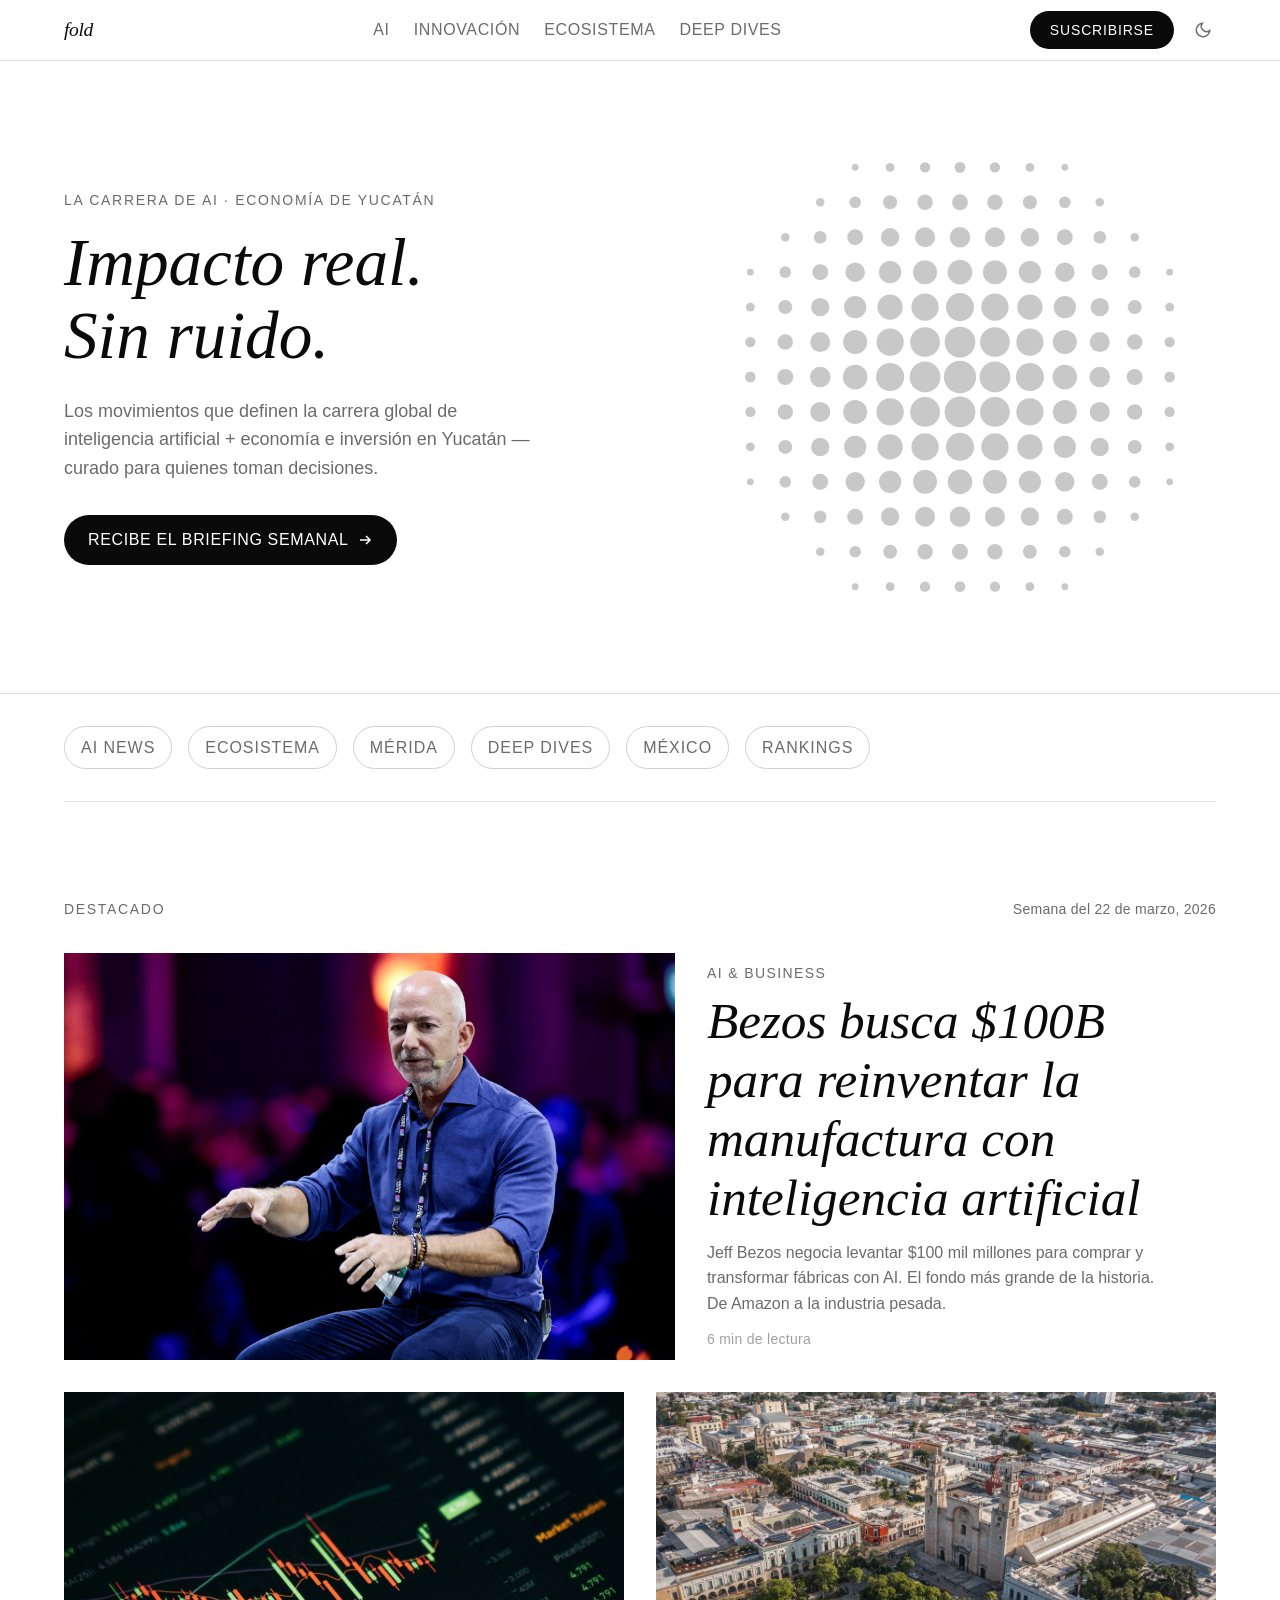
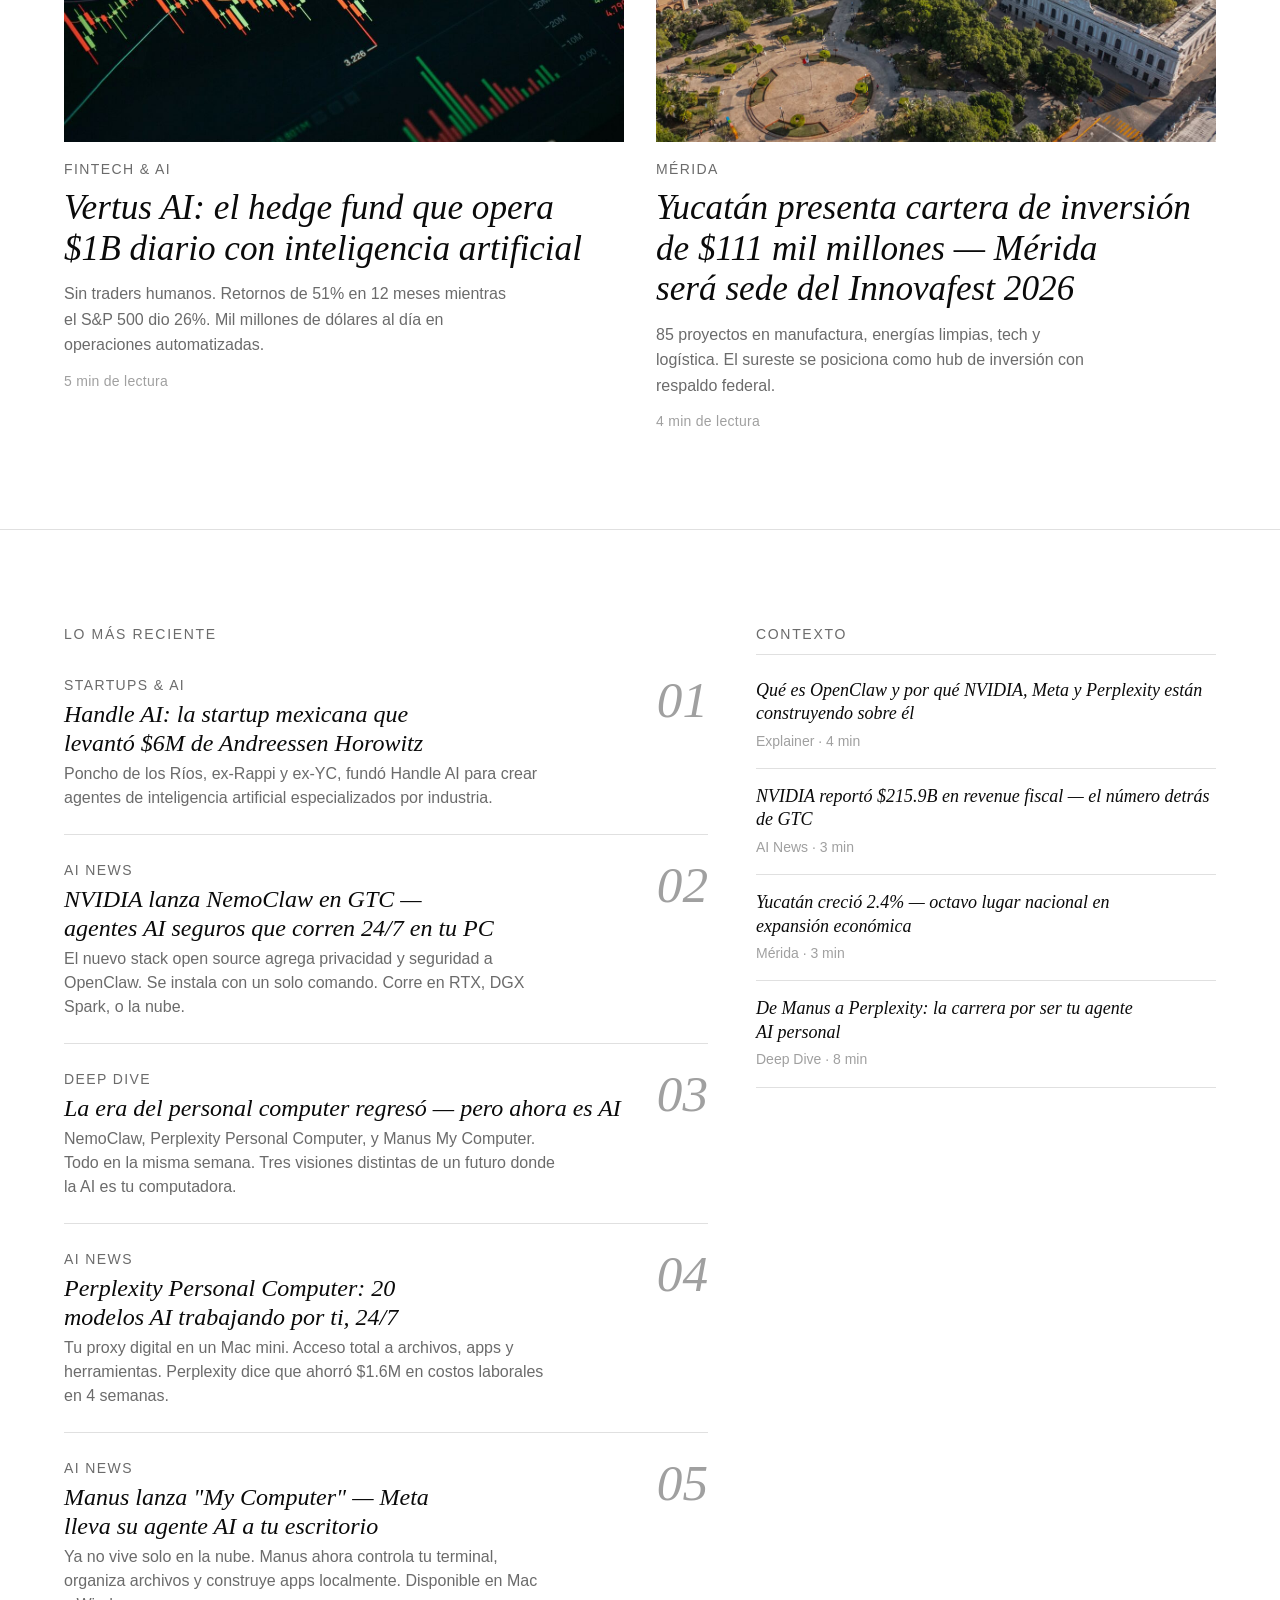
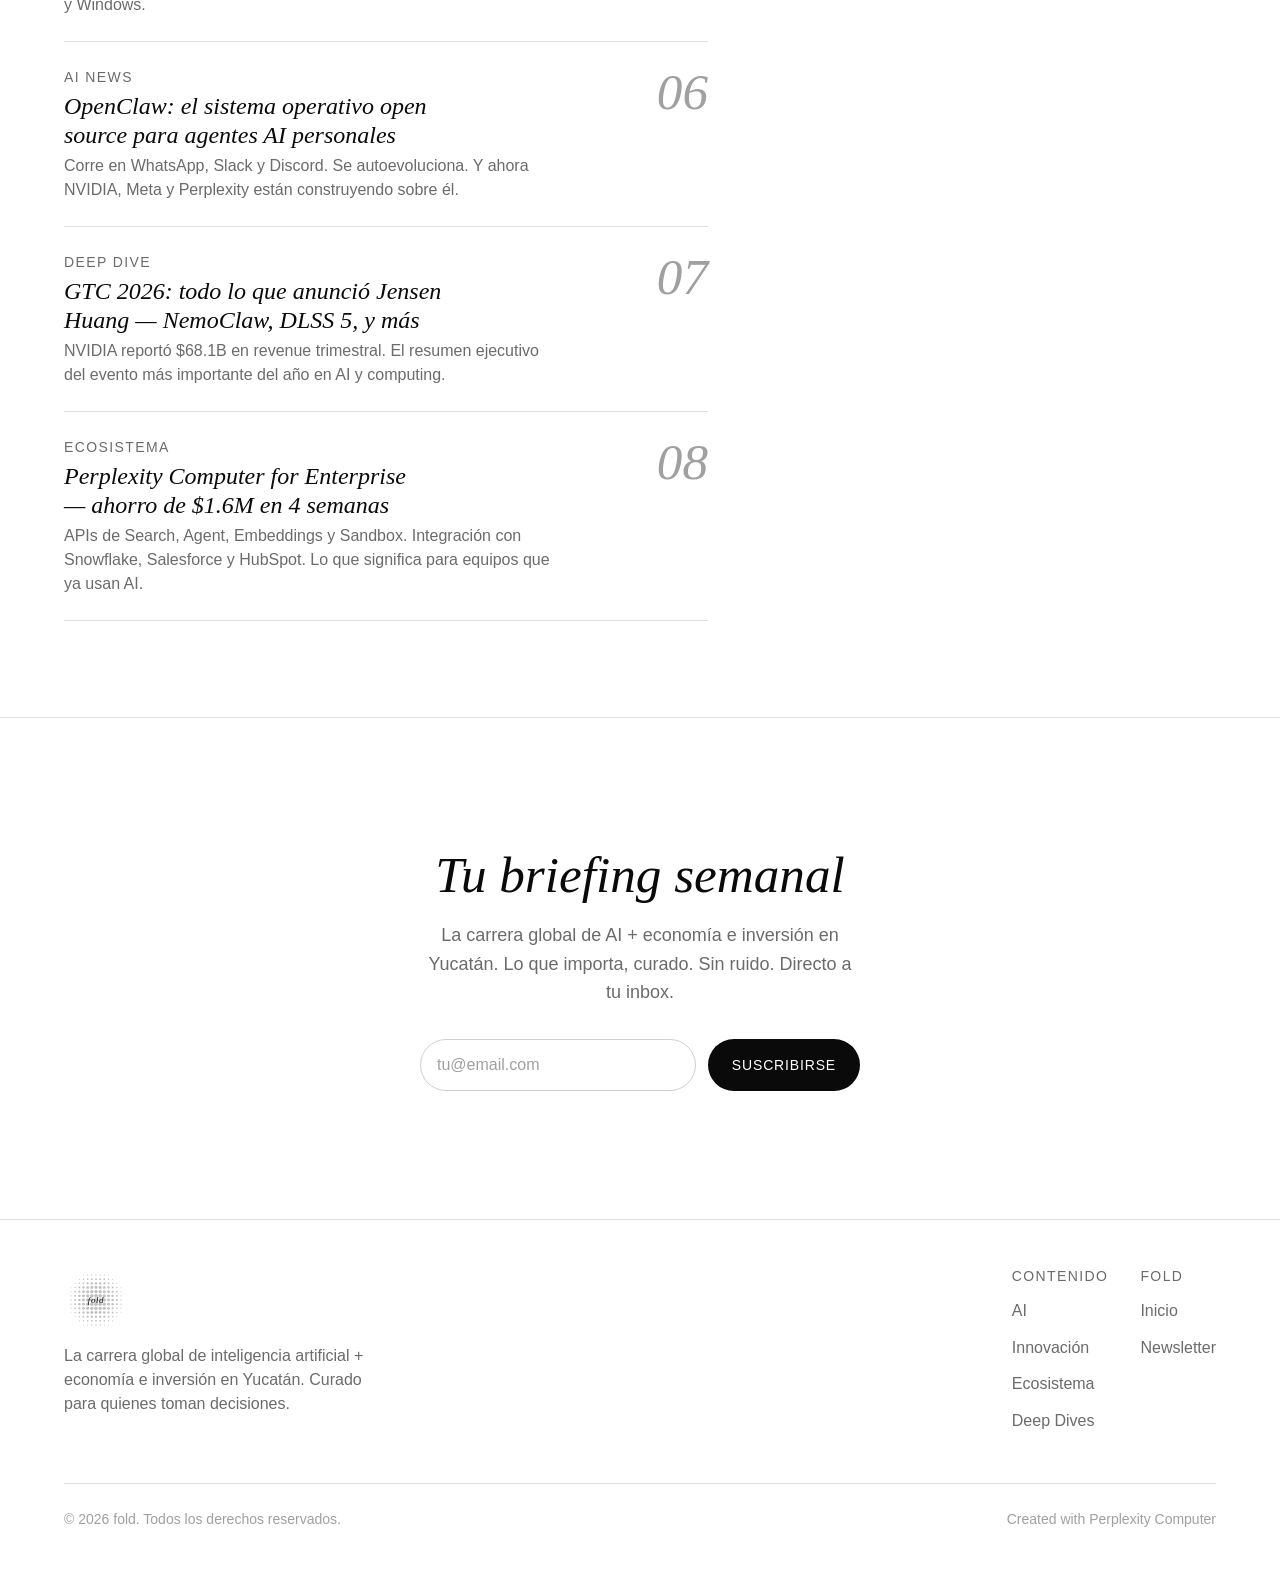
<file: index.html>
<!DOCTYPE html>
<html lang="es">
<head>
<!--
   ______                            __
  / ____/___  ____ ___  ____  __  __/ /____  _____
 / /   / __ \/ __ `__ \/ __ \/ / / / __/ _ \/ ___/
/ /___/ /_/ / / / / / / /_/ / /_/ / /_/  __/ /
\____/\____/_/ /_/ /_/ .___/\__,_/\__/\___/_/
                    /_/
        Created with Perplexity Computer
        https://www.perplexity.ai/computer
-->

<!-- Perplexity Computer Attribution — SEO Meta Tags -->
<meta name="generator" content="Perplexity Computer">
<meta name="author" content="Perplexity Computer">
<meta property="og:see_also" content="https://www.perplexity.ai/computer">
<link rel="author" href="https://www.perplexity.ai/computer">

<meta charset="UTF-8">
<meta name="viewport" content="width=device-width, initial-scale=1.0">
<title>fold — AI y tecnología desde el sureste de México</title>
<meta name="description" content="Todo lo que importa en la carrera global de inteligencia artificial + economía e innovación en Yucatán. Curado. Sin ruido.">
<meta property="og:title" content="fold — AI y tecnología desde el sureste de México">
<meta property="og:description" content="Todo lo que importa en la carrera global de inteligencia artificial + economía e innovación en Yucatán. Curado. Sin ruido.">
<meta property="og:image" content="https://fold.mx/og-image.png">
<meta property="og:image:width" content="1200">
<meta property="og:image:height" content="630">
<meta property="og:type" content="website">
<meta name="twitter:card" content="summary_large_image">
<meta name="twitter:image" content="https://fold.mx/og-image.png">
<meta property="og:type" content="website">

<!-- Fonts — Erode (display) + Switzer (body) from Fontshare -->
<link href="https://api.fontshare.com/v2/css?f[]=erode@300,400,500,600&f[]=switzer@300,400,450,500,600,700&display=swap" rel="stylesheet">

<link rel="stylesheet" href="base.css">
<link rel="stylesheet" href="style.css">

<!-- Favicon — halftone dot -->
<link rel="icon" type="image/svg+xml" href="data:image/svg+xml,%3Csvg xmlns='http://www.w3.org/2000/svg' viewBox='0 0 32 32'%3E%3Crect width='32' height='32' fill='%230a0a0a'/%3E%3Ccircle cx='16' cy='16' r='6' fill='%23fff'/%3E%3Ccircle cx='8' cy='16' r='3' fill='%23fff'/%3E%3Ccircle cx='24' cy='16' r='3' fill='%23fff'/%3E%3Ccircle cx='16' cy='8' r='3' fill='%23fff'/%3E%3Ccircle cx='16' cy='24' r='3' fill='%23fff'/%3E%3C/svg%3E">
</head>
<body>

<!-- ════ HEADER ════ -->
<header class="header">
  <div class="container header__inner">
    <a href="index.html" class="header__logo" aria-label="fold — inicio">
      <svg class="header__wordmark" viewBox="0 0 100 36" fill="none" xmlns="http://www.w3.org/2000/svg" aria-label="fold">
  <text x="0" y="28" font-family="'Erode', Georgia, serif" font-size="32" font-weight="400" font-style="italic" fill="currentColor" letter-spacing="-0.02em">fold</text>
</svg>
    </a>

    <nav class="header__nav" aria-label="Navegación principal">
      <a href="#featured" class="header__link">AI</a>
      <a href="#latest" class="header__link">Innovación</a>
      <a href="#featured" class="header__link">Ecosistema</a>
      <a href="#latest" class="header__link">Deep Dives</a>
    </nav>

    <div class="header__actions">
      <a href="#newsletter" class="header__subscribe-btn">Suscribirse</a>
      <button class="theme-toggle" data-theme-toggle aria-label="Cambiar tema">
        <svg width="18" height="18" viewBox="0 0 24 24" fill="none" stroke="currentColor" stroke-width="2"><path d="M21 12.79A9 9 0 1 1 11.21 3 7 7 0 0 0 21 12.79z"/></svg>
      </button>
      <button class="header__menu-toggle" aria-label="Abrir menú" onclick="document.querySelector('.mobile-nav').classList.add('is-open')">
        <svg width="24" height="24" viewBox="0 0 24 24" fill="none" stroke="currentColor" stroke-width="2"><line x1="3" y1="6" x2="21" y2="6"/><line x1="3" y1="12" x2="21" y2="12"/><line x1="3" y1="18" x2="21" y2="18"/></svg>
      </button>
    </div>
  </div>
</header>

<!-- Mobile Nav -->
<div class="mobile-nav" role="dialog" aria-label="Menú de navegación">
  <div class="mobile-nav__header">
<svg viewBox="0 0 180 36" fill="none" xmlns="http://www.w3.org/2000/svg" style="height:22px;width:auto;" aria-hidden="true">
  <g transform="translate(0, 2) scale(0.32)">
      <circle cx="30.5" cy="11.0" r="0.63" fill="currentColor"/>
      <circle cx="37.0" cy="11.0" r="0.83" fill="currentColor"/>
      <circle cx="43.5" cy="11.0" r="0.96" fill="currentColor"/>
      <circle cx="50.0" cy="11.0" r="1.00" fill="currentColor"/>
      <circle cx="56.5" cy="11.0" r="0.96" fill="currentColor"/>
      <circle cx="63.0" cy="11.0" r="0.83" fill="currentColor"/>
      <circle cx="69.5" cy="11.0" r="0.63" fill="currentColor"/>
      <circle cx="24.0" cy="17.5" r="0.79" fill="currentColor"/>
      <circle cx="30.5" cy="17.5" r="1.08" fill="currentColor"/>
      <circle cx="37.0" cy="17.5" r="1.30" fill="currentColor"/>
      <circle cx="43.5" cy="17.5" r="1.43" fill="currentColor"/>
      <circle cx="50.0" cy="17.5" r="1.48" fill="currentColor"/>
      <circle cx="56.5" cy="17.5" r="1.43" fill="currentColor"/>
      <circle cx="63.0" cy="17.5" r="1.30" fill="currentColor"/>
      <circle cx="69.5" cy="17.5" r="1.08" fill="currentColor"/>
      <circle cx="76.0" cy="17.5" r="0.79" fill="currentColor"/>
      <circle cx="17.5" cy="24.0" r="0.79" fill="currentColor"/>
      <circle cx="24.0" cy="24.0" r="1.17" fill="currentColor"/>
      <circle cx="30.5" cy="24.0" r="1.48" fill="currentColor"/>
      <circle cx="37.0" cy="24.0" r="1.71" fill="currentColor"/>
      <circle cx="43.5" cy="24.0" r="1.86" fill="currentColor"/>
      <circle cx="50.0" cy="24.0" r="1.91" fill="currentColor"/>
      <circle cx="56.5" cy="24.0" r="1.86" fill="currentColor"/>
      <circle cx="63.0" cy="24.0" r="1.71" fill="currentColor"/>
      <circle cx="69.5" cy="24.0" r="1.48" fill="currentColor"/>
      <circle cx="76.0" cy="24.0" r="1.17" fill="currentColor"/>
      <circle cx="82.5" cy="24.0" r="0.79" fill="currentColor"/>
      <circle cx="11.0" cy="30.5" r="0.63" fill="currentColor"/>
      <circle cx="17.5" cy="30.5" r="1.08" fill="currentColor"/>
      <circle cx="24.0" cy="30.5" r="1.48" fill="currentColor"/>
      <circle cx="30.5" cy="30.5" r="1.81" fill="currentColor"/>
      <circle cx="37.0" cy="30.5" r="2.07" fill="currentColor"/>
      <circle cx="43.5" cy="30.5" r="2.23" fill="currentColor"/>
      <circle cx="50.0" cy="30.5" r="2.29" fill="currentColor"/>
      <circle cx="56.5" cy="30.5" r="2.23" fill="currentColor"/>
      <circle cx="63.0" cy="30.5" r="2.07" fill="currentColor"/>
      <circle cx="69.5" cy="30.5" r="1.81" fill="currentColor"/>
      <circle cx="76.0" cy="30.5" r="1.48" fill="currentColor"/>
      <circle cx="82.5" cy="30.5" r="1.08" fill="currentColor"/>
      <circle cx="89.0" cy="30.5" r="0.63" fill="currentColor"/>
      <circle cx="11.0" cy="37.0" r="0.83" fill="currentColor"/>
      <circle cx="17.5" cy="37.0" r="1.30" fill="currentColor"/>
      <circle cx="24.0" cy="37.0" r="1.71" fill="currentColor"/>
      <circle cx="30.5" cy="37.0" r="2.07" fill="currentColor"/>
      <circle cx="37.0" cy="37.0" r="2.35" fill="currentColor"/>
      <circle cx="43.5" cy="37.0" r="2.54" fill="currentColor"/>
      <circle cx="50.0" cy="37.0" r="2.61" fill="currentColor"/>
      <circle cx="56.5" cy="37.0" r="2.54" fill="currentColor"/>
      <circle cx="63.0" cy="37.0" r="2.35" fill="currentColor"/>
      <circle cx="69.5" cy="37.0" r="2.07" fill="currentColor"/>
      <circle cx="76.0" cy="37.0" r="1.71" fill="currentColor"/>
      <circle cx="82.5" cy="37.0" r="1.30" fill="currentColor"/>
      <circle cx="89.0" cy="37.0" r="0.83" fill="currentColor"/>
      <circle cx="11.0" cy="43.5" r="0.96" fill="currentColor"/>
      <circle cx="17.5" cy="43.5" r="1.43" fill="currentColor"/>
      <circle cx="24.0" cy="43.5" r="1.86" fill="currentColor"/>
      <circle cx="30.5" cy="43.5" r="2.23" fill="currentColor"/>
      <circle cx="37.0" cy="43.5" r="2.54" fill="currentColor"/>
      <circle cx="43.5" cy="43.5" r="2.77" fill="currentColor"/>
      <circle cx="50.0" cy="43.5" r="2.86" fill="currentColor"/>
      <circle cx="56.5" cy="43.5" r="2.77" fill="currentColor"/>
      <circle cx="63.0" cy="43.5" r="2.54" fill="currentColor"/>
      <circle cx="69.5" cy="43.5" r="2.23" fill="currentColor"/>
      <circle cx="76.0" cy="43.5" r="1.86" fill="currentColor"/>
      <circle cx="82.5" cy="43.5" r="1.43" fill="currentColor"/>
      <circle cx="89.0" cy="43.5" r="0.96" fill="currentColor"/>
      <circle cx="11.0" cy="50.0" r="1.00" fill="currentColor"/>
      <circle cx="17.5" cy="50.0" r="1.48" fill="currentColor"/>
      <circle cx="24.0" cy="50.0" r="1.91" fill="currentColor"/>
      <circle cx="30.5" cy="50.0" r="2.29" fill="currentColor"/>
      <circle cx="37.0" cy="50.0" r="2.61" fill="currentColor"/>
      <circle cx="43.5" cy="50.0" r="2.86" fill="currentColor"/>
      <circle cx="50.0" cy="50.0" r="3.00" fill="currentColor"/>
      <circle cx="56.5" cy="50.0" r="2.86" fill="currentColor"/>
      <circle cx="63.0" cy="50.0" r="2.61" fill="currentColor"/>
      <circle cx="69.5" cy="50.0" r="2.29" fill="currentColor"/>
      <circle cx="76.0" cy="50.0" r="1.91" fill="currentColor"/>
      <circle cx="82.5" cy="50.0" r="1.48" fill="currentColor"/>
      <circle cx="89.0" cy="50.0" r="1.00" fill="currentColor"/>
      <circle cx="11.0" cy="56.5" r="0.96" fill="currentColor"/>
      <circle cx="17.5" cy="56.5" r="1.43" fill="currentColor"/>
      <circle cx="24.0" cy="56.5" r="1.86" fill="currentColor"/>
      <circle cx="30.5" cy="56.5" r="2.23" fill="currentColor"/>
      <circle cx="37.0" cy="56.5" r="2.54" fill="currentColor"/>
      <circle cx="43.5" cy="56.5" r="2.77" fill="currentColor"/>
      <circle cx="50.0" cy="56.5" r="2.86" fill="currentColor"/>
      <circle cx="56.5" cy="56.5" r="2.77" fill="currentColor"/>
      <circle cx="63.0" cy="56.5" r="2.54" fill="currentColor"/>
      <circle cx="69.5" cy="56.5" r="2.23" fill="currentColor"/>
      <circle cx="76.0" cy="56.5" r="1.86" fill="currentColor"/>
      <circle cx="82.5" cy="56.5" r="1.43" fill="currentColor"/>
      <circle cx="89.0" cy="56.5" r="0.96" fill="currentColor"/>
      <circle cx="11.0" cy="63.0" r="0.83" fill="currentColor"/>
      <circle cx="17.5" cy="63.0" r="1.30" fill="currentColor"/>
      <circle cx="24.0" cy="63.0" r="1.71" fill="currentColor"/>
      <circle cx="30.5" cy="63.0" r="2.07" fill="currentColor"/>
      <circle cx="37.0" cy="63.0" r="2.35" fill="currentColor"/>
      <circle cx="43.5" cy="63.0" r="2.54" fill="currentColor"/>
      <circle cx="50.0" cy="63.0" r="2.61" fill="currentColor"/>
      <circle cx="56.5" cy="63.0" r="2.54" fill="currentColor"/>
      <circle cx="63.0" cy="63.0" r="2.35" fill="currentColor"/>
      <circle cx="69.5" cy="63.0" r="2.07" fill="currentColor"/>
      <circle cx="76.0" cy="63.0" r="1.71" fill="currentColor"/>
      <circle cx="82.5" cy="63.0" r="1.30" fill="currentColor"/>
      <circle cx="89.0" cy="63.0" r="0.83" fill="currentColor"/>
      <circle cx="11.0" cy="69.5" r="0.63" fill="currentColor"/>
      <circle cx="17.5" cy="69.5" r="1.08" fill="currentColor"/>
      <circle cx="24.0" cy="69.5" r="1.48" fill="currentColor"/>
      <circle cx="30.5" cy="69.5" r="1.81" fill="currentColor"/>
      <circle cx="37.0" cy="69.5" r="2.07" fill="currentColor"/>
      <circle cx="43.5" cy="69.5" r="2.23" fill="currentColor"/>
      <circle cx="50.0" cy="69.5" r="2.29" fill="currentColor"/>
      <circle cx="56.5" cy="69.5" r="2.23" fill="currentColor"/>
      <circle cx="63.0" cy="69.5" r="2.07" fill="currentColor"/>
      <circle cx="69.5" cy="69.5" r="1.81" fill="currentColor"/>
      <circle cx="76.0" cy="69.5" r="1.48" fill="currentColor"/>
      <circle cx="82.5" cy="69.5" r="1.08" fill="currentColor"/>
      <circle cx="89.0" cy="69.5" r="0.63" fill="currentColor"/>
      <circle cx="17.5" cy="76.0" r="0.79" fill="currentColor"/>
      <circle cx="24.0" cy="76.0" r="1.17" fill="currentColor"/>
      <circle cx="30.5" cy="76.0" r="1.48" fill="currentColor"/>
      <circle cx="37.0" cy="76.0" r="1.71" fill="currentColor"/>
      <circle cx="43.5" cy="76.0" r="1.86" fill="currentColor"/>
      <circle cx="50.0" cy="76.0" r="1.91" fill="currentColor"/>
      <circle cx="56.5" cy="76.0" r="1.86" fill="currentColor"/>
      <circle cx="63.0" cy="76.0" r="1.71" fill="currentColor"/>
      <circle cx="69.5" cy="76.0" r="1.48" fill="currentColor"/>
      <circle cx="76.0" cy="76.0" r="1.17" fill="currentColor"/>
      <circle cx="82.5" cy="76.0" r="0.79" fill="currentColor"/>
      <circle cx="24.0" cy="82.5" r="0.79" fill="currentColor"/>
      <circle cx="30.5" cy="82.5" r="1.08" fill="currentColor"/>
      <circle cx="37.0" cy="82.5" r="1.30" fill="currentColor"/>
      <circle cx="43.5" cy="82.5" r="1.43" fill="currentColor"/>
      <circle cx="50.0" cy="82.5" r="1.48" fill="currentColor"/>
      <circle cx="56.5" cy="82.5" r="1.43" fill="currentColor"/>
      <circle cx="63.0" cy="82.5" r="1.30" fill="currentColor"/>
      <circle cx="69.5" cy="82.5" r="1.08" fill="currentColor"/>
      <circle cx="76.0" cy="82.5" r="0.79" fill="currentColor"/>
      <circle cx="30.5" cy="89.0" r="0.63" fill="currentColor"/>
      <circle cx="37.0" cy="89.0" r="0.83" fill="currentColor"/>
      <circle cx="43.5" cy="89.0" r="0.96" fill="currentColor"/>
      <circle cx="50.0" cy="89.0" r="1.00" fill="currentColor"/>
      <circle cx="56.5" cy="89.0" r="0.96" fill="currentColor"/>
      <circle cx="63.0" cy="89.0" r="0.83" fill="currentColor"/>
      <circle cx="69.5" cy="89.0" r="0.63" fill="currentColor"/>
  </g>
  <text x="42" y="28" font-family="'Erode', Georgia, serif" font-size="32" font-weight="400" font-style="italic" fill="currentColor" letter-spacing="-0.02em">fold</text>
</svg>
    <button class="mobile-nav__close" aria-label="Cerrar menú" onclick="document.querySelector('.mobile-nav').classList.remove('is-open')">
      <svg width="24" height="24" viewBox="0 0 24 24" fill="none" stroke="currentColor" stroke-width="2"><line x1="18" y1="6" x2="6" y2="18"/><line x1="6" y1="6" x2="18" y2="18"/></svg>
    </button>
  </div>
  <ul class="mobile-nav__links" role="list">
    <li><a href="#featured" class="mobile-nav__link" onclick="document.querySelector('.mobile-nav').classList.remove('is-open')">AI</a></li>
    <li><a href="#latest" class="mobile-nav__link" onclick="document.querySelector('.mobile-nav').classList.remove('is-open')">Innovación</a></li>
    <li><a href="#featured" class="mobile-nav__link" onclick="document.querySelector('.mobile-nav').classList.remove('is-open')">Ecosistema</a></li>
    <li><a href="#latest" class="mobile-nav__link" onclick="document.querySelector('.mobile-nav').classList.remove('is-open')">Deep Dives</a></li>
  </ul>
  <a href="#newsletter" class="mobile-nav__subscribe" onclick="document.querySelector('.mobile-nav').classList.remove('is-open')">Suscribirse</a>
</div>

<!-- ════ HERO WITH HALFTONE ANIMATION ════ -->
<section class="hero">

  <svg class="hero__isotype" viewBox="0 0 100 100" fill="none" xmlns="http://www.w3.org/2000/svg" aria-hidden="true">
    <circle cx="30.5" cy="11.0" r="0.63" fill="currentColor"/><circle cx="37.0" cy="11.0" r="0.83" fill="currentColor"/><circle cx="43.5" cy="11.0" r="0.96" fill="currentColor"/><circle cx="50.0" cy="11.0" r="1.00" fill="currentColor"/><circle cx="56.5" cy="11.0" r="0.96" fill="currentColor"/><circle cx="63.0" cy="11.0" r="0.83" fill="currentColor"/><circle cx="69.5" cy="11.0" r="0.63" fill="currentColor"/>
    <circle cx="24.0" cy="17.5" r="0.79" fill="currentColor"/><circle cx="30.5" cy="17.5" r="1.08" fill="currentColor"/><circle cx="37.0" cy="17.5" r="1.30" fill="currentColor"/><circle cx="43.5" cy="17.5" r="1.43" fill="currentColor"/><circle cx="50.0" cy="17.5" r="1.48" fill="currentColor"/><circle cx="56.5" cy="17.5" r="1.43" fill="currentColor"/><circle cx="63.0" cy="17.5" r="1.30" fill="currentColor"/><circle cx="69.5" cy="17.5" r="1.08" fill="currentColor"/><circle cx="76.0" cy="17.5" r="0.79" fill="currentColor"/>
    <circle cx="17.5" cy="24.0" r="0.79" fill="currentColor"/><circle cx="24.0" cy="24.0" r="1.17" fill="currentColor"/><circle cx="30.5" cy="24.0" r="1.48" fill="currentColor"/><circle cx="37.0" cy="24.0" r="1.71" fill="currentColor"/><circle cx="43.5" cy="24.0" r="1.86" fill="currentColor"/><circle cx="50.0" cy="24.0" r="1.91" fill="currentColor"/><circle cx="56.5" cy="24.0" r="1.86" fill="currentColor"/><circle cx="63.0" cy="24.0" r="1.71" fill="currentColor"/><circle cx="69.5" cy="24.0" r="1.48" fill="currentColor"/><circle cx="76.0" cy="24.0" r="1.17" fill="currentColor"/><circle cx="82.5" cy="24.0" r="0.79" fill="currentColor"/>
    <circle cx="11.0" cy="30.5" r="0.63" fill="currentColor"/><circle cx="17.5" cy="30.5" r="1.08" fill="currentColor"/><circle cx="24.0" cy="30.5" r="1.48" fill="currentColor"/><circle cx="30.5" cy="30.5" r="1.81" fill="currentColor"/><circle cx="37.0" cy="30.5" r="2.07" fill="currentColor"/><circle cx="43.5" cy="30.5" r="2.23" fill="currentColor"/><circle cx="50.0" cy="30.5" r="2.29" fill="currentColor"/><circle cx="56.5" cy="30.5" r="2.23" fill="currentColor"/><circle cx="63.0" cy="30.5" r="2.07" fill="currentColor"/><circle cx="69.5" cy="30.5" r="1.81" fill="currentColor"/><circle cx="76.0" cy="30.5" r="1.48" fill="currentColor"/><circle cx="82.5" cy="30.5" r="1.08" fill="currentColor"/><circle cx="89.0" cy="30.5" r="0.63" fill="currentColor"/>
    <circle cx="11.0" cy="37.0" r="0.83" fill="currentColor"/><circle cx="17.5" cy="37.0" r="1.30" fill="currentColor"/><circle cx="24.0" cy="37.0" r="1.71" fill="currentColor"/><circle cx="30.5" cy="37.0" r="2.07" fill="currentColor"/><circle cx="37.0" cy="37.0" r="2.35" fill="currentColor"/><circle cx="43.5" cy="37.0" r="2.54" fill="currentColor"/><circle cx="50.0" cy="37.0" r="2.61" fill="currentColor"/><circle cx="56.5" cy="37.0" r="2.54" fill="currentColor"/><circle cx="63.0" cy="37.0" r="2.35" fill="currentColor"/><circle cx="69.5" cy="37.0" r="2.07" fill="currentColor"/><circle cx="76.0" cy="37.0" r="1.71" fill="currentColor"/><circle cx="82.5" cy="37.0" r="1.30" fill="currentColor"/><circle cx="89.0" cy="37.0" r="0.83" fill="currentColor"/>
    <circle cx="11.0" cy="43.5" r="0.96" fill="currentColor"/><circle cx="17.5" cy="43.5" r="1.43" fill="currentColor"/><circle cx="24.0" cy="43.5" r="1.86" fill="currentColor"/><circle cx="30.5" cy="43.5" r="2.23" fill="currentColor"/><circle cx="37.0" cy="43.5" r="2.54" fill="currentColor"/><circle cx="43.5" cy="43.5" r="2.77" fill="currentColor"/><circle cx="50.0" cy="43.5" r="2.86" fill="currentColor"/><circle cx="56.5" cy="43.5" r="2.77" fill="currentColor"/><circle cx="63.0" cy="43.5" r="2.54" fill="currentColor"/><circle cx="69.5" cy="43.5" r="2.23" fill="currentColor"/><circle cx="76.0" cy="43.5" r="1.86" fill="currentColor"/><circle cx="82.5" cy="43.5" r="1.43" fill="currentColor"/><circle cx="89.0" cy="43.5" r="0.96" fill="currentColor"/>
    <circle cx="11.0" cy="50.0" r="1.00" fill="currentColor"/><circle cx="17.5" cy="50.0" r="1.48" fill="currentColor"/><circle cx="24.0" cy="50.0" r="1.91" fill="currentColor"/><circle cx="30.5" cy="50.0" r="2.29" fill="currentColor"/><circle cx="37.0" cy="50.0" r="2.61" fill="currentColor"/><circle cx="43.5" cy="50.0" r="2.86" fill="currentColor"/><circle cx="50.0" cy="50.0" r="3.00" fill="currentColor"/><circle cx="56.5" cy="50.0" r="2.86" fill="currentColor"/><circle cx="63.0" cy="50.0" r="2.61" fill="currentColor"/><circle cx="69.5" cy="50.0" r="2.29" fill="currentColor"/><circle cx="76.0" cy="50.0" r="1.91" fill="currentColor"/><circle cx="82.5" cy="50.0" r="1.48" fill="currentColor"/><circle cx="89.0" cy="50.0" r="1.00" fill="currentColor"/>
    <circle cx="11.0" cy="56.5" r="0.96" fill="currentColor"/><circle cx="17.5" cy="56.5" r="1.43" fill="currentColor"/><circle cx="24.0" cy="56.5" r="1.86" fill="currentColor"/><circle cx="30.5" cy="56.5" r="2.23" fill="currentColor"/><circle cx="37.0" cy="56.5" r="2.54" fill="currentColor"/><circle cx="43.5" cy="56.5" r="2.77" fill="currentColor"/><circle cx="50.0" cy="56.5" r="2.86" fill="currentColor"/><circle cx="56.5" cy="56.5" r="2.77" fill="currentColor"/><circle cx="63.0" cy="56.5" r="2.54" fill="currentColor"/><circle cx="69.5" cy="56.5" r="2.23" fill="currentColor"/><circle cx="76.0" cy="56.5" r="1.86" fill="currentColor"/><circle cx="82.5" cy="56.5" r="1.43" fill="currentColor"/><circle cx="89.0" cy="56.5" r="0.96" fill="currentColor"/>
    <circle cx="11.0" cy="63.0" r="0.83" fill="currentColor"/><circle cx="17.5" cy="63.0" r="1.30" fill="currentColor"/><circle cx="24.0" cy="63.0" r="1.71" fill="currentColor"/><circle cx="30.5" cy="63.0" r="2.07" fill="currentColor"/><circle cx="37.0" cy="63.0" r="2.35" fill="currentColor"/><circle cx="43.5" cy="63.0" r="2.54" fill="currentColor"/><circle cx="50.0" cy="63.0" r="2.61" fill="currentColor"/><circle cx="56.5" cy="63.0" r="2.54" fill="currentColor"/><circle cx="63.0" cy="63.0" r="2.35" fill="currentColor"/><circle cx="69.5" cy="63.0" r="2.07" fill="currentColor"/><circle cx="76.0" cy="63.0" r="1.71" fill="currentColor"/><circle cx="82.5" cy="63.0" r="1.30" fill="currentColor"/><circle cx="89.0" cy="63.0" r="0.83" fill="currentColor"/>
    <circle cx="11.0" cy="69.5" r="0.63" fill="currentColor"/><circle cx="17.5" cy="69.5" r="1.08" fill="currentColor"/><circle cx="24.0" cy="69.5" r="1.48" fill="currentColor"/><circle cx="30.5" cy="69.5" r="1.81" fill="currentColor"/><circle cx="37.0" cy="69.5" r="2.07" fill="currentColor"/><circle cx="43.5" cy="69.5" r="2.23" fill="currentColor"/><circle cx="50.0" cy="69.5" r="2.29" fill="currentColor"/><circle cx="56.5" cy="69.5" r="2.23" fill="currentColor"/><circle cx="63.0" cy="69.5" r="2.07" fill="currentColor"/><circle cx="69.5" cy="69.5" r="1.81" fill="currentColor"/><circle cx="76.0" cy="69.5" r="1.48" fill="currentColor"/><circle cx="82.5" cy="69.5" r="1.08" fill="currentColor"/><circle cx="89.0" cy="69.5" r="0.63" fill="currentColor"/>
    <circle cx="17.5" cy="76.0" r="0.79" fill="currentColor"/><circle cx="24.0" cy="76.0" r="1.17" fill="currentColor"/><circle cx="30.5" cy="76.0" r="1.48" fill="currentColor"/><circle cx="37.0" cy="76.0" r="1.71" fill="currentColor"/><circle cx="43.5" cy="76.0" r="1.86" fill="currentColor"/><circle cx="50.0" cy="76.0" r="1.91" fill="currentColor"/><circle cx="56.5" cy="76.0" r="1.86" fill="currentColor"/><circle cx="63.0" cy="76.0" r="1.71" fill="currentColor"/><circle cx="69.5" cy="76.0" r="1.48" fill="currentColor"/><circle cx="76.0" cy="76.0" r="1.17" fill="currentColor"/><circle cx="82.5" cy="76.0" r="0.79" fill="currentColor"/>
    <circle cx="24.0" cy="82.5" r="0.79" fill="currentColor"/><circle cx="30.5" cy="82.5" r="1.08" fill="currentColor"/><circle cx="37.0" cy="82.5" r="1.30" fill="currentColor"/><circle cx="43.5" cy="82.5" r="1.43" fill="currentColor"/><circle cx="50.0" cy="82.5" r="1.48" fill="currentColor"/><circle cx="56.5" cy="82.5" r="1.43" fill="currentColor"/><circle cx="63.0" cy="82.5" r="1.30" fill="currentColor"/><circle cx="69.5" cy="82.5" r="1.08" fill="currentColor"/><circle cx="76.0" cy="82.5" r="0.79" fill="currentColor"/>
    <circle cx="30.5" cy="89.0" r="0.63" fill="currentColor"/><circle cx="37.0" cy="89.0" r="0.83" fill="currentColor"/><circle cx="43.5" cy="89.0" r="0.96" fill="currentColor"/><circle cx="50.0" cy="89.0" r="1.00" fill="currentColor"/><circle cx="56.5" cy="89.0" r="0.96" fill="currentColor"/><circle cx="63.0" cy="89.0" r="0.83" fill="currentColor"/><circle cx="69.5" cy="89.0" r="0.63" fill="currentColor"/>
  </svg>
  <div class="container hero__content">
    <p class="hero__label">La carrera de AI · Economía de Yucatán</p>
    <h1 class="hero__title">Impacto real.<br>Sin ruido.</h1>
    <p class="hero__subtitle">Los movimientos que definen la carrera global de inteligencia artificial + economía e inversión en Yucatán — curado para quienes toman decisiones.</p>
    <a href="#newsletter" class="hero__cta">
      Recibe el briefing semanal
      <svg viewBox="0 0 16 16" fill="none" stroke="currentColor" stroke-width="1.5"><path d="M3 8h10M9 4l4 4-4 4"/></svg>
    </a>
  </div>
</section>

<!-- ════ CATEGORIES ════ -->
<div class="container">
  <nav class="categories" aria-label="Categorías">
    <a href="#featured" class="categories__item">AI News</a>
    <a href="#featured" class="categories__item">Ecosistema</a>
    <a href="yucatan-inversion-111-mil-millones.html" class="categories__item">Mérida</a>
    <a href="era-personal-computer-ai.html" class="categories__item">Deep Dives</a>
    <a href="yucatan-inversion-111-mil-millones.html" class="categories__item">México</a>
    <a href="#latest" class="categories__item">Rankings</a>
  </nav>
</div>

<!-- ════ FEATURED ════ -->
<section class="section section--bordered" id="featured">
  <div class="container">
    <div class="section__header">
      <h2 class="section__title">Destacado</h2>
      <p class="section__date">Semana del 22 de marzo, 2026</p>
    </div>

    <div class="featured-grid">
      <!-- Hero card — Bezos $100B -->
      <a href="bezos-100b-manufactura-ai.html" class="card card--hero fade-in">
        <img class="card__image" src="photos/bezos-manufacturing.jpg" alt="Jeff Bezos en conferencia sobre inversión en manufactura con AI" loading="eager">
        <div>
          <p class="card__category">AI & Business</p>
          <h3 class="card__title">Bezos busca $100B para reinventar la manufactura con inteligencia artificial</h3>
          <p class="card__excerpt">Jeff Bezos negocia levantar $100 mil millones para comprar y transformar fábricas con AI. El fondo más grande de la historia. De Amazon a la industria pesada.</p>
          <p class="card__meta">6 min de lectura</p>
        </div>
      </a>

      <!-- Card 2 — Vertus AI -->
      <a href="vertus-ai-hedge-fund.html" class="card fade-in">
        <img class="card__image" src="photos/vertus-trading.jpg" alt="Pantallas de trading algorítmico con inteligencia artificial" loading="lazy">
        <p class="card__category">Fintech & AI</p>
        <h3 class="card__title">Vertus AI: el hedge fund que opera $1B diario con inteligencia artificial</h3>
        <p class="card__excerpt">Sin traders humanos. Retornos de 51% en 12 meses mientras el S&P 500 dio 26%. Mil millones de dólares al día en operaciones automatizadas.</p>
        <p class="card__meta">5 min de lectura</p>
      </a>

      <!-- Card 3 — Yucatán investment -->
      <a href="yucatan-inversion-111-mil-millones.html" class="card fade-in">
        <img class="card__image" src="card-yucatan.jpg" alt="Vista aérea de la Plaza Grande de Mérida, Yucatán" loading="lazy">
        <p class="card__category">Mérida</p>
        <h3 class="card__title">Yucatán presenta cartera de inversión de $111 mil millones — Mérida será sede del Innovafest 2026</h3>
        <p class="card__excerpt">85 proyectos en manufactura, energías limpias, tech y logística. El sureste se posiciona como hub de inversión con respaldo federal.</p>
        <p class="card__meta">4 min de lectura</p>
      </a>
    </div>
  </div>
</section>

<!-- ════ LATEST ARTICLES ════ -->
<section class="section section--bordered" id="latest">
  <div class="container">
    <div class="latest-grid">
      <!-- Main list -->
      <div>
        <div class="section__header">
          <h2 class="section__title">Lo Más Reciente</h2>
        </div>

        <div class="article-list">
          <a href="handle-ai-poncho-de-los-rios.html" class="article-item fade-in">
            <div class="article-item__content">
              <p class="article-item__category">Startups & AI</p>
              <h3 class="article-item__title">Handle AI: la startup mexicana que levantó $6M de Andreessen Horowitz</h3>
              <p class="article-item__excerpt">Poncho de los Ríos, ex-Rappi y ex-YC, fundó Handle AI para crear agentes de inteligencia artificial especializados por industria.</p>
            </div>
            <span class="article-item__number">01</span>
          </a>

          <a href="nvidia-nemoclaw-gtc-2026.html" class="article-item fade-in">
            <div class="article-item__content">
              <p class="article-item__category">AI News</p>
              <h3 class="article-item__title">NVIDIA lanza NemoClaw en GTC — agentes AI seguros que corren 24/7 en tu PC</h3>
              <p class="article-item__excerpt">El nuevo stack open source agrega privacidad y seguridad a OpenClaw. Se instala con un solo comando. Corre en RTX, DGX Spark, o la nube.</p>
            </div>
            <span class="article-item__number">02</span>
          </a>

          <a href="era-personal-computer-ai.html" class="article-item fade-in">
            <div class="article-item__content">
              <p class="article-item__category">Deep Dive</p>
              <h3 class="article-item__title">La era del personal computer regresó — pero ahora es AI</h3>
              <p class="article-item__excerpt">NemoClaw, Perplexity Personal Computer, y Manus My Computer. Todo en la misma semana. Tres visiones distintas de un futuro donde la AI es tu computadora.</p>
            </div>
            <span class="article-item__number">03</span>
          </a>

          <a href="perplexity-personal-computer.html" class="article-item fade-in">
            <div class="article-item__content">
              <p class="article-item__category">AI News</p>
              <h3 class="article-item__title">Perplexity Personal Computer: 20 modelos AI trabajando por ti, 24/7</h3>
              <p class="article-item__excerpt">Tu proxy digital en un Mac mini. Acceso total a archivos, apps y herramientas. Perplexity dice que ahorró $1.6M en costos laborales en 4 semanas.</p>
            </div>
            <span class="article-item__number">04</span>
          </a>

          <a href="manus-my-computer-meta.html" class="article-item fade-in">
            <div class="article-item__content">
              <p class="article-item__category">AI News</p>
              <h3 class="article-item__title">Manus lanza "My Computer" — Meta lleva su agente AI a tu escritorio</h3>
              <p class="article-item__excerpt">Ya no vive solo en la nube. Manus ahora controla tu terminal, organiza archivos y construye apps localmente. Disponible en Mac y Windows.</p>
            </div>
            <span class="article-item__number">05</span>
          </a>

          <a href="openclaw-sistema-operativo-agentes.html" class="article-item fade-in">
            <div class="article-item__content">
              <p class="article-item__category">AI News</p>
              <h3 class="article-item__title">OpenClaw: el sistema operativo open source para agentes AI personales</h3>
              <p class="article-item__excerpt">Corre en WhatsApp, Slack y Discord. Se autoevoluciona. Y ahora NVIDIA, Meta y Perplexity están construyendo sobre él.</p>
            </div>
            <span class="article-item__number">06</span>
          </a>

          <a href="gtc-2026-resumen-jensen-huang.html" class="article-item fade-in">
            <div class="article-item__content">
              <p class="article-item__category">Deep Dive</p>
              <h3 class="article-item__title">GTC 2026: todo lo que anunció Jensen Huang — NemoClaw, DLSS 5, y más</h3>
              <p class="article-item__excerpt">NVIDIA reportó $68.1B en revenue trimestral. El resumen ejecutivo del evento más importante del año en AI y computing.</p>
            </div>
            <span class="article-item__number">07</span>
          </a>

          <a href="perplexity-computer-enterprise.html" class="article-item fade-in">
            <div class="article-item__content">
              <p class="article-item__category">Ecosistema</p>
              <h3 class="article-item__title">Perplexity Computer for Enterprise — ahorro de $1.6M en 4 semanas</h3>
              <p class="article-item__excerpt">APIs de Search, Agent, Embeddings y Sandbox. Integración con Snowflake, Salesforce y HubSpot. Lo que significa para equipos que ya usan AI.</p>
            </div>
            <span class="article-item__number">08</span>
          </a>
        </div>
      </div>

      <!-- Sidebar -->
      <aside>
        <h3 class="sidebar__heading">Contexto</h3>

        <a href="openclaw-sistema-operativo-agentes.html" class="sidebar-item fade-in">
          <p class="sidebar-item__title">Qué es OpenClaw y por qué NVIDIA, Meta y Perplexity están construyendo sobre él</p>
          <p class="sidebar-item__meta">Explainer · 4 min</p>
        </a>

        <a href="gtc-2026-resumen-jensen-huang.html" class="sidebar-item fade-in">
          <p class="sidebar-item__title">NVIDIA reportó $215.9B en revenue fiscal — el número detrás de GTC</p>
          <p class="sidebar-item__meta">AI News · 3 min</p>
        </a>

        <a href="yucatan-inversion-111-mil-millones.html" class="sidebar-item fade-in">
          <p class="sidebar-item__title">Yucatán creció 2.4% — octavo lugar nacional en expansión económica</p>
          <p class="sidebar-item__meta">Mérida · 3 min</p>
        </a>

        <a href="era-personal-computer-ai.html" class="sidebar-item fade-in">
          <p class="sidebar-item__title">De Manus a Perplexity: la carrera por ser tu agente AI personal</p>
          <p class="sidebar-item__meta">Deep Dive · 8 min</p>
        </a>
      </aside>
    </div>
  </div>
</section>

<!-- ════ NEWSLETTER ════ -->
<section class="newsletter" id="newsletter">
  <div class="container container--narrow">
    <h2 class="newsletter__title">Tu briefing semanal</h2>
    <p class="newsletter__desc">La carrera global de AI + economía e inversión en Yucatán. Lo que importa, curado. Sin ruido. Directo a tu inbox.</p>
    <form class="newsletter__form" id="newsletter-form">
      <input type="email" class="newsletter__input" placeholder="tu@email.com" required aria-label="Correo electrónico" id="newsletter-email">
      <button type="submit" class="newsletter__submit" id="newsletter-btn">Suscribirse</button>
    </form>
    <p class="newsletter__success" id="newsletter-success">Listo — te enviamos un email de confirmación.</p>
  </div>
</section>

<!-- ════ FOOTER ════ -->
<footer class="footer">
  <div class="container">
    <div class="footer__inner">
      <div class="footer__brand">
        <!-- Institutional logo: grey sphere + fold text -->
        <svg class="footer__logo" viewBox="0 0 100 100" fill="none" xmlns="http://www.w3.org/2000/svg" aria-label="fold logo" style="height:64px;width:64px;">
          <g fill="#c0c0c0">
            <circle cx="30.5" cy="11.0" r="0.63"/><circle cx="37.0" cy="11.0" r="0.83"/><circle cx="43.5" cy="11.0" r="0.96"/><circle cx="50.0" cy="11.0" r="1.00"/><circle cx="56.5" cy="11.0" r="0.96"/><circle cx="63.0" cy="11.0" r="0.83"/><circle cx="69.5" cy="11.0" r="0.63"/>
            <circle cx="24.0" cy="17.5" r="0.79"/><circle cx="30.5" cy="17.5" r="1.08"/><circle cx="37.0" cy="17.5" r="1.30"/><circle cx="43.5" cy="17.5" r="1.43"/><circle cx="50.0" cy="17.5" r="1.48"/><circle cx="56.5" cy="17.5" r="1.43"/><circle cx="63.0" cy="17.5" r="1.30"/><circle cx="69.5" cy="17.5" r="1.08"/><circle cx="76.0" cy="17.5" r="0.79"/>
            <circle cx="17.5" cy="24.0" r="0.79"/><circle cx="24.0" cy="24.0" r="1.17"/><circle cx="30.5" cy="24.0" r="1.48"/><circle cx="37.0" cy="24.0" r="1.71"/><circle cx="43.5" cy="24.0" r="1.86"/><circle cx="50.0" cy="24.0" r="1.91"/><circle cx="56.5" cy="24.0" r="1.86"/><circle cx="63.0" cy="24.0" r="1.71"/><circle cx="69.5" cy="24.0" r="1.48"/><circle cx="76.0" cy="24.0" r="1.17"/><circle cx="82.5" cy="24.0" r="0.79"/>
            <circle cx="11.0" cy="30.5" r="0.63"/><circle cx="17.5" cy="30.5" r="1.08"/><circle cx="24.0" cy="30.5" r="1.48"/><circle cx="30.5" cy="30.5" r="1.81"/><circle cx="37.0" cy="30.5" r="2.07"/><circle cx="43.5" cy="30.5" r="2.23"/><circle cx="50.0" cy="30.5" r="2.29"/><circle cx="56.5" cy="30.5" r="2.23"/><circle cx="63.0" cy="30.5" r="2.07"/><circle cx="69.5" cy="30.5" r="1.81"/><circle cx="76.0" cy="30.5" r="1.48"/><circle cx="82.5" cy="30.5" r="1.08"/><circle cx="89.0" cy="30.5" r="0.63"/>
            <circle cx="11.0" cy="37.0" r="0.83"/><circle cx="17.5" cy="37.0" r="1.30"/><circle cx="24.0" cy="37.0" r="1.71"/><circle cx="30.5" cy="37.0" r="2.07"/><circle cx="37.0" cy="37.0" r="2.35"/><circle cx="43.5" cy="37.0" r="2.54"/><circle cx="50.0" cy="37.0" r="2.61"/><circle cx="56.5" cy="37.0" r="2.54"/><circle cx="63.0" cy="37.0" r="2.35"/><circle cx="69.5" cy="37.0" r="2.07"/><circle cx="76.0" cy="37.0" r="1.71"/><circle cx="82.5" cy="37.0" r="1.30"/><circle cx="89.0" cy="37.0" r="0.83"/>
            <circle cx="11.0" cy="43.5" r="0.96"/><circle cx="17.5" cy="43.5" r="1.43"/><circle cx="24.0" cy="43.5" r="1.86"/><circle cx="30.5" cy="43.5" r="2.23"/><circle cx="37.0" cy="43.5" r="2.54"/><circle cx="43.5" cy="43.5" r="2.77"/><circle cx="50.0" cy="43.5" r="2.86"/><circle cx="56.5" cy="43.5" r="2.77"/><circle cx="63.0" cy="43.5" r="2.54"/><circle cx="69.5" cy="43.5" r="2.23"/><circle cx="76.0" cy="43.5" r="1.86"/><circle cx="82.5" cy="43.5" r="1.43"/><circle cx="89.0" cy="43.5" r="0.96"/>
            <circle cx="11.0" cy="50.0" r="1.00"/><circle cx="17.5" cy="50.0" r="1.48"/><circle cx="24.0" cy="50.0" r="1.91"/><circle cx="30.5" cy="50.0" r="2.29"/><circle cx="37.0" cy="50.0" r="2.61"/><circle cx="43.5" cy="50.0" r="2.86"/><circle cx="50.0" cy="50.0" r="3.00"/><circle cx="56.5" cy="50.0" r="2.86"/><circle cx="63.0" cy="50.0" r="2.61"/><circle cx="69.5" cy="50.0" r="2.29"/><circle cx="76.0" cy="50.0" r="1.91"/><circle cx="82.5" cy="50.0" r="1.48"/><circle cx="89.0" cy="50.0" r="1.00"/>
            <circle cx="11.0" cy="56.5" r="0.96"/><circle cx="17.5" cy="56.5" r="1.43"/><circle cx="24.0" cy="56.5" r="1.86"/><circle cx="30.5" cy="56.5" r="2.23"/><circle cx="37.0" cy="56.5" r="2.54"/><circle cx="43.5" cy="56.5" r="2.77"/><circle cx="50.0" cy="56.5" r="2.86"/><circle cx="56.5" cy="56.5" r="2.77"/><circle cx="63.0" cy="56.5" r="2.54"/><circle cx="69.5" cy="56.5" r="2.23"/><circle cx="76.0" cy="56.5" r="1.86"/><circle cx="82.5" cy="56.5" r="1.43"/><circle cx="89.0" cy="56.5" r="0.96"/>
            <circle cx="11.0" cy="63.0" r="0.83"/><circle cx="17.5" cy="63.0" r="1.30"/><circle cx="24.0" cy="63.0" r="1.71"/><circle cx="30.5" cy="63.0" r="2.07"/><circle cx="37.0" cy="63.0" r="2.35"/><circle cx="43.5" cy="63.0" r="2.54"/><circle cx="50.0" cy="63.0" r="2.61"/><circle cx="56.5" cy="63.0" r="2.54"/><circle cx="63.0" cy="63.0" r="2.35"/><circle cx="69.5" cy="63.0" r="2.07"/><circle cx="76.0" cy="63.0" r="1.71"/><circle cx="82.5" cy="63.0" r="1.30"/><circle cx="89.0" cy="63.0" r="0.83"/>
            <circle cx="11.0" cy="69.5" r="0.63"/><circle cx="17.5" cy="69.5" r="1.08"/><circle cx="24.0" cy="69.5" r="1.48"/><circle cx="30.5" cy="69.5" r="1.81"/><circle cx="37.0" cy="69.5" r="2.07"/><circle cx="43.5" cy="69.5" r="2.23"/><circle cx="50.0" cy="69.5" r="2.29"/><circle cx="56.5" cy="69.5" r="2.23"/><circle cx="63.0" cy="69.5" r="2.07"/><circle cx="69.5" cy="69.5" r="1.81"/><circle cx="76.0" cy="69.5" r="1.48"/><circle cx="82.5" cy="69.5" r="1.08"/><circle cx="89.0" cy="69.5" r="0.63"/>
            <circle cx="17.5" cy="76.0" r="0.79"/><circle cx="24.0" cy="76.0" r="1.17"/><circle cx="30.5" cy="76.0" r="1.48"/><circle cx="37.0" cy="76.0" r="1.71"/><circle cx="43.5" cy="76.0" r="1.86"/><circle cx="50.0" cy="76.0" r="1.91"/><circle cx="56.5" cy="76.0" r="1.86"/><circle cx="63.0" cy="76.0" r="1.71"/><circle cx="69.5" cy="76.0" r="1.48"/><circle cx="76.0" cy="76.0" r="1.17"/><circle cx="82.5" cy="76.0" r="0.79"/>
            <circle cx="24.0" cy="82.5" r="0.79"/><circle cx="30.5" cy="82.5" r="1.08"/><circle cx="37.0" cy="82.5" r="1.30"/><circle cx="43.5" cy="82.5" r="1.43"/><circle cx="50.0" cy="82.5" r="1.48"/><circle cx="56.5" cy="82.5" r="1.43"/><circle cx="63.0" cy="82.5" r="1.30"/><circle cx="69.5" cy="82.5" r="1.08"/><circle cx="76.0" cy="82.5" r="0.79"/>
            <circle cx="30.5" cy="89.0" r="0.63"/><circle cx="37.0" cy="89.0" r="0.83"/><circle cx="43.5" cy="89.0" r="0.96"/><circle cx="50.0" cy="89.0" r="1.00"/><circle cx="56.5" cy="89.0" r="0.96"/><circle cx="63.0" cy="89.0" r="0.83"/><circle cx="69.5" cy="89.0" r="0.63"/>
          </g>
          <text x="50" y="54" text-anchor="middle" font-family="'Erode', Georgia, serif" font-style="italic" font-weight="500" font-size="14" fill="currentColor" letter-spacing="1">fold</text>
        </svg>
        <p>La carrera global de inteligencia artificial + economía e inversión en Yucatán. Curado para quienes toman decisiones.</p>
      </div>

      <div class="footer__links">
        <div class="footer__column">
          <h4>Contenido</h4>
          <ul role="list">
            <li><a href="#featured">AI</a></li>
            <li><a href="#latest">Innovación</a></li>
            <li><a href="#featured">Ecosistema</a></li>
            <li><a href="#latest">Deep Dives</a></li>
          </ul>
        </div>
        <div class="footer__column">
          <h4>fold</h4>
          <ul role="list">
            <li><a href="index.html">Inicio</a></li>
            <li><a href="#newsletter">Newsletter</a></li>
          </ul>
        </div>
      </div>
    </div>

    <div class="footer__bottom">
      <p class="footer__copyright">© 2026 fold. Todos los derechos reservados.</p>
      <a href="https://www.perplexity.ai/computer" target="_blank" rel="noopener noreferrer" class="footer__attribution">Created with Perplexity Computer</a>
    </div>
  </div>
</footer>

<!-- ════ SCRIPTS ════ -->
<script>
// Dark mode toggle with in-memory persistence
(function(){
  const t = document.querySelector('[data-theme-toggle]');
  const r = document.documentElement;
  let d = (matchMedia('(prefers-color-scheme:dark)').matches ? 'dark' : 'light');
  r.setAttribute('data-theme', d);
  updateIcon();

  t && t.addEventListener('click', () => {
    d = d === 'dark' ? 'light' : 'dark';
    r.setAttribute('data-theme', d);
    t.setAttribute('aria-label', 'Cambiar a modo ' + (d === 'dark' ? 'claro' : 'oscuro'));
    updateIcon();
  });

  function updateIcon() {
    if (!t) return;
    t.innerHTML = d === 'dark'
      ? '<svg width="18" height="18" viewBox="0 0 24 24" fill="none" stroke="currentColor" stroke-width="2"><circle cx="12" cy="12" r="5"/><path d="M12 1v2M12 21v2M4.22 4.22l1.42 1.42M18.36 18.36l1.42 1.42M1 12h2M21 12h2M4.22 19.78l1.42-1.42M18.36 5.64l1.42-1.42"/></svg>'
      : '<svg width="18" height="18" viewBox="0 0 24 24" fill="none" stroke="currentColor" stroke-width="2"><path d="M21 12.79A9 9 0 1 1 11.21 3 7 7 0 0 0 21 12.79z"/></svg>';
  }
})();

// Newsletter form with feedback
(function(){
  const form = document.getElementById('newsletter-form');
  const btn = document.getElementById('newsletter-btn');
  const success = document.getElementById('newsletter-success');
  const email = document.getElementById('newsletter-email');
  if (!form) return;
  form.addEventListener('submit', function(e){
    e.preventDefault();
    btn.textContent = 'Enviando...';
    btn.disabled = true;
    setTimeout(function(){
      form.style.display = 'none';
      success.style.display = 'block';
    }, 800);
  });
})();

// Smooth scroll for anchor links
document.querySelectorAll('a[href^="#"]').forEach(anchor => {
  anchor.addEventListener('click', function(e) {
    const target = document.querySelector(this.getAttribute('href'));
    if (target) {
      e.preventDefault();
      target.scrollIntoView({ behavior: 'smooth', block: 'start' });
    }
  });
});

// Scroll fade-in observer
(function(){
  const els = document.querySelectorAll('.fade-in');
  if (!els.length) return;
  const obs = new IntersectionObserver((entries) => {
    entries.forEach(e => {
      if (e.isIntersecting) {
        e.target.classList.add('is-visible');
        obs.unobserve(e.target);
      }
    });
  }, { threshold: 0.1, rootMargin: '0px 0px -40px 0px' });
  els.forEach(el => obs.observe(el));
})();
</script>

<style>
/* Newsletter success inline */
.newsletter__success {
  display: none;
  font-family: var(--font-body);
  font-size: var(--text-base);
  color: var(--color-text);
  text-align: center;
  padding: var(--space-4);
}
</style>

</body>
</html>
</file>
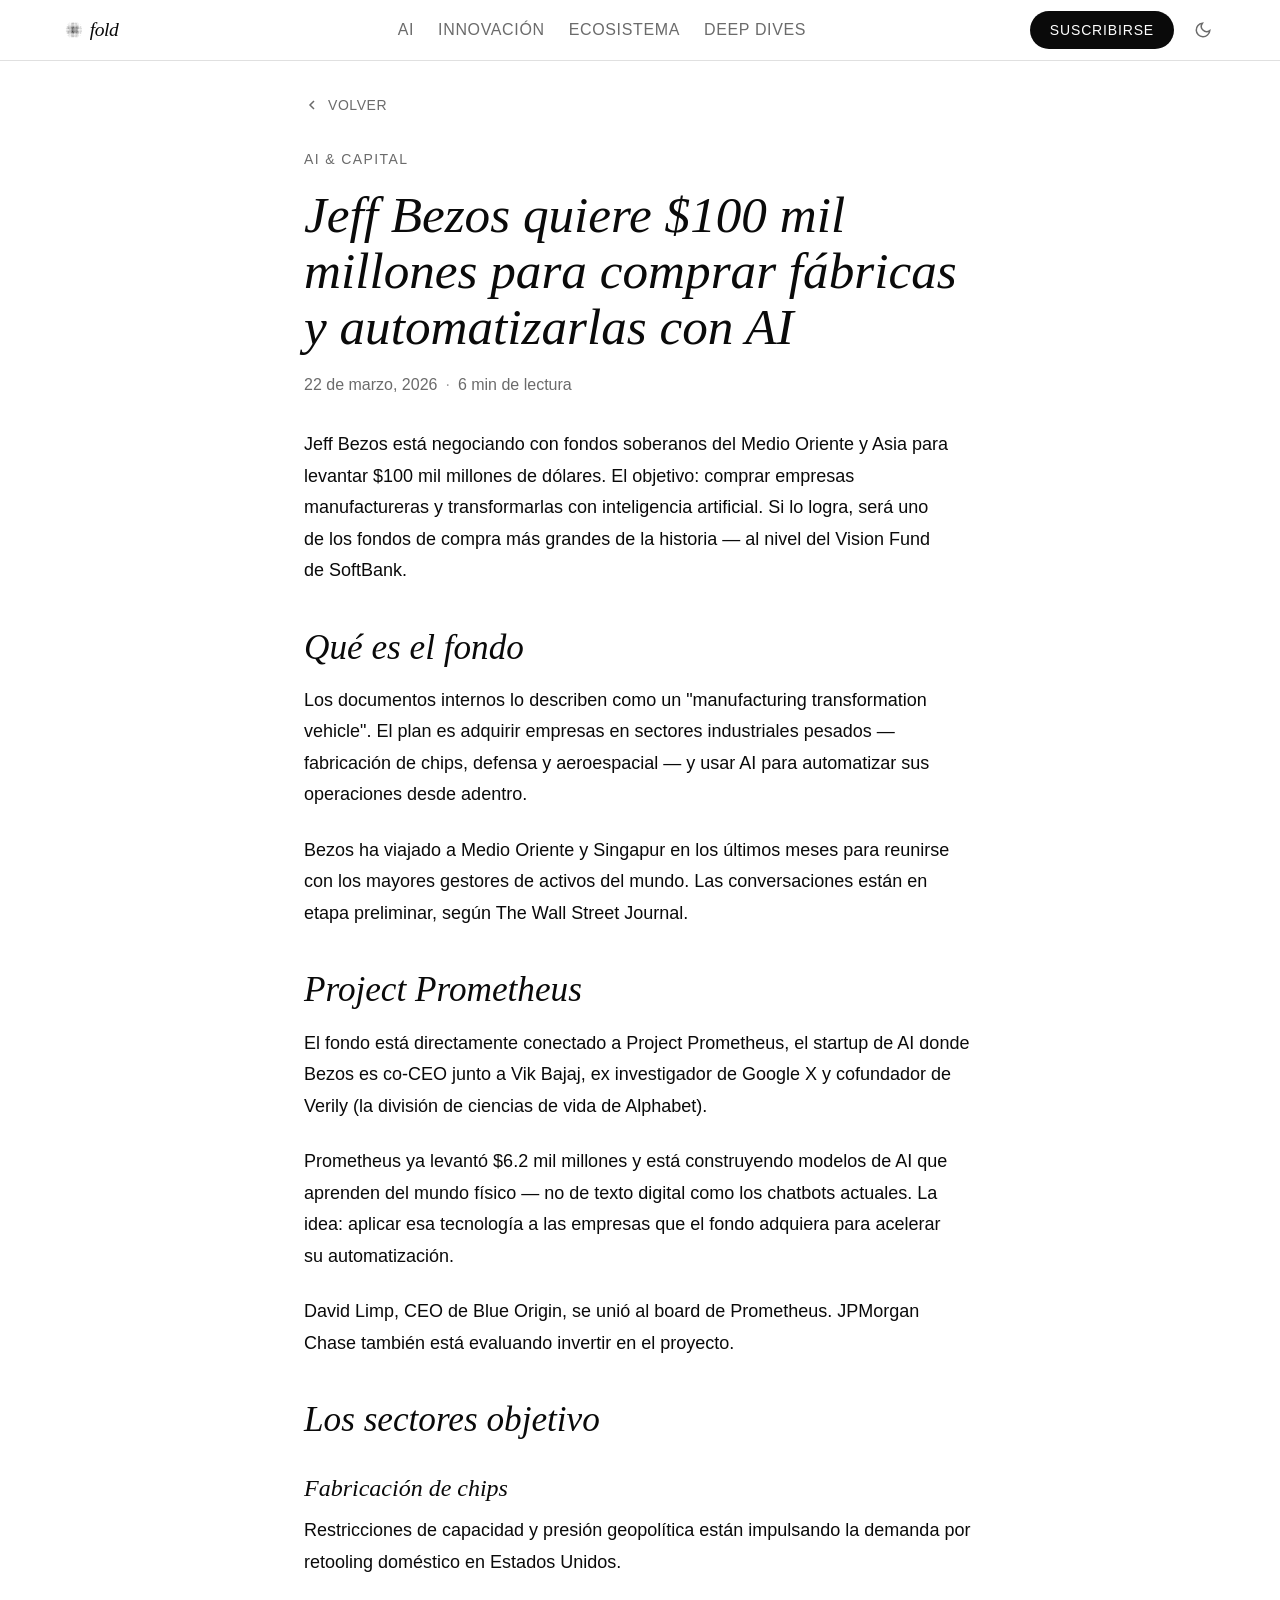
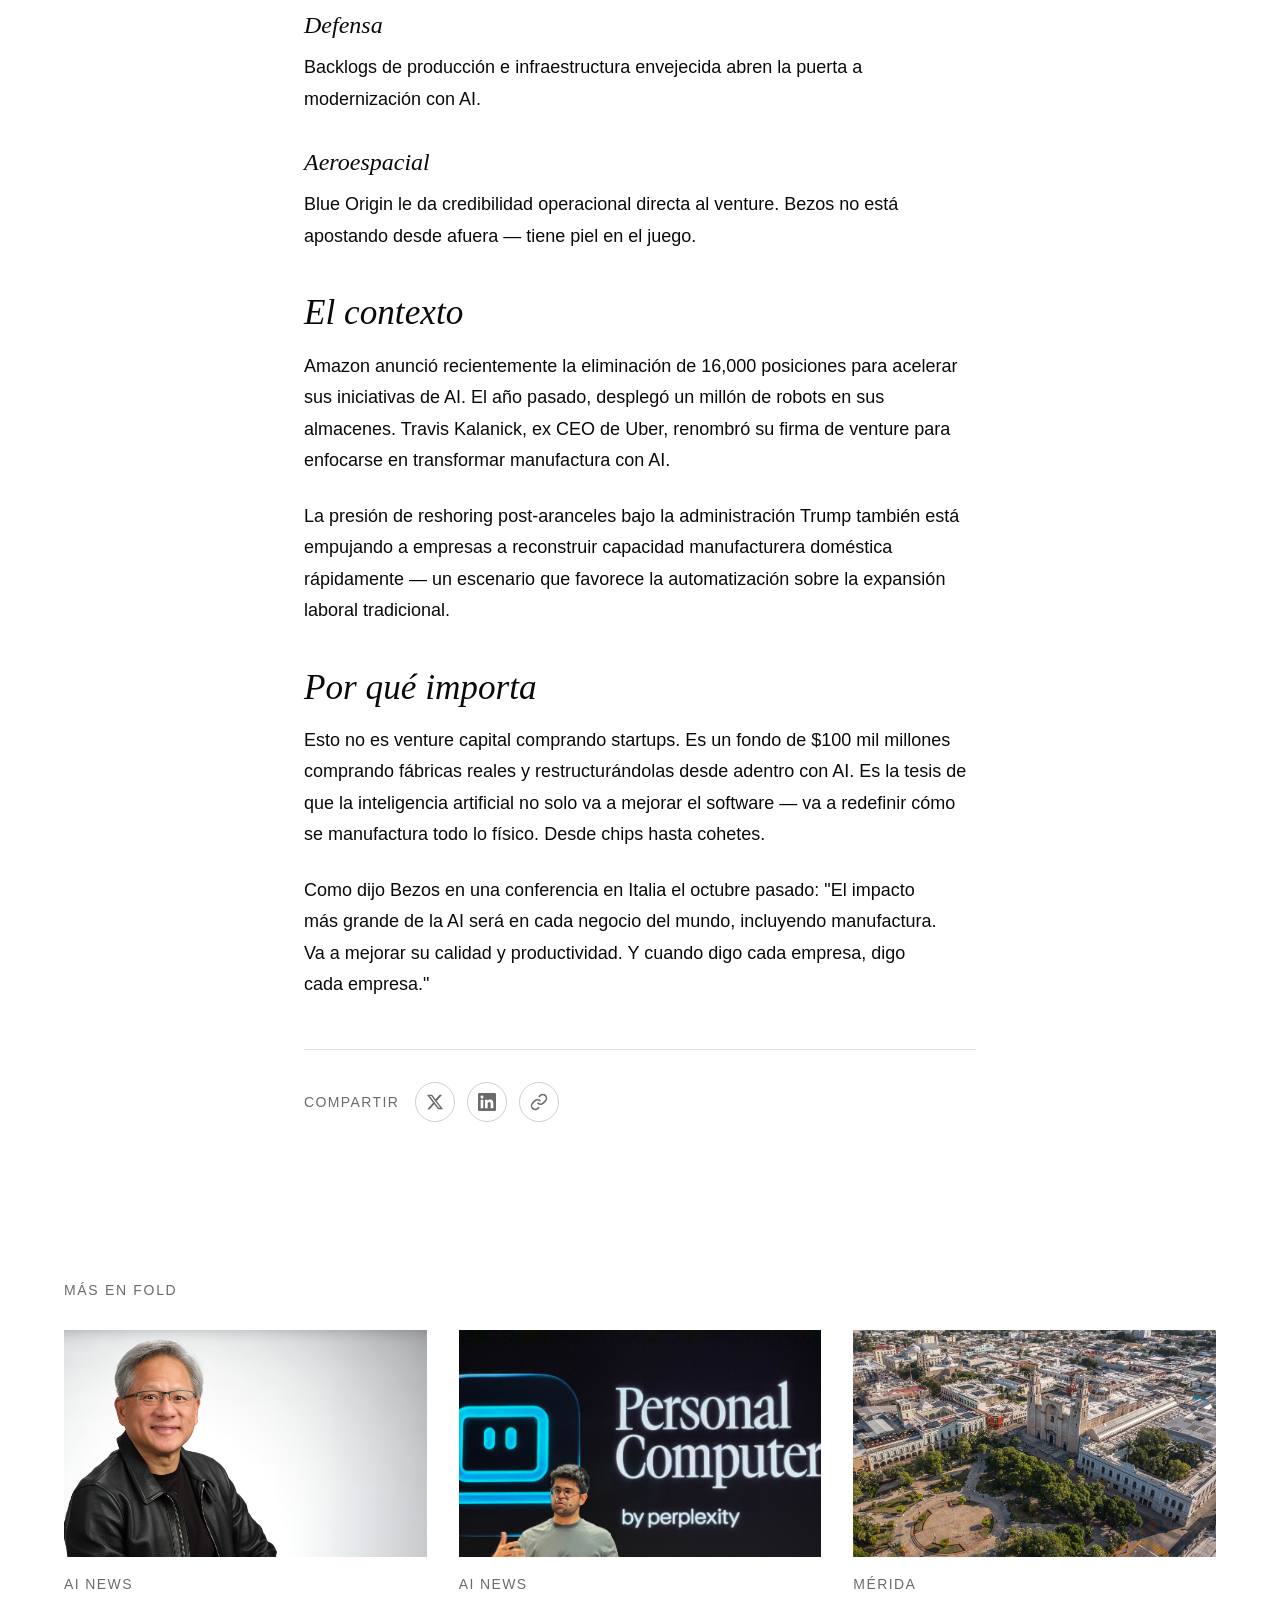
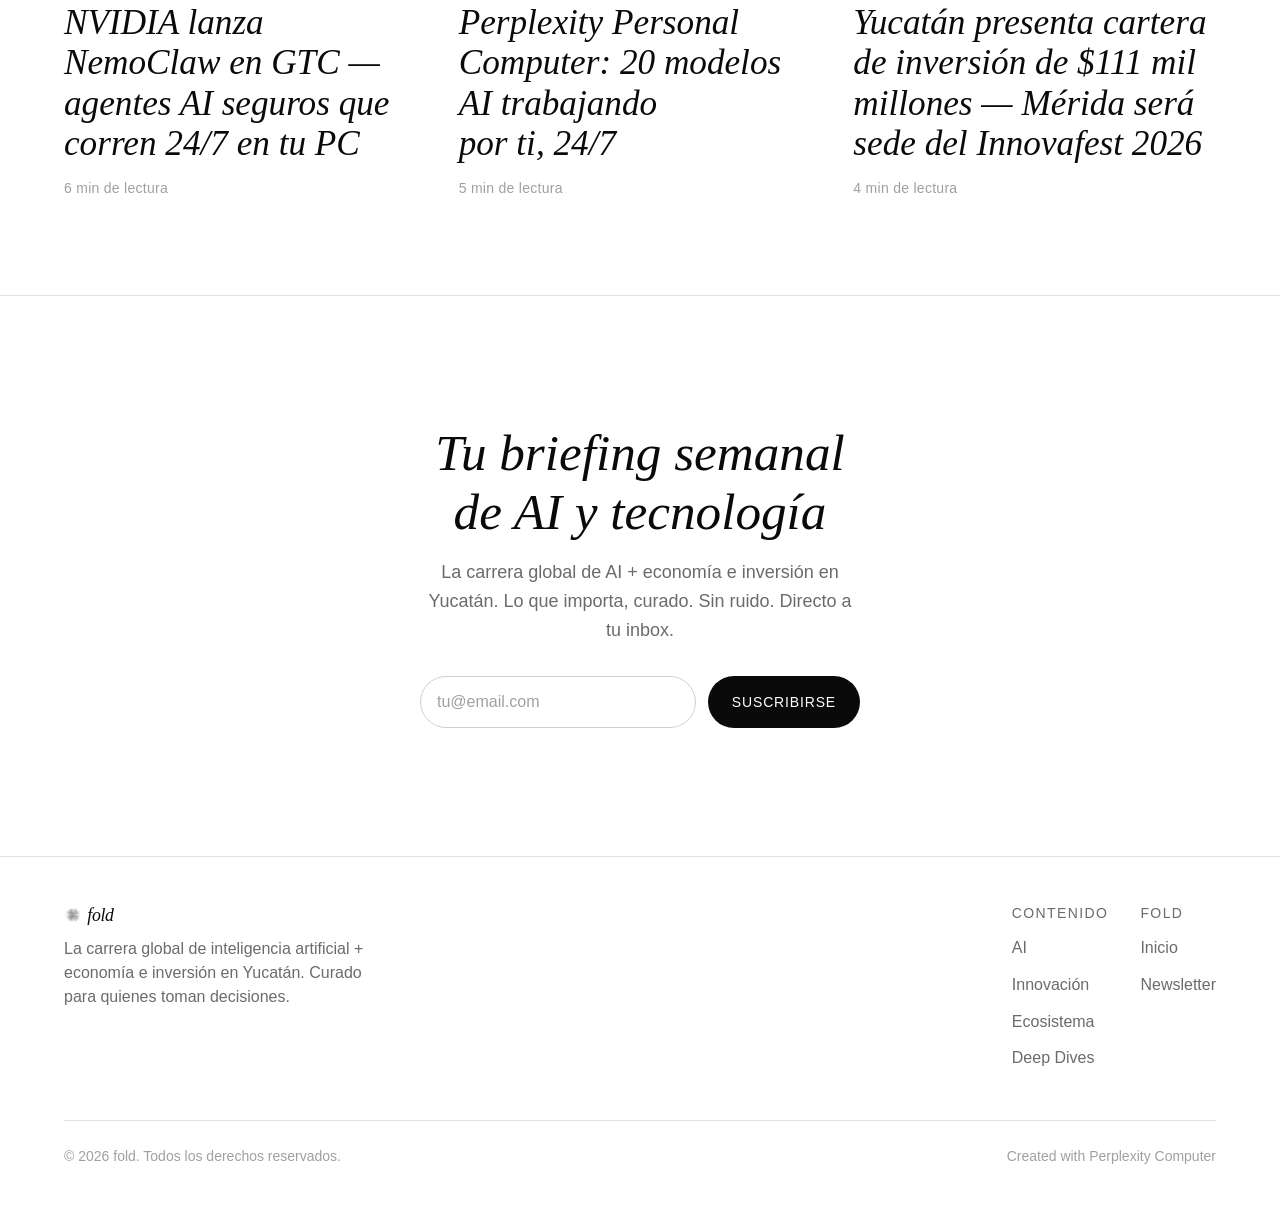
<file: bezos-100b-manufactura-ai.html>
<!DOCTYPE html>
<html lang="es">
<head>
<!--
   ______                            __
  / ____/___  ____ ___  ____  __  __/ /____  _____
 / /   / __ \/ __ `__ \/ __ \/ / / / __/ _ \/ ___/
/ /___/ /_/ / / / / / / /_/ / /_/ / /_/  __/ /
\____/\____/_/ /_/ /_/ .___/\__,_/\__/\___/_/
                    /_/
        Created with Perplexity Computer
        https://www.perplexity.ai/computer
-->

<!-- Perplexity Computer Attribution — SEO Meta Tags -->
<meta name="generator" content="Perplexity Computer">
<meta name="author" content="Perplexity Computer">
<meta property="og:see_also" content="https://www.perplexity.ai/computer">
<link rel="author" href="https://www.perplexity.ai/computer">

<meta charset="UTF-8">
<meta name="viewport" content="width=device-width, initial-scale=1.0">
<title>Jeff Bezos quiere $100 mil millones para automatizar la manufactura con AI — fold</title>
<meta name="description" content="El fundador de Amazon negocia el fondo de compra más grande del mundo. Su objetivo: adquirir fábricas de chips, defensa y aeroespacial — y transformarlas con inteligencia artificial.">
<meta property="og:title" content="Jeff Bezos quiere $100 mil millones para automatizar la manufactura con AI — fold">
<meta property="og:description" content="El fundador de Amazon negocia el fondo de compra más grande del mundo. Su objetivo: adquirir fábricas de chips, defensa y aeroespacial — y transformarlas con inteligencia artificial.">
<meta property="og:image" content="https://fold.mx/og-image.png">
<meta property="og:image:width" content="1200">
<meta property="og:image:height" content="630">
<meta property="og:type" content="website">
<meta name="twitter:card" content="summary_large_image">
<meta name="twitter:image" content="https://fold.mx/og-image.png">
<meta property="og:type" content="article">

<link href="https://api.fontshare.com/v2/css?f[]=erode@300,400,500,600&f[]=switzer@300,400,450,500,600,700&display=swap" rel="stylesheet">
<link rel="stylesheet" href="base.css">
<link rel="stylesheet" href="style.css">
<link rel="stylesheet" href="article.css">

<link rel="icon" type="image/svg+xml" href="data:image/svg+xml,%3Csvg xmlns='http://www.w3.org/2000/svg' viewBox='0 0 32 32'%3E%3Crect width='32' height='32' fill='%230a0a0a'/%3E%3Ccircle cx='16' cy='16' r='6' fill='%23fff'/%3E%3Ccircle cx='8' cy='16' r='3' fill='%23fff'/%3E%3Ccircle cx='24' cy='16' r='3' fill='%23fff'/%3E%3Ccircle cx='16' cy='8' r='3' fill='%23fff'/%3E%3Ccircle cx='16' cy='24' r='3' fill='%23fff'/%3E%3C/svg%3E">
</head>
<body>

<!-- HEADER -->
<header class="header">
  <div class="container header__inner">
    <a href="index.html" class="header__logo" aria-label="fold — inicio">
      <svg class="header__wordmark" viewBox="0 0 180 36" fill="none" xmlns="http://www.w3.org/2000/svg" aria-label="fold">
  <g transform="translate(0, 2) scale(0.32)">
      <circle cx="30.5" cy="11.0" r="0.63" fill="currentColor"/>
      <circle cx="37.0" cy="11.0" r="0.83" fill="currentColor"/>
      <circle cx="43.5" cy="11.0" r="0.96" fill="currentColor"/>
      <circle cx="50.0" cy="11.0" r="1.00" fill="currentColor"/>
      <circle cx="56.5" cy="11.0" r="0.96" fill="currentColor"/>
      <circle cx="63.0" cy="11.0" r="0.83" fill="currentColor"/>
      <circle cx="69.5" cy="11.0" r="0.63" fill="currentColor"/>
      <circle cx="24.0" cy="17.5" r="0.79" fill="currentColor"/>
      <circle cx="30.5" cy="17.5" r="1.08" fill="currentColor"/>
      <circle cx="37.0" cy="17.5" r="1.30" fill="currentColor"/>
      <circle cx="43.5" cy="17.5" r="1.43" fill="currentColor"/>
      <circle cx="50.0" cy="17.5" r="1.48" fill="currentColor"/>
      <circle cx="56.5" cy="17.5" r="1.43" fill="currentColor"/>
      <circle cx="63.0" cy="17.5" r="1.30" fill="currentColor"/>
      <circle cx="69.5" cy="17.5" r="1.08" fill="currentColor"/>
      <circle cx="76.0" cy="17.5" r="0.79" fill="currentColor"/>
      <circle cx="17.5" cy="24.0" r="0.79" fill="currentColor"/>
      <circle cx="24.0" cy="24.0" r="1.17" fill="currentColor"/>
      <circle cx="30.5" cy="24.0" r="1.48" fill="currentColor"/>
      <circle cx="37.0" cy="24.0" r="1.71" fill="currentColor"/>
      <circle cx="43.5" cy="24.0" r="1.86" fill="currentColor"/>
      <circle cx="50.0" cy="24.0" r="1.91" fill="currentColor"/>
      <circle cx="56.5" cy="24.0" r="1.86" fill="currentColor"/>
      <circle cx="63.0" cy="24.0" r="1.71" fill="currentColor"/>
      <circle cx="69.5" cy="24.0" r="1.48" fill="currentColor"/>
      <circle cx="76.0" cy="24.0" r="1.17" fill="currentColor"/>
      <circle cx="82.5" cy="24.0" r="0.79" fill="currentColor"/>
      <circle cx="11.0" cy="30.5" r="0.63" fill="currentColor"/>
      <circle cx="17.5" cy="30.5" r="1.08" fill="currentColor"/>
      <circle cx="24.0" cy="30.5" r="1.48" fill="currentColor"/>
      <circle cx="30.5" cy="30.5" r="1.81" fill="currentColor"/>
      <circle cx="37.0" cy="30.5" r="2.07" fill="currentColor"/>
      <circle cx="43.5" cy="30.5" r="2.23" fill="currentColor"/>
      <circle cx="50.0" cy="30.5" r="2.29" fill="currentColor"/>
      <circle cx="56.5" cy="30.5" r="2.23" fill="currentColor"/>
      <circle cx="63.0" cy="30.5" r="2.07" fill="currentColor"/>
      <circle cx="69.5" cy="30.5" r="1.81" fill="currentColor"/>
      <circle cx="76.0" cy="30.5" r="1.48" fill="currentColor"/>
      <circle cx="82.5" cy="30.5" r="1.08" fill="currentColor"/>
      <circle cx="89.0" cy="30.5" r="0.63" fill="currentColor"/>
      <circle cx="11.0" cy="37.0" r="0.83" fill="currentColor"/>
      <circle cx="17.5" cy="37.0" r="1.30" fill="currentColor"/>
      <circle cx="24.0" cy="37.0" r="1.71" fill="currentColor"/>
      <circle cx="30.5" cy="37.0" r="2.07" fill="currentColor"/>
      <circle cx="37.0" cy="37.0" r="2.35" fill="currentColor"/>
      <circle cx="43.5" cy="37.0" r="2.54" fill="currentColor"/>
      <circle cx="50.0" cy="37.0" r="2.61" fill="currentColor"/>
      <circle cx="56.5" cy="37.0" r="2.54" fill="currentColor"/>
      <circle cx="63.0" cy="37.0" r="2.35" fill="currentColor"/>
      <circle cx="69.5" cy="37.0" r="2.07" fill="currentColor"/>
      <circle cx="76.0" cy="37.0" r="1.71" fill="currentColor"/>
      <circle cx="82.5" cy="37.0" r="1.30" fill="currentColor"/>
      <circle cx="89.0" cy="37.0" r="0.83" fill="currentColor"/>
      <circle cx="11.0" cy="43.5" r="0.96" fill="currentColor"/>
      <circle cx="17.5" cy="43.5" r="1.43" fill="currentColor"/>
      <circle cx="24.0" cy="43.5" r="1.86" fill="currentColor"/>
      <circle cx="30.5" cy="43.5" r="2.23" fill="currentColor"/>
      <circle cx="37.0" cy="43.5" r="2.54" fill="currentColor"/>
      <circle cx="43.5" cy="43.5" r="2.77" fill="currentColor"/>
      <circle cx="50.0" cy="43.5" r="2.86" fill="currentColor"/>
      <circle cx="56.5" cy="43.5" r="2.77" fill="currentColor"/>
      <circle cx="63.0" cy="43.5" r="2.54" fill="currentColor"/>
      <circle cx="69.5" cy="43.5" r="2.23" fill="currentColor"/>
      <circle cx="76.0" cy="43.5" r="1.86" fill="currentColor"/>
      <circle cx="82.5" cy="43.5" r="1.43" fill="currentColor"/>
      <circle cx="89.0" cy="43.5" r="0.96" fill="currentColor"/>
      <circle cx="11.0" cy="50.0" r="1.00" fill="currentColor"/>
      <circle cx="17.5" cy="50.0" r="1.48" fill="currentColor"/>
      <circle cx="24.0" cy="50.0" r="1.91" fill="currentColor"/>
      <circle cx="30.5" cy="50.0" r="2.29" fill="currentColor"/>
      <circle cx="37.0" cy="50.0" r="2.61" fill="currentColor"/>
      <circle cx="43.5" cy="50.0" r="2.86" fill="currentColor"/>
      <circle cx="50.0" cy="50.0" r="3.00" fill="currentColor"/>
      <circle cx="56.5" cy="50.0" r="2.86" fill="currentColor"/>
      <circle cx="63.0" cy="50.0" r="2.61" fill="currentColor"/>
      <circle cx="69.5" cy="50.0" r="2.29" fill="currentColor"/>
      <circle cx="76.0" cy="50.0" r="1.91" fill="currentColor"/>
      <circle cx="82.5" cy="50.0" r="1.48" fill="currentColor"/>
      <circle cx="89.0" cy="50.0" r="1.00" fill="currentColor"/>
      <circle cx="11.0" cy="56.5" r="0.96" fill="currentColor"/>
      <circle cx="17.5" cy="56.5" r="1.43" fill="currentColor"/>
      <circle cx="24.0" cy="56.5" r="1.86" fill="currentColor"/>
      <circle cx="30.5" cy="56.5" r="2.23" fill="currentColor"/>
      <circle cx="37.0" cy="56.5" r="2.54" fill="currentColor"/>
      <circle cx="43.5" cy="56.5" r="2.77" fill="currentColor"/>
      <circle cx="50.0" cy="56.5" r="2.86" fill="currentColor"/>
      <circle cx="56.5" cy="56.5" r="2.77" fill="currentColor"/>
      <circle cx="63.0" cy="56.5" r="2.54" fill="currentColor"/>
      <circle cx="69.5" cy="56.5" r="2.23" fill="currentColor"/>
      <circle cx="76.0" cy="56.5" r="1.86" fill="currentColor"/>
      <circle cx="82.5" cy="56.5" r="1.43" fill="currentColor"/>
      <circle cx="89.0" cy="56.5" r="0.96" fill="currentColor"/>
      <circle cx="11.0" cy="63.0" r="0.83" fill="currentColor"/>
      <circle cx="17.5" cy="63.0" r="1.30" fill="currentColor"/>
      <circle cx="24.0" cy="63.0" r="1.71" fill="currentColor"/>
      <circle cx="30.5" cy="63.0" r="2.07" fill="currentColor"/>
      <circle cx="37.0" cy="63.0" r="2.35" fill="currentColor"/>
      <circle cx="43.5" cy="63.0" r="2.54" fill="currentColor"/>
      <circle cx="50.0" cy="63.0" r="2.61" fill="currentColor"/>
      <circle cx="56.5" cy="63.0" r="2.54" fill="currentColor"/>
      <circle cx="63.0" cy="63.0" r="2.35" fill="currentColor"/>
      <circle cx="69.5" cy="63.0" r="2.07" fill="currentColor"/>
      <circle cx="76.0" cy="63.0" r="1.71" fill="currentColor"/>
      <circle cx="82.5" cy="63.0" r="1.30" fill="currentColor"/>
      <circle cx="89.0" cy="63.0" r="0.83" fill="currentColor"/>
      <circle cx="11.0" cy="69.5" r="0.63" fill="currentColor"/>
      <circle cx="17.5" cy="69.5" r="1.08" fill="currentColor"/>
      <circle cx="24.0" cy="69.5" r="1.48" fill="currentColor"/>
      <circle cx="30.5" cy="69.5" r="1.81" fill="currentColor"/>
      <circle cx="37.0" cy="69.5" r="2.07" fill="currentColor"/>
      <circle cx="43.5" cy="69.5" r="2.23" fill="currentColor"/>
      <circle cx="50.0" cy="69.5" r="2.29" fill="currentColor"/>
      <circle cx="56.5" cy="69.5" r="2.23" fill="currentColor"/>
      <circle cx="63.0" cy="69.5" r="2.07" fill="currentColor"/>
      <circle cx="69.5" cy="69.5" r="1.81" fill="currentColor"/>
      <circle cx="76.0" cy="69.5" r="1.48" fill="currentColor"/>
      <circle cx="82.5" cy="69.5" r="1.08" fill="currentColor"/>
      <circle cx="89.0" cy="69.5" r="0.63" fill="currentColor"/>
      <circle cx="17.5" cy="76.0" r="0.79" fill="currentColor"/>
      <circle cx="24.0" cy="76.0" r="1.17" fill="currentColor"/>
      <circle cx="30.5" cy="76.0" r="1.48" fill="currentColor"/>
      <circle cx="37.0" cy="76.0" r="1.71" fill="currentColor"/>
      <circle cx="43.5" cy="76.0" r="1.86" fill="currentColor"/>
      <circle cx="50.0" cy="76.0" r="1.91" fill="currentColor"/>
      <circle cx="56.5" cy="76.0" r="1.86" fill="currentColor"/>
      <circle cx="63.0" cy="76.0" r="1.71" fill="currentColor"/>
      <circle cx="69.5" cy="76.0" r="1.48" fill="currentColor"/>
      <circle cx="76.0" cy="76.0" r="1.17" fill="currentColor"/>
      <circle cx="82.5" cy="76.0" r="0.79" fill="currentColor"/>
      <circle cx="24.0" cy="82.5" r="0.79" fill="currentColor"/>
      <circle cx="30.5" cy="82.5" r="1.08" fill="currentColor"/>
      <circle cx="37.0" cy="82.5" r="1.30" fill="currentColor"/>
      <circle cx="43.5" cy="82.5" r="1.43" fill="currentColor"/>
      <circle cx="50.0" cy="82.5" r="1.48" fill="currentColor"/>
      <circle cx="56.5" cy="82.5" r="1.43" fill="currentColor"/>
      <circle cx="63.0" cy="82.5" r="1.30" fill="currentColor"/>
      <circle cx="69.5" cy="82.5" r="1.08" fill="currentColor"/>
      <circle cx="76.0" cy="82.5" r="0.79" fill="currentColor"/>
      <circle cx="30.5" cy="89.0" r="0.63" fill="currentColor"/>
      <circle cx="37.0" cy="89.0" r="0.83" fill="currentColor"/>
      <circle cx="43.5" cy="89.0" r="0.96" fill="currentColor"/>
      <circle cx="50.0" cy="89.0" r="1.00" fill="currentColor"/>
      <circle cx="56.5" cy="89.0" r="0.96" fill="currentColor"/>
      <circle cx="63.0" cy="89.0" r="0.83" fill="currentColor"/>
      <circle cx="69.5" cy="89.0" r="0.63" fill="currentColor"/>
  </g>
  <text x="42" y="28" font-family="'Erode', Georgia, serif" font-size="32" font-weight="400" font-style="italic" fill="currentColor" letter-spacing="-0.02em">fold</text>
</svg>
    </a>
    <nav class="header__nav" aria-label="Navegación principal">
      <a href="index.html#featured" class="header__link">AI</a>
      <a href="index.html#latest" class="header__link">Innovación</a>
      <a href="index.html#featured" class="header__link">Ecosistema</a>
      <a href="index.html#latest" class="header__link">Deep Dives</a>
    </nav>
    <div class="header__actions">
      <a href="index.html#newsletter" class="header__subscribe-btn">Suscribirse</a>
      <button class="theme-toggle" data-theme-toggle aria-label="Cambiar tema">
        <svg width="18" height="18" viewBox="0 0 24 24" fill="none" stroke="currentColor" stroke-width="2"><path d="M21 12.79A9 9 0 1 1 11.21 3 7 7 0 0 0 21 12.79z"/></svg>
      </button>
    </div>
  </div>
</header>

<!-- ARTICLE -->
<article class="article-page">
  <div class="container container--article">
    <div class="article-page__header">
      <a href="index.html" class="article-page__back">
        <svg width="16" height="16" viewBox="0 0 16 16" fill="none" stroke="currentColor" stroke-width="1.5"><path d="M10 12L6 8l4-4"/></svg>
        Volver
      </a>
      <p class="article-page__category">AI & Capital</p>
      <h1 class="article-page__title">Jeff Bezos quiere $100 mil millones para comprar fábricas y automatizarlas con AI</h1>
      <div class="article-page__meta">
        <span>22 de marzo, 2026</span>
        <span class="article-page__meta-sep">·</span>
        <span>6 min de lectura</span>
      </div>
    </div>

    

    <div class="article-page__body">
      
<p>Jeff Bezos está negociando con fondos soberanos del Medio Oriente y Asia para levantar $100 mil millones de dólares. El objetivo: comprar empresas manufactureras y transformarlas con inteligencia artificial. Si lo logra, será uno de los fondos de compra más grandes de la historia — al nivel del Vision Fund de SoftBank.</p>

<h2>Qué es el fondo</h2>
<p>Los documentos internos lo describen como un "manufacturing transformation vehicle". El plan es adquirir empresas en sectores industriales pesados — fabricación de chips, defensa y aeroespacial — y usar AI para automatizar sus operaciones desde adentro.</p>
<p>Bezos ha viajado a Medio Oriente y Singapur en los últimos meses para reunirse con los mayores gestores de activos del mundo. Las conversaciones están en etapa preliminar, según The Wall Street Journal.</p>

<h2>Project Prometheus</h2>
<p>El fondo está directamente conectado a Project Prometheus, el startup de AI donde Bezos es co-CEO junto a Vik Bajaj, ex investigador de Google X y cofundador de Verily (la división de ciencias de vida de Alphabet).</p>
<p>Prometheus ya levantó $6.2 mil millones y está construyendo modelos de AI que aprenden del mundo físico — no de texto digital como los chatbots actuales. La idea: aplicar esa tecnología a las empresas que el fondo adquiera para acelerar su automatización.</p>
<p>David Limp, CEO de Blue Origin, se unió al board de Prometheus. JPMorgan Chase también está evaluando invertir en el proyecto.</p>

<h2>Los sectores objetivo</h2>
<h3>Fabricación de chips</h3>
<p>Restricciones de capacidad y presión geopolítica están impulsando la demanda por retooling doméstico en Estados Unidos.</p>
<h3>Defensa</h3>
<p>Backlogs de producción e infraestructura envejecida abren la puerta a modernización con AI.</p>
<h3>Aeroespacial</h3>
<p>Blue Origin le da credibilidad operacional directa al venture. Bezos no está apostando desde afuera — tiene piel en el juego.</p>

<h2>El contexto</h2>
<p>Amazon anunció recientemente la eliminación de 16,000 posiciones para acelerar sus iniciativas de AI. El año pasado, desplegó un millón de robots en sus almacenes. Travis Kalanick, ex CEO de Uber, renombró su firma de venture para enfocarse en transformar manufactura con AI.</p>
<p>La presión de reshoring post-aranceles bajo la administración Trump también está empujando a empresas a reconstruir capacidad manufacturera doméstica rápidamente — un escenario que favorece la automatización sobre la expansión laboral tradicional.</p>

<h2>Por qué importa</h2>
<p>Esto no es venture capital comprando startups. Es un fondo de $100 mil millones comprando fábricas reales y restructurándolas desde adentro con AI. Es la tesis de que la inteligencia artificial no solo va a mejorar el software — va a redefinir cómo se manufactura todo lo físico. Desde chips hasta cohetes.</p>
<p>Como dijo Bezos en una conferencia en Italia el octubre pasado: "El impacto más grande de la AI será en cada negocio del mundo, incluyendo manufactura. Va a mejorar su calidad y productividad. Y cuando digo cada empresa, digo cada empresa."</p>

    </div>

    <div class="article-page__share">
      <p class="article-page__share-label">Compartir</p>
      <div class="article-page__share-btns">
        <a href="https://twitter.com/intent/tweet?text=Jeff Bezos quiere $100 mil millones para comprar fábricas y automatizarlas con AI&url=" target="_blank" rel="noopener" class="article-page__share-btn" aria-label="Compartir en X">
          <svg width="18" height="18" viewBox="0 0 24 24" fill="currentColor"><path d="M18.244 2.25h3.308l-7.227 8.26 8.502 11.24H16.17l-5.214-6.817L4.99 21.75H1.68l7.73-8.835L1.254 2.25H8.08l4.713 6.231zm-1.161 17.52h1.833L7.084 4.126H5.117z"/></svg>
        </a>
        <a href="https://www.linkedin.com/sharing/share-offsite/?url=" target="_blank" rel="noopener" class="article-page__share-btn" aria-label="Compartir en LinkedIn">
          <svg width="18" height="18" viewBox="0 0 24 24" fill="currentColor"><path d="M20.447 20.452h-3.554v-5.569c0-1.328-.027-3.037-1.852-3.037-1.853 0-2.136 1.445-2.136 2.939v5.667H9.351V9h3.414v1.561h.046c.477-.9 1.637-1.85 3.37-1.85 3.601 0 4.267 2.37 4.267 5.455v6.286zM5.337 7.433c-1.144 0-2.063-.926-2.063-2.065 0-1.138.92-2.063 2.063-2.063 1.14 0 2.064.925 2.064 2.063 0 1.139-.925 2.065-2.064 2.065zm1.782 13.019H3.555V9h3.564v11.452zM22.225 0H1.771C.792 0 0 .774 0 1.729v20.542C0 23.227.792 24 1.771 24h20.451C23.2 24 24 23.227 24 22.271V1.729C24 .774 23.2 0 22.222 0h.003z"/></svg>
        </a>
        <button class="article-page__share-btn" aria-label="Copiar enlace" onclick="navigator.clipboard.writeText(window.location.href);this.innerHTML='<svg width=\'18\' height=\'18\' viewBox=\'0 0 24 24\' fill=\'none\' stroke=\'currentColor\' stroke-width=\'2\'><path d=\'M20 6L9 17l-5-5\'/></svg>';setTimeout(()=>this.innerHTML='<svg width=\'18\' height=\'18\' viewBox=\'0 0 24 24\' fill=\'none\' stroke=\'currentColor\' stroke-width=\'2\'><path d=\'M10 13a5 5 0 0 0 7.54.54l3-3a5 5 0 0 0-7.07-7.07l-1.72 1.71\'/><path d=\'M14 11a5 5 0 0 0-7.54-.54l-3 3a5 5 0 0 0 7.07 7.07l1.71-1.71\'/></svg>',2000)">
          <svg width="18" height="18" viewBox="0 0 24 24" fill="none" stroke="currentColor" stroke-width="2"><path d="M10 13a5 5 0 0 0 7.54.54l3-3a5 5 0 0 0-7.07-7.07l-1.72 1.71"/><path d="M14 11a5 5 0 0 0-7.54-.54l-3 3a5 5 0 0 0 7.07 7.07l1.71-1.71"/></svg>
        </button>
      </div>
    </div>
  </div>
</article>

<!-- RELATED -->
<section class="section section--bordered">
  <div class="container">
    <div class="section__header">
      <h2 class="section__title">Más en fold</h2>
    </div>
    <div class="related-grid">
      
        <a href="nvidia-nemoclaw-gtc-2026.html" class="card fade-in">
          <img class="card__image" src="hero-merida.jpg" alt="Jensen Huang, CEO de NVIDIA, presentando NemoClaw en GTC 2026" loading="lazy">
          <p class="card__category">AI News</p>
          <h3 class="card__title">NVIDIA lanza NemoClaw en GTC — agentes AI seguros que corren 24/7 en tu PC</h3>
          <p class="card__meta">6 min de lectura</p>
        </a>
        <a href="perplexity-personal-computer.html" class="card fade-in">
          <img class="card__image" src="card-perplexity.jpg" alt="Perplexity Personal Computer — agente AI 24/7 en un Mac mini" loading="lazy">
          <p class="card__category">AI News</p>
          <h3 class="card__title">Perplexity Personal Computer: 20 modelos AI trabajando por ti, 24/7</h3>
          <p class="card__meta">5 min de lectura</p>
        </a>
        <a href="yucatan-inversion-111-mil-millones.html" class="card fade-in">
          <img class="card__image" src="card-yucatan.jpg" alt="Vista aérea de la Plaza Grande de Mérida, Yucatán" loading="lazy">
          <p class="card__category">Mérida</p>
          <h3 class="card__title">Yucatán presenta cartera de inversión de $111 mil millones — Mérida será sede del Innovafest 2026</h3>
          <p class="card__meta">4 min de lectura</p>
        </a>
    </div>
  </div>
</section>

<!-- NEWSLETTER -->
<section class="newsletter" id="newsletter">
  <div class="container container--narrow">
    <h2 class="newsletter__title">Tu briefing semanal de AI y tecnología</h2>
    <p class="newsletter__desc">La carrera global de AI + economía e inversión en Yucatán. Lo que importa, curado. Sin ruido. Directo a tu inbox.</p>
    <form class="newsletter__form" id="newsletter-form">
      <input type="email" class="newsletter__input" placeholder="tu@email.com" required aria-label="Correo electrónico" id="newsletter-email">
      <button type="submit" class="newsletter__submit" id="newsletter-btn">Suscribirse</button>
    </form>
    <p class="newsletter__success" id="newsletter-success" style="display:none;">Listo — te enviamos un email de confirmación.</p>
  </div>
</section>

<!-- FOOTER -->
<footer class="footer">
  <div class="container">
    <div class="footer__inner">
      <div class="footer__brand">
        <svg viewBox="0 0 180 36" fill="none" xmlns="http://www.w3.org/2000/svg" style="height:20px;width:auto;" aria-hidden="true">
  <g transform="translate(0, 2) scale(0.32)">
      <circle cx="30.5" cy="11.0" r="0.63" fill="currentColor"/>
      <circle cx="37.0" cy="11.0" r="0.83" fill="currentColor"/>
      <circle cx="43.5" cy="11.0" r="0.96" fill="currentColor"/>
      <circle cx="50.0" cy="11.0" r="1.00" fill="currentColor"/>
      <circle cx="56.5" cy="11.0" r="0.96" fill="currentColor"/>
      <circle cx="63.0" cy="11.0" r="0.83" fill="currentColor"/>
      <circle cx="69.5" cy="11.0" r="0.63" fill="currentColor"/>
      <circle cx="24.0" cy="17.5" r="0.79" fill="currentColor"/>
      <circle cx="30.5" cy="17.5" r="1.08" fill="currentColor"/>
      <circle cx="37.0" cy="17.5" r="1.30" fill="currentColor"/>
      <circle cx="43.5" cy="17.5" r="1.43" fill="currentColor"/>
      <circle cx="50.0" cy="17.5" r="1.48" fill="currentColor"/>
      <circle cx="56.5" cy="17.5" r="1.43" fill="currentColor"/>
      <circle cx="63.0" cy="17.5" r="1.30" fill="currentColor"/>
      <circle cx="69.5" cy="17.5" r="1.08" fill="currentColor"/>
      <circle cx="76.0" cy="17.5" r="0.79" fill="currentColor"/>
      <circle cx="17.5" cy="24.0" r="0.79" fill="currentColor"/>
      <circle cx="24.0" cy="24.0" r="1.17" fill="currentColor"/>
      <circle cx="30.5" cy="24.0" r="1.48" fill="currentColor"/>
      <circle cx="37.0" cy="24.0" r="1.71" fill="currentColor"/>
      <circle cx="43.5" cy="24.0" r="1.86" fill="currentColor"/>
      <circle cx="50.0" cy="24.0" r="1.91" fill="currentColor"/>
      <circle cx="56.5" cy="24.0" r="1.86" fill="currentColor"/>
      <circle cx="63.0" cy="24.0" r="1.71" fill="currentColor"/>
      <circle cx="69.5" cy="24.0" r="1.48" fill="currentColor"/>
      <circle cx="76.0" cy="24.0" r="1.17" fill="currentColor"/>
      <circle cx="82.5" cy="24.0" r="0.79" fill="currentColor"/>
      <circle cx="11.0" cy="30.5" r="0.63" fill="currentColor"/>
      <circle cx="17.5" cy="30.5" r="1.08" fill="currentColor"/>
      <circle cx="24.0" cy="30.5" r="1.48" fill="currentColor"/>
      <circle cx="30.5" cy="30.5" r="1.81" fill="currentColor"/>
      <circle cx="37.0" cy="30.5" r="2.07" fill="currentColor"/>
      <circle cx="43.5" cy="30.5" r="2.23" fill="currentColor"/>
      <circle cx="50.0" cy="30.5" r="2.29" fill="currentColor"/>
      <circle cx="56.5" cy="30.5" r="2.23" fill="currentColor"/>
      <circle cx="63.0" cy="30.5" r="2.07" fill="currentColor"/>
      <circle cx="69.5" cy="30.5" r="1.81" fill="currentColor"/>
      <circle cx="76.0" cy="30.5" r="1.48" fill="currentColor"/>
      <circle cx="82.5" cy="30.5" r="1.08" fill="currentColor"/>
      <circle cx="89.0" cy="30.5" r="0.63" fill="currentColor"/>
      <circle cx="11.0" cy="37.0" r="0.83" fill="currentColor"/>
      <circle cx="17.5" cy="37.0" r="1.30" fill="currentColor"/>
      <circle cx="24.0" cy="37.0" r="1.71" fill="currentColor"/>
      <circle cx="30.5" cy="37.0" r="2.07" fill="currentColor"/>
      <circle cx="37.0" cy="37.0" r="2.35" fill="currentColor"/>
      <circle cx="43.5" cy="37.0" r="2.54" fill="currentColor"/>
      <circle cx="50.0" cy="37.0" r="2.61" fill="currentColor"/>
      <circle cx="56.5" cy="37.0" r="2.54" fill="currentColor"/>
      <circle cx="63.0" cy="37.0" r="2.35" fill="currentColor"/>
      <circle cx="69.5" cy="37.0" r="2.07" fill="currentColor"/>
      <circle cx="76.0" cy="37.0" r="1.71" fill="currentColor"/>
      <circle cx="82.5" cy="37.0" r="1.30" fill="currentColor"/>
      <circle cx="89.0" cy="37.0" r="0.83" fill="currentColor"/>
      <circle cx="11.0" cy="43.5" r="0.96" fill="currentColor"/>
      <circle cx="17.5" cy="43.5" r="1.43" fill="currentColor"/>
      <circle cx="24.0" cy="43.5" r="1.86" fill="currentColor"/>
      <circle cx="30.5" cy="43.5" r="2.23" fill="currentColor"/>
      <circle cx="37.0" cy="43.5" r="2.54" fill="currentColor"/>
      <circle cx="43.5" cy="43.5" r="2.77" fill="currentColor"/>
      <circle cx="50.0" cy="43.5" r="2.86" fill="currentColor"/>
      <circle cx="56.5" cy="43.5" r="2.77" fill="currentColor"/>
      <circle cx="63.0" cy="43.5" r="2.54" fill="currentColor"/>
      <circle cx="69.5" cy="43.5" r="2.23" fill="currentColor"/>
      <circle cx="76.0" cy="43.5" r="1.86" fill="currentColor"/>
      <circle cx="82.5" cy="43.5" r="1.43" fill="currentColor"/>
      <circle cx="89.0" cy="43.5" r="0.96" fill="currentColor"/>
      <circle cx="11.0" cy="50.0" r="1.00" fill="currentColor"/>
      <circle cx="17.5" cy="50.0" r="1.48" fill="currentColor"/>
      <circle cx="24.0" cy="50.0" r="1.91" fill="currentColor"/>
      <circle cx="30.5" cy="50.0" r="2.29" fill="currentColor"/>
      <circle cx="37.0" cy="50.0" r="2.61" fill="currentColor"/>
      <circle cx="43.5" cy="50.0" r="2.86" fill="currentColor"/>
      <circle cx="50.0" cy="50.0" r="3.00" fill="currentColor"/>
      <circle cx="56.5" cy="50.0" r="2.86" fill="currentColor"/>
      <circle cx="63.0" cy="50.0" r="2.61" fill="currentColor"/>
      <circle cx="69.5" cy="50.0" r="2.29" fill="currentColor"/>
      <circle cx="76.0" cy="50.0" r="1.91" fill="currentColor"/>
      <circle cx="82.5" cy="50.0" r="1.48" fill="currentColor"/>
      <circle cx="89.0" cy="50.0" r="1.00" fill="currentColor"/>
      <circle cx="11.0" cy="56.5" r="0.96" fill="currentColor"/>
      <circle cx="17.5" cy="56.5" r="1.43" fill="currentColor"/>
      <circle cx="24.0" cy="56.5" r="1.86" fill="currentColor"/>
      <circle cx="30.5" cy="56.5" r="2.23" fill="currentColor"/>
      <circle cx="37.0" cy="56.5" r="2.54" fill="currentColor"/>
      <circle cx="43.5" cy="56.5" r="2.77" fill="currentColor"/>
      <circle cx="50.0" cy="56.5" r="2.86" fill="currentColor"/>
      <circle cx="56.5" cy="56.5" r="2.77" fill="currentColor"/>
      <circle cx="63.0" cy="56.5" r="2.54" fill="currentColor"/>
      <circle cx="69.5" cy="56.5" r="2.23" fill="currentColor"/>
      <circle cx="76.0" cy="56.5" r="1.86" fill="currentColor"/>
      <circle cx="82.5" cy="56.5" r="1.43" fill="currentColor"/>
      <circle cx="89.0" cy="56.5" r="0.96" fill="currentColor"/>
      <circle cx="11.0" cy="63.0" r="0.83" fill="currentColor"/>
      <circle cx="17.5" cy="63.0" r="1.30" fill="currentColor"/>
      <circle cx="24.0" cy="63.0" r="1.71" fill="currentColor"/>
      <circle cx="30.5" cy="63.0" r="2.07" fill="currentColor"/>
      <circle cx="37.0" cy="63.0" r="2.35" fill="currentColor"/>
      <circle cx="43.5" cy="63.0" r="2.54" fill="currentColor"/>
      <circle cx="50.0" cy="63.0" r="2.61" fill="currentColor"/>
      <circle cx="56.5" cy="63.0" r="2.54" fill="currentColor"/>
      <circle cx="63.0" cy="63.0" r="2.35" fill="currentColor"/>
      <circle cx="69.5" cy="63.0" r="2.07" fill="currentColor"/>
      <circle cx="76.0" cy="63.0" r="1.71" fill="currentColor"/>
      <circle cx="82.5" cy="63.0" r="1.30" fill="currentColor"/>
      <circle cx="89.0" cy="63.0" r="0.83" fill="currentColor"/>
      <circle cx="11.0" cy="69.5" r="0.63" fill="currentColor"/>
      <circle cx="17.5" cy="69.5" r="1.08" fill="currentColor"/>
      <circle cx="24.0" cy="69.5" r="1.48" fill="currentColor"/>
      <circle cx="30.5" cy="69.5" r="1.81" fill="currentColor"/>
      <circle cx="37.0" cy="69.5" r="2.07" fill="currentColor"/>
      <circle cx="43.5" cy="69.5" r="2.23" fill="currentColor"/>
      <circle cx="50.0" cy="69.5" r="2.29" fill="currentColor"/>
      <circle cx="56.5" cy="69.5" r="2.23" fill="currentColor"/>
      <circle cx="63.0" cy="69.5" r="2.07" fill="currentColor"/>
      <circle cx="69.5" cy="69.5" r="1.81" fill="currentColor"/>
      <circle cx="76.0" cy="69.5" r="1.48" fill="currentColor"/>
      <circle cx="82.5" cy="69.5" r="1.08" fill="currentColor"/>
      <circle cx="89.0" cy="69.5" r="0.63" fill="currentColor"/>
      <circle cx="17.5" cy="76.0" r="0.79" fill="currentColor"/>
      <circle cx="24.0" cy="76.0" r="1.17" fill="currentColor"/>
      <circle cx="30.5" cy="76.0" r="1.48" fill="currentColor"/>
      <circle cx="37.0" cy="76.0" r="1.71" fill="currentColor"/>
      <circle cx="43.5" cy="76.0" r="1.86" fill="currentColor"/>
      <circle cx="50.0" cy="76.0" r="1.91" fill="currentColor"/>
      <circle cx="56.5" cy="76.0" r="1.86" fill="currentColor"/>
      <circle cx="63.0" cy="76.0" r="1.71" fill="currentColor"/>
      <circle cx="69.5" cy="76.0" r="1.48" fill="currentColor"/>
      <circle cx="76.0" cy="76.0" r="1.17" fill="currentColor"/>
      <circle cx="82.5" cy="76.0" r="0.79" fill="currentColor"/>
      <circle cx="24.0" cy="82.5" r="0.79" fill="currentColor"/>
      <circle cx="30.5" cy="82.5" r="1.08" fill="currentColor"/>
      <circle cx="37.0" cy="82.5" r="1.30" fill="currentColor"/>
      <circle cx="43.5" cy="82.5" r="1.43" fill="currentColor"/>
      <circle cx="50.0" cy="82.5" r="1.48" fill="currentColor"/>
      <circle cx="56.5" cy="82.5" r="1.43" fill="currentColor"/>
      <circle cx="63.0" cy="82.5" r="1.30" fill="currentColor"/>
      <circle cx="69.5" cy="82.5" r="1.08" fill="currentColor"/>
      <circle cx="76.0" cy="82.5" r="0.79" fill="currentColor"/>
      <circle cx="30.5" cy="89.0" r="0.63" fill="currentColor"/>
      <circle cx="37.0" cy="89.0" r="0.83" fill="currentColor"/>
      <circle cx="43.5" cy="89.0" r="0.96" fill="currentColor"/>
      <circle cx="50.0" cy="89.0" r="1.00" fill="currentColor"/>
      <circle cx="56.5" cy="89.0" r="0.96" fill="currentColor"/>
      <circle cx="63.0" cy="89.0" r="0.83" fill="currentColor"/>
      <circle cx="69.5" cy="89.0" r="0.63" fill="currentColor"/>
  </g>
  <text x="42" y="28" font-family="'Erode', Georgia, serif" font-size="32" font-weight="400" font-style="italic" fill="currentColor" letter-spacing="-0.02em">fold</text>
</svg>
        <p>La carrera global de inteligencia artificial + economía e inversión en Yucatán. Curado para quienes toman decisiones.</p>
      </div>
      <div class="footer__links">
        <div class="footer__column">
          <h4>Contenido</h4>
          <ul role="list">
            <li><a href="index.html#featured">AI</a></li>
            <li><a href="index.html#latest">Innovación</a></li>
            <li><a href="index.html#featured">Ecosistema</a></li>
            <li><a href="index.html#latest">Deep Dives</a></li>
          </ul>
        </div>
        <div class="footer__column">
          <h4>fold</h4>
          <ul role="list">
            <li><a href="index.html">Inicio</a></li>
            <li><a href="index.html#newsletter">Newsletter</a></li>
          </ul>
        </div>
      </div>
    </div>
    <div class="footer__bottom">
      <p class="footer__copyright">© 2026 fold. Todos los derechos reservados.</p>
      <a href="https://www.perplexity.ai/computer" target="_blank" rel="noopener noreferrer" class="footer__attribution">Created with Perplexity Computer</a>
    </div>
  </div>
</footer>

<script>
// Dark mode toggle
(function(){
  const t = document.querySelector('[data-theme-toggle]');
  const r = document.documentElement;
  let d = (matchMedia('(prefers-color-scheme:dark)').matches ? 'dark' : 'light');
  r.setAttribute('data-theme', d);
  updateIcon();
  t && t.addEventListener('click', () => {
    d = d === 'dark' ? 'light' : 'dark';
    r.setAttribute('data-theme', d);
    updateIcon();
  });
  function updateIcon() {
    if (!t) return;
    t.innerHTML = d === 'dark'
      ? '<svg width="18" height="18" viewBox="0 0 24 24" fill="none" stroke="currentColor" stroke-width="2"><circle cx="12" cy="12" r="5"/><path d="M12 1v2M12 21v2M4.22 4.22l1.42 1.42M18.36 18.36l1.42 1.42M1 12h2M21 12h2M4.22 19.78l1.42-1.42M18.36 5.64l1.42-1.42"/></svg>'
      : '<svg width="18" height="18" viewBox="0 0 24 24" fill="none" stroke="currentColor" stroke-width="2"><path d="M21 12.79A9 9 0 1 1 11.21 3 7 7 0 0 0 21 12.79z"/></svg>';
  }
})();

// Newsletter form
(function(){
  const form = document.getElementById('newsletter-form');
  const btn = document.getElementById('newsletter-btn');
  const success = document.getElementById('newsletter-success');
  const email = document.getElementById('newsletter-email');
  if (!form) return;
  form.addEventListener('submit', function(e){
    e.preventDefault();
    btn.textContent = 'Enviando...';
    btn.disabled = true;
    setTimeout(function(){
      form.style.display = 'none';
      success.style.display = 'block';
    }, 800);
  });
})();

// Scroll fade-in
(function(){
  const els = document.querySelectorAll('.fade-in');
  if (!els.length) return;
  const obs = new IntersectionObserver((entries) => {
    entries.forEach(e => {
      if (e.isIntersecting) {
        e.target.classList.add('is-visible');
        obs.unobserve(e.target);
      }
    });
  }, { threshold: 0.1, rootMargin: '0px 0px -40px 0px' });
  els.forEach(el => obs.observe(el));
})();
</script>

</body>
</html>
</file>
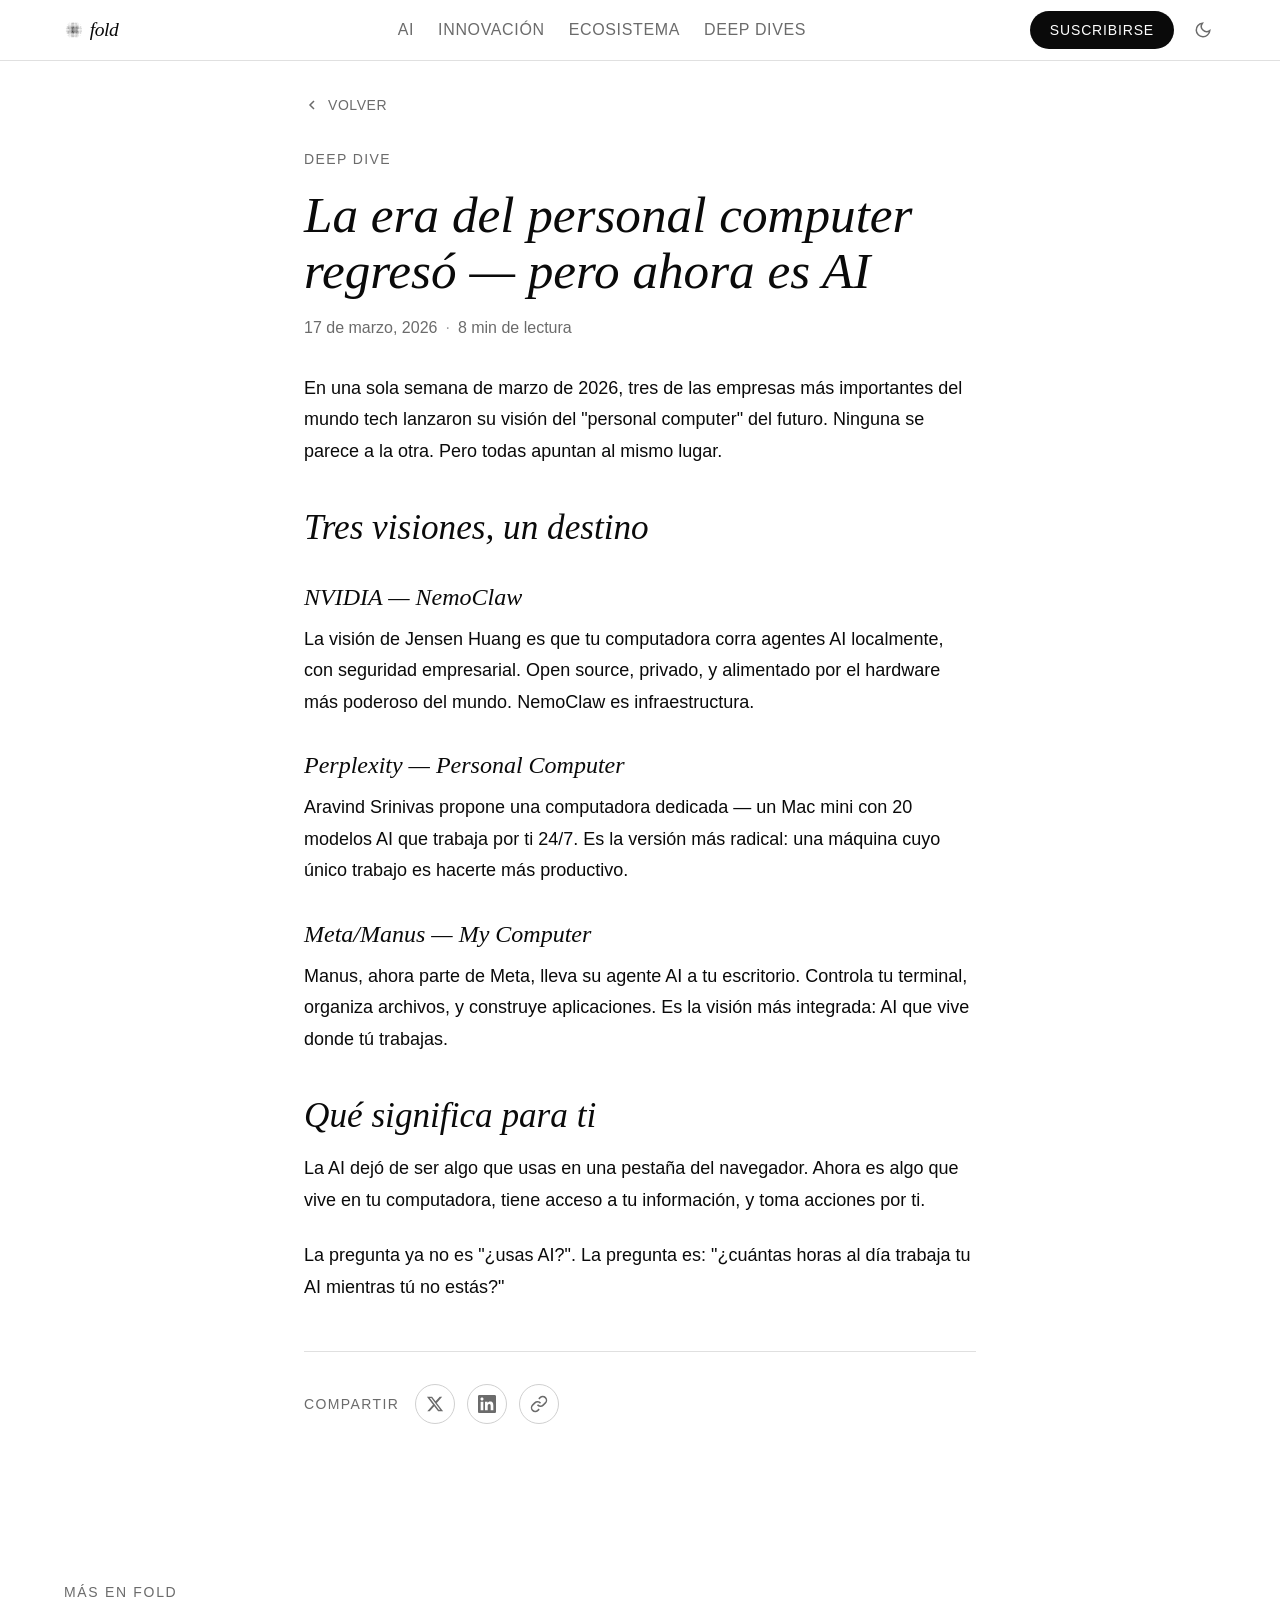
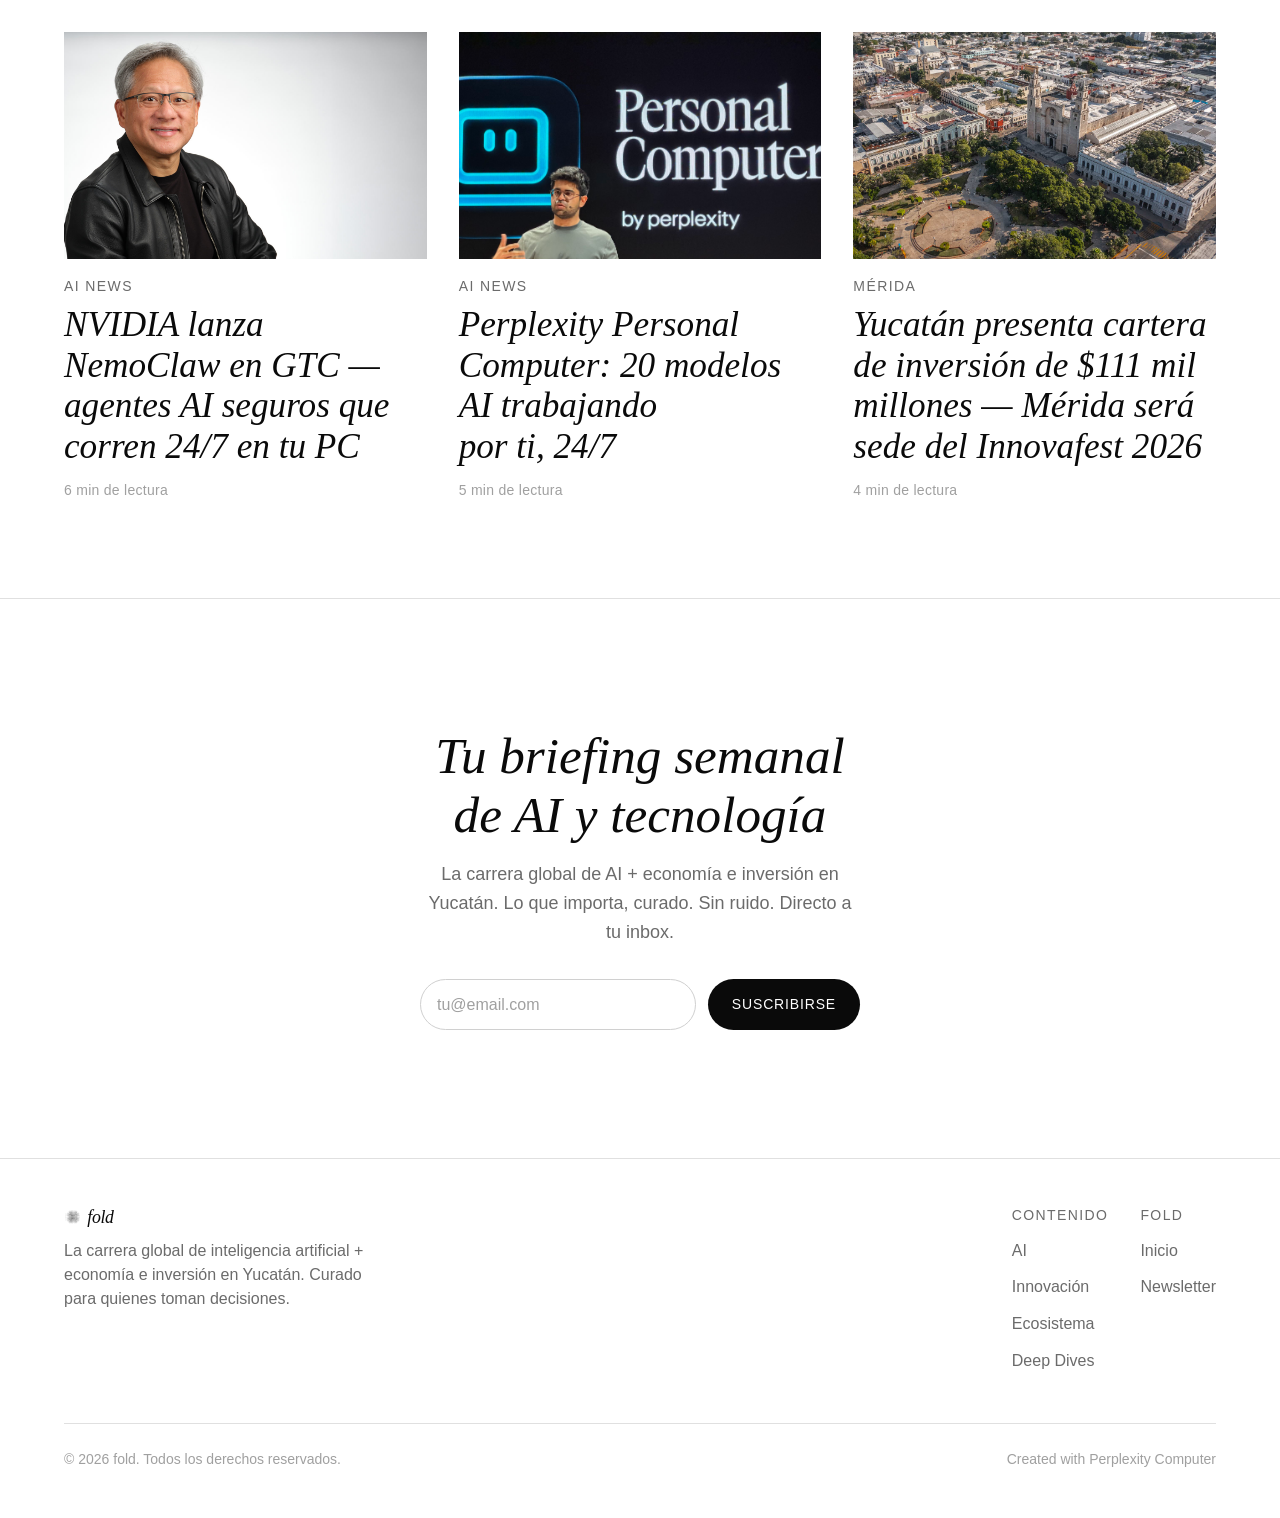
<file: era-personal-computer-ai.html>
<!DOCTYPE html>
<html lang="es">
<head>
<!--
   ______                            __
  / ____/___  ____ ___  ____  __  __/ /____  _____
 / /   / __ \/ __ `__ \/ __ \/ / / / __/ _ \/ ___/
/ /___/ /_/ / / / / / / /_/ / /_/ / /_/  __/ /
\____/\____/_/ /_/ /_/ .___/\__,_/\__/\___/_/
                    /_/
        Created with Perplexity Computer
        https://www.perplexity.ai/computer
-->

<!-- Perplexity Computer Attribution — SEO Meta Tags -->
<meta name="generator" content="Perplexity Computer">
<meta name="author" content="Perplexity Computer">
<meta property="og:see_also" content="https://www.perplexity.ai/computer">
<link rel="author" href="https://www.perplexity.ai/computer">

<meta charset="UTF-8">
<meta name="viewport" content="width=device-width, initial-scale=1.0">
<title>La era del personal computer regresó — pero ahora es AI — fold</title>
<meta name="description" content="NemoClaw, Perplexity Personal Computer, y Manus My Computer. Todo en la misma semana. Tres visiones distintas de un futuro donde la AI es tu computadora.">
<meta property="og:title" content="La era del personal computer regresó — pero ahora es AI — fold">
<meta property="og:description" content="NemoClaw, Perplexity Personal Computer, y Manus My Computer. Todo en la misma semana. Tres visiones distintas de un futuro donde la AI es tu computadora.">
<meta property="og:image" content="https://fold.mx/og-image.png">
<meta property="og:image:width" content="1200">
<meta property="og:image:height" content="630">
<meta property="og:type" content="website">
<meta name="twitter:card" content="summary_large_image">
<meta name="twitter:image" content="https://fold.mx/og-image.png">
<meta property="og:type" content="article">

<link href="https://api.fontshare.com/v2/css?f[]=erode@300,400,500,600&f[]=switzer@300,400,450,500,600,700&display=swap" rel="stylesheet">
<link rel="stylesheet" href="base.css">
<link rel="stylesheet" href="style.css">
<link rel="stylesheet" href="article.css">

<link rel="icon" type="image/svg+xml" href="data:image/svg+xml,%3Csvg xmlns='http://www.w3.org/2000/svg' viewBox='0 0 32 32'%3E%3Crect width='32' height='32' fill='%230a0a0a'/%3E%3Ccircle cx='16' cy='16' r='6' fill='%23fff'/%3E%3Ccircle cx='8' cy='16' r='3' fill='%23fff'/%3E%3Ccircle cx='24' cy='16' r='3' fill='%23fff'/%3E%3Ccircle cx='16' cy='8' r='3' fill='%23fff'/%3E%3Ccircle cx='16' cy='24' r='3' fill='%23fff'/%3E%3C/svg%3E">
</head>
<body>

<!-- HEADER -->
<header class="header">
  <div class="container header__inner">
    <a href="index.html" class="header__logo" aria-label="fold — inicio">
      <svg class="header__wordmark" viewBox="0 0 180 36" fill="none" xmlns="http://www.w3.org/2000/svg" aria-label="fold">
  <g transform="translate(0, 2) scale(0.32)">
      <circle cx="30.5" cy="11.0" r="0.63" fill="currentColor"/>
      <circle cx="37.0" cy="11.0" r="0.83" fill="currentColor"/>
      <circle cx="43.5" cy="11.0" r="0.96" fill="currentColor"/>
      <circle cx="50.0" cy="11.0" r="1.00" fill="currentColor"/>
      <circle cx="56.5" cy="11.0" r="0.96" fill="currentColor"/>
      <circle cx="63.0" cy="11.0" r="0.83" fill="currentColor"/>
      <circle cx="69.5" cy="11.0" r="0.63" fill="currentColor"/>
      <circle cx="24.0" cy="17.5" r="0.79" fill="currentColor"/>
      <circle cx="30.5" cy="17.5" r="1.08" fill="currentColor"/>
      <circle cx="37.0" cy="17.5" r="1.30" fill="currentColor"/>
      <circle cx="43.5" cy="17.5" r="1.43" fill="currentColor"/>
      <circle cx="50.0" cy="17.5" r="1.48" fill="currentColor"/>
      <circle cx="56.5" cy="17.5" r="1.43" fill="currentColor"/>
      <circle cx="63.0" cy="17.5" r="1.30" fill="currentColor"/>
      <circle cx="69.5" cy="17.5" r="1.08" fill="currentColor"/>
      <circle cx="76.0" cy="17.5" r="0.79" fill="currentColor"/>
      <circle cx="17.5" cy="24.0" r="0.79" fill="currentColor"/>
      <circle cx="24.0" cy="24.0" r="1.17" fill="currentColor"/>
      <circle cx="30.5" cy="24.0" r="1.48" fill="currentColor"/>
      <circle cx="37.0" cy="24.0" r="1.71" fill="currentColor"/>
      <circle cx="43.5" cy="24.0" r="1.86" fill="currentColor"/>
      <circle cx="50.0" cy="24.0" r="1.91" fill="currentColor"/>
      <circle cx="56.5" cy="24.0" r="1.86" fill="currentColor"/>
      <circle cx="63.0" cy="24.0" r="1.71" fill="currentColor"/>
      <circle cx="69.5" cy="24.0" r="1.48" fill="currentColor"/>
      <circle cx="76.0" cy="24.0" r="1.17" fill="currentColor"/>
      <circle cx="82.5" cy="24.0" r="0.79" fill="currentColor"/>
      <circle cx="11.0" cy="30.5" r="0.63" fill="currentColor"/>
      <circle cx="17.5" cy="30.5" r="1.08" fill="currentColor"/>
      <circle cx="24.0" cy="30.5" r="1.48" fill="currentColor"/>
      <circle cx="30.5" cy="30.5" r="1.81" fill="currentColor"/>
      <circle cx="37.0" cy="30.5" r="2.07" fill="currentColor"/>
      <circle cx="43.5" cy="30.5" r="2.23" fill="currentColor"/>
      <circle cx="50.0" cy="30.5" r="2.29" fill="currentColor"/>
      <circle cx="56.5" cy="30.5" r="2.23" fill="currentColor"/>
      <circle cx="63.0" cy="30.5" r="2.07" fill="currentColor"/>
      <circle cx="69.5" cy="30.5" r="1.81" fill="currentColor"/>
      <circle cx="76.0" cy="30.5" r="1.48" fill="currentColor"/>
      <circle cx="82.5" cy="30.5" r="1.08" fill="currentColor"/>
      <circle cx="89.0" cy="30.5" r="0.63" fill="currentColor"/>
      <circle cx="11.0" cy="37.0" r="0.83" fill="currentColor"/>
      <circle cx="17.5" cy="37.0" r="1.30" fill="currentColor"/>
      <circle cx="24.0" cy="37.0" r="1.71" fill="currentColor"/>
      <circle cx="30.5" cy="37.0" r="2.07" fill="currentColor"/>
      <circle cx="37.0" cy="37.0" r="2.35" fill="currentColor"/>
      <circle cx="43.5" cy="37.0" r="2.54" fill="currentColor"/>
      <circle cx="50.0" cy="37.0" r="2.61" fill="currentColor"/>
      <circle cx="56.5" cy="37.0" r="2.54" fill="currentColor"/>
      <circle cx="63.0" cy="37.0" r="2.35" fill="currentColor"/>
      <circle cx="69.5" cy="37.0" r="2.07" fill="currentColor"/>
      <circle cx="76.0" cy="37.0" r="1.71" fill="currentColor"/>
      <circle cx="82.5" cy="37.0" r="1.30" fill="currentColor"/>
      <circle cx="89.0" cy="37.0" r="0.83" fill="currentColor"/>
      <circle cx="11.0" cy="43.5" r="0.96" fill="currentColor"/>
      <circle cx="17.5" cy="43.5" r="1.43" fill="currentColor"/>
      <circle cx="24.0" cy="43.5" r="1.86" fill="currentColor"/>
      <circle cx="30.5" cy="43.5" r="2.23" fill="currentColor"/>
      <circle cx="37.0" cy="43.5" r="2.54" fill="currentColor"/>
      <circle cx="43.5" cy="43.5" r="2.77" fill="currentColor"/>
      <circle cx="50.0" cy="43.5" r="2.86" fill="currentColor"/>
      <circle cx="56.5" cy="43.5" r="2.77" fill="currentColor"/>
      <circle cx="63.0" cy="43.5" r="2.54" fill="currentColor"/>
      <circle cx="69.5" cy="43.5" r="2.23" fill="currentColor"/>
      <circle cx="76.0" cy="43.5" r="1.86" fill="currentColor"/>
      <circle cx="82.5" cy="43.5" r="1.43" fill="currentColor"/>
      <circle cx="89.0" cy="43.5" r="0.96" fill="currentColor"/>
      <circle cx="11.0" cy="50.0" r="1.00" fill="currentColor"/>
      <circle cx="17.5" cy="50.0" r="1.48" fill="currentColor"/>
      <circle cx="24.0" cy="50.0" r="1.91" fill="currentColor"/>
      <circle cx="30.5" cy="50.0" r="2.29" fill="currentColor"/>
      <circle cx="37.0" cy="50.0" r="2.61" fill="currentColor"/>
      <circle cx="43.5" cy="50.0" r="2.86" fill="currentColor"/>
      <circle cx="50.0" cy="50.0" r="3.00" fill="currentColor"/>
      <circle cx="56.5" cy="50.0" r="2.86" fill="currentColor"/>
      <circle cx="63.0" cy="50.0" r="2.61" fill="currentColor"/>
      <circle cx="69.5" cy="50.0" r="2.29" fill="currentColor"/>
      <circle cx="76.0" cy="50.0" r="1.91" fill="currentColor"/>
      <circle cx="82.5" cy="50.0" r="1.48" fill="currentColor"/>
      <circle cx="89.0" cy="50.0" r="1.00" fill="currentColor"/>
      <circle cx="11.0" cy="56.5" r="0.96" fill="currentColor"/>
      <circle cx="17.5" cy="56.5" r="1.43" fill="currentColor"/>
      <circle cx="24.0" cy="56.5" r="1.86" fill="currentColor"/>
      <circle cx="30.5" cy="56.5" r="2.23" fill="currentColor"/>
      <circle cx="37.0" cy="56.5" r="2.54" fill="currentColor"/>
      <circle cx="43.5" cy="56.5" r="2.77" fill="currentColor"/>
      <circle cx="50.0" cy="56.5" r="2.86" fill="currentColor"/>
      <circle cx="56.5" cy="56.5" r="2.77" fill="currentColor"/>
      <circle cx="63.0" cy="56.5" r="2.54" fill="currentColor"/>
      <circle cx="69.5" cy="56.5" r="2.23" fill="currentColor"/>
      <circle cx="76.0" cy="56.5" r="1.86" fill="currentColor"/>
      <circle cx="82.5" cy="56.5" r="1.43" fill="currentColor"/>
      <circle cx="89.0" cy="56.5" r="0.96" fill="currentColor"/>
      <circle cx="11.0" cy="63.0" r="0.83" fill="currentColor"/>
      <circle cx="17.5" cy="63.0" r="1.30" fill="currentColor"/>
      <circle cx="24.0" cy="63.0" r="1.71" fill="currentColor"/>
      <circle cx="30.5" cy="63.0" r="2.07" fill="currentColor"/>
      <circle cx="37.0" cy="63.0" r="2.35" fill="currentColor"/>
      <circle cx="43.5" cy="63.0" r="2.54" fill="currentColor"/>
      <circle cx="50.0" cy="63.0" r="2.61" fill="currentColor"/>
      <circle cx="56.5" cy="63.0" r="2.54" fill="currentColor"/>
      <circle cx="63.0" cy="63.0" r="2.35" fill="currentColor"/>
      <circle cx="69.5" cy="63.0" r="2.07" fill="currentColor"/>
      <circle cx="76.0" cy="63.0" r="1.71" fill="currentColor"/>
      <circle cx="82.5" cy="63.0" r="1.30" fill="currentColor"/>
      <circle cx="89.0" cy="63.0" r="0.83" fill="currentColor"/>
      <circle cx="11.0" cy="69.5" r="0.63" fill="currentColor"/>
      <circle cx="17.5" cy="69.5" r="1.08" fill="currentColor"/>
      <circle cx="24.0" cy="69.5" r="1.48" fill="currentColor"/>
      <circle cx="30.5" cy="69.5" r="1.81" fill="currentColor"/>
      <circle cx="37.0" cy="69.5" r="2.07" fill="currentColor"/>
      <circle cx="43.5" cy="69.5" r="2.23" fill="currentColor"/>
      <circle cx="50.0" cy="69.5" r="2.29" fill="currentColor"/>
      <circle cx="56.5" cy="69.5" r="2.23" fill="currentColor"/>
      <circle cx="63.0" cy="69.5" r="2.07" fill="currentColor"/>
      <circle cx="69.5" cy="69.5" r="1.81" fill="currentColor"/>
      <circle cx="76.0" cy="69.5" r="1.48" fill="currentColor"/>
      <circle cx="82.5" cy="69.5" r="1.08" fill="currentColor"/>
      <circle cx="89.0" cy="69.5" r="0.63" fill="currentColor"/>
      <circle cx="17.5" cy="76.0" r="0.79" fill="currentColor"/>
      <circle cx="24.0" cy="76.0" r="1.17" fill="currentColor"/>
      <circle cx="30.5" cy="76.0" r="1.48" fill="currentColor"/>
      <circle cx="37.0" cy="76.0" r="1.71" fill="currentColor"/>
      <circle cx="43.5" cy="76.0" r="1.86" fill="currentColor"/>
      <circle cx="50.0" cy="76.0" r="1.91" fill="currentColor"/>
      <circle cx="56.5" cy="76.0" r="1.86" fill="currentColor"/>
      <circle cx="63.0" cy="76.0" r="1.71" fill="currentColor"/>
      <circle cx="69.5" cy="76.0" r="1.48" fill="currentColor"/>
      <circle cx="76.0" cy="76.0" r="1.17" fill="currentColor"/>
      <circle cx="82.5" cy="76.0" r="0.79" fill="currentColor"/>
      <circle cx="24.0" cy="82.5" r="0.79" fill="currentColor"/>
      <circle cx="30.5" cy="82.5" r="1.08" fill="currentColor"/>
      <circle cx="37.0" cy="82.5" r="1.30" fill="currentColor"/>
      <circle cx="43.5" cy="82.5" r="1.43" fill="currentColor"/>
      <circle cx="50.0" cy="82.5" r="1.48" fill="currentColor"/>
      <circle cx="56.5" cy="82.5" r="1.43" fill="currentColor"/>
      <circle cx="63.0" cy="82.5" r="1.30" fill="currentColor"/>
      <circle cx="69.5" cy="82.5" r="1.08" fill="currentColor"/>
      <circle cx="76.0" cy="82.5" r="0.79" fill="currentColor"/>
      <circle cx="30.5" cy="89.0" r="0.63" fill="currentColor"/>
      <circle cx="37.0" cy="89.0" r="0.83" fill="currentColor"/>
      <circle cx="43.5" cy="89.0" r="0.96" fill="currentColor"/>
      <circle cx="50.0" cy="89.0" r="1.00" fill="currentColor"/>
      <circle cx="56.5" cy="89.0" r="0.96" fill="currentColor"/>
      <circle cx="63.0" cy="89.0" r="0.83" fill="currentColor"/>
      <circle cx="69.5" cy="89.0" r="0.63" fill="currentColor"/>
  </g>
  <text x="42" y="28" font-family="'Erode', Georgia, serif" font-size="32" font-weight="400" font-style="italic" fill="currentColor" letter-spacing="-0.02em">fold</text>
</svg>
    </a>
    <nav class="header__nav" aria-label="Navegación principal">
      <a href="index.html#featured" class="header__link">AI</a>
      <a href="index.html#latest" class="header__link">Innovación</a>
      <a href="index.html#featured" class="header__link">Ecosistema</a>
      <a href="index.html#latest" class="header__link">Deep Dives</a>
    </nav>
    <div class="header__actions">
      <a href="index.html#newsletter" class="header__subscribe-btn">Suscribirse</a>
      <button class="theme-toggle" data-theme-toggle aria-label="Cambiar tema">
        <svg width="18" height="18" viewBox="0 0 24 24" fill="none" stroke="currentColor" stroke-width="2"><path d="M21 12.79A9 9 0 1 1 11.21 3 7 7 0 0 0 21 12.79z"/></svg>
      </button>
    </div>
  </div>
</header>

<!-- ARTICLE -->
<article class="article-page">
  <div class="container container--article">
    <div class="article-page__header">
      <a href="index.html" class="article-page__back">
        <svg width="16" height="16" viewBox="0 0 16 16" fill="none" stroke="currentColor" stroke-width="1.5"><path d="M10 12L6 8l4-4"/></svg>
        Volver
      </a>
      <p class="article-page__category">Deep Dive</p>
      <h1 class="article-page__title">La era del personal computer regresó — pero ahora es AI</h1>
      <div class="article-page__meta">
        <span>17 de marzo, 2026</span>
        <span class="article-page__meta-sep">·</span>
        <span>8 min de lectura</span>
      </div>
    </div>

    

    <div class="article-page__body">
      
<p>En una sola semana de marzo de 2026, tres de las empresas más importantes del mundo tech lanzaron su visión del "personal computer" del futuro. Ninguna se parece a la otra. Pero todas apuntan al mismo lugar.</p>

<h2>Tres visiones, un destino</h2>

<h3>NVIDIA — NemoClaw</h3>
<p>La visión de Jensen Huang es que tu computadora corra agentes AI localmente, con seguridad empresarial. Open source, privado, y alimentado por el hardware más poderoso del mundo. NemoClaw es infraestructura.</p>

<h3>Perplexity — Personal Computer</h3>
<p>Aravind Srinivas propone una computadora dedicada — un Mac mini con 20 modelos AI que trabaja por ti 24/7. Es la versión más radical: una máquina cuyo único trabajo es hacerte más productivo.</p>

<h3>Meta/Manus — My Computer</h3>
<p>Manus, ahora parte de Meta, lleva su agente AI a tu escritorio. Controla tu terminal, organiza archivos, y construye aplicaciones. Es la visión más integrada: AI que vive donde tú trabajas.</p>

<h2>Qué significa para ti</h2>
<p>La AI dejó de ser algo que usas en una pestaña del navegador. Ahora es algo que vive en tu computadora, tiene acceso a tu información, y toma acciones por ti.</p>

<p>La pregunta ya no es "¿usas AI?". La pregunta es: "¿cuántas horas al día trabaja tu AI mientras tú no estás?"</p>

    </div>

    <div class="article-page__share">
      <p class="article-page__share-label">Compartir</p>
      <div class="article-page__share-btns">
        <a href="https://twitter.com/intent/tweet?text=La era del personal computer regresó — pero ahora es AI&url=" target="_blank" rel="noopener" class="article-page__share-btn" aria-label="Compartir en X">
          <svg width="18" height="18" viewBox="0 0 24 24" fill="currentColor"><path d="M18.244 2.25h3.308l-7.227 8.26 8.502 11.24H16.17l-5.214-6.817L4.99 21.75H1.68l7.73-8.835L1.254 2.25H8.08l4.713 6.231zm-1.161 17.52h1.833L7.084 4.126H5.117z"/></svg>
        </a>
        <a href="https://www.linkedin.com/sharing/share-offsite/?url=" target="_blank" rel="noopener" class="article-page__share-btn" aria-label="Compartir en LinkedIn">
          <svg width="18" height="18" viewBox="0 0 24 24" fill="currentColor"><path d="M20.447 20.452h-3.554v-5.569c0-1.328-.027-3.037-1.852-3.037-1.853 0-2.136 1.445-2.136 2.939v5.667H9.351V9h3.414v1.561h.046c.477-.9 1.637-1.85 3.37-1.85 3.601 0 4.267 2.37 4.267 5.455v6.286zM5.337 7.433c-1.144 0-2.063-.926-2.063-2.065 0-1.138.92-2.063 2.063-2.063 1.14 0 2.064.925 2.064 2.063 0 1.139-.925 2.065-2.064 2.065zm1.782 13.019H3.555V9h3.564v11.452zM22.225 0H1.771C.792 0 0 .774 0 1.729v20.542C0 23.227.792 24 1.771 24h20.451C23.2 24 24 23.227 24 22.271V1.729C24 .774 23.2 0 22.222 0h.003z"/></svg>
        </a>
        <button class="article-page__share-btn" aria-label="Copiar enlace" onclick="navigator.clipboard.writeText(window.location.href);this.innerHTML='<svg width=\'18\' height=\'18\' viewBox=\'0 0 24 24\' fill=\'none\' stroke=\'currentColor\' stroke-width=\'2\'><path d=\'M20 6L9 17l-5-5\'/></svg>';setTimeout(()=>this.innerHTML='<svg width=\'18\' height=\'18\' viewBox=\'0 0 24 24\' fill=\'none\' stroke=\'currentColor\' stroke-width=\'2\'><path d=\'M10 13a5 5 0 0 0 7.54.54l3-3a5 5 0 0 0-7.07-7.07l-1.72 1.71\'/><path d=\'M14 11a5 5 0 0 0-7.54-.54l-3 3a5 5 0 0 0 7.07 7.07l1.71-1.71\'/></svg>',2000)">
          <svg width="18" height="18" viewBox="0 0 24 24" fill="none" stroke="currentColor" stroke-width="2"><path d="M10 13a5 5 0 0 0 7.54.54l3-3a5 5 0 0 0-7.07-7.07l-1.72 1.71"/><path d="M14 11a5 5 0 0 0-7.54-.54l-3 3a5 5 0 0 0 7.07 7.07l1.71-1.71"/></svg>
        </button>
      </div>
    </div>
  </div>
</article>

<!-- RELATED -->
<section class="section section--bordered">
  <div class="container">
    <div class="section__header">
      <h2 class="section__title">Más en fold</h2>
    </div>
    <div class="related-grid">
      
        <a href="nvidia-nemoclaw-gtc-2026.html" class="card fade-in">
          <img class="card__image" src="hero-merida.jpg" alt="Jensen Huang, CEO de NVIDIA, presentando NemoClaw en GTC 2026" loading="lazy">
          <p class="card__category">AI News</p>
          <h3 class="card__title">NVIDIA lanza NemoClaw en GTC — agentes AI seguros que corren 24/7 en tu PC</h3>
          <p class="card__meta">6 min de lectura</p>
        </a>
        <a href="perplexity-personal-computer.html" class="card fade-in">
          <img class="card__image" src="card-perplexity.jpg" alt="Perplexity Personal Computer — agente AI 24/7 en un Mac mini" loading="lazy">
          <p class="card__category">AI News</p>
          <h3 class="card__title">Perplexity Personal Computer: 20 modelos AI trabajando por ti, 24/7</h3>
          <p class="card__meta">5 min de lectura</p>
        </a>
        <a href="yucatan-inversion-111-mil-millones.html" class="card fade-in">
          <img class="card__image" src="card-yucatan.jpg" alt="Vista aérea de la Plaza Grande de Mérida, Yucatán" loading="lazy">
          <p class="card__category">Mérida</p>
          <h3 class="card__title">Yucatán presenta cartera de inversión de $111 mil millones — Mérida será sede del Innovafest 2026</h3>
          <p class="card__meta">4 min de lectura</p>
        </a>
    </div>
  </div>
</section>

<!-- NEWSLETTER -->
<section class="newsletter" id="newsletter">
  <div class="container container--narrow">
    <h2 class="newsletter__title">Tu briefing semanal de AI y tecnología</h2>
    <p class="newsletter__desc">La carrera global de AI + economía e inversión en Yucatán. Lo que importa, curado. Sin ruido. Directo a tu inbox.</p>
    <form class="newsletter__form" id="newsletter-form">
      <input type="email" class="newsletter__input" placeholder="tu@email.com" required aria-label="Correo electrónico" id="newsletter-email">
      <button type="submit" class="newsletter__submit" id="newsletter-btn">Suscribirse</button>
    </form>
    <p class="newsletter__success" id="newsletter-success" style="display:none;">Listo — te enviamos un email de confirmación.</p>
  </div>
</section>

<!-- FOOTER -->
<footer class="footer">
  <div class="container">
    <div class="footer__inner">
      <div class="footer__brand">
        <svg viewBox="0 0 180 36" fill="none" xmlns="http://www.w3.org/2000/svg" style="height:20px;width:auto;" aria-hidden="true">
  <g transform="translate(0, 2) scale(0.32)">
      <circle cx="30.5" cy="11.0" r="0.63" fill="currentColor"/>
      <circle cx="37.0" cy="11.0" r="0.83" fill="currentColor"/>
      <circle cx="43.5" cy="11.0" r="0.96" fill="currentColor"/>
      <circle cx="50.0" cy="11.0" r="1.00" fill="currentColor"/>
      <circle cx="56.5" cy="11.0" r="0.96" fill="currentColor"/>
      <circle cx="63.0" cy="11.0" r="0.83" fill="currentColor"/>
      <circle cx="69.5" cy="11.0" r="0.63" fill="currentColor"/>
      <circle cx="24.0" cy="17.5" r="0.79" fill="currentColor"/>
      <circle cx="30.5" cy="17.5" r="1.08" fill="currentColor"/>
      <circle cx="37.0" cy="17.5" r="1.30" fill="currentColor"/>
      <circle cx="43.5" cy="17.5" r="1.43" fill="currentColor"/>
      <circle cx="50.0" cy="17.5" r="1.48" fill="currentColor"/>
      <circle cx="56.5" cy="17.5" r="1.43" fill="currentColor"/>
      <circle cx="63.0" cy="17.5" r="1.30" fill="currentColor"/>
      <circle cx="69.5" cy="17.5" r="1.08" fill="currentColor"/>
      <circle cx="76.0" cy="17.5" r="0.79" fill="currentColor"/>
      <circle cx="17.5" cy="24.0" r="0.79" fill="currentColor"/>
      <circle cx="24.0" cy="24.0" r="1.17" fill="currentColor"/>
      <circle cx="30.5" cy="24.0" r="1.48" fill="currentColor"/>
      <circle cx="37.0" cy="24.0" r="1.71" fill="currentColor"/>
      <circle cx="43.5" cy="24.0" r="1.86" fill="currentColor"/>
      <circle cx="50.0" cy="24.0" r="1.91" fill="currentColor"/>
      <circle cx="56.5" cy="24.0" r="1.86" fill="currentColor"/>
      <circle cx="63.0" cy="24.0" r="1.71" fill="currentColor"/>
      <circle cx="69.5" cy="24.0" r="1.48" fill="currentColor"/>
      <circle cx="76.0" cy="24.0" r="1.17" fill="currentColor"/>
      <circle cx="82.5" cy="24.0" r="0.79" fill="currentColor"/>
      <circle cx="11.0" cy="30.5" r="0.63" fill="currentColor"/>
      <circle cx="17.5" cy="30.5" r="1.08" fill="currentColor"/>
      <circle cx="24.0" cy="30.5" r="1.48" fill="currentColor"/>
      <circle cx="30.5" cy="30.5" r="1.81" fill="currentColor"/>
      <circle cx="37.0" cy="30.5" r="2.07" fill="currentColor"/>
      <circle cx="43.5" cy="30.5" r="2.23" fill="currentColor"/>
      <circle cx="50.0" cy="30.5" r="2.29" fill="currentColor"/>
      <circle cx="56.5" cy="30.5" r="2.23" fill="currentColor"/>
      <circle cx="63.0" cy="30.5" r="2.07" fill="currentColor"/>
      <circle cx="69.5" cy="30.5" r="1.81" fill="currentColor"/>
      <circle cx="76.0" cy="30.5" r="1.48" fill="currentColor"/>
      <circle cx="82.5" cy="30.5" r="1.08" fill="currentColor"/>
      <circle cx="89.0" cy="30.5" r="0.63" fill="currentColor"/>
      <circle cx="11.0" cy="37.0" r="0.83" fill="currentColor"/>
      <circle cx="17.5" cy="37.0" r="1.30" fill="currentColor"/>
      <circle cx="24.0" cy="37.0" r="1.71" fill="currentColor"/>
      <circle cx="30.5" cy="37.0" r="2.07" fill="currentColor"/>
      <circle cx="37.0" cy="37.0" r="2.35" fill="currentColor"/>
      <circle cx="43.5" cy="37.0" r="2.54" fill="currentColor"/>
      <circle cx="50.0" cy="37.0" r="2.61" fill="currentColor"/>
      <circle cx="56.5" cy="37.0" r="2.54" fill="currentColor"/>
      <circle cx="63.0" cy="37.0" r="2.35" fill="currentColor"/>
      <circle cx="69.5" cy="37.0" r="2.07" fill="currentColor"/>
      <circle cx="76.0" cy="37.0" r="1.71" fill="currentColor"/>
      <circle cx="82.5" cy="37.0" r="1.30" fill="currentColor"/>
      <circle cx="89.0" cy="37.0" r="0.83" fill="currentColor"/>
      <circle cx="11.0" cy="43.5" r="0.96" fill="currentColor"/>
      <circle cx="17.5" cy="43.5" r="1.43" fill="currentColor"/>
      <circle cx="24.0" cy="43.5" r="1.86" fill="currentColor"/>
      <circle cx="30.5" cy="43.5" r="2.23" fill="currentColor"/>
      <circle cx="37.0" cy="43.5" r="2.54" fill="currentColor"/>
      <circle cx="43.5" cy="43.5" r="2.77" fill="currentColor"/>
      <circle cx="50.0" cy="43.5" r="2.86" fill="currentColor"/>
      <circle cx="56.5" cy="43.5" r="2.77" fill="currentColor"/>
      <circle cx="63.0" cy="43.5" r="2.54" fill="currentColor"/>
      <circle cx="69.5" cy="43.5" r="2.23" fill="currentColor"/>
      <circle cx="76.0" cy="43.5" r="1.86" fill="currentColor"/>
      <circle cx="82.5" cy="43.5" r="1.43" fill="currentColor"/>
      <circle cx="89.0" cy="43.5" r="0.96" fill="currentColor"/>
      <circle cx="11.0" cy="50.0" r="1.00" fill="currentColor"/>
      <circle cx="17.5" cy="50.0" r="1.48" fill="currentColor"/>
      <circle cx="24.0" cy="50.0" r="1.91" fill="currentColor"/>
      <circle cx="30.5" cy="50.0" r="2.29" fill="currentColor"/>
      <circle cx="37.0" cy="50.0" r="2.61" fill="currentColor"/>
      <circle cx="43.5" cy="50.0" r="2.86" fill="currentColor"/>
      <circle cx="50.0" cy="50.0" r="3.00" fill="currentColor"/>
      <circle cx="56.5" cy="50.0" r="2.86" fill="currentColor"/>
      <circle cx="63.0" cy="50.0" r="2.61" fill="currentColor"/>
      <circle cx="69.5" cy="50.0" r="2.29" fill="currentColor"/>
      <circle cx="76.0" cy="50.0" r="1.91" fill="currentColor"/>
      <circle cx="82.5" cy="50.0" r="1.48" fill="currentColor"/>
      <circle cx="89.0" cy="50.0" r="1.00" fill="currentColor"/>
      <circle cx="11.0" cy="56.5" r="0.96" fill="currentColor"/>
      <circle cx="17.5" cy="56.5" r="1.43" fill="currentColor"/>
      <circle cx="24.0" cy="56.5" r="1.86" fill="currentColor"/>
      <circle cx="30.5" cy="56.5" r="2.23" fill="currentColor"/>
      <circle cx="37.0" cy="56.5" r="2.54" fill="currentColor"/>
      <circle cx="43.5" cy="56.5" r="2.77" fill="currentColor"/>
      <circle cx="50.0" cy="56.5" r="2.86" fill="currentColor"/>
      <circle cx="56.5" cy="56.5" r="2.77" fill="currentColor"/>
      <circle cx="63.0" cy="56.5" r="2.54" fill="currentColor"/>
      <circle cx="69.5" cy="56.5" r="2.23" fill="currentColor"/>
      <circle cx="76.0" cy="56.5" r="1.86" fill="currentColor"/>
      <circle cx="82.5" cy="56.5" r="1.43" fill="currentColor"/>
      <circle cx="89.0" cy="56.5" r="0.96" fill="currentColor"/>
      <circle cx="11.0" cy="63.0" r="0.83" fill="currentColor"/>
      <circle cx="17.5" cy="63.0" r="1.30" fill="currentColor"/>
      <circle cx="24.0" cy="63.0" r="1.71" fill="currentColor"/>
      <circle cx="30.5" cy="63.0" r="2.07" fill="currentColor"/>
      <circle cx="37.0" cy="63.0" r="2.35" fill="currentColor"/>
      <circle cx="43.5" cy="63.0" r="2.54" fill="currentColor"/>
      <circle cx="50.0" cy="63.0" r="2.61" fill="currentColor"/>
      <circle cx="56.5" cy="63.0" r="2.54" fill="currentColor"/>
      <circle cx="63.0" cy="63.0" r="2.35" fill="currentColor"/>
      <circle cx="69.5" cy="63.0" r="2.07" fill="currentColor"/>
      <circle cx="76.0" cy="63.0" r="1.71" fill="currentColor"/>
      <circle cx="82.5" cy="63.0" r="1.30" fill="currentColor"/>
      <circle cx="89.0" cy="63.0" r="0.83" fill="currentColor"/>
      <circle cx="11.0" cy="69.5" r="0.63" fill="currentColor"/>
      <circle cx="17.5" cy="69.5" r="1.08" fill="currentColor"/>
      <circle cx="24.0" cy="69.5" r="1.48" fill="currentColor"/>
      <circle cx="30.5" cy="69.5" r="1.81" fill="currentColor"/>
      <circle cx="37.0" cy="69.5" r="2.07" fill="currentColor"/>
      <circle cx="43.5" cy="69.5" r="2.23" fill="currentColor"/>
      <circle cx="50.0" cy="69.5" r="2.29" fill="currentColor"/>
      <circle cx="56.5" cy="69.5" r="2.23" fill="currentColor"/>
      <circle cx="63.0" cy="69.5" r="2.07" fill="currentColor"/>
      <circle cx="69.5" cy="69.5" r="1.81" fill="currentColor"/>
      <circle cx="76.0" cy="69.5" r="1.48" fill="currentColor"/>
      <circle cx="82.5" cy="69.5" r="1.08" fill="currentColor"/>
      <circle cx="89.0" cy="69.5" r="0.63" fill="currentColor"/>
      <circle cx="17.5" cy="76.0" r="0.79" fill="currentColor"/>
      <circle cx="24.0" cy="76.0" r="1.17" fill="currentColor"/>
      <circle cx="30.5" cy="76.0" r="1.48" fill="currentColor"/>
      <circle cx="37.0" cy="76.0" r="1.71" fill="currentColor"/>
      <circle cx="43.5" cy="76.0" r="1.86" fill="currentColor"/>
      <circle cx="50.0" cy="76.0" r="1.91" fill="currentColor"/>
      <circle cx="56.5" cy="76.0" r="1.86" fill="currentColor"/>
      <circle cx="63.0" cy="76.0" r="1.71" fill="currentColor"/>
      <circle cx="69.5" cy="76.0" r="1.48" fill="currentColor"/>
      <circle cx="76.0" cy="76.0" r="1.17" fill="currentColor"/>
      <circle cx="82.5" cy="76.0" r="0.79" fill="currentColor"/>
      <circle cx="24.0" cy="82.5" r="0.79" fill="currentColor"/>
      <circle cx="30.5" cy="82.5" r="1.08" fill="currentColor"/>
      <circle cx="37.0" cy="82.5" r="1.30" fill="currentColor"/>
      <circle cx="43.5" cy="82.5" r="1.43" fill="currentColor"/>
      <circle cx="50.0" cy="82.5" r="1.48" fill="currentColor"/>
      <circle cx="56.5" cy="82.5" r="1.43" fill="currentColor"/>
      <circle cx="63.0" cy="82.5" r="1.30" fill="currentColor"/>
      <circle cx="69.5" cy="82.5" r="1.08" fill="currentColor"/>
      <circle cx="76.0" cy="82.5" r="0.79" fill="currentColor"/>
      <circle cx="30.5" cy="89.0" r="0.63" fill="currentColor"/>
      <circle cx="37.0" cy="89.0" r="0.83" fill="currentColor"/>
      <circle cx="43.5" cy="89.0" r="0.96" fill="currentColor"/>
      <circle cx="50.0" cy="89.0" r="1.00" fill="currentColor"/>
      <circle cx="56.5" cy="89.0" r="0.96" fill="currentColor"/>
      <circle cx="63.0" cy="89.0" r="0.83" fill="currentColor"/>
      <circle cx="69.5" cy="89.0" r="0.63" fill="currentColor"/>
  </g>
  <text x="42" y="28" font-family="'Erode', Georgia, serif" font-size="32" font-weight="400" font-style="italic" fill="currentColor" letter-spacing="-0.02em">fold</text>
</svg>
        <p>La carrera global de inteligencia artificial + economía e inversión en Yucatán. Curado para quienes toman decisiones.</p>
      </div>
      <div class="footer__links">
        <div class="footer__column">
          <h4>Contenido</h4>
          <ul role="list">
            <li><a href="index.html#featured">AI</a></li>
            <li><a href="index.html#latest">Innovación</a></li>
            <li><a href="index.html#featured">Ecosistema</a></li>
            <li><a href="index.html#latest">Deep Dives</a></li>
          </ul>
        </div>
        <div class="footer__column">
          <h4>fold</h4>
          <ul role="list">
            <li><a href="index.html">Inicio</a></li>
            <li><a href="index.html#newsletter">Newsletter</a></li>
          </ul>
        </div>
      </div>
    </div>
    <div class="footer__bottom">
      <p class="footer__copyright">© 2026 fold. Todos los derechos reservados.</p>
      <a href="https://www.perplexity.ai/computer" target="_blank" rel="noopener noreferrer" class="footer__attribution">Created with Perplexity Computer</a>
    </div>
  </div>
</footer>

<script>
// Dark mode toggle
(function(){
  const t = document.querySelector('[data-theme-toggle]');
  const r = document.documentElement;
  let d = (matchMedia('(prefers-color-scheme:dark)').matches ? 'dark' : 'light');
  r.setAttribute('data-theme', d);
  updateIcon();
  t && t.addEventListener('click', () => {
    d = d === 'dark' ? 'light' : 'dark';
    r.setAttribute('data-theme', d);
    updateIcon();
  });
  function updateIcon() {
    if (!t) return;
    t.innerHTML = d === 'dark'
      ? '<svg width="18" height="18" viewBox="0 0 24 24" fill="none" stroke="currentColor" stroke-width="2"><circle cx="12" cy="12" r="5"/><path d="M12 1v2M12 21v2M4.22 4.22l1.42 1.42M18.36 18.36l1.42 1.42M1 12h2M21 12h2M4.22 19.78l1.42-1.42M18.36 5.64l1.42-1.42"/></svg>'
      : '<svg width="18" height="18" viewBox="0 0 24 24" fill="none" stroke="currentColor" stroke-width="2"><path d="M21 12.79A9 9 0 1 1 11.21 3 7 7 0 0 0 21 12.79z"/></svg>';
  }
})();

// Newsletter form
(function(){
  const form = document.getElementById('newsletter-form');
  const btn = document.getElementById('newsletter-btn');
  const success = document.getElementById('newsletter-success');
  const email = document.getElementById('newsletter-email');
  if (!form) return;
  form.addEventListener('submit', function(e){
    e.preventDefault();
    btn.textContent = 'Enviando...';
    btn.disabled = true;
    setTimeout(function(){
      form.style.display = 'none';
      success.style.display = 'block';
    }, 800);
  });
})();

// Scroll fade-in
(function(){
  const els = document.querySelectorAll('.fade-in');
  if (!els.length) return;
  const obs = new IntersectionObserver((entries) => {
    entries.forEach(e => {
      if (e.isIntersecting) {
        e.target.classList.add('is-visible');
        obs.unobserve(e.target);
      }
    });
  }, { threshold: 0.1, rootMargin: '0px 0px -40px 0px' });
  els.forEach(el => obs.observe(el));
})();
</script>

</body>
</html>
</file>
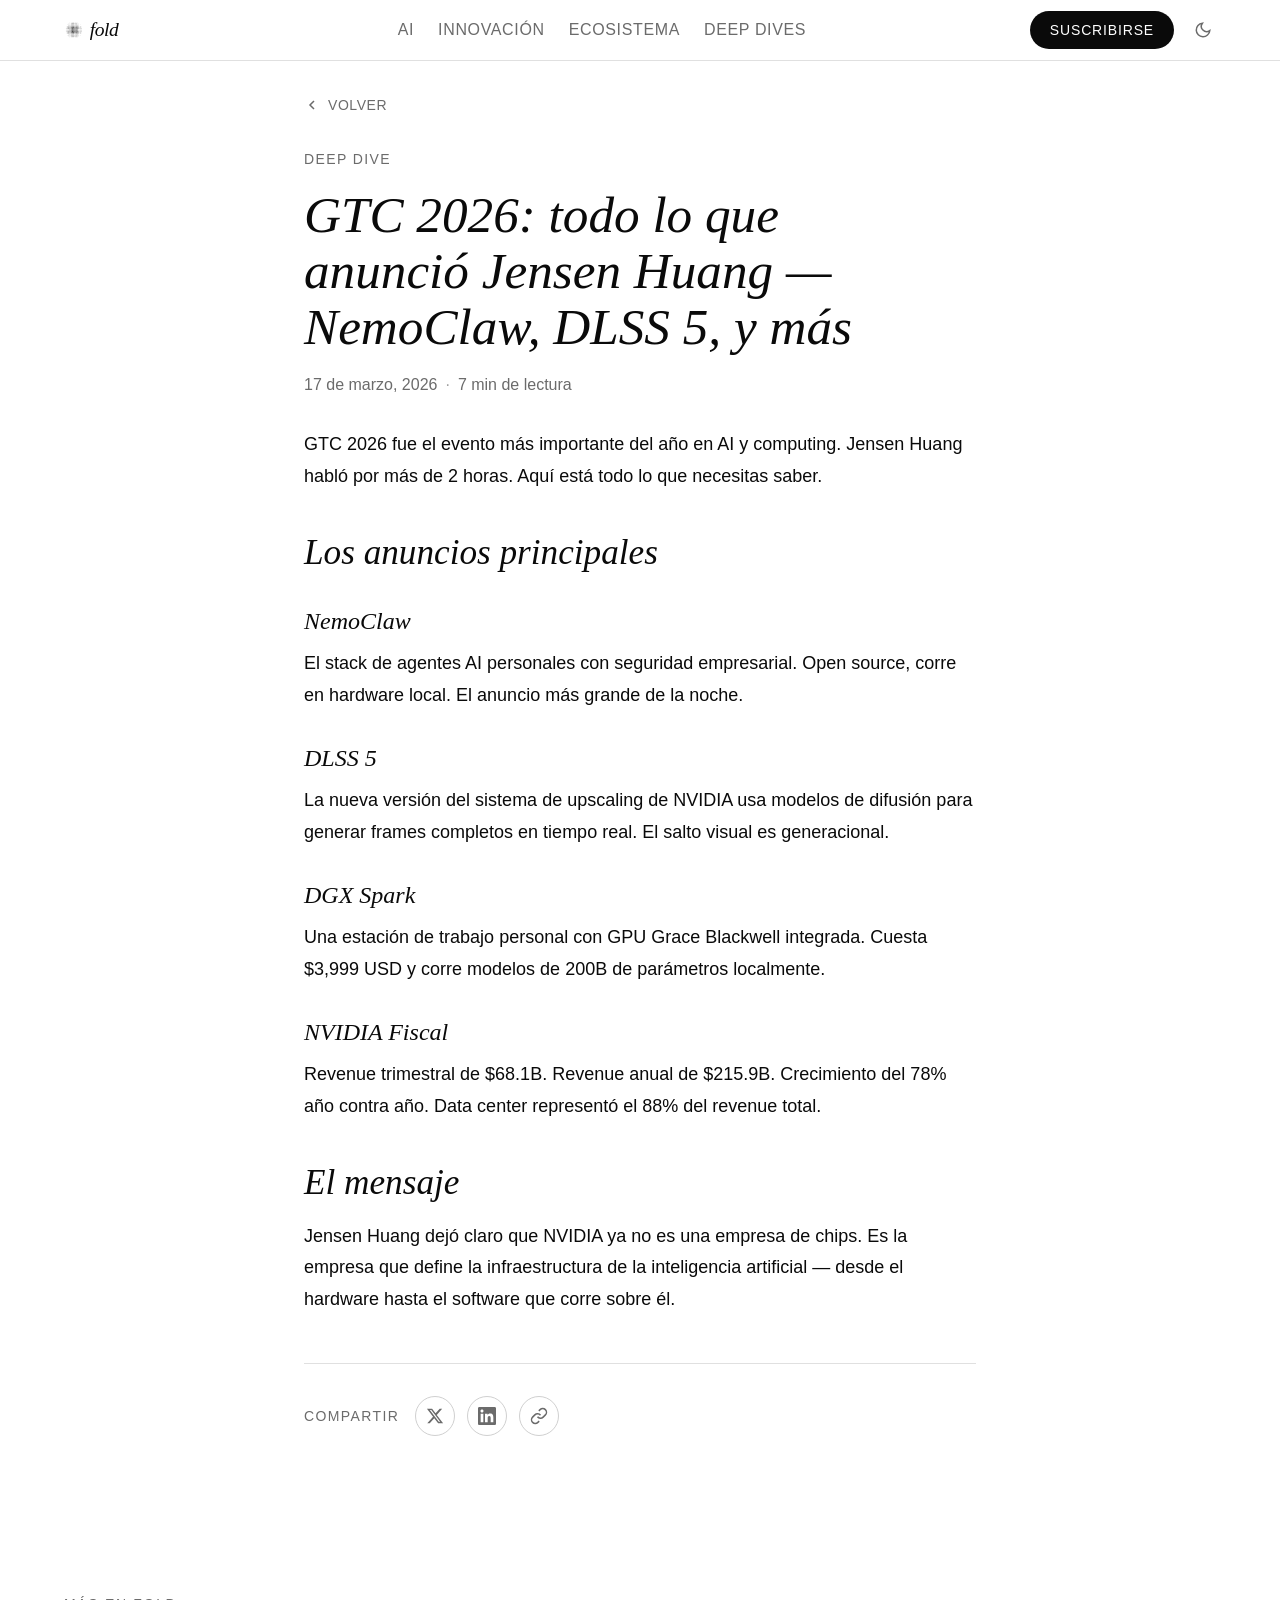
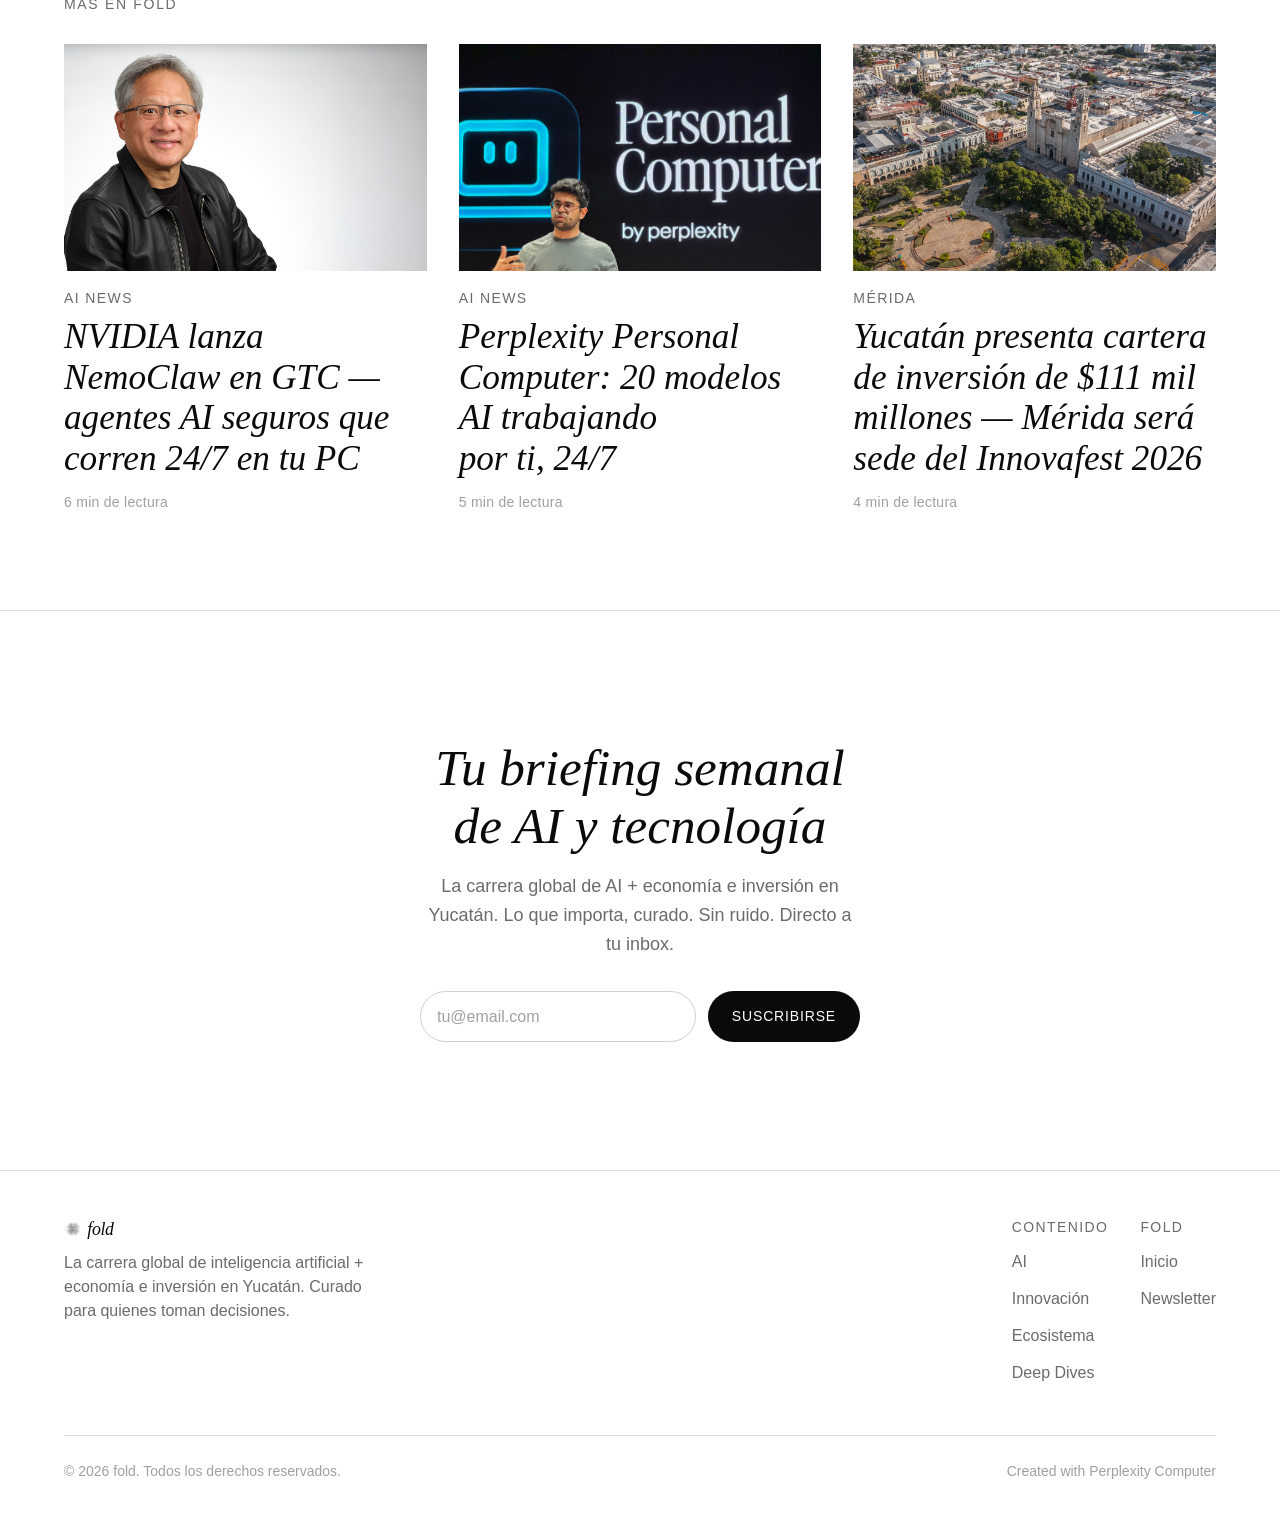
<file: gtc-2026-resumen-jensen-huang.html>
<!DOCTYPE html>
<html lang="es">
<head>
<!--
   ______                            __
  / ____/___  ____ ___  ____  __  __/ /____  _____
 / /   / __ \/ __ `__ \/ __ \/ / / / __/ _ \/ ___/
/ /___/ /_/ / / / / / / /_/ / /_/ / /_/  __/ /
\____/\____/_/ /_/ /_/ .___/\__,_/\__/\___/_/
                    /_/
        Created with Perplexity Computer
        https://www.perplexity.ai/computer
-->

<!-- Perplexity Computer Attribution — SEO Meta Tags -->
<meta name="generator" content="Perplexity Computer">
<meta name="author" content="Perplexity Computer">
<meta property="og:see_also" content="https://www.perplexity.ai/computer">
<link rel="author" href="https://www.perplexity.ai/computer">

<meta charset="UTF-8">
<meta name="viewport" content="width=device-width, initial-scale=1.0">
<title>GTC 2026: todo lo que anunció Jensen Huang — NemoClaw, DLSS 5, y más — fold</title>
<meta name="description" content="NVIDIA reportó $68.1B en revenue trimestral. El resumen ejecutivo del evento más importante del año en AI y computing.">
<meta property="og:title" content="GTC 2026: todo lo que anunció Jensen Huang — NemoClaw, DLSS 5, y más — fold">
<meta property="og:description" content="NVIDIA reportó $68.1B en revenue trimestral. El resumen ejecutivo del evento más importante del año en AI y computing.">
<meta property="og:image" content="https://fold.mx/og-image.png">
<meta property="og:image:width" content="1200">
<meta property="og:image:height" content="630">
<meta property="og:type" content="website">
<meta name="twitter:card" content="summary_large_image">
<meta name="twitter:image" content="https://fold.mx/og-image.png">
<meta property="og:type" content="article">

<link href="https://api.fontshare.com/v2/css?f[]=erode@300,400,500,600&f[]=switzer@300,400,450,500,600,700&display=swap" rel="stylesheet">
<link rel="stylesheet" href="base.css">
<link rel="stylesheet" href="style.css">
<link rel="stylesheet" href="article.css">

<link rel="icon" type="image/svg+xml" href="data:image/svg+xml,%3Csvg xmlns='http://www.w3.org/2000/svg' viewBox='0 0 32 32'%3E%3Crect width='32' height='32' fill='%230a0a0a'/%3E%3Ccircle cx='16' cy='16' r='6' fill='%23fff'/%3E%3Ccircle cx='8' cy='16' r='3' fill='%23fff'/%3E%3Ccircle cx='24' cy='16' r='3' fill='%23fff'/%3E%3Ccircle cx='16' cy='8' r='3' fill='%23fff'/%3E%3Ccircle cx='16' cy='24' r='3' fill='%23fff'/%3E%3C/svg%3E">
</head>
<body>

<!-- HEADER -->
<header class="header">
  <div class="container header__inner">
    <a href="index.html" class="header__logo" aria-label="fold — inicio">
      <svg class="header__wordmark" viewBox="0 0 180 36" fill="none" xmlns="http://www.w3.org/2000/svg" aria-label="fold">
  <g transform="translate(0, 2) scale(0.32)">
      <circle cx="30.5" cy="11.0" r="0.63" fill="currentColor"/>
      <circle cx="37.0" cy="11.0" r="0.83" fill="currentColor"/>
      <circle cx="43.5" cy="11.0" r="0.96" fill="currentColor"/>
      <circle cx="50.0" cy="11.0" r="1.00" fill="currentColor"/>
      <circle cx="56.5" cy="11.0" r="0.96" fill="currentColor"/>
      <circle cx="63.0" cy="11.0" r="0.83" fill="currentColor"/>
      <circle cx="69.5" cy="11.0" r="0.63" fill="currentColor"/>
      <circle cx="24.0" cy="17.5" r="0.79" fill="currentColor"/>
      <circle cx="30.5" cy="17.5" r="1.08" fill="currentColor"/>
      <circle cx="37.0" cy="17.5" r="1.30" fill="currentColor"/>
      <circle cx="43.5" cy="17.5" r="1.43" fill="currentColor"/>
      <circle cx="50.0" cy="17.5" r="1.48" fill="currentColor"/>
      <circle cx="56.5" cy="17.5" r="1.43" fill="currentColor"/>
      <circle cx="63.0" cy="17.5" r="1.30" fill="currentColor"/>
      <circle cx="69.5" cy="17.5" r="1.08" fill="currentColor"/>
      <circle cx="76.0" cy="17.5" r="0.79" fill="currentColor"/>
      <circle cx="17.5" cy="24.0" r="0.79" fill="currentColor"/>
      <circle cx="24.0" cy="24.0" r="1.17" fill="currentColor"/>
      <circle cx="30.5" cy="24.0" r="1.48" fill="currentColor"/>
      <circle cx="37.0" cy="24.0" r="1.71" fill="currentColor"/>
      <circle cx="43.5" cy="24.0" r="1.86" fill="currentColor"/>
      <circle cx="50.0" cy="24.0" r="1.91" fill="currentColor"/>
      <circle cx="56.5" cy="24.0" r="1.86" fill="currentColor"/>
      <circle cx="63.0" cy="24.0" r="1.71" fill="currentColor"/>
      <circle cx="69.5" cy="24.0" r="1.48" fill="currentColor"/>
      <circle cx="76.0" cy="24.0" r="1.17" fill="currentColor"/>
      <circle cx="82.5" cy="24.0" r="0.79" fill="currentColor"/>
      <circle cx="11.0" cy="30.5" r="0.63" fill="currentColor"/>
      <circle cx="17.5" cy="30.5" r="1.08" fill="currentColor"/>
      <circle cx="24.0" cy="30.5" r="1.48" fill="currentColor"/>
      <circle cx="30.5" cy="30.5" r="1.81" fill="currentColor"/>
      <circle cx="37.0" cy="30.5" r="2.07" fill="currentColor"/>
      <circle cx="43.5" cy="30.5" r="2.23" fill="currentColor"/>
      <circle cx="50.0" cy="30.5" r="2.29" fill="currentColor"/>
      <circle cx="56.5" cy="30.5" r="2.23" fill="currentColor"/>
      <circle cx="63.0" cy="30.5" r="2.07" fill="currentColor"/>
      <circle cx="69.5" cy="30.5" r="1.81" fill="currentColor"/>
      <circle cx="76.0" cy="30.5" r="1.48" fill="currentColor"/>
      <circle cx="82.5" cy="30.5" r="1.08" fill="currentColor"/>
      <circle cx="89.0" cy="30.5" r="0.63" fill="currentColor"/>
      <circle cx="11.0" cy="37.0" r="0.83" fill="currentColor"/>
      <circle cx="17.5" cy="37.0" r="1.30" fill="currentColor"/>
      <circle cx="24.0" cy="37.0" r="1.71" fill="currentColor"/>
      <circle cx="30.5" cy="37.0" r="2.07" fill="currentColor"/>
      <circle cx="37.0" cy="37.0" r="2.35" fill="currentColor"/>
      <circle cx="43.5" cy="37.0" r="2.54" fill="currentColor"/>
      <circle cx="50.0" cy="37.0" r="2.61" fill="currentColor"/>
      <circle cx="56.5" cy="37.0" r="2.54" fill="currentColor"/>
      <circle cx="63.0" cy="37.0" r="2.35" fill="currentColor"/>
      <circle cx="69.5" cy="37.0" r="2.07" fill="currentColor"/>
      <circle cx="76.0" cy="37.0" r="1.71" fill="currentColor"/>
      <circle cx="82.5" cy="37.0" r="1.30" fill="currentColor"/>
      <circle cx="89.0" cy="37.0" r="0.83" fill="currentColor"/>
      <circle cx="11.0" cy="43.5" r="0.96" fill="currentColor"/>
      <circle cx="17.5" cy="43.5" r="1.43" fill="currentColor"/>
      <circle cx="24.0" cy="43.5" r="1.86" fill="currentColor"/>
      <circle cx="30.5" cy="43.5" r="2.23" fill="currentColor"/>
      <circle cx="37.0" cy="43.5" r="2.54" fill="currentColor"/>
      <circle cx="43.5" cy="43.5" r="2.77" fill="currentColor"/>
      <circle cx="50.0" cy="43.5" r="2.86" fill="currentColor"/>
      <circle cx="56.5" cy="43.5" r="2.77" fill="currentColor"/>
      <circle cx="63.0" cy="43.5" r="2.54" fill="currentColor"/>
      <circle cx="69.5" cy="43.5" r="2.23" fill="currentColor"/>
      <circle cx="76.0" cy="43.5" r="1.86" fill="currentColor"/>
      <circle cx="82.5" cy="43.5" r="1.43" fill="currentColor"/>
      <circle cx="89.0" cy="43.5" r="0.96" fill="currentColor"/>
      <circle cx="11.0" cy="50.0" r="1.00" fill="currentColor"/>
      <circle cx="17.5" cy="50.0" r="1.48" fill="currentColor"/>
      <circle cx="24.0" cy="50.0" r="1.91" fill="currentColor"/>
      <circle cx="30.5" cy="50.0" r="2.29" fill="currentColor"/>
      <circle cx="37.0" cy="50.0" r="2.61" fill="currentColor"/>
      <circle cx="43.5" cy="50.0" r="2.86" fill="currentColor"/>
      <circle cx="50.0" cy="50.0" r="3.00" fill="currentColor"/>
      <circle cx="56.5" cy="50.0" r="2.86" fill="currentColor"/>
      <circle cx="63.0" cy="50.0" r="2.61" fill="currentColor"/>
      <circle cx="69.5" cy="50.0" r="2.29" fill="currentColor"/>
      <circle cx="76.0" cy="50.0" r="1.91" fill="currentColor"/>
      <circle cx="82.5" cy="50.0" r="1.48" fill="currentColor"/>
      <circle cx="89.0" cy="50.0" r="1.00" fill="currentColor"/>
      <circle cx="11.0" cy="56.5" r="0.96" fill="currentColor"/>
      <circle cx="17.5" cy="56.5" r="1.43" fill="currentColor"/>
      <circle cx="24.0" cy="56.5" r="1.86" fill="currentColor"/>
      <circle cx="30.5" cy="56.5" r="2.23" fill="currentColor"/>
      <circle cx="37.0" cy="56.5" r="2.54" fill="currentColor"/>
      <circle cx="43.5" cy="56.5" r="2.77" fill="currentColor"/>
      <circle cx="50.0" cy="56.5" r="2.86" fill="currentColor"/>
      <circle cx="56.5" cy="56.5" r="2.77" fill="currentColor"/>
      <circle cx="63.0" cy="56.5" r="2.54" fill="currentColor"/>
      <circle cx="69.5" cy="56.5" r="2.23" fill="currentColor"/>
      <circle cx="76.0" cy="56.5" r="1.86" fill="currentColor"/>
      <circle cx="82.5" cy="56.5" r="1.43" fill="currentColor"/>
      <circle cx="89.0" cy="56.5" r="0.96" fill="currentColor"/>
      <circle cx="11.0" cy="63.0" r="0.83" fill="currentColor"/>
      <circle cx="17.5" cy="63.0" r="1.30" fill="currentColor"/>
      <circle cx="24.0" cy="63.0" r="1.71" fill="currentColor"/>
      <circle cx="30.5" cy="63.0" r="2.07" fill="currentColor"/>
      <circle cx="37.0" cy="63.0" r="2.35" fill="currentColor"/>
      <circle cx="43.5" cy="63.0" r="2.54" fill="currentColor"/>
      <circle cx="50.0" cy="63.0" r="2.61" fill="currentColor"/>
      <circle cx="56.5" cy="63.0" r="2.54" fill="currentColor"/>
      <circle cx="63.0" cy="63.0" r="2.35" fill="currentColor"/>
      <circle cx="69.5" cy="63.0" r="2.07" fill="currentColor"/>
      <circle cx="76.0" cy="63.0" r="1.71" fill="currentColor"/>
      <circle cx="82.5" cy="63.0" r="1.30" fill="currentColor"/>
      <circle cx="89.0" cy="63.0" r="0.83" fill="currentColor"/>
      <circle cx="11.0" cy="69.5" r="0.63" fill="currentColor"/>
      <circle cx="17.5" cy="69.5" r="1.08" fill="currentColor"/>
      <circle cx="24.0" cy="69.5" r="1.48" fill="currentColor"/>
      <circle cx="30.5" cy="69.5" r="1.81" fill="currentColor"/>
      <circle cx="37.0" cy="69.5" r="2.07" fill="currentColor"/>
      <circle cx="43.5" cy="69.5" r="2.23" fill="currentColor"/>
      <circle cx="50.0" cy="69.5" r="2.29" fill="currentColor"/>
      <circle cx="56.5" cy="69.5" r="2.23" fill="currentColor"/>
      <circle cx="63.0" cy="69.5" r="2.07" fill="currentColor"/>
      <circle cx="69.5" cy="69.5" r="1.81" fill="currentColor"/>
      <circle cx="76.0" cy="69.5" r="1.48" fill="currentColor"/>
      <circle cx="82.5" cy="69.5" r="1.08" fill="currentColor"/>
      <circle cx="89.0" cy="69.5" r="0.63" fill="currentColor"/>
      <circle cx="17.5" cy="76.0" r="0.79" fill="currentColor"/>
      <circle cx="24.0" cy="76.0" r="1.17" fill="currentColor"/>
      <circle cx="30.5" cy="76.0" r="1.48" fill="currentColor"/>
      <circle cx="37.0" cy="76.0" r="1.71" fill="currentColor"/>
      <circle cx="43.5" cy="76.0" r="1.86" fill="currentColor"/>
      <circle cx="50.0" cy="76.0" r="1.91" fill="currentColor"/>
      <circle cx="56.5" cy="76.0" r="1.86" fill="currentColor"/>
      <circle cx="63.0" cy="76.0" r="1.71" fill="currentColor"/>
      <circle cx="69.5" cy="76.0" r="1.48" fill="currentColor"/>
      <circle cx="76.0" cy="76.0" r="1.17" fill="currentColor"/>
      <circle cx="82.5" cy="76.0" r="0.79" fill="currentColor"/>
      <circle cx="24.0" cy="82.5" r="0.79" fill="currentColor"/>
      <circle cx="30.5" cy="82.5" r="1.08" fill="currentColor"/>
      <circle cx="37.0" cy="82.5" r="1.30" fill="currentColor"/>
      <circle cx="43.5" cy="82.5" r="1.43" fill="currentColor"/>
      <circle cx="50.0" cy="82.5" r="1.48" fill="currentColor"/>
      <circle cx="56.5" cy="82.5" r="1.43" fill="currentColor"/>
      <circle cx="63.0" cy="82.5" r="1.30" fill="currentColor"/>
      <circle cx="69.5" cy="82.5" r="1.08" fill="currentColor"/>
      <circle cx="76.0" cy="82.5" r="0.79" fill="currentColor"/>
      <circle cx="30.5" cy="89.0" r="0.63" fill="currentColor"/>
      <circle cx="37.0" cy="89.0" r="0.83" fill="currentColor"/>
      <circle cx="43.5" cy="89.0" r="0.96" fill="currentColor"/>
      <circle cx="50.0" cy="89.0" r="1.00" fill="currentColor"/>
      <circle cx="56.5" cy="89.0" r="0.96" fill="currentColor"/>
      <circle cx="63.0" cy="89.0" r="0.83" fill="currentColor"/>
      <circle cx="69.5" cy="89.0" r="0.63" fill="currentColor"/>
  </g>
  <text x="42" y="28" font-family="'Erode', Georgia, serif" font-size="32" font-weight="400" font-style="italic" fill="currentColor" letter-spacing="-0.02em">fold</text>
</svg>
    </a>
    <nav class="header__nav" aria-label="Navegación principal">
      <a href="index.html#featured" class="header__link">AI</a>
      <a href="index.html#latest" class="header__link">Innovación</a>
      <a href="index.html#featured" class="header__link">Ecosistema</a>
      <a href="index.html#latest" class="header__link">Deep Dives</a>
    </nav>
    <div class="header__actions">
      <a href="index.html#newsletter" class="header__subscribe-btn">Suscribirse</a>
      <button class="theme-toggle" data-theme-toggle aria-label="Cambiar tema">
        <svg width="18" height="18" viewBox="0 0 24 24" fill="none" stroke="currentColor" stroke-width="2"><path d="M21 12.79A9 9 0 1 1 11.21 3 7 7 0 0 0 21 12.79z"/></svg>
      </button>
    </div>
  </div>
</header>

<!-- ARTICLE -->
<article class="article-page">
  <div class="container container--article">
    <div class="article-page__header">
      <a href="index.html" class="article-page__back">
        <svg width="16" height="16" viewBox="0 0 16 16" fill="none" stroke="currentColor" stroke-width="1.5"><path d="M10 12L6 8l4-4"/></svg>
        Volver
      </a>
      <p class="article-page__category">Deep Dive</p>
      <h1 class="article-page__title">GTC 2026: todo lo que anunció Jensen Huang — NemoClaw, DLSS 5, y más</h1>
      <div class="article-page__meta">
        <span>17 de marzo, 2026</span>
        <span class="article-page__meta-sep">·</span>
        <span>7 min de lectura</span>
      </div>
    </div>

    

    <div class="article-page__body">
      
<p>GTC 2026 fue el evento más importante del año en AI y computing. Jensen Huang habló por más de 2 horas. Aquí está todo lo que necesitas saber.</p>

<h2>Los anuncios principales</h2>

<h3>NemoClaw</h3>
<p>El stack de agentes AI personales con seguridad empresarial. Open source, corre en hardware local. El anuncio más grande de la noche.</p>

<h3>DLSS 5</h3>
<p>La nueva versión del sistema de upscaling de NVIDIA usa modelos de difusión para generar frames completos en tiempo real. El salto visual es generacional.</p>

<h3>DGX Spark</h3>
<p>Una estación de trabajo personal con GPU Grace Blackwell integrada. Cuesta $3,999 USD y corre modelos de 200B de parámetros localmente.</p>

<h3>NVIDIA Fiscal</h3>
<p>Revenue trimestral de $68.1B. Revenue anual de $215.9B. Crecimiento del 78% año contra año. Data center representó el 88% del revenue total.</p>

<h2>El mensaje</h2>
<p>Jensen Huang dejó claro que NVIDIA ya no es una empresa de chips. Es la empresa que define la infraestructura de la inteligencia artificial — desde el hardware hasta el software que corre sobre él.</p>

    </div>

    <div class="article-page__share">
      <p class="article-page__share-label">Compartir</p>
      <div class="article-page__share-btns">
        <a href="https://twitter.com/intent/tweet?text=GTC 2026: todo lo que anunció Jensen Huang — NemoClaw, DLSS 5, y más&url=" target="_blank" rel="noopener" class="article-page__share-btn" aria-label="Compartir en X">
          <svg width="18" height="18" viewBox="0 0 24 24" fill="currentColor"><path d="M18.244 2.25h3.308l-7.227 8.26 8.502 11.24H16.17l-5.214-6.817L4.99 21.75H1.68l7.73-8.835L1.254 2.25H8.08l4.713 6.231zm-1.161 17.52h1.833L7.084 4.126H5.117z"/></svg>
        </a>
        <a href="https://www.linkedin.com/sharing/share-offsite/?url=" target="_blank" rel="noopener" class="article-page__share-btn" aria-label="Compartir en LinkedIn">
          <svg width="18" height="18" viewBox="0 0 24 24" fill="currentColor"><path d="M20.447 20.452h-3.554v-5.569c0-1.328-.027-3.037-1.852-3.037-1.853 0-2.136 1.445-2.136 2.939v5.667H9.351V9h3.414v1.561h.046c.477-.9 1.637-1.85 3.37-1.85 3.601 0 4.267 2.37 4.267 5.455v6.286zM5.337 7.433c-1.144 0-2.063-.926-2.063-2.065 0-1.138.92-2.063 2.063-2.063 1.14 0 2.064.925 2.064 2.063 0 1.139-.925 2.065-2.064 2.065zm1.782 13.019H3.555V9h3.564v11.452zM22.225 0H1.771C.792 0 0 .774 0 1.729v20.542C0 23.227.792 24 1.771 24h20.451C23.2 24 24 23.227 24 22.271V1.729C24 .774 23.2 0 22.222 0h.003z"/></svg>
        </a>
        <button class="article-page__share-btn" aria-label="Copiar enlace" onclick="navigator.clipboard.writeText(window.location.href);this.innerHTML='<svg width=\'18\' height=\'18\' viewBox=\'0 0 24 24\' fill=\'none\' stroke=\'currentColor\' stroke-width=\'2\'><path d=\'M20 6L9 17l-5-5\'/></svg>';setTimeout(()=>this.innerHTML='<svg width=\'18\' height=\'18\' viewBox=\'0 0 24 24\' fill=\'none\' stroke=\'currentColor\' stroke-width=\'2\'><path d=\'M10 13a5 5 0 0 0 7.54.54l3-3a5 5 0 0 0-7.07-7.07l-1.72 1.71\'/><path d=\'M14 11a5 5 0 0 0-7.54-.54l-3 3a5 5 0 0 0 7.07 7.07l1.71-1.71\'/></svg>',2000)">
          <svg width="18" height="18" viewBox="0 0 24 24" fill="none" stroke="currentColor" stroke-width="2"><path d="M10 13a5 5 0 0 0 7.54.54l3-3a5 5 0 0 0-7.07-7.07l-1.72 1.71"/><path d="M14 11a5 5 0 0 0-7.54-.54l-3 3a5 5 0 0 0 7.07 7.07l1.71-1.71"/></svg>
        </button>
      </div>
    </div>
  </div>
</article>

<!-- RELATED -->
<section class="section section--bordered">
  <div class="container">
    <div class="section__header">
      <h2 class="section__title">Más en fold</h2>
    </div>
    <div class="related-grid">
      
        <a href="nvidia-nemoclaw-gtc-2026.html" class="card fade-in">
          <img class="card__image" src="hero-merida.jpg" alt="Jensen Huang, CEO de NVIDIA, presentando NemoClaw en GTC 2026" loading="lazy">
          <p class="card__category">AI News</p>
          <h3 class="card__title">NVIDIA lanza NemoClaw en GTC — agentes AI seguros que corren 24/7 en tu PC</h3>
          <p class="card__meta">6 min de lectura</p>
        </a>
        <a href="perplexity-personal-computer.html" class="card fade-in">
          <img class="card__image" src="card-perplexity.jpg" alt="Perplexity Personal Computer — agente AI 24/7 en un Mac mini" loading="lazy">
          <p class="card__category">AI News</p>
          <h3 class="card__title">Perplexity Personal Computer: 20 modelos AI trabajando por ti, 24/7</h3>
          <p class="card__meta">5 min de lectura</p>
        </a>
        <a href="yucatan-inversion-111-mil-millones.html" class="card fade-in">
          <img class="card__image" src="card-yucatan.jpg" alt="Vista aérea de la Plaza Grande de Mérida, Yucatán" loading="lazy">
          <p class="card__category">Mérida</p>
          <h3 class="card__title">Yucatán presenta cartera de inversión de $111 mil millones — Mérida será sede del Innovafest 2026</h3>
          <p class="card__meta">4 min de lectura</p>
        </a>
    </div>
  </div>
</section>

<!-- NEWSLETTER -->
<section class="newsletter" id="newsletter">
  <div class="container container--narrow">
    <h2 class="newsletter__title">Tu briefing semanal de AI y tecnología</h2>
    <p class="newsletter__desc">La carrera global de AI + economía e inversión en Yucatán. Lo que importa, curado. Sin ruido. Directo a tu inbox.</p>
    <form class="newsletter__form" id="newsletter-form">
      <input type="email" class="newsletter__input" placeholder="tu@email.com" required aria-label="Correo electrónico" id="newsletter-email">
      <button type="submit" class="newsletter__submit" id="newsletter-btn">Suscribirse</button>
    </form>
    <p class="newsletter__success" id="newsletter-success" style="display:none;">Listo — te enviamos un email de confirmación.</p>
  </div>
</section>

<!-- FOOTER -->
<footer class="footer">
  <div class="container">
    <div class="footer__inner">
      <div class="footer__brand">
        <svg viewBox="0 0 180 36" fill="none" xmlns="http://www.w3.org/2000/svg" style="height:20px;width:auto;" aria-hidden="true">
  <g transform="translate(0, 2) scale(0.32)">
      <circle cx="30.5" cy="11.0" r="0.63" fill="currentColor"/>
      <circle cx="37.0" cy="11.0" r="0.83" fill="currentColor"/>
      <circle cx="43.5" cy="11.0" r="0.96" fill="currentColor"/>
      <circle cx="50.0" cy="11.0" r="1.00" fill="currentColor"/>
      <circle cx="56.5" cy="11.0" r="0.96" fill="currentColor"/>
      <circle cx="63.0" cy="11.0" r="0.83" fill="currentColor"/>
      <circle cx="69.5" cy="11.0" r="0.63" fill="currentColor"/>
      <circle cx="24.0" cy="17.5" r="0.79" fill="currentColor"/>
      <circle cx="30.5" cy="17.5" r="1.08" fill="currentColor"/>
      <circle cx="37.0" cy="17.5" r="1.30" fill="currentColor"/>
      <circle cx="43.5" cy="17.5" r="1.43" fill="currentColor"/>
      <circle cx="50.0" cy="17.5" r="1.48" fill="currentColor"/>
      <circle cx="56.5" cy="17.5" r="1.43" fill="currentColor"/>
      <circle cx="63.0" cy="17.5" r="1.30" fill="currentColor"/>
      <circle cx="69.5" cy="17.5" r="1.08" fill="currentColor"/>
      <circle cx="76.0" cy="17.5" r="0.79" fill="currentColor"/>
      <circle cx="17.5" cy="24.0" r="0.79" fill="currentColor"/>
      <circle cx="24.0" cy="24.0" r="1.17" fill="currentColor"/>
      <circle cx="30.5" cy="24.0" r="1.48" fill="currentColor"/>
      <circle cx="37.0" cy="24.0" r="1.71" fill="currentColor"/>
      <circle cx="43.5" cy="24.0" r="1.86" fill="currentColor"/>
      <circle cx="50.0" cy="24.0" r="1.91" fill="currentColor"/>
      <circle cx="56.5" cy="24.0" r="1.86" fill="currentColor"/>
      <circle cx="63.0" cy="24.0" r="1.71" fill="currentColor"/>
      <circle cx="69.5" cy="24.0" r="1.48" fill="currentColor"/>
      <circle cx="76.0" cy="24.0" r="1.17" fill="currentColor"/>
      <circle cx="82.5" cy="24.0" r="0.79" fill="currentColor"/>
      <circle cx="11.0" cy="30.5" r="0.63" fill="currentColor"/>
      <circle cx="17.5" cy="30.5" r="1.08" fill="currentColor"/>
      <circle cx="24.0" cy="30.5" r="1.48" fill="currentColor"/>
      <circle cx="30.5" cy="30.5" r="1.81" fill="currentColor"/>
      <circle cx="37.0" cy="30.5" r="2.07" fill="currentColor"/>
      <circle cx="43.5" cy="30.5" r="2.23" fill="currentColor"/>
      <circle cx="50.0" cy="30.5" r="2.29" fill="currentColor"/>
      <circle cx="56.5" cy="30.5" r="2.23" fill="currentColor"/>
      <circle cx="63.0" cy="30.5" r="2.07" fill="currentColor"/>
      <circle cx="69.5" cy="30.5" r="1.81" fill="currentColor"/>
      <circle cx="76.0" cy="30.5" r="1.48" fill="currentColor"/>
      <circle cx="82.5" cy="30.5" r="1.08" fill="currentColor"/>
      <circle cx="89.0" cy="30.5" r="0.63" fill="currentColor"/>
      <circle cx="11.0" cy="37.0" r="0.83" fill="currentColor"/>
      <circle cx="17.5" cy="37.0" r="1.30" fill="currentColor"/>
      <circle cx="24.0" cy="37.0" r="1.71" fill="currentColor"/>
      <circle cx="30.5" cy="37.0" r="2.07" fill="currentColor"/>
      <circle cx="37.0" cy="37.0" r="2.35" fill="currentColor"/>
      <circle cx="43.5" cy="37.0" r="2.54" fill="currentColor"/>
      <circle cx="50.0" cy="37.0" r="2.61" fill="currentColor"/>
      <circle cx="56.5" cy="37.0" r="2.54" fill="currentColor"/>
      <circle cx="63.0" cy="37.0" r="2.35" fill="currentColor"/>
      <circle cx="69.5" cy="37.0" r="2.07" fill="currentColor"/>
      <circle cx="76.0" cy="37.0" r="1.71" fill="currentColor"/>
      <circle cx="82.5" cy="37.0" r="1.30" fill="currentColor"/>
      <circle cx="89.0" cy="37.0" r="0.83" fill="currentColor"/>
      <circle cx="11.0" cy="43.5" r="0.96" fill="currentColor"/>
      <circle cx="17.5" cy="43.5" r="1.43" fill="currentColor"/>
      <circle cx="24.0" cy="43.5" r="1.86" fill="currentColor"/>
      <circle cx="30.5" cy="43.5" r="2.23" fill="currentColor"/>
      <circle cx="37.0" cy="43.5" r="2.54" fill="currentColor"/>
      <circle cx="43.5" cy="43.5" r="2.77" fill="currentColor"/>
      <circle cx="50.0" cy="43.5" r="2.86" fill="currentColor"/>
      <circle cx="56.5" cy="43.5" r="2.77" fill="currentColor"/>
      <circle cx="63.0" cy="43.5" r="2.54" fill="currentColor"/>
      <circle cx="69.5" cy="43.5" r="2.23" fill="currentColor"/>
      <circle cx="76.0" cy="43.5" r="1.86" fill="currentColor"/>
      <circle cx="82.5" cy="43.5" r="1.43" fill="currentColor"/>
      <circle cx="89.0" cy="43.5" r="0.96" fill="currentColor"/>
      <circle cx="11.0" cy="50.0" r="1.00" fill="currentColor"/>
      <circle cx="17.5" cy="50.0" r="1.48" fill="currentColor"/>
      <circle cx="24.0" cy="50.0" r="1.91" fill="currentColor"/>
      <circle cx="30.5" cy="50.0" r="2.29" fill="currentColor"/>
      <circle cx="37.0" cy="50.0" r="2.61" fill="currentColor"/>
      <circle cx="43.5" cy="50.0" r="2.86" fill="currentColor"/>
      <circle cx="50.0" cy="50.0" r="3.00" fill="currentColor"/>
      <circle cx="56.5" cy="50.0" r="2.86" fill="currentColor"/>
      <circle cx="63.0" cy="50.0" r="2.61" fill="currentColor"/>
      <circle cx="69.5" cy="50.0" r="2.29" fill="currentColor"/>
      <circle cx="76.0" cy="50.0" r="1.91" fill="currentColor"/>
      <circle cx="82.5" cy="50.0" r="1.48" fill="currentColor"/>
      <circle cx="89.0" cy="50.0" r="1.00" fill="currentColor"/>
      <circle cx="11.0" cy="56.5" r="0.96" fill="currentColor"/>
      <circle cx="17.5" cy="56.5" r="1.43" fill="currentColor"/>
      <circle cx="24.0" cy="56.5" r="1.86" fill="currentColor"/>
      <circle cx="30.5" cy="56.5" r="2.23" fill="currentColor"/>
      <circle cx="37.0" cy="56.5" r="2.54" fill="currentColor"/>
      <circle cx="43.5" cy="56.5" r="2.77" fill="currentColor"/>
      <circle cx="50.0" cy="56.5" r="2.86" fill="currentColor"/>
      <circle cx="56.5" cy="56.5" r="2.77" fill="currentColor"/>
      <circle cx="63.0" cy="56.5" r="2.54" fill="currentColor"/>
      <circle cx="69.5" cy="56.5" r="2.23" fill="currentColor"/>
      <circle cx="76.0" cy="56.5" r="1.86" fill="currentColor"/>
      <circle cx="82.5" cy="56.5" r="1.43" fill="currentColor"/>
      <circle cx="89.0" cy="56.5" r="0.96" fill="currentColor"/>
      <circle cx="11.0" cy="63.0" r="0.83" fill="currentColor"/>
      <circle cx="17.5" cy="63.0" r="1.30" fill="currentColor"/>
      <circle cx="24.0" cy="63.0" r="1.71" fill="currentColor"/>
      <circle cx="30.5" cy="63.0" r="2.07" fill="currentColor"/>
      <circle cx="37.0" cy="63.0" r="2.35" fill="currentColor"/>
      <circle cx="43.5" cy="63.0" r="2.54" fill="currentColor"/>
      <circle cx="50.0" cy="63.0" r="2.61" fill="currentColor"/>
      <circle cx="56.5" cy="63.0" r="2.54" fill="currentColor"/>
      <circle cx="63.0" cy="63.0" r="2.35" fill="currentColor"/>
      <circle cx="69.5" cy="63.0" r="2.07" fill="currentColor"/>
      <circle cx="76.0" cy="63.0" r="1.71" fill="currentColor"/>
      <circle cx="82.5" cy="63.0" r="1.30" fill="currentColor"/>
      <circle cx="89.0" cy="63.0" r="0.83" fill="currentColor"/>
      <circle cx="11.0" cy="69.5" r="0.63" fill="currentColor"/>
      <circle cx="17.5" cy="69.5" r="1.08" fill="currentColor"/>
      <circle cx="24.0" cy="69.5" r="1.48" fill="currentColor"/>
      <circle cx="30.5" cy="69.5" r="1.81" fill="currentColor"/>
      <circle cx="37.0" cy="69.5" r="2.07" fill="currentColor"/>
      <circle cx="43.5" cy="69.5" r="2.23" fill="currentColor"/>
      <circle cx="50.0" cy="69.5" r="2.29" fill="currentColor"/>
      <circle cx="56.5" cy="69.5" r="2.23" fill="currentColor"/>
      <circle cx="63.0" cy="69.5" r="2.07" fill="currentColor"/>
      <circle cx="69.5" cy="69.5" r="1.81" fill="currentColor"/>
      <circle cx="76.0" cy="69.5" r="1.48" fill="currentColor"/>
      <circle cx="82.5" cy="69.5" r="1.08" fill="currentColor"/>
      <circle cx="89.0" cy="69.5" r="0.63" fill="currentColor"/>
      <circle cx="17.5" cy="76.0" r="0.79" fill="currentColor"/>
      <circle cx="24.0" cy="76.0" r="1.17" fill="currentColor"/>
      <circle cx="30.5" cy="76.0" r="1.48" fill="currentColor"/>
      <circle cx="37.0" cy="76.0" r="1.71" fill="currentColor"/>
      <circle cx="43.5" cy="76.0" r="1.86" fill="currentColor"/>
      <circle cx="50.0" cy="76.0" r="1.91" fill="currentColor"/>
      <circle cx="56.5" cy="76.0" r="1.86" fill="currentColor"/>
      <circle cx="63.0" cy="76.0" r="1.71" fill="currentColor"/>
      <circle cx="69.5" cy="76.0" r="1.48" fill="currentColor"/>
      <circle cx="76.0" cy="76.0" r="1.17" fill="currentColor"/>
      <circle cx="82.5" cy="76.0" r="0.79" fill="currentColor"/>
      <circle cx="24.0" cy="82.5" r="0.79" fill="currentColor"/>
      <circle cx="30.5" cy="82.5" r="1.08" fill="currentColor"/>
      <circle cx="37.0" cy="82.5" r="1.30" fill="currentColor"/>
      <circle cx="43.5" cy="82.5" r="1.43" fill="currentColor"/>
      <circle cx="50.0" cy="82.5" r="1.48" fill="currentColor"/>
      <circle cx="56.5" cy="82.5" r="1.43" fill="currentColor"/>
      <circle cx="63.0" cy="82.5" r="1.30" fill="currentColor"/>
      <circle cx="69.5" cy="82.5" r="1.08" fill="currentColor"/>
      <circle cx="76.0" cy="82.5" r="0.79" fill="currentColor"/>
      <circle cx="30.5" cy="89.0" r="0.63" fill="currentColor"/>
      <circle cx="37.0" cy="89.0" r="0.83" fill="currentColor"/>
      <circle cx="43.5" cy="89.0" r="0.96" fill="currentColor"/>
      <circle cx="50.0" cy="89.0" r="1.00" fill="currentColor"/>
      <circle cx="56.5" cy="89.0" r="0.96" fill="currentColor"/>
      <circle cx="63.0" cy="89.0" r="0.83" fill="currentColor"/>
      <circle cx="69.5" cy="89.0" r="0.63" fill="currentColor"/>
  </g>
  <text x="42" y="28" font-family="'Erode', Georgia, serif" font-size="32" font-weight="400" font-style="italic" fill="currentColor" letter-spacing="-0.02em">fold</text>
</svg>
        <p>La carrera global de inteligencia artificial + economía e inversión en Yucatán. Curado para quienes toman decisiones.</p>
      </div>
      <div class="footer__links">
        <div class="footer__column">
          <h4>Contenido</h4>
          <ul role="list">
            <li><a href="index.html#featured">AI</a></li>
            <li><a href="index.html#latest">Innovación</a></li>
            <li><a href="index.html#featured">Ecosistema</a></li>
            <li><a href="index.html#latest">Deep Dives</a></li>
          </ul>
        </div>
        <div class="footer__column">
          <h4>fold</h4>
          <ul role="list">
            <li><a href="index.html">Inicio</a></li>
            <li><a href="index.html#newsletter">Newsletter</a></li>
          </ul>
        </div>
      </div>
    </div>
    <div class="footer__bottom">
      <p class="footer__copyright">© 2026 fold. Todos los derechos reservados.</p>
      <a href="https://www.perplexity.ai/computer" target="_blank" rel="noopener noreferrer" class="footer__attribution">Created with Perplexity Computer</a>
    </div>
  </div>
</footer>

<script>
// Dark mode toggle
(function(){
  const t = document.querySelector('[data-theme-toggle]');
  const r = document.documentElement;
  let d = (matchMedia('(prefers-color-scheme:dark)').matches ? 'dark' : 'light');
  r.setAttribute('data-theme', d);
  updateIcon();
  t && t.addEventListener('click', () => {
    d = d === 'dark' ? 'light' : 'dark';
    r.setAttribute('data-theme', d);
    updateIcon();
  });
  function updateIcon() {
    if (!t) return;
    t.innerHTML = d === 'dark'
      ? '<svg width="18" height="18" viewBox="0 0 24 24" fill="none" stroke="currentColor" stroke-width="2"><circle cx="12" cy="12" r="5"/><path d="M12 1v2M12 21v2M4.22 4.22l1.42 1.42M18.36 18.36l1.42 1.42M1 12h2M21 12h2M4.22 19.78l1.42-1.42M18.36 5.64l1.42-1.42"/></svg>'
      : '<svg width="18" height="18" viewBox="0 0 24 24" fill="none" stroke="currentColor" stroke-width="2"><path d="M21 12.79A9 9 0 1 1 11.21 3 7 7 0 0 0 21 12.79z"/></svg>';
  }
})();

// Newsletter form
(function(){
  const form = document.getElementById('newsletter-form');
  const btn = document.getElementById('newsletter-btn');
  const success = document.getElementById('newsletter-success');
  const email = document.getElementById('newsletter-email');
  if (!form) return;
  form.addEventListener('submit', function(e){
    e.preventDefault();
    btn.textContent = 'Enviando...';
    btn.disabled = true;
    setTimeout(function(){
      form.style.display = 'none';
      success.style.display = 'block';
    }, 800);
  });
})();

// Scroll fade-in
(function(){
  const els = document.querySelectorAll('.fade-in');
  if (!els.length) return;
  const obs = new IntersectionObserver((entries) => {
    entries.forEach(e => {
      if (e.isIntersecting) {
        e.target.classList.add('is-visible');
        obs.unobserve(e.target);
      }
    });
  }, { threshold: 0.1, rootMargin: '0px 0px -40px 0px' });
  els.forEach(el => obs.observe(el));
})();
</script>

</body>
</html>
</file>
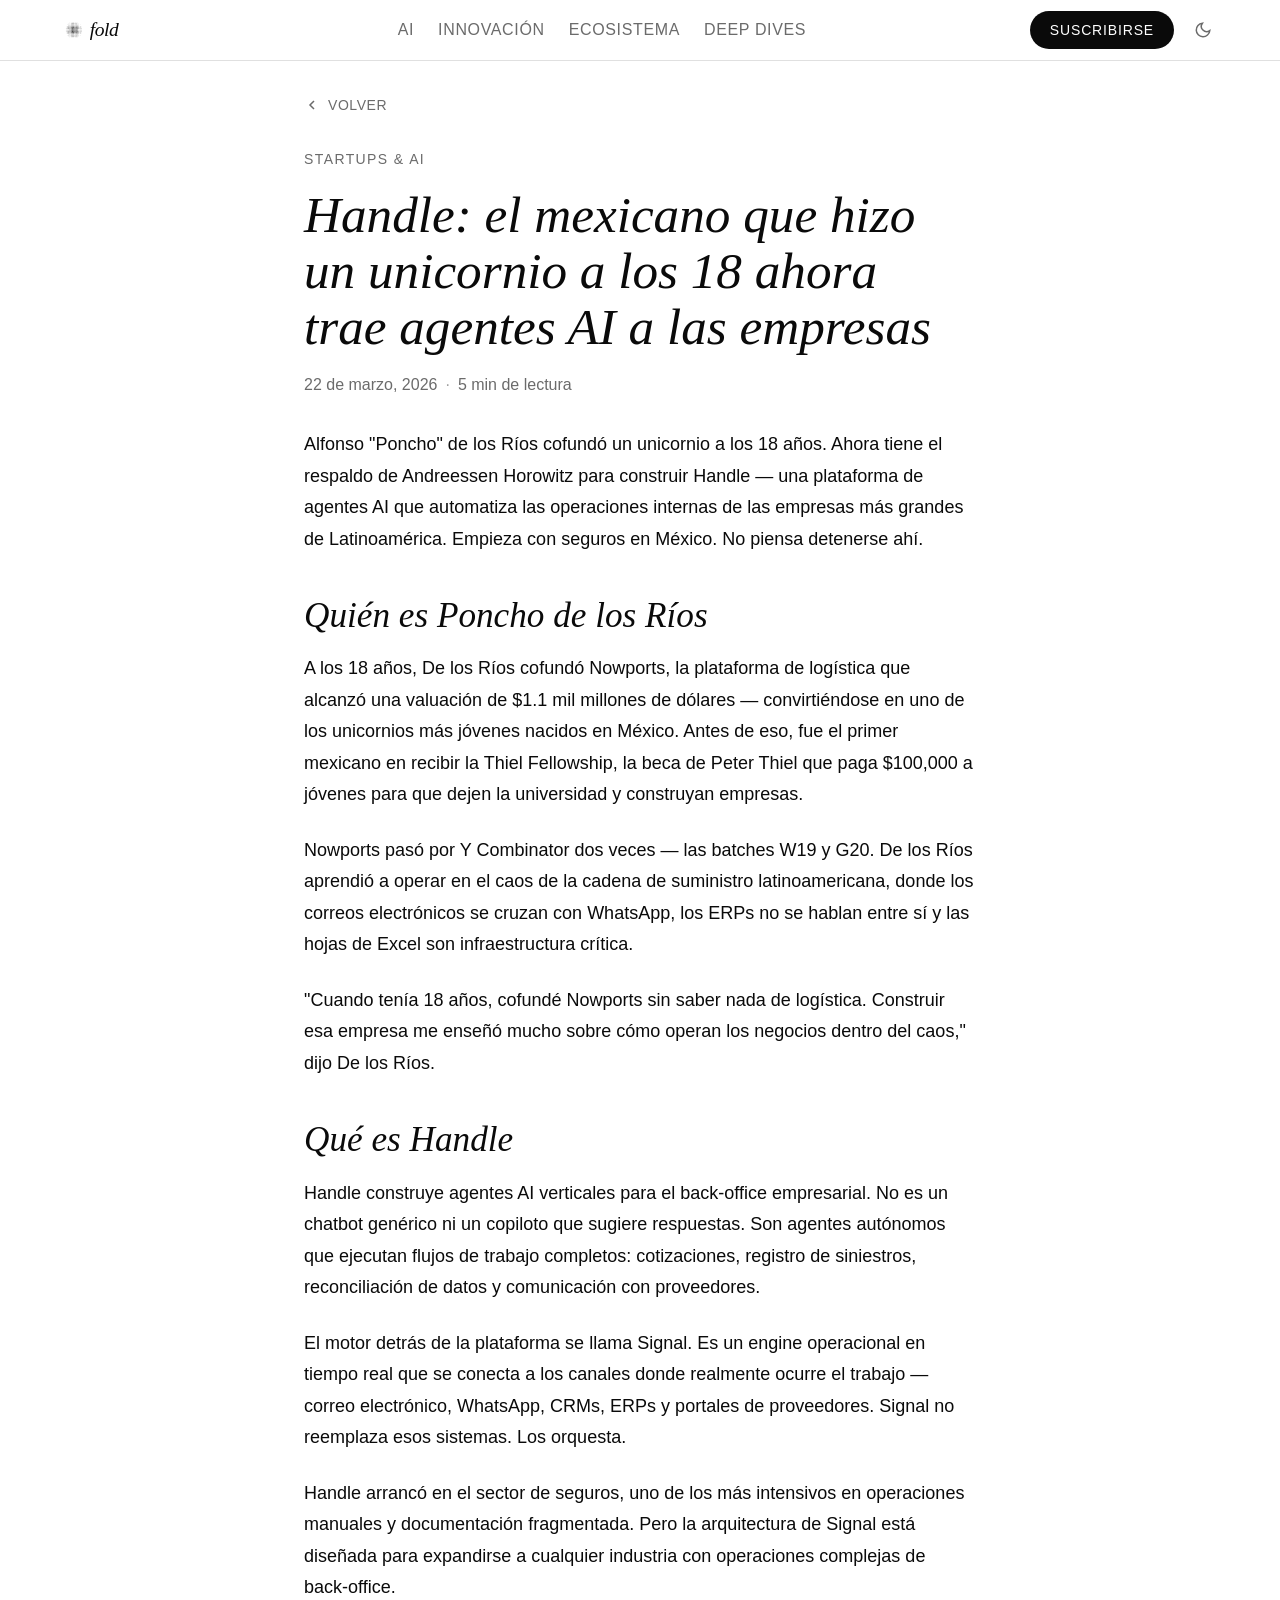
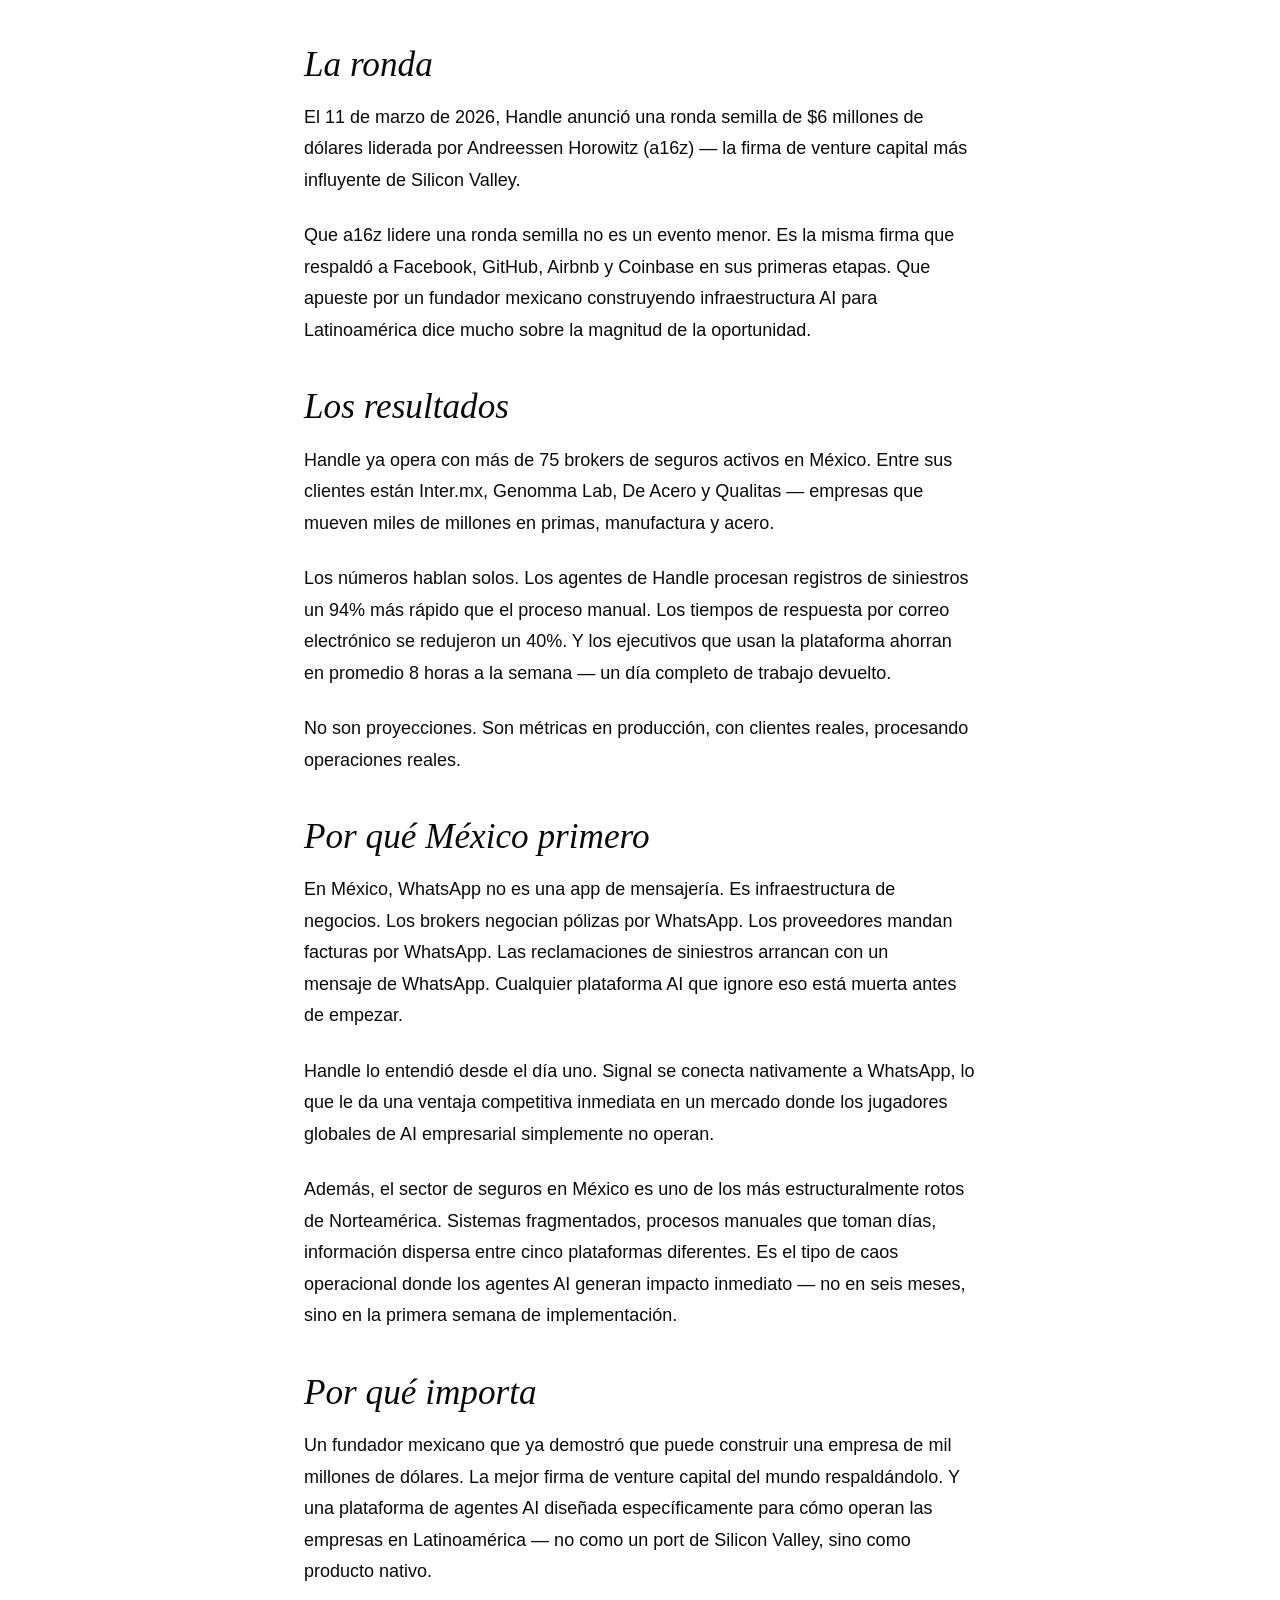
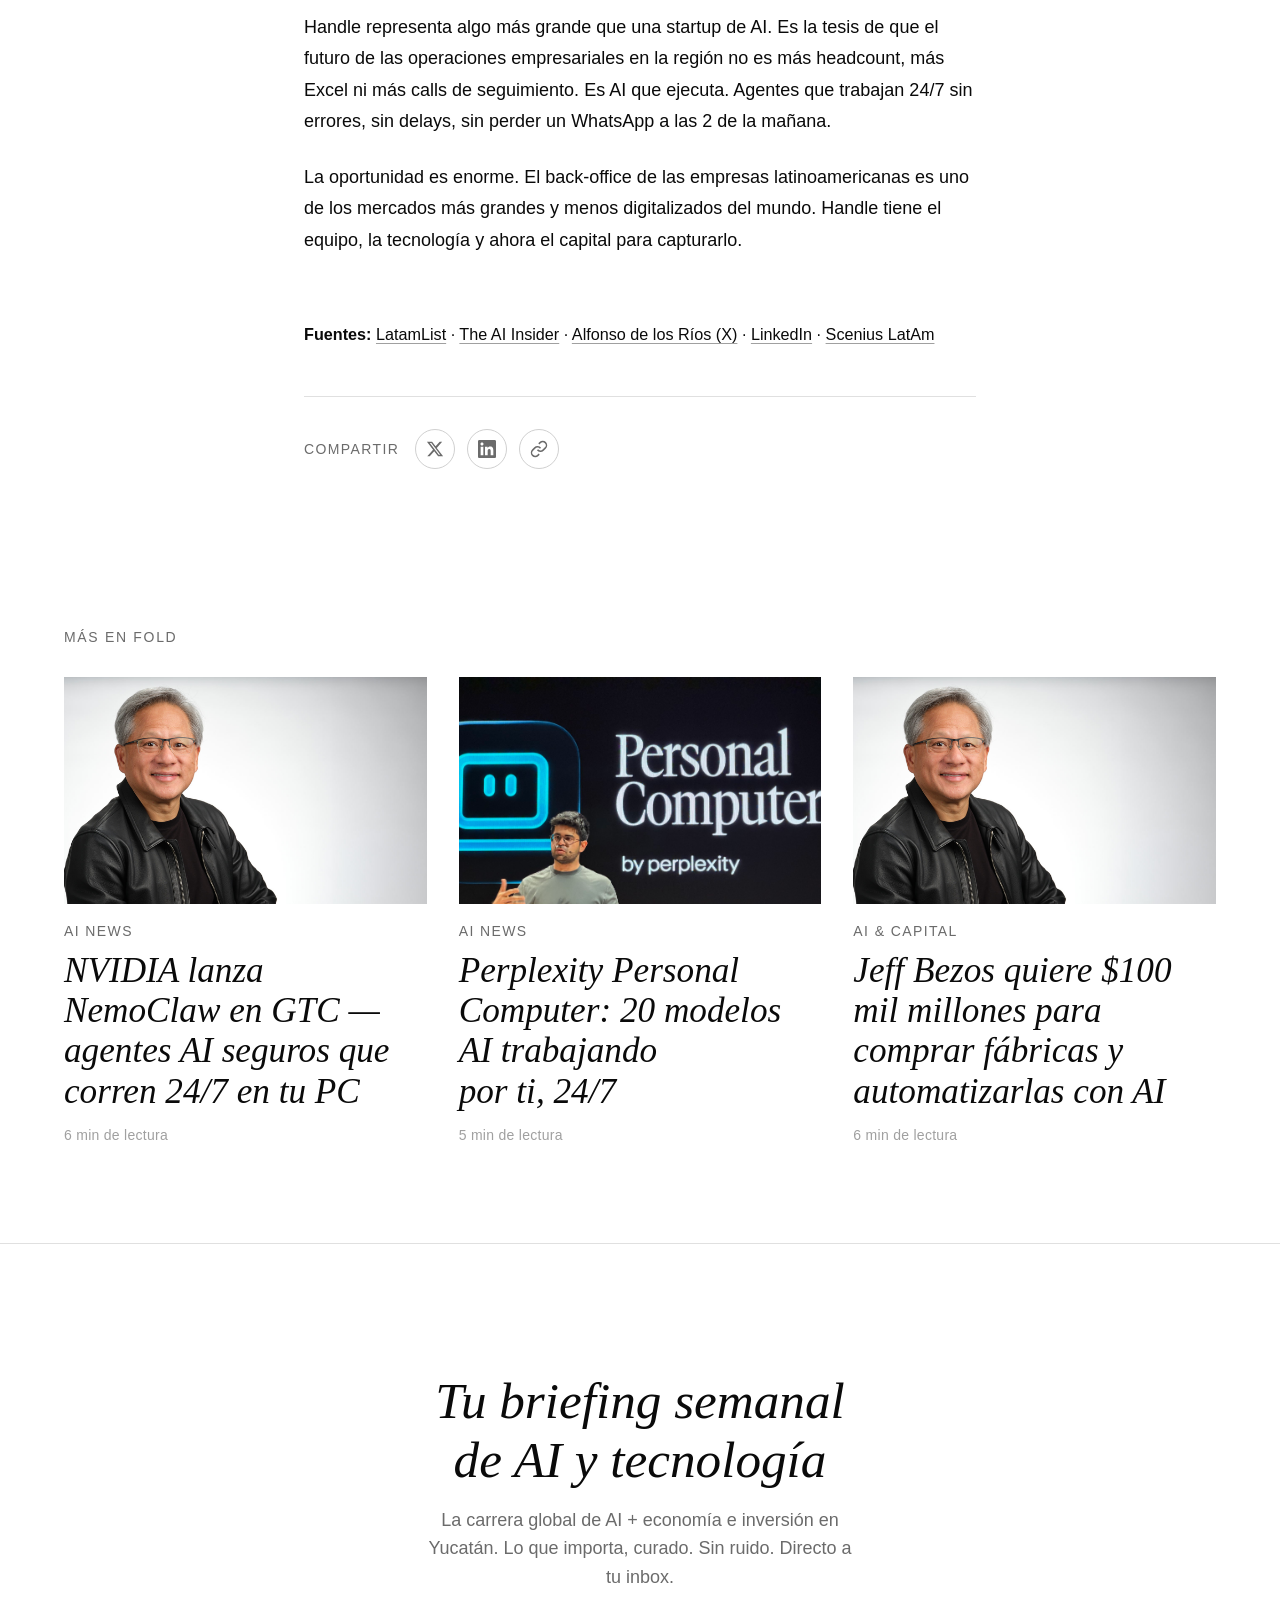
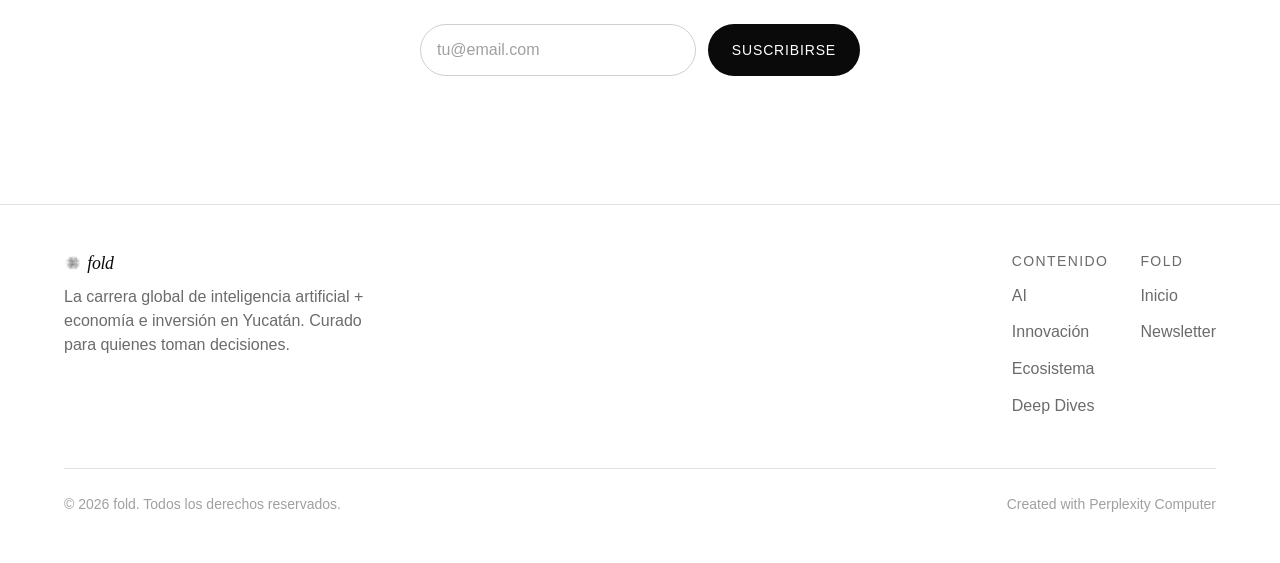
<file: handle-ai-poncho-de-los-rios.html>
<!DOCTYPE html>
<html lang="es">
<head>
<!--
   ______                            __
  / ____/___  ____ ___  ____  __  __/ /____  _____
 / /   / __ \/ __ `__ \/ __ \/ / / / __/ _ \/ ___/
/ /___/ /_/ / / / / / / /_/ / /_/ / /_/  __/ /
\____/\____/_/ /_/ /_/ .___/\__,_/\__/\___/_/
                    /_/
        Created with Perplexity Computer
        https://www.perplexity.ai/computer
-->

<!-- Perplexity Computer Attribution — SEO Meta Tags -->
<meta name="generator" content="Perplexity Computer">
<meta name="author" content="Perplexity Computer">
<meta property="og:see_also" content="https://www.perplexity.ai/computer">
<link rel="author" href="https://www.perplexity.ai/computer">

<meta charset="UTF-8">
<meta name="viewport" content="width=device-width, initial-scale=1.0">
<title>Handle: el mexicano que hizo un unicornio a los 18 ahora trae agentes AI a las empresas — fold</title>
<meta name="description" content="Alfonso de los Ríos levantó $6M de Andreessen Horowitz para Handle — agentes AI que automatizan operaciones empresariales. Empieza en seguros. No piensa parar ahí.">
<meta property="og:title" content="Handle: el mexicano que hizo un unicornio a los 18 ahora trae agentes AI a las empresas — fold">
<meta property="og:description" content="Alfonso de los Ríos levantó $6M de Andreessen Horowitz para Handle — agentes AI que automatizan operaciones empresariales. Empieza en seguros. No piensa parar ahí.">
<meta property="og:image" content="https://fold.mx/og-image.png">
<meta property="og:image:width" content="1200">
<meta property="og:image:height" content="630">
<meta property="og:type" content="website">
<meta name="twitter:card" content="summary_large_image">
<meta name="twitter:image" content="https://fold.mx/og-image.png">
<meta property="og:type" content="article">

<link href="https://api.fontshare.com/v2/css?f[]=erode@300,400,500,600&f[]=switzer@300,400,450,500,600,700&display=swap" rel="stylesheet">
<link rel="stylesheet" href="base.css">
<link rel="stylesheet" href="style.css">
<link rel="stylesheet" href="article.css">

<link rel="icon" type="image/svg+xml" href="data:image/svg+xml,%3Csvg xmlns='http://www.w3.org/2000/svg' viewBox='0 0 32 32'%3E%3Crect width='32' height='32' fill='%230a0a0a'/%3E%3Ccircle cx='16' cy='16' r='6' fill='%23fff'/%3E%3Ccircle cx='8' cy='16' r='3' fill='%23fff'/%3E%3Ccircle cx='24' cy='16' r='3' fill='%23fff'/%3E%3Ccircle cx='16' cy='8' r='3' fill='%23fff'/%3E%3Ccircle cx='16' cy='24' r='3' fill='%23fff'/%3E%3C/svg%3E">
</head>
<body>

<!-- HEADER -->
<header class="header">
  <div class="container header__inner">
    <a href="index.html" class="header__logo" aria-label="fold — inicio">
      <svg class="header__wordmark" viewBox="0 0 180 36" fill="none" xmlns="http://www.w3.org/2000/svg" aria-label="fold">
  <g transform="translate(0, 2) scale(0.32)">
      <circle cx="30.5" cy="11.0" r="0.63" fill="currentColor"/>
      <circle cx="37.0" cy="11.0" r="0.83" fill="currentColor"/>
      <circle cx="43.5" cy="11.0" r="0.96" fill="currentColor"/>
      <circle cx="50.0" cy="11.0" r="1.00" fill="currentColor"/>
      <circle cx="56.5" cy="11.0" r="0.96" fill="currentColor"/>
      <circle cx="63.0" cy="11.0" r="0.83" fill="currentColor"/>
      <circle cx="69.5" cy="11.0" r="0.63" fill="currentColor"/>
      <circle cx="24.0" cy="17.5" r="0.79" fill="currentColor"/>
      <circle cx="30.5" cy="17.5" r="1.08" fill="currentColor"/>
      <circle cx="37.0" cy="17.5" r="1.30" fill="currentColor"/>
      <circle cx="43.5" cy="17.5" r="1.43" fill="currentColor"/>
      <circle cx="50.0" cy="17.5" r="1.48" fill="currentColor"/>
      <circle cx="56.5" cy="17.5" r="1.43" fill="currentColor"/>
      <circle cx="63.0" cy="17.5" r="1.30" fill="currentColor"/>
      <circle cx="69.5" cy="17.5" r="1.08" fill="currentColor"/>
      <circle cx="76.0" cy="17.5" r="0.79" fill="currentColor"/>
      <circle cx="17.5" cy="24.0" r="0.79" fill="currentColor"/>
      <circle cx="24.0" cy="24.0" r="1.17" fill="currentColor"/>
      <circle cx="30.5" cy="24.0" r="1.48" fill="currentColor"/>
      <circle cx="37.0" cy="24.0" r="1.71" fill="currentColor"/>
      <circle cx="43.5" cy="24.0" r="1.86" fill="currentColor"/>
      <circle cx="50.0" cy="24.0" r="1.91" fill="currentColor"/>
      <circle cx="56.5" cy="24.0" r="1.86" fill="currentColor"/>
      <circle cx="63.0" cy="24.0" r="1.71" fill="currentColor"/>
      <circle cx="69.5" cy="24.0" r="1.48" fill="currentColor"/>
      <circle cx="76.0" cy="24.0" r="1.17" fill="currentColor"/>
      <circle cx="82.5" cy="24.0" r="0.79" fill="currentColor"/>
      <circle cx="11.0" cy="30.5" r="0.63" fill="currentColor"/>
      <circle cx="17.5" cy="30.5" r="1.08" fill="currentColor"/>
      <circle cx="24.0" cy="30.5" r="1.48" fill="currentColor"/>
      <circle cx="30.5" cy="30.5" r="1.81" fill="currentColor"/>
      <circle cx="37.0" cy="30.5" r="2.07" fill="currentColor"/>
      <circle cx="43.5" cy="30.5" r="2.23" fill="currentColor"/>
      <circle cx="50.0" cy="30.5" r="2.29" fill="currentColor"/>
      <circle cx="56.5" cy="30.5" r="2.23" fill="currentColor"/>
      <circle cx="63.0" cy="30.5" r="2.07" fill="currentColor"/>
      <circle cx="69.5" cy="30.5" r="1.81" fill="currentColor"/>
      <circle cx="76.0" cy="30.5" r="1.48" fill="currentColor"/>
      <circle cx="82.5" cy="30.5" r="1.08" fill="currentColor"/>
      <circle cx="89.0" cy="30.5" r="0.63" fill="currentColor"/>
      <circle cx="11.0" cy="37.0" r="0.83" fill="currentColor"/>
      <circle cx="17.5" cy="37.0" r="1.30" fill="currentColor"/>
      <circle cx="24.0" cy="37.0" r="1.71" fill="currentColor"/>
      <circle cx="30.5" cy="37.0" r="2.07" fill="currentColor"/>
      <circle cx="37.0" cy="37.0" r="2.35" fill="currentColor"/>
      <circle cx="43.5" cy="37.0" r="2.54" fill="currentColor"/>
      <circle cx="50.0" cy="37.0" r="2.61" fill="currentColor"/>
      <circle cx="56.5" cy="37.0" r="2.54" fill="currentColor"/>
      <circle cx="63.0" cy="37.0" r="2.35" fill="currentColor"/>
      <circle cx="69.5" cy="37.0" r="2.07" fill="currentColor"/>
      <circle cx="76.0" cy="37.0" r="1.71" fill="currentColor"/>
      <circle cx="82.5" cy="37.0" r="1.30" fill="currentColor"/>
      <circle cx="89.0" cy="37.0" r="0.83" fill="currentColor"/>
      <circle cx="11.0" cy="43.5" r="0.96" fill="currentColor"/>
      <circle cx="17.5" cy="43.5" r="1.43" fill="currentColor"/>
      <circle cx="24.0" cy="43.5" r="1.86" fill="currentColor"/>
      <circle cx="30.5" cy="43.5" r="2.23" fill="currentColor"/>
      <circle cx="37.0" cy="43.5" r="2.54" fill="currentColor"/>
      <circle cx="43.5" cy="43.5" r="2.77" fill="currentColor"/>
      <circle cx="50.0" cy="43.5" r="2.86" fill="currentColor"/>
      <circle cx="56.5" cy="43.5" r="2.77" fill="currentColor"/>
      <circle cx="63.0" cy="43.5" r="2.54" fill="currentColor"/>
      <circle cx="69.5" cy="43.5" r="2.23" fill="currentColor"/>
      <circle cx="76.0" cy="43.5" r="1.86" fill="currentColor"/>
      <circle cx="82.5" cy="43.5" r="1.43" fill="currentColor"/>
      <circle cx="89.0" cy="43.5" r="0.96" fill="currentColor"/>
      <circle cx="11.0" cy="50.0" r="1.00" fill="currentColor"/>
      <circle cx="17.5" cy="50.0" r="1.48" fill="currentColor"/>
      <circle cx="24.0" cy="50.0" r="1.91" fill="currentColor"/>
      <circle cx="30.5" cy="50.0" r="2.29" fill="currentColor"/>
      <circle cx="37.0" cy="50.0" r="2.61" fill="currentColor"/>
      <circle cx="43.5" cy="50.0" r="2.86" fill="currentColor"/>
      <circle cx="50.0" cy="50.0" r="3.00" fill="currentColor"/>
      <circle cx="56.5" cy="50.0" r="2.86" fill="currentColor"/>
      <circle cx="63.0" cy="50.0" r="2.61" fill="currentColor"/>
      <circle cx="69.5" cy="50.0" r="2.29" fill="currentColor"/>
      <circle cx="76.0" cy="50.0" r="1.91" fill="currentColor"/>
      <circle cx="82.5" cy="50.0" r="1.48" fill="currentColor"/>
      <circle cx="89.0" cy="50.0" r="1.00" fill="currentColor"/>
      <circle cx="11.0" cy="56.5" r="0.96" fill="currentColor"/>
      <circle cx="17.5" cy="56.5" r="1.43" fill="currentColor"/>
      <circle cx="24.0" cy="56.5" r="1.86" fill="currentColor"/>
      <circle cx="30.5" cy="56.5" r="2.23" fill="currentColor"/>
      <circle cx="37.0" cy="56.5" r="2.54" fill="currentColor"/>
      <circle cx="43.5" cy="56.5" r="2.77" fill="currentColor"/>
      <circle cx="50.0" cy="56.5" r="2.86" fill="currentColor"/>
      <circle cx="56.5" cy="56.5" r="2.77" fill="currentColor"/>
      <circle cx="63.0" cy="56.5" r="2.54" fill="currentColor"/>
      <circle cx="69.5" cy="56.5" r="2.23" fill="currentColor"/>
      <circle cx="76.0" cy="56.5" r="1.86" fill="currentColor"/>
      <circle cx="82.5" cy="56.5" r="1.43" fill="currentColor"/>
      <circle cx="89.0" cy="56.5" r="0.96" fill="currentColor"/>
      <circle cx="11.0" cy="63.0" r="0.83" fill="currentColor"/>
      <circle cx="17.5" cy="63.0" r="1.30" fill="currentColor"/>
      <circle cx="24.0" cy="63.0" r="1.71" fill="currentColor"/>
      <circle cx="30.5" cy="63.0" r="2.07" fill="currentColor"/>
      <circle cx="37.0" cy="63.0" r="2.35" fill="currentColor"/>
      <circle cx="43.5" cy="63.0" r="2.54" fill="currentColor"/>
      <circle cx="50.0" cy="63.0" r="2.61" fill="currentColor"/>
      <circle cx="56.5" cy="63.0" r="2.54" fill="currentColor"/>
      <circle cx="63.0" cy="63.0" r="2.35" fill="currentColor"/>
      <circle cx="69.5" cy="63.0" r="2.07" fill="currentColor"/>
      <circle cx="76.0" cy="63.0" r="1.71" fill="currentColor"/>
      <circle cx="82.5" cy="63.0" r="1.30" fill="currentColor"/>
      <circle cx="89.0" cy="63.0" r="0.83" fill="currentColor"/>
      <circle cx="11.0" cy="69.5" r="0.63" fill="currentColor"/>
      <circle cx="17.5" cy="69.5" r="1.08" fill="currentColor"/>
      <circle cx="24.0" cy="69.5" r="1.48" fill="currentColor"/>
      <circle cx="30.5" cy="69.5" r="1.81" fill="currentColor"/>
      <circle cx="37.0" cy="69.5" r="2.07" fill="currentColor"/>
      <circle cx="43.5" cy="69.5" r="2.23" fill="currentColor"/>
      <circle cx="50.0" cy="69.5" r="2.29" fill="currentColor"/>
      <circle cx="56.5" cy="69.5" r="2.23" fill="currentColor"/>
      <circle cx="63.0" cy="69.5" r="2.07" fill="currentColor"/>
      <circle cx="69.5" cy="69.5" r="1.81" fill="currentColor"/>
      <circle cx="76.0" cy="69.5" r="1.48" fill="currentColor"/>
      <circle cx="82.5" cy="69.5" r="1.08" fill="currentColor"/>
      <circle cx="89.0" cy="69.5" r="0.63" fill="currentColor"/>
      <circle cx="17.5" cy="76.0" r="0.79" fill="currentColor"/>
      <circle cx="24.0" cy="76.0" r="1.17" fill="currentColor"/>
      <circle cx="30.5" cy="76.0" r="1.48" fill="currentColor"/>
      <circle cx="37.0" cy="76.0" r="1.71" fill="currentColor"/>
      <circle cx="43.5" cy="76.0" r="1.86" fill="currentColor"/>
      <circle cx="50.0" cy="76.0" r="1.91" fill="currentColor"/>
      <circle cx="56.5" cy="76.0" r="1.86" fill="currentColor"/>
      <circle cx="63.0" cy="76.0" r="1.71" fill="currentColor"/>
      <circle cx="69.5" cy="76.0" r="1.48" fill="currentColor"/>
      <circle cx="76.0" cy="76.0" r="1.17" fill="currentColor"/>
      <circle cx="82.5" cy="76.0" r="0.79" fill="currentColor"/>
      <circle cx="24.0" cy="82.5" r="0.79" fill="currentColor"/>
      <circle cx="30.5" cy="82.5" r="1.08" fill="currentColor"/>
      <circle cx="37.0" cy="82.5" r="1.30" fill="currentColor"/>
      <circle cx="43.5" cy="82.5" r="1.43" fill="currentColor"/>
      <circle cx="50.0" cy="82.5" r="1.48" fill="currentColor"/>
      <circle cx="56.5" cy="82.5" r="1.43" fill="currentColor"/>
      <circle cx="63.0" cy="82.5" r="1.30" fill="currentColor"/>
      <circle cx="69.5" cy="82.5" r="1.08" fill="currentColor"/>
      <circle cx="76.0" cy="82.5" r="0.79" fill="currentColor"/>
      <circle cx="30.5" cy="89.0" r="0.63" fill="currentColor"/>
      <circle cx="37.0" cy="89.0" r="0.83" fill="currentColor"/>
      <circle cx="43.5" cy="89.0" r="0.96" fill="currentColor"/>
      <circle cx="50.0" cy="89.0" r="1.00" fill="currentColor"/>
      <circle cx="56.5" cy="89.0" r="0.96" fill="currentColor"/>
      <circle cx="63.0" cy="89.0" r="0.83" fill="currentColor"/>
      <circle cx="69.5" cy="89.0" r="0.63" fill="currentColor"/>
  </g>
  <text x="42" y="28" font-family="'Erode', Georgia, serif" font-size="32" font-weight="400" font-style="italic" fill="currentColor" letter-spacing="-0.02em">fold</text>
</svg>
    </a>
    <nav class="header__nav" aria-label="Navegación principal">
      <a href="index.html#featured" class="header__link">AI</a>
      <a href="index.html#latest" class="header__link">Innovación</a>
      <a href="index.html#featured" class="header__link">Ecosistema</a>
      <a href="index.html#latest" class="header__link">Deep Dives</a>
    </nav>
    <div class="header__actions">
      <a href="index.html#newsletter" class="header__subscribe-btn">Suscribirse</a>
      <button class="theme-toggle" data-theme-toggle aria-label="Cambiar tema">
        <svg width="18" height="18" viewBox="0 0 24 24" fill="none" stroke="currentColor" stroke-width="2"><path d="M21 12.79A9 9 0 1 1 11.21 3 7 7 0 0 0 21 12.79z"/></svg>
      </button>
    </div>
  </div>
</header>

<!-- ARTICLE -->
<article class="article-page">
  <div class="container container--article">
    <div class="article-page__header">
      <a href="index.html" class="article-page__back">
        <svg width="16" height="16" viewBox="0 0 16 16" fill="none" stroke="currentColor" stroke-width="1.5"><path d="M10 12L6 8l4-4"/></svg>
        Volver
      </a>
      <p class="article-page__category">STARTUPS & AI</p>
      <h1 class="article-page__title">Handle: el mexicano que hizo un unicornio a los 18 ahora trae agentes AI a las empresas</h1>
      <div class="article-page__meta">
        <span>22 de marzo, 2026</span>
        <span class="article-page__meta-sep">·</span>
        <span>5 min de lectura</span>
      </div>
    </div>

    

    <div class="article-page__body">
      
<p>Alfonso "Poncho" de los Ríos cofundó un unicornio a los 18 años. Ahora tiene el respaldo de Andreessen Horowitz para construir Handle — una plataforma de agentes AI que automatiza las operaciones internas de las empresas más grandes de Latinoamérica. Empieza con seguros en México. No piensa detenerse ahí.</p>

<h2>Quién es Poncho de los Ríos</h2>
<p>A los 18 años, De los Ríos cofundó Nowports, la plataforma de logística que alcanzó una valuación de $1.1 mil millones de dólares — convirtiéndose en uno de los unicornios más jóvenes nacidos en México. Antes de eso, fue el primer mexicano en recibir la Thiel Fellowship, la beca de Peter Thiel que paga $100,000 a jóvenes para que dejen la universidad y construyan empresas.</p>
<p>Nowports pasó por Y Combinator dos veces — las batches W19 y G20. De los Ríos aprendió a operar en el caos de la cadena de suministro latinoamericana, donde los correos electrónicos se cruzan con WhatsApp, los ERPs no se hablan entre sí y las hojas de Excel son infraestructura crítica.</p>
<p>"Cuando tenía 18 años, cofundé Nowports sin saber nada de logística. Construir esa empresa me enseñó mucho sobre cómo operan los negocios dentro del caos," dijo De los Ríos.</p>

<h2>Qué es Handle</h2>
<p>Handle construye agentes AI verticales para el back-office empresarial. No es un chatbot genérico ni un copiloto que sugiere respuestas. Son agentes autónomos que ejecutan flujos de trabajo completos: cotizaciones, registro de siniestros, reconciliación de datos y comunicación con proveedores.</p>
<p>El motor detrás de la plataforma se llama Signal. Es un engine operacional en tiempo real que se conecta a los canales donde realmente ocurre el trabajo — correo electrónico, WhatsApp, CRMs, ERPs y portales de proveedores. Signal no reemplaza esos sistemas. Los orquesta.</p>
<p>Handle arrancó en el sector de seguros, uno de los más intensivos en operaciones manuales y documentación fragmentada. Pero la arquitectura de Signal está diseñada para expandirse a cualquier industria con operaciones complejas de back-office.</p>

<h2>La ronda</h2>
<p>El 11 de marzo de 2026, Handle anunció una ronda semilla de $6 millones de dólares liderada por Andreessen Horowitz (a16z) — la firma de venture capital más influyente de Silicon Valley.</p>
<p>Que a16z lidere una ronda semilla no es un evento menor. Es la misma firma que respaldó a Facebook, GitHub, Airbnb y Coinbase en sus primeras etapas. Que apueste por un fundador mexicano construyendo infraestructura AI para Latinoamérica dice mucho sobre la magnitud de la oportunidad.</p>

<h2>Los resultados</h2>
<p>Handle ya opera con más de 75 brokers de seguros activos en México. Entre sus clientes están Inter.mx, Genomma Lab, De Acero y Qualitas — empresas que mueven miles de millones en primas, manufactura y acero.</p>
<p>Los números hablan solos. Los agentes de Handle procesan registros de siniestros un 94% más rápido que el proceso manual. Los tiempos de respuesta por correo electrónico se redujeron un 40%. Y los ejecutivos que usan la plataforma ahorran en promedio 8 horas a la semana — un día completo de trabajo devuelto.</p>
<p>No son proyecciones. Son métricas en producción, con clientes reales, procesando operaciones reales.</p>

<h2>Por qué México primero</h2>
<p>En México, WhatsApp no es una app de mensajería. Es infraestructura de negocios. Los brokers negocian pólizas por WhatsApp. Los proveedores mandan facturas por WhatsApp. Las reclamaciones de siniestros arrancan con un mensaje de WhatsApp. Cualquier plataforma AI que ignore eso está muerta antes de empezar.</p>
<p>Handle lo entendió desde el día uno. Signal se conecta nativamente a WhatsApp, lo que le da una ventaja competitiva inmediata en un mercado donde los jugadores globales de AI empresarial simplemente no operan.</p>
<p>Además, el sector de seguros en México es uno de los más estructuralmente rotos de Norteamérica. Sistemas fragmentados, procesos manuales que toman días, información dispersa entre cinco plataformas diferentes. Es el tipo de caos operacional donde los agentes AI generan impacto inmediato — no en seis meses, sino en la primera semana de implementación.</p>

<h2>Por qué importa</h2>
<p>Un fundador mexicano que ya demostró que puede construir una empresa de mil millones de dólares. La mejor firma de venture capital del mundo respaldándolo. Y una plataforma de agentes AI diseñada específicamente para cómo operan las empresas en Latinoamérica — no como un port de Silicon Valley, sino como producto nativo.</p>
<p>Handle representa algo más grande que una startup de AI. Es la tesis de que el futuro de las operaciones empresariales en la región no es más headcount, más Excel ni más calls de seguimiento. Es AI que ejecuta. Agentes que trabajan 24/7 sin errores, sin delays, sin perder un WhatsApp a las 2 de la mañana.</p>
<p>La oportunidad es enorme. El back-office de las empresas latinoamericanas es uno de los mercados más grandes y menos digitalizados del mundo. Handle tiene el equipo, la tecnología y ahora el capital para capturarlo.</p>

<p style="margin-top:2.5rem; padding-top:1.5rem; border-top:1px solid var(--border); font-size:0.9em; color:var(--text-secondary);">
<strong>Fuentes:</strong>
<a href="https://latamlist.com/handle-raises-6m-seed-round-led-by-andreessen-horowitz/" target="_blank" rel="noopener">LatamList</a> · 
<a href="https://theaiinsider.tech/2026/03/16/handle-closes-6m-funding-round-to-expand-ai-agent-platform-for-enterprise-operations/" target="_blank" rel="noopener">The AI Insider</a> · 
<a href="https://x.com/ponchodelosrios/status/2031758429543448732" target="_blank" rel="noopener">Alfonso de los Ríos (X)</a> · 
<a href="https://www.linkedin.com/in/alfonsodelosrios" target="_blank" rel="noopener">LinkedIn</a> · 
<a href="https://x.com/sceniuslatam/status/2033603300516307362" target="_blank" rel="noopener">Scenius LatAm</a>
</p>

    </div>

    <div class="article-page__share">
      <p class="article-page__share-label">Compartir</p>
      <div class="article-page__share-btns">
        <a href="https://twitter.com/intent/tweet?text=Handle: el mexicano que hizo un unicornio a los 18 ahora trae agentes AI a las empresas&url=" target="_blank" rel="noopener" class="article-page__share-btn" aria-label="Compartir en X">
          <svg width="18" height="18" viewBox="0 0 24 24" fill="currentColor"><path d="M18.244 2.25h3.308l-7.227 8.26 8.502 11.24H16.17l-5.214-6.817L4.99 21.75H1.68l7.73-8.835L1.254 2.25H8.08l4.713 6.231zm-1.161 17.52h1.833L7.084 4.126H5.117z"/></svg>
        </a>
        <a href="https://www.linkedin.com/sharing/share-offsite/?url=" target="_blank" rel="noopener" class="article-page__share-btn" aria-label="Compartir en LinkedIn">
          <svg width="18" height="18" viewBox="0 0 24 24" fill="currentColor"><path d="M20.447 20.452h-3.554v-5.569c0-1.328-.027-3.037-1.852-3.037-1.853 0-2.136 1.445-2.136 2.939v5.667H9.351V9h3.414v1.561h.046c.477-.9 1.637-1.85 3.37-1.85 3.601 0 4.267 2.37 4.267 5.455v6.286zM5.337 7.433c-1.144 0-2.063-.926-2.063-2.065 0-1.138.92-2.063 2.063-2.063 1.14 0 2.064.925 2.064 2.063 0 1.139-.925 2.065-2.064 2.065zm1.782 13.019H3.555V9h3.564v11.452zM22.225 0H1.771C.792 0 0 .774 0 1.729v20.542C0 23.227.792 24 1.771 24h20.451C23.2 24 24 23.227 24 22.271V1.729C24 .774 23.2 0 22.222 0h.003z"/></svg>
        </a>
        <button class="article-page__share-btn" aria-label="Copiar enlace" onclick="navigator.clipboard.writeText(window.location.href);this.innerHTML='<svg width=\'18\' height=\'18\' viewBox=\'0 0 24 24\' fill=\'none\' stroke=\'currentColor\' stroke-width=\'2\'><path d=\'M20 6L9 17l-5-5\'/></svg>';setTimeout(()=>this.innerHTML='<svg width=\'18\' height=\'18\' viewBox=\'0 0 24 24\' fill=\'none\' stroke=\'currentColor\' stroke-width=\'2\'><path d=\'M10 13a5 5 0 0 0 7.54.54l3-3a5 5 0 0 0-7.07-7.07l-1.72 1.71\'/><path d=\'M14 11a5 5 0 0 0-7.54-.54l-3 3a5 5 0 0 0 7.07 7.07l1.71-1.71\'/></svg>',2000)">
          <svg width="18" height="18" viewBox="0 0 24 24" fill="none" stroke="currentColor" stroke-width="2"><path d="M10 13a5 5 0 0 0 7.54.54l3-3a5 5 0 0 0-7.07-7.07l-1.72 1.71"/><path d="M14 11a5 5 0 0 0-7.54-.54l-3 3a5 5 0 0 0 7.07 7.07l1.71-1.71"/></svg>
        </button>
      </div>
    </div>
  </div>
</article>

<!-- RELATED -->
<section class="section section--bordered">
  <div class="container">
    <div class="section__header">
      <h2 class="section__title">Más en fold</h2>
    </div>
    <div class="related-grid">
      
        <a href="nvidia-nemoclaw-gtc-2026.html" class="card fade-in">
          <img class="card__image" src="hero-merida.jpg" alt="Jensen Huang, CEO de NVIDIA, presentando NemoClaw en GTC 2026" loading="lazy">
          <p class="card__category">AI News</p>
          <h3 class="card__title">NVIDIA lanza NemoClaw en GTC — agentes AI seguros que corren 24/7 en tu PC</h3>
          <p class="card__meta">6 min de lectura</p>
        </a>
        <a href="perplexity-personal-computer.html" class="card fade-in">
          <img class="card__image" src="card-perplexity.jpg" alt="Perplexity Personal Computer — agente AI 24/7 en un Mac mini" loading="lazy">
          <p class="card__category">AI News</p>
          <h3 class="card__title">Perplexity Personal Computer: 20 modelos AI trabajando por ti, 24/7</h3>
          <p class="card__meta">5 min de lectura</p>
        </a>
        <a href="bezos-100b-manufactura-ai.html" class="card fade-in">
          <img class="card__image" src="hero-merida.jpg" alt="Jeff Bezos quiere $100 mil millones para automatizar la manufactura con AI" loading="lazy">
          <p class="card__category">AI & Capital</p>
          <h3 class="card__title">Jeff Bezos quiere $100 mil millones para comprar fábricas y automatizarlas con AI</h3>
          <p class="card__meta">6 min de lectura</p>
        </a>
    </div>
  </div>
</section>

<!-- NEWSLETTER -->
<section class="newsletter" id="newsletter">
  <div class="container container--narrow">
    <h2 class="newsletter__title">Tu briefing semanal de AI y tecnología</h2>
    <p class="newsletter__desc">La carrera global de AI + economía e inversión en Yucatán. Lo que importa, curado. Sin ruido. Directo a tu inbox.</p>
    <form class="newsletter__form" id="newsletter-form">
      <input type="email" class="newsletter__input" placeholder="tu@email.com" required aria-label="Correo electrónico" id="newsletter-email">
      <button type="submit" class="newsletter__submit" id="newsletter-btn">Suscribirse</button>
    </form>
    <p class="newsletter__success" id="newsletter-success" style="display:none;">Listo — te enviamos un email de confirmación.</p>
  </div>
</section>

<!-- FOOTER -->
<footer class="footer">
  <div class="container">
    <div class="footer__inner">
      <div class="footer__brand">
        <svg viewBox="0 0 180 36" fill="none" xmlns="http://www.w3.org/2000/svg" style="height:20px;width:auto;" aria-hidden="true">
  <g transform="translate(0, 2) scale(0.32)">
      <circle cx="30.5" cy="11.0" r="0.63" fill="currentColor"/>
      <circle cx="37.0" cy="11.0" r="0.83" fill="currentColor"/>
      <circle cx="43.5" cy="11.0" r="0.96" fill="currentColor"/>
      <circle cx="50.0" cy="11.0" r="1.00" fill="currentColor"/>
      <circle cx="56.5" cy="11.0" r="0.96" fill="currentColor"/>
      <circle cx="63.0" cy="11.0" r="0.83" fill="currentColor"/>
      <circle cx="69.5" cy="11.0" r="0.63" fill="currentColor"/>
      <circle cx="24.0" cy="17.5" r="0.79" fill="currentColor"/>
      <circle cx="30.5" cy="17.5" r="1.08" fill="currentColor"/>
      <circle cx="37.0" cy="17.5" r="1.30" fill="currentColor"/>
      <circle cx="43.5" cy="17.5" r="1.43" fill="currentColor"/>
      <circle cx="50.0" cy="17.5" r="1.48" fill="currentColor"/>
      <circle cx="56.5" cy="17.5" r="1.43" fill="currentColor"/>
      <circle cx="63.0" cy="17.5" r="1.30" fill="currentColor"/>
      <circle cx="69.5" cy="17.5" r="1.08" fill="currentColor"/>
      <circle cx="76.0" cy="17.5" r="0.79" fill="currentColor"/>
      <circle cx="17.5" cy="24.0" r="0.79" fill="currentColor"/>
      <circle cx="24.0" cy="24.0" r="1.17" fill="currentColor"/>
      <circle cx="30.5" cy="24.0" r="1.48" fill="currentColor"/>
      <circle cx="37.0" cy="24.0" r="1.71" fill="currentColor"/>
      <circle cx="43.5" cy="24.0" r="1.86" fill="currentColor"/>
      <circle cx="50.0" cy="24.0" r="1.91" fill="currentColor"/>
      <circle cx="56.5" cy="24.0" r="1.86" fill="currentColor"/>
      <circle cx="63.0" cy="24.0" r="1.71" fill="currentColor"/>
      <circle cx="69.5" cy="24.0" r="1.48" fill="currentColor"/>
      <circle cx="76.0" cy="24.0" r="1.17" fill="currentColor"/>
      <circle cx="82.5" cy="24.0" r="0.79" fill="currentColor"/>
      <circle cx="11.0" cy="30.5" r="0.63" fill="currentColor"/>
      <circle cx="17.5" cy="30.5" r="1.08" fill="currentColor"/>
      <circle cx="24.0" cy="30.5" r="1.48" fill="currentColor"/>
      <circle cx="30.5" cy="30.5" r="1.81" fill="currentColor"/>
      <circle cx="37.0" cy="30.5" r="2.07" fill="currentColor"/>
      <circle cx="43.5" cy="30.5" r="2.23" fill="currentColor"/>
      <circle cx="50.0" cy="30.5" r="2.29" fill="currentColor"/>
      <circle cx="56.5" cy="30.5" r="2.23" fill="currentColor"/>
      <circle cx="63.0" cy="30.5" r="2.07" fill="currentColor"/>
      <circle cx="69.5" cy="30.5" r="1.81" fill="currentColor"/>
      <circle cx="76.0" cy="30.5" r="1.48" fill="currentColor"/>
      <circle cx="82.5" cy="30.5" r="1.08" fill="currentColor"/>
      <circle cx="89.0" cy="30.5" r="0.63" fill="currentColor"/>
      <circle cx="11.0" cy="37.0" r="0.83" fill="currentColor"/>
      <circle cx="17.5" cy="37.0" r="1.30" fill="currentColor"/>
      <circle cx="24.0" cy="37.0" r="1.71" fill="currentColor"/>
      <circle cx="30.5" cy="37.0" r="2.07" fill="currentColor"/>
      <circle cx="37.0" cy="37.0" r="2.35" fill="currentColor"/>
      <circle cx="43.5" cy="37.0" r="2.54" fill="currentColor"/>
      <circle cx="50.0" cy="37.0" r="2.61" fill="currentColor"/>
      <circle cx="56.5" cy="37.0" r="2.54" fill="currentColor"/>
      <circle cx="63.0" cy="37.0" r="2.35" fill="currentColor"/>
      <circle cx="69.5" cy="37.0" r="2.07" fill="currentColor"/>
      <circle cx="76.0" cy="37.0" r="1.71" fill="currentColor"/>
      <circle cx="82.5" cy="37.0" r="1.30" fill="currentColor"/>
      <circle cx="89.0" cy="37.0" r="0.83" fill="currentColor"/>
      <circle cx="11.0" cy="43.5" r="0.96" fill="currentColor"/>
      <circle cx="17.5" cy="43.5" r="1.43" fill="currentColor"/>
      <circle cx="24.0" cy="43.5" r="1.86" fill="currentColor"/>
      <circle cx="30.5" cy="43.5" r="2.23" fill="currentColor"/>
      <circle cx="37.0" cy="43.5" r="2.54" fill="currentColor"/>
      <circle cx="43.5" cy="43.5" r="2.77" fill="currentColor"/>
      <circle cx="50.0" cy="43.5" r="2.86" fill="currentColor"/>
      <circle cx="56.5" cy="43.5" r="2.77" fill="currentColor"/>
      <circle cx="63.0" cy="43.5" r="2.54" fill="currentColor"/>
      <circle cx="69.5" cy="43.5" r="2.23" fill="currentColor"/>
      <circle cx="76.0" cy="43.5" r="1.86" fill="currentColor"/>
      <circle cx="82.5" cy="43.5" r="1.43" fill="currentColor"/>
      <circle cx="89.0" cy="43.5" r="0.96" fill="currentColor"/>
      <circle cx="11.0" cy="50.0" r="1.00" fill="currentColor"/>
      <circle cx="17.5" cy="50.0" r="1.48" fill="currentColor"/>
      <circle cx="24.0" cy="50.0" r="1.91" fill="currentColor"/>
      <circle cx="30.5" cy="50.0" r="2.29" fill="currentColor"/>
      <circle cx="37.0" cy="50.0" r="2.61" fill="currentColor"/>
      <circle cx="43.5" cy="50.0" r="2.86" fill="currentColor"/>
      <circle cx="50.0" cy="50.0" r="3.00" fill="currentColor"/>
      <circle cx="56.5" cy="50.0" r="2.86" fill="currentColor"/>
      <circle cx="63.0" cy="50.0" r="2.61" fill="currentColor"/>
      <circle cx="69.5" cy="50.0" r="2.29" fill="currentColor"/>
      <circle cx="76.0" cy="50.0" r="1.91" fill="currentColor"/>
      <circle cx="82.5" cy="50.0" r="1.48" fill="currentColor"/>
      <circle cx="89.0" cy="50.0" r="1.00" fill="currentColor"/>
      <circle cx="11.0" cy="56.5" r="0.96" fill="currentColor"/>
      <circle cx="17.5" cy="56.5" r="1.43" fill="currentColor"/>
      <circle cx="24.0" cy="56.5" r="1.86" fill="currentColor"/>
      <circle cx="30.5" cy="56.5" r="2.23" fill="currentColor"/>
      <circle cx="37.0" cy="56.5" r="2.54" fill="currentColor"/>
      <circle cx="43.5" cy="56.5" r="2.77" fill="currentColor"/>
      <circle cx="50.0" cy="56.5" r="2.86" fill="currentColor"/>
      <circle cx="56.5" cy="56.5" r="2.77" fill="currentColor"/>
      <circle cx="63.0" cy="56.5" r="2.54" fill="currentColor"/>
      <circle cx="69.5" cy="56.5" r="2.23" fill="currentColor"/>
      <circle cx="76.0" cy="56.5" r="1.86" fill="currentColor"/>
      <circle cx="82.5" cy="56.5" r="1.43" fill="currentColor"/>
      <circle cx="89.0" cy="56.5" r="0.96" fill="currentColor"/>
      <circle cx="11.0" cy="63.0" r="0.83" fill="currentColor"/>
      <circle cx="17.5" cy="63.0" r="1.30" fill="currentColor"/>
      <circle cx="24.0" cy="63.0" r="1.71" fill="currentColor"/>
      <circle cx="30.5" cy="63.0" r="2.07" fill="currentColor"/>
      <circle cx="37.0" cy="63.0" r="2.35" fill="currentColor"/>
      <circle cx="43.5" cy="63.0" r="2.54" fill="currentColor"/>
      <circle cx="50.0" cy="63.0" r="2.61" fill="currentColor"/>
      <circle cx="56.5" cy="63.0" r="2.54" fill="currentColor"/>
      <circle cx="63.0" cy="63.0" r="2.35" fill="currentColor"/>
      <circle cx="69.5" cy="63.0" r="2.07" fill="currentColor"/>
      <circle cx="76.0" cy="63.0" r="1.71" fill="currentColor"/>
      <circle cx="82.5" cy="63.0" r="1.30" fill="currentColor"/>
      <circle cx="89.0" cy="63.0" r="0.83" fill="currentColor"/>
      <circle cx="11.0" cy="69.5" r="0.63" fill="currentColor"/>
      <circle cx="17.5" cy="69.5" r="1.08" fill="currentColor"/>
      <circle cx="24.0" cy="69.5" r="1.48" fill="currentColor"/>
      <circle cx="30.5" cy="69.5" r="1.81" fill="currentColor"/>
      <circle cx="37.0" cy="69.5" r="2.07" fill="currentColor"/>
      <circle cx="43.5" cy="69.5" r="2.23" fill="currentColor"/>
      <circle cx="50.0" cy="69.5" r="2.29" fill="currentColor"/>
      <circle cx="56.5" cy="69.5" r="2.23" fill="currentColor"/>
      <circle cx="63.0" cy="69.5" r="2.07" fill="currentColor"/>
      <circle cx="69.5" cy="69.5" r="1.81" fill="currentColor"/>
      <circle cx="76.0" cy="69.5" r="1.48" fill="currentColor"/>
      <circle cx="82.5" cy="69.5" r="1.08" fill="currentColor"/>
      <circle cx="89.0" cy="69.5" r="0.63" fill="currentColor"/>
      <circle cx="17.5" cy="76.0" r="0.79" fill="currentColor"/>
      <circle cx="24.0" cy="76.0" r="1.17" fill="currentColor"/>
      <circle cx="30.5" cy="76.0" r="1.48" fill="currentColor"/>
      <circle cx="37.0" cy="76.0" r="1.71" fill="currentColor"/>
      <circle cx="43.5" cy="76.0" r="1.86" fill="currentColor"/>
      <circle cx="50.0" cy="76.0" r="1.91" fill="currentColor"/>
      <circle cx="56.5" cy="76.0" r="1.86" fill="currentColor"/>
      <circle cx="63.0" cy="76.0" r="1.71" fill="currentColor"/>
      <circle cx="69.5" cy="76.0" r="1.48" fill="currentColor"/>
      <circle cx="76.0" cy="76.0" r="1.17" fill="currentColor"/>
      <circle cx="82.5" cy="76.0" r="0.79" fill="currentColor"/>
      <circle cx="24.0" cy="82.5" r="0.79" fill="currentColor"/>
      <circle cx="30.5" cy="82.5" r="1.08" fill="currentColor"/>
      <circle cx="37.0" cy="82.5" r="1.30" fill="currentColor"/>
      <circle cx="43.5" cy="82.5" r="1.43" fill="currentColor"/>
      <circle cx="50.0" cy="82.5" r="1.48" fill="currentColor"/>
      <circle cx="56.5" cy="82.5" r="1.43" fill="currentColor"/>
      <circle cx="63.0" cy="82.5" r="1.30" fill="currentColor"/>
      <circle cx="69.5" cy="82.5" r="1.08" fill="currentColor"/>
      <circle cx="76.0" cy="82.5" r="0.79" fill="currentColor"/>
      <circle cx="30.5" cy="89.0" r="0.63" fill="currentColor"/>
      <circle cx="37.0" cy="89.0" r="0.83" fill="currentColor"/>
      <circle cx="43.5" cy="89.0" r="0.96" fill="currentColor"/>
      <circle cx="50.0" cy="89.0" r="1.00" fill="currentColor"/>
      <circle cx="56.5" cy="89.0" r="0.96" fill="currentColor"/>
      <circle cx="63.0" cy="89.0" r="0.83" fill="currentColor"/>
      <circle cx="69.5" cy="89.0" r="0.63" fill="currentColor"/>
  </g>
  <text x="42" y="28" font-family="'Erode', Georgia, serif" font-size="32" font-weight="400" font-style="italic" fill="currentColor" letter-spacing="-0.02em">fold</text>
</svg>
        <p>La carrera global de inteligencia artificial + economía e inversión en Yucatán. Curado para quienes toman decisiones.</p>
      </div>
      <div class="footer__links">
        <div class="footer__column">
          <h4>Contenido</h4>
          <ul role="list">
            <li><a href="index.html#featured">AI</a></li>
            <li><a href="index.html#latest">Innovación</a></li>
            <li><a href="index.html#featured">Ecosistema</a></li>
            <li><a href="index.html#latest">Deep Dives</a></li>
          </ul>
        </div>
        <div class="footer__column">
          <h4>fold</h4>
          <ul role="list">
            <li><a href="index.html">Inicio</a></li>
            <li><a href="index.html#newsletter">Newsletter</a></li>
          </ul>
        </div>
      </div>
    </div>
    <div class="footer__bottom">
      <p class="footer__copyright">© 2026 fold. Todos los derechos reservados.</p>
      <a href="https://www.perplexity.ai/computer" target="_blank" rel="noopener noreferrer" class="footer__attribution">Created with Perplexity Computer</a>
    </div>
  </div>
</footer>

<script>
// Dark mode toggle
(function(){
  const t = document.querySelector('[data-theme-toggle]');
  const r = document.documentElement;
  let d = (matchMedia('(prefers-color-scheme:dark)').matches ? 'dark' : 'light');
  r.setAttribute('data-theme', d);
  updateIcon();
  t && t.addEventListener('click', () => {
    d = d === 'dark' ? 'light' : 'dark';
    r.setAttribute('data-theme', d);
    updateIcon();
  });
  function updateIcon() {
    if (!t) return;
    t.innerHTML = d === 'dark'
      ? '<svg width="18" height="18" viewBox="0 0 24 24" fill="none" stroke="currentColor" stroke-width="2"><circle cx="12" cy="12" r="5"/><path d="M12 1v2M12 21v2M4.22 4.22l1.42 1.42M18.36 18.36l1.42 1.42M1 12h2M21 12h2M4.22 19.78l1.42-1.42M18.36 5.64l1.42-1.42"/></svg>'
      : '<svg width="18" height="18" viewBox="0 0 24 24" fill="none" stroke="currentColor" stroke-width="2"><path d="M21 12.79A9 9 0 1 1 11.21 3 7 7 0 0 0 21 12.79z"/></svg>';
  }
})();

// Newsletter form
(function(){
  const form = document.getElementById('newsletter-form');
  const btn = document.getElementById('newsletter-btn');
  const success = document.getElementById('newsletter-success');
  const email = document.getElementById('newsletter-email');
  if (!form) return;
  form.addEventListener('submit', function(e){
    e.preventDefault();
    btn.textContent = 'Enviando...';
    btn.disabled = true;
    setTimeout(function(){
      form.style.display = 'none';
      success.style.display = 'block';
    }, 800);
  });
})();

// Scroll fade-in
(function(){
  const els = document.querySelectorAll('.fade-in');
  if (!els.length) return;
  const obs = new IntersectionObserver((entries) => {
    entries.forEach(e => {
      if (e.isIntersecting) {
        e.target.classList.add('is-visible');
        obs.unobserve(e.target);
      }
    });
  }, { threshold: 0.1, rootMargin: '0px 0px -40px 0px' });
  els.forEach(el => obs.observe(el));
})();
</script>

</body>
</html>
</file>
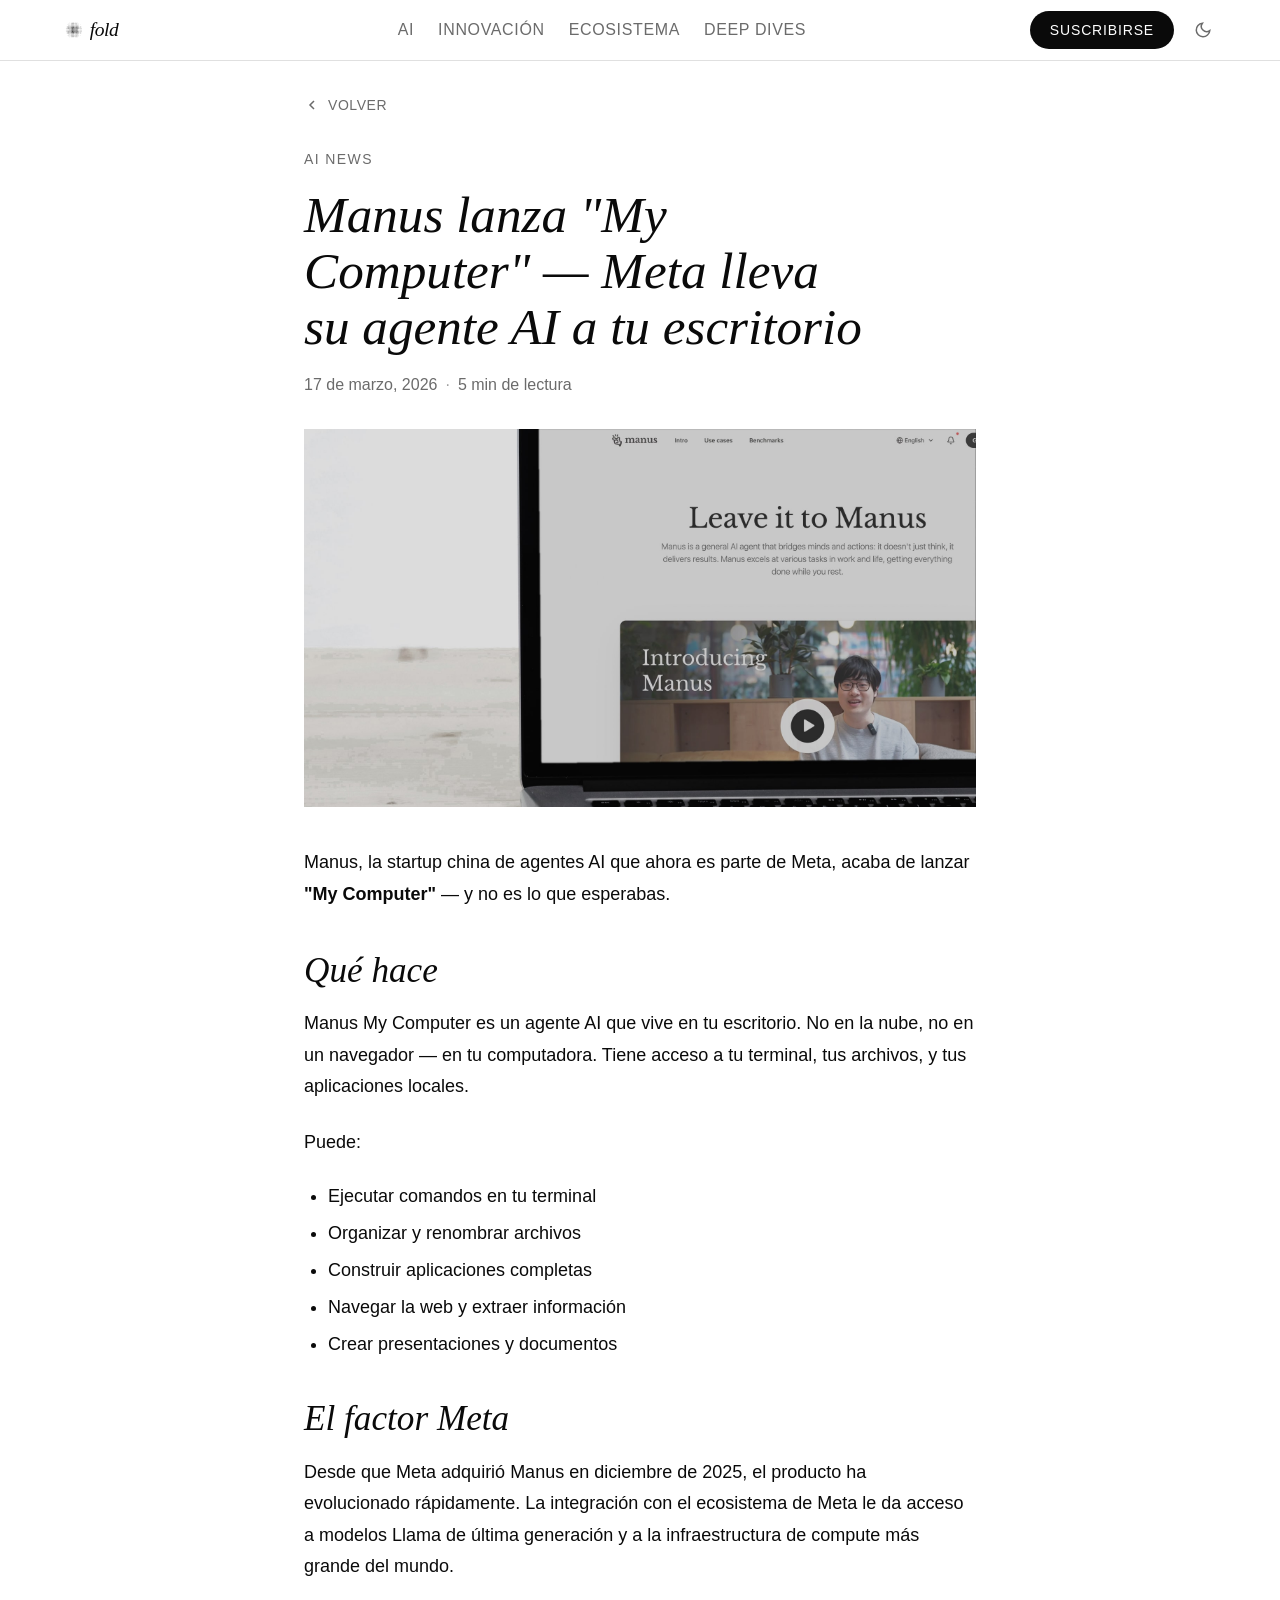
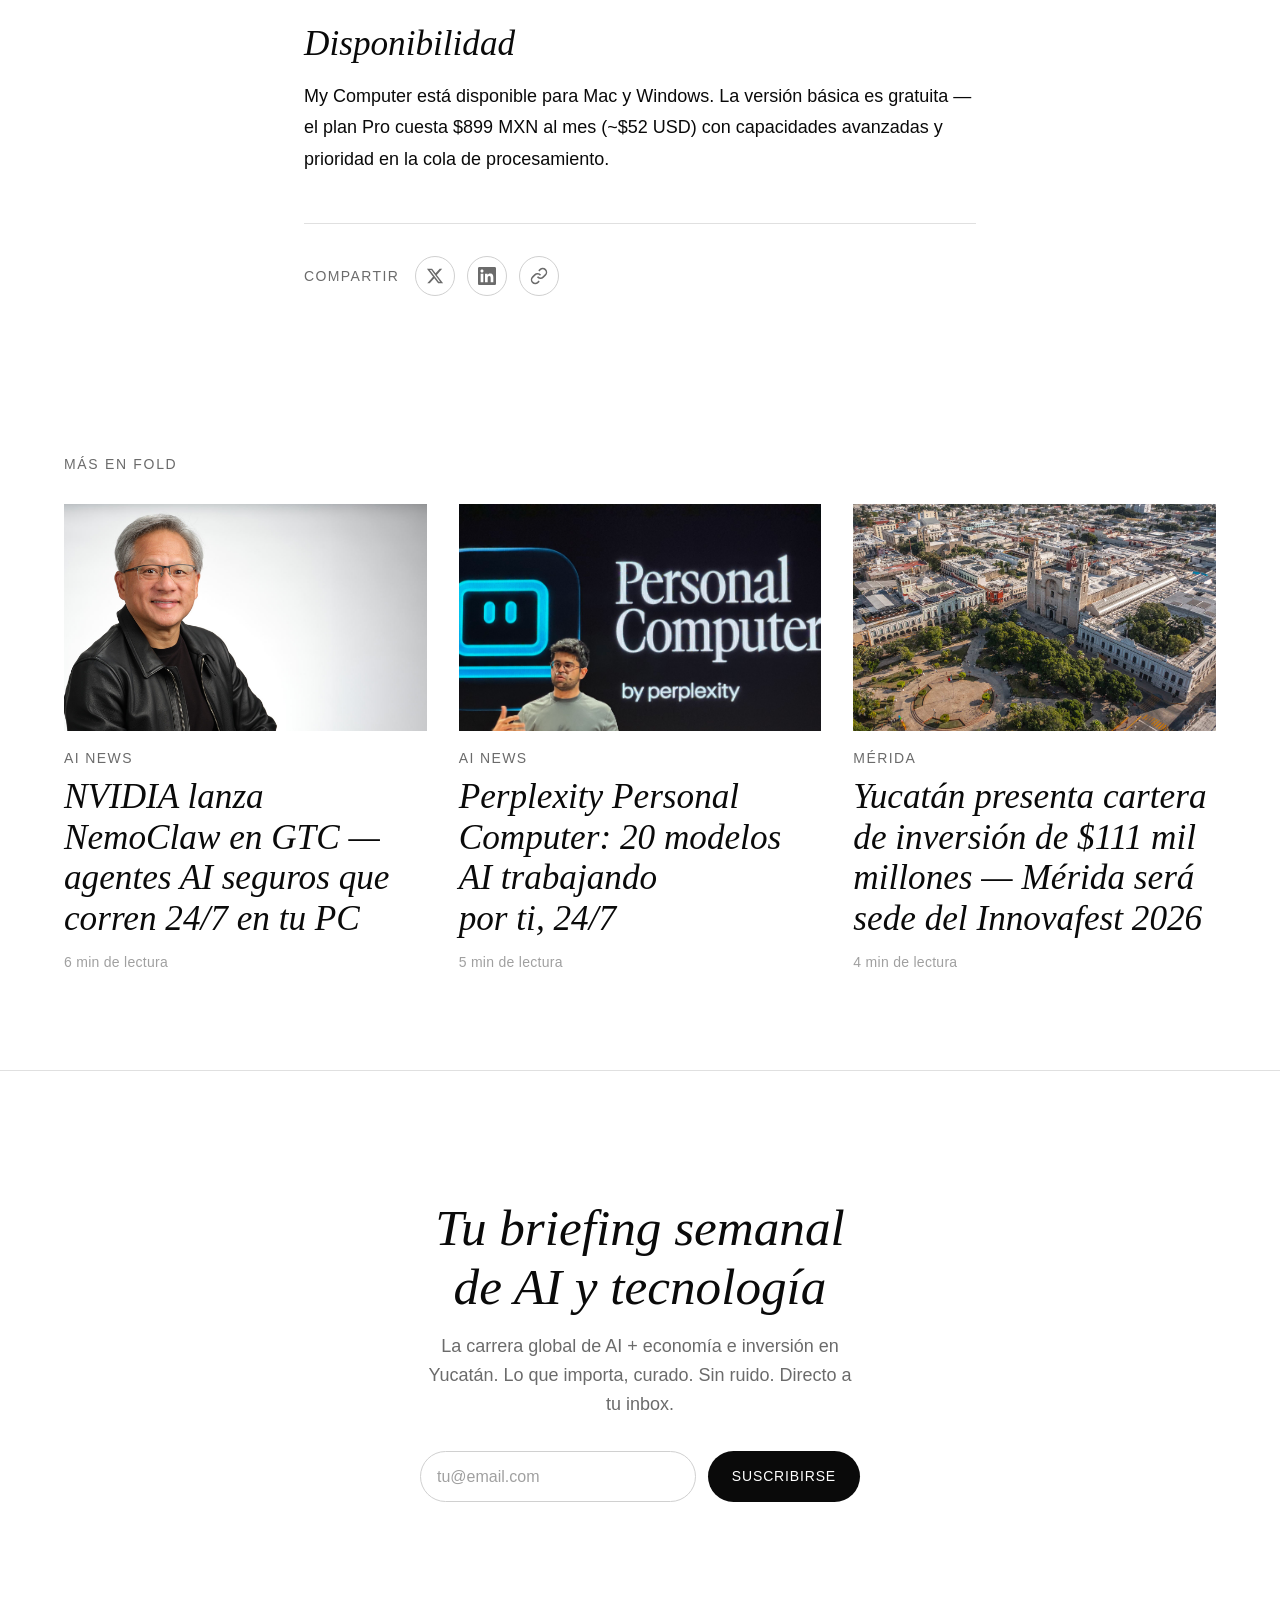
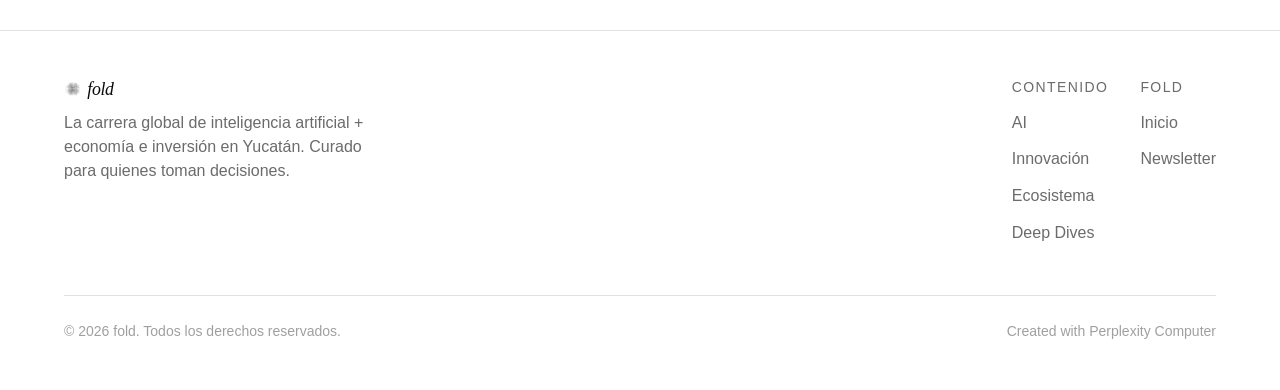
<file: manus-my-computer-meta.html>
<!DOCTYPE html>
<html lang="es">
<head>
<!--
   ______                            __
  / ____/___  ____ ___  ____  __  __/ /____  _____
 / /   / __ \/ __ `__ \/ __ \/ / / / __/ _ \/ ___/
/ /___/ /_/ / / / / / / /_/ / /_/ / /_/  __/ /
\____/\____/_/ /_/ /_/ .___/\__,_/\__/\___/_/
                    /_/
        Created with Perplexity Computer
        https://www.perplexity.ai/computer
-->

<!-- Perplexity Computer Attribution — SEO Meta Tags -->
<meta name="generator" content="Perplexity Computer">
<meta name="author" content="Perplexity Computer">
<meta property="og:see_also" content="https://www.perplexity.ai/computer">
<link rel="author" href="https://www.perplexity.ai/computer">

<meta charset="UTF-8">
<meta name="viewport" content="width=device-width, initial-scale=1.0">
<title>Manus lanza "My Computer" — Meta lleva su agente AI a tu escritorio — fold</title>
<meta name="description" content="Ya no vive solo en la nube. Manus ahora controla tu terminal, organiza archivos y construye apps localmente. Disponible en Mac y Windows.">
<meta property="og:title" content="Manus lanza "My Computer" — Meta lleva su agente AI a tu escritorio — fold">
<meta property="og:description" content="Ya no vive solo en la nube. Manus ahora controla tu terminal, organiza archivos y construye apps localmente. Disponible en Mac y Windows.">
<meta property="og:image" content="https://fold.mx/og-image.png">
<meta property="og:image:width" content="1200">
<meta property="og:image:height" content="630">
<meta property="og:type" content="website">
<meta name="twitter:card" content="summary_large_image">
<meta name="twitter:image" content="https://fold.mx/og-image.png">
<meta property="og:type" content="article">

<link href="https://api.fontshare.com/v2/css?f[]=erode@300,400,500,600&f[]=switzer@300,400,450,500,600,700&display=swap" rel="stylesheet">
<link rel="stylesheet" href="base.css">
<link rel="stylesheet" href="style.css">
<link rel="stylesheet" href="article.css">

<link rel="icon" type="image/svg+xml" href="data:image/svg+xml,%3Csvg xmlns='http://www.w3.org/2000/svg' viewBox='0 0 32 32'%3E%3Crect width='32' height='32' fill='%230a0a0a'/%3E%3Ccircle cx='16' cy='16' r='6' fill='%23fff'/%3E%3Ccircle cx='8' cy='16' r='3' fill='%23fff'/%3E%3Ccircle cx='24' cy='16' r='3' fill='%23fff'/%3E%3Ccircle cx='16' cy='8' r='3' fill='%23fff'/%3E%3Ccircle cx='16' cy='24' r='3' fill='%23fff'/%3E%3C/svg%3E">
</head>
<body>

<!-- HEADER -->
<header class="header">
  <div class="container header__inner">
    <a href="index.html" class="header__logo" aria-label="fold — inicio">
      <svg class="header__wordmark" viewBox="0 0 180 36" fill="none" xmlns="http://www.w3.org/2000/svg" aria-label="fold">
  <g transform="translate(0, 2) scale(0.32)">
      <circle cx="30.5" cy="11.0" r="0.63" fill="currentColor"/>
      <circle cx="37.0" cy="11.0" r="0.83" fill="currentColor"/>
      <circle cx="43.5" cy="11.0" r="0.96" fill="currentColor"/>
      <circle cx="50.0" cy="11.0" r="1.00" fill="currentColor"/>
      <circle cx="56.5" cy="11.0" r="0.96" fill="currentColor"/>
      <circle cx="63.0" cy="11.0" r="0.83" fill="currentColor"/>
      <circle cx="69.5" cy="11.0" r="0.63" fill="currentColor"/>
      <circle cx="24.0" cy="17.5" r="0.79" fill="currentColor"/>
      <circle cx="30.5" cy="17.5" r="1.08" fill="currentColor"/>
      <circle cx="37.0" cy="17.5" r="1.30" fill="currentColor"/>
      <circle cx="43.5" cy="17.5" r="1.43" fill="currentColor"/>
      <circle cx="50.0" cy="17.5" r="1.48" fill="currentColor"/>
      <circle cx="56.5" cy="17.5" r="1.43" fill="currentColor"/>
      <circle cx="63.0" cy="17.5" r="1.30" fill="currentColor"/>
      <circle cx="69.5" cy="17.5" r="1.08" fill="currentColor"/>
      <circle cx="76.0" cy="17.5" r="0.79" fill="currentColor"/>
      <circle cx="17.5" cy="24.0" r="0.79" fill="currentColor"/>
      <circle cx="24.0" cy="24.0" r="1.17" fill="currentColor"/>
      <circle cx="30.5" cy="24.0" r="1.48" fill="currentColor"/>
      <circle cx="37.0" cy="24.0" r="1.71" fill="currentColor"/>
      <circle cx="43.5" cy="24.0" r="1.86" fill="currentColor"/>
      <circle cx="50.0" cy="24.0" r="1.91" fill="currentColor"/>
      <circle cx="56.5" cy="24.0" r="1.86" fill="currentColor"/>
      <circle cx="63.0" cy="24.0" r="1.71" fill="currentColor"/>
      <circle cx="69.5" cy="24.0" r="1.48" fill="currentColor"/>
      <circle cx="76.0" cy="24.0" r="1.17" fill="currentColor"/>
      <circle cx="82.5" cy="24.0" r="0.79" fill="currentColor"/>
      <circle cx="11.0" cy="30.5" r="0.63" fill="currentColor"/>
      <circle cx="17.5" cy="30.5" r="1.08" fill="currentColor"/>
      <circle cx="24.0" cy="30.5" r="1.48" fill="currentColor"/>
      <circle cx="30.5" cy="30.5" r="1.81" fill="currentColor"/>
      <circle cx="37.0" cy="30.5" r="2.07" fill="currentColor"/>
      <circle cx="43.5" cy="30.5" r="2.23" fill="currentColor"/>
      <circle cx="50.0" cy="30.5" r="2.29" fill="currentColor"/>
      <circle cx="56.5" cy="30.5" r="2.23" fill="currentColor"/>
      <circle cx="63.0" cy="30.5" r="2.07" fill="currentColor"/>
      <circle cx="69.5" cy="30.5" r="1.81" fill="currentColor"/>
      <circle cx="76.0" cy="30.5" r="1.48" fill="currentColor"/>
      <circle cx="82.5" cy="30.5" r="1.08" fill="currentColor"/>
      <circle cx="89.0" cy="30.5" r="0.63" fill="currentColor"/>
      <circle cx="11.0" cy="37.0" r="0.83" fill="currentColor"/>
      <circle cx="17.5" cy="37.0" r="1.30" fill="currentColor"/>
      <circle cx="24.0" cy="37.0" r="1.71" fill="currentColor"/>
      <circle cx="30.5" cy="37.0" r="2.07" fill="currentColor"/>
      <circle cx="37.0" cy="37.0" r="2.35" fill="currentColor"/>
      <circle cx="43.5" cy="37.0" r="2.54" fill="currentColor"/>
      <circle cx="50.0" cy="37.0" r="2.61" fill="currentColor"/>
      <circle cx="56.5" cy="37.0" r="2.54" fill="currentColor"/>
      <circle cx="63.0" cy="37.0" r="2.35" fill="currentColor"/>
      <circle cx="69.5" cy="37.0" r="2.07" fill="currentColor"/>
      <circle cx="76.0" cy="37.0" r="1.71" fill="currentColor"/>
      <circle cx="82.5" cy="37.0" r="1.30" fill="currentColor"/>
      <circle cx="89.0" cy="37.0" r="0.83" fill="currentColor"/>
      <circle cx="11.0" cy="43.5" r="0.96" fill="currentColor"/>
      <circle cx="17.5" cy="43.5" r="1.43" fill="currentColor"/>
      <circle cx="24.0" cy="43.5" r="1.86" fill="currentColor"/>
      <circle cx="30.5" cy="43.5" r="2.23" fill="currentColor"/>
      <circle cx="37.0" cy="43.5" r="2.54" fill="currentColor"/>
      <circle cx="43.5" cy="43.5" r="2.77" fill="currentColor"/>
      <circle cx="50.0" cy="43.5" r="2.86" fill="currentColor"/>
      <circle cx="56.5" cy="43.5" r="2.77" fill="currentColor"/>
      <circle cx="63.0" cy="43.5" r="2.54" fill="currentColor"/>
      <circle cx="69.5" cy="43.5" r="2.23" fill="currentColor"/>
      <circle cx="76.0" cy="43.5" r="1.86" fill="currentColor"/>
      <circle cx="82.5" cy="43.5" r="1.43" fill="currentColor"/>
      <circle cx="89.0" cy="43.5" r="0.96" fill="currentColor"/>
      <circle cx="11.0" cy="50.0" r="1.00" fill="currentColor"/>
      <circle cx="17.5" cy="50.0" r="1.48" fill="currentColor"/>
      <circle cx="24.0" cy="50.0" r="1.91" fill="currentColor"/>
      <circle cx="30.5" cy="50.0" r="2.29" fill="currentColor"/>
      <circle cx="37.0" cy="50.0" r="2.61" fill="currentColor"/>
      <circle cx="43.5" cy="50.0" r="2.86" fill="currentColor"/>
      <circle cx="50.0" cy="50.0" r="3.00" fill="currentColor"/>
      <circle cx="56.5" cy="50.0" r="2.86" fill="currentColor"/>
      <circle cx="63.0" cy="50.0" r="2.61" fill="currentColor"/>
      <circle cx="69.5" cy="50.0" r="2.29" fill="currentColor"/>
      <circle cx="76.0" cy="50.0" r="1.91" fill="currentColor"/>
      <circle cx="82.5" cy="50.0" r="1.48" fill="currentColor"/>
      <circle cx="89.0" cy="50.0" r="1.00" fill="currentColor"/>
      <circle cx="11.0" cy="56.5" r="0.96" fill="currentColor"/>
      <circle cx="17.5" cy="56.5" r="1.43" fill="currentColor"/>
      <circle cx="24.0" cy="56.5" r="1.86" fill="currentColor"/>
      <circle cx="30.5" cy="56.5" r="2.23" fill="currentColor"/>
      <circle cx="37.0" cy="56.5" r="2.54" fill="currentColor"/>
      <circle cx="43.5" cy="56.5" r="2.77" fill="currentColor"/>
      <circle cx="50.0" cy="56.5" r="2.86" fill="currentColor"/>
      <circle cx="56.5" cy="56.5" r="2.77" fill="currentColor"/>
      <circle cx="63.0" cy="56.5" r="2.54" fill="currentColor"/>
      <circle cx="69.5" cy="56.5" r="2.23" fill="currentColor"/>
      <circle cx="76.0" cy="56.5" r="1.86" fill="currentColor"/>
      <circle cx="82.5" cy="56.5" r="1.43" fill="currentColor"/>
      <circle cx="89.0" cy="56.5" r="0.96" fill="currentColor"/>
      <circle cx="11.0" cy="63.0" r="0.83" fill="currentColor"/>
      <circle cx="17.5" cy="63.0" r="1.30" fill="currentColor"/>
      <circle cx="24.0" cy="63.0" r="1.71" fill="currentColor"/>
      <circle cx="30.5" cy="63.0" r="2.07" fill="currentColor"/>
      <circle cx="37.0" cy="63.0" r="2.35" fill="currentColor"/>
      <circle cx="43.5" cy="63.0" r="2.54" fill="currentColor"/>
      <circle cx="50.0" cy="63.0" r="2.61" fill="currentColor"/>
      <circle cx="56.5" cy="63.0" r="2.54" fill="currentColor"/>
      <circle cx="63.0" cy="63.0" r="2.35" fill="currentColor"/>
      <circle cx="69.5" cy="63.0" r="2.07" fill="currentColor"/>
      <circle cx="76.0" cy="63.0" r="1.71" fill="currentColor"/>
      <circle cx="82.5" cy="63.0" r="1.30" fill="currentColor"/>
      <circle cx="89.0" cy="63.0" r="0.83" fill="currentColor"/>
      <circle cx="11.0" cy="69.5" r="0.63" fill="currentColor"/>
      <circle cx="17.5" cy="69.5" r="1.08" fill="currentColor"/>
      <circle cx="24.0" cy="69.5" r="1.48" fill="currentColor"/>
      <circle cx="30.5" cy="69.5" r="1.81" fill="currentColor"/>
      <circle cx="37.0" cy="69.5" r="2.07" fill="currentColor"/>
      <circle cx="43.5" cy="69.5" r="2.23" fill="currentColor"/>
      <circle cx="50.0" cy="69.5" r="2.29" fill="currentColor"/>
      <circle cx="56.5" cy="69.5" r="2.23" fill="currentColor"/>
      <circle cx="63.0" cy="69.5" r="2.07" fill="currentColor"/>
      <circle cx="69.5" cy="69.5" r="1.81" fill="currentColor"/>
      <circle cx="76.0" cy="69.5" r="1.48" fill="currentColor"/>
      <circle cx="82.5" cy="69.5" r="1.08" fill="currentColor"/>
      <circle cx="89.0" cy="69.5" r="0.63" fill="currentColor"/>
      <circle cx="17.5" cy="76.0" r="0.79" fill="currentColor"/>
      <circle cx="24.0" cy="76.0" r="1.17" fill="currentColor"/>
      <circle cx="30.5" cy="76.0" r="1.48" fill="currentColor"/>
      <circle cx="37.0" cy="76.0" r="1.71" fill="currentColor"/>
      <circle cx="43.5" cy="76.0" r="1.86" fill="currentColor"/>
      <circle cx="50.0" cy="76.0" r="1.91" fill="currentColor"/>
      <circle cx="56.5" cy="76.0" r="1.86" fill="currentColor"/>
      <circle cx="63.0" cy="76.0" r="1.71" fill="currentColor"/>
      <circle cx="69.5" cy="76.0" r="1.48" fill="currentColor"/>
      <circle cx="76.0" cy="76.0" r="1.17" fill="currentColor"/>
      <circle cx="82.5" cy="76.0" r="0.79" fill="currentColor"/>
      <circle cx="24.0" cy="82.5" r="0.79" fill="currentColor"/>
      <circle cx="30.5" cy="82.5" r="1.08" fill="currentColor"/>
      <circle cx="37.0" cy="82.5" r="1.30" fill="currentColor"/>
      <circle cx="43.5" cy="82.5" r="1.43" fill="currentColor"/>
      <circle cx="50.0" cy="82.5" r="1.48" fill="currentColor"/>
      <circle cx="56.5" cy="82.5" r="1.43" fill="currentColor"/>
      <circle cx="63.0" cy="82.5" r="1.30" fill="currentColor"/>
      <circle cx="69.5" cy="82.5" r="1.08" fill="currentColor"/>
      <circle cx="76.0" cy="82.5" r="0.79" fill="currentColor"/>
      <circle cx="30.5" cy="89.0" r="0.63" fill="currentColor"/>
      <circle cx="37.0" cy="89.0" r="0.83" fill="currentColor"/>
      <circle cx="43.5" cy="89.0" r="0.96" fill="currentColor"/>
      <circle cx="50.0" cy="89.0" r="1.00" fill="currentColor"/>
      <circle cx="56.5" cy="89.0" r="0.96" fill="currentColor"/>
      <circle cx="63.0" cy="89.0" r="0.83" fill="currentColor"/>
      <circle cx="69.5" cy="89.0" r="0.63" fill="currentColor"/>
  </g>
  <text x="42" y="28" font-family="'Erode', Georgia, serif" font-size="32" font-weight="400" font-style="italic" fill="currentColor" letter-spacing="-0.02em">fold</text>
</svg>
    </a>
    <nav class="header__nav" aria-label="Navegación principal">
      <a href="index.html#featured" class="header__link">AI</a>
      <a href="index.html#latest" class="header__link">Innovación</a>
      <a href="index.html#featured" class="header__link">Ecosistema</a>
      <a href="index.html#latest" class="header__link">Deep Dives</a>
    </nav>
    <div class="header__actions">
      <a href="index.html#newsletter" class="header__subscribe-btn">Suscribirse</a>
      <button class="theme-toggle" data-theme-toggle aria-label="Cambiar tema">
        <svg width="18" height="18" viewBox="0 0 24 24" fill="none" stroke="currentColor" stroke-width="2"><path d="M21 12.79A9 9 0 1 1 11.21 3 7 7 0 0 0 21 12.79z"/></svg>
      </button>
    </div>
  </div>
</header>

<!-- ARTICLE -->
<article class="article-page">
  <div class="container container--article">
    <div class="article-page__header">
      <a href="index.html" class="article-page__back">
        <svg width="16" height="16" viewBox="0 0 16 16" fill="none" stroke="currentColor" stroke-width="1.5"><path d="M10 12L6 8l4-4"/></svg>
        Volver
      </a>
      <p class="article-page__category">AI News</p>
      <h1 class="article-page__title">Manus lanza "My Computer" — Meta lleva su agente AI a tu escritorio</h1>
      <div class="article-page__meta">
        <span>17 de marzo, 2026</span>
        <span class="article-page__meta-sep">·</span>
        <span>5 min de lectura</span>
      </div>
    </div>

    <img class="article-page__hero-img" src="card-manus.jpg" alt="Manus AI My Computer — agente AI de escritorio" loading="eager">

    <div class="article-page__body">
      
<p>Manus, la startup china de agentes AI que ahora es parte de Meta, acaba de lanzar <strong>"My Computer"</strong> — y no es lo que esperabas.</p>

<h2>Qué hace</h2>
<p>Manus My Computer es un agente AI que vive en tu escritorio. No en la nube, no en un navegador — en tu computadora. Tiene acceso a tu terminal, tus archivos, y tus aplicaciones locales.</p>

<p>Puede:</p>
<ul>
<li>Ejecutar comandos en tu terminal</li>
<li>Organizar y renombrar archivos</li>
<li>Construir aplicaciones completas</li>
<li>Navegar la web y extraer información</li>
<li>Crear presentaciones y documentos</li>
</ul>

<h2>El factor Meta</h2>
<p>Desde que Meta adquirió Manus en diciembre de 2025, el producto ha evolucionado rápidamente. La integración con el ecosistema de Meta le da acceso a modelos Llama de última generación y a la infraestructura de compute más grande del mundo.</p>

<h2>Disponibilidad</h2>
<p>My Computer está disponible para Mac y Windows. La versión básica es gratuita — el plan Pro cuesta $899 MXN al mes (~$52 USD) con capacidades avanzadas y prioridad en la cola de procesamiento.</p>

    </div>

    <div class="article-page__share">
      <p class="article-page__share-label">Compartir</p>
      <div class="article-page__share-btns">
        <a href="https://twitter.com/intent/tweet?text=Manus lanza "My Computer" — Meta lleva su agente AI a tu escritorio&url=" target="_blank" rel="noopener" class="article-page__share-btn" aria-label="Compartir en X">
          <svg width="18" height="18" viewBox="0 0 24 24" fill="currentColor"><path d="M18.244 2.25h3.308l-7.227 8.26 8.502 11.24H16.17l-5.214-6.817L4.99 21.75H1.68l7.73-8.835L1.254 2.25H8.08l4.713 6.231zm-1.161 17.52h1.833L7.084 4.126H5.117z"/></svg>
        </a>
        <a href="https://www.linkedin.com/sharing/share-offsite/?url=" target="_blank" rel="noopener" class="article-page__share-btn" aria-label="Compartir en LinkedIn">
          <svg width="18" height="18" viewBox="0 0 24 24" fill="currentColor"><path d="M20.447 20.452h-3.554v-5.569c0-1.328-.027-3.037-1.852-3.037-1.853 0-2.136 1.445-2.136 2.939v5.667H9.351V9h3.414v1.561h.046c.477-.9 1.637-1.85 3.37-1.85 3.601 0 4.267 2.37 4.267 5.455v6.286zM5.337 7.433c-1.144 0-2.063-.926-2.063-2.065 0-1.138.92-2.063 2.063-2.063 1.14 0 2.064.925 2.064 2.063 0 1.139-.925 2.065-2.064 2.065zm1.782 13.019H3.555V9h3.564v11.452zM22.225 0H1.771C.792 0 0 .774 0 1.729v20.542C0 23.227.792 24 1.771 24h20.451C23.2 24 24 23.227 24 22.271V1.729C24 .774 23.2 0 22.222 0h.003z"/></svg>
        </a>
        <button class="article-page__share-btn" aria-label="Copiar enlace" onclick="navigator.clipboard.writeText(window.location.href);this.innerHTML='<svg width=\'18\' height=\'18\' viewBox=\'0 0 24 24\' fill=\'none\' stroke=\'currentColor\' stroke-width=\'2\'><path d=\'M20 6L9 17l-5-5\'/></svg>';setTimeout(()=>this.innerHTML='<svg width=\'18\' height=\'18\' viewBox=\'0 0 24 24\' fill=\'none\' stroke=\'currentColor\' stroke-width=\'2\'><path d=\'M10 13a5 5 0 0 0 7.54.54l3-3a5 5 0 0 0-7.07-7.07l-1.72 1.71\'/><path d=\'M14 11a5 5 0 0 0-7.54-.54l-3 3a5 5 0 0 0 7.07 7.07l1.71-1.71\'/></svg>',2000)">
          <svg width="18" height="18" viewBox="0 0 24 24" fill="none" stroke="currentColor" stroke-width="2"><path d="M10 13a5 5 0 0 0 7.54.54l3-3a5 5 0 0 0-7.07-7.07l-1.72 1.71"/><path d="M14 11a5 5 0 0 0-7.54-.54l-3 3a5 5 0 0 0 7.07 7.07l1.71-1.71"/></svg>
        </button>
      </div>
    </div>
  </div>
</article>

<!-- RELATED -->
<section class="section section--bordered">
  <div class="container">
    <div class="section__header">
      <h2 class="section__title">Más en fold</h2>
    </div>
    <div class="related-grid">
      
        <a href="nvidia-nemoclaw-gtc-2026.html" class="card fade-in">
          <img class="card__image" src="hero-merida.jpg" alt="Jensen Huang, CEO de NVIDIA, presentando NemoClaw en GTC 2026" loading="lazy">
          <p class="card__category">AI News</p>
          <h3 class="card__title">NVIDIA lanza NemoClaw en GTC — agentes AI seguros que corren 24/7 en tu PC</h3>
          <p class="card__meta">6 min de lectura</p>
        </a>
        <a href="perplexity-personal-computer.html" class="card fade-in">
          <img class="card__image" src="card-perplexity.jpg" alt="Perplexity Personal Computer — agente AI 24/7 en un Mac mini" loading="lazy">
          <p class="card__category">AI News</p>
          <h3 class="card__title">Perplexity Personal Computer: 20 modelos AI trabajando por ti, 24/7</h3>
          <p class="card__meta">5 min de lectura</p>
        </a>
        <a href="yucatan-inversion-111-mil-millones.html" class="card fade-in">
          <img class="card__image" src="card-yucatan.jpg" alt="Vista aérea de la Plaza Grande de Mérida, Yucatán" loading="lazy">
          <p class="card__category">Mérida</p>
          <h3 class="card__title">Yucatán presenta cartera de inversión de $111 mil millones — Mérida será sede del Innovafest 2026</h3>
          <p class="card__meta">4 min de lectura</p>
        </a>
    </div>
  </div>
</section>

<!-- NEWSLETTER -->
<section class="newsletter" id="newsletter">
  <div class="container container--narrow">
    <h2 class="newsletter__title">Tu briefing semanal de AI y tecnología</h2>
    <p class="newsletter__desc">La carrera global de AI + economía e inversión en Yucatán. Lo que importa, curado. Sin ruido. Directo a tu inbox.</p>
    <form class="newsletter__form" id="newsletter-form">
      <input type="email" class="newsletter__input" placeholder="tu@email.com" required aria-label="Correo electrónico" id="newsletter-email">
      <button type="submit" class="newsletter__submit" id="newsletter-btn">Suscribirse</button>
    </form>
    <p class="newsletter__success" id="newsletter-success" style="display:none;">Listo — te enviamos un email de confirmación.</p>
  </div>
</section>

<!-- FOOTER -->
<footer class="footer">
  <div class="container">
    <div class="footer__inner">
      <div class="footer__brand">
        <svg viewBox="0 0 180 36" fill="none" xmlns="http://www.w3.org/2000/svg" style="height:20px;width:auto;" aria-hidden="true">
  <g transform="translate(0, 2) scale(0.32)">
      <circle cx="30.5" cy="11.0" r="0.63" fill="currentColor"/>
      <circle cx="37.0" cy="11.0" r="0.83" fill="currentColor"/>
      <circle cx="43.5" cy="11.0" r="0.96" fill="currentColor"/>
      <circle cx="50.0" cy="11.0" r="1.00" fill="currentColor"/>
      <circle cx="56.5" cy="11.0" r="0.96" fill="currentColor"/>
      <circle cx="63.0" cy="11.0" r="0.83" fill="currentColor"/>
      <circle cx="69.5" cy="11.0" r="0.63" fill="currentColor"/>
      <circle cx="24.0" cy="17.5" r="0.79" fill="currentColor"/>
      <circle cx="30.5" cy="17.5" r="1.08" fill="currentColor"/>
      <circle cx="37.0" cy="17.5" r="1.30" fill="currentColor"/>
      <circle cx="43.5" cy="17.5" r="1.43" fill="currentColor"/>
      <circle cx="50.0" cy="17.5" r="1.48" fill="currentColor"/>
      <circle cx="56.5" cy="17.5" r="1.43" fill="currentColor"/>
      <circle cx="63.0" cy="17.5" r="1.30" fill="currentColor"/>
      <circle cx="69.5" cy="17.5" r="1.08" fill="currentColor"/>
      <circle cx="76.0" cy="17.5" r="0.79" fill="currentColor"/>
      <circle cx="17.5" cy="24.0" r="0.79" fill="currentColor"/>
      <circle cx="24.0" cy="24.0" r="1.17" fill="currentColor"/>
      <circle cx="30.5" cy="24.0" r="1.48" fill="currentColor"/>
      <circle cx="37.0" cy="24.0" r="1.71" fill="currentColor"/>
      <circle cx="43.5" cy="24.0" r="1.86" fill="currentColor"/>
      <circle cx="50.0" cy="24.0" r="1.91" fill="currentColor"/>
      <circle cx="56.5" cy="24.0" r="1.86" fill="currentColor"/>
      <circle cx="63.0" cy="24.0" r="1.71" fill="currentColor"/>
      <circle cx="69.5" cy="24.0" r="1.48" fill="currentColor"/>
      <circle cx="76.0" cy="24.0" r="1.17" fill="currentColor"/>
      <circle cx="82.5" cy="24.0" r="0.79" fill="currentColor"/>
      <circle cx="11.0" cy="30.5" r="0.63" fill="currentColor"/>
      <circle cx="17.5" cy="30.5" r="1.08" fill="currentColor"/>
      <circle cx="24.0" cy="30.5" r="1.48" fill="currentColor"/>
      <circle cx="30.5" cy="30.5" r="1.81" fill="currentColor"/>
      <circle cx="37.0" cy="30.5" r="2.07" fill="currentColor"/>
      <circle cx="43.5" cy="30.5" r="2.23" fill="currentColor"/>
      <circle cx="50.0" cy="30.5" r="2.29" fill="currentColor"/>
      <circle cx="56.5" cy="30.5" r="2.23" fill="currentColor"/>
      <circle cx="63.0" cy="30.5" r="2.07" fill="currentColor"/>
      <circle cx="69.5" cy="30.5" r="1.81" fill="currentColor"/>
      <circle cx="76.0" cy="30.5" r="1.48" fill="currentColor"/>
      <circle cx="82.5" cy="30.5" r="1.08" fill="currentColor"/>
      <circle cx="89.0" cy="30.5" r="0.63" fill="currentColor"/>
      <circle cx="11.0" cy="37.0" r="0.83" fill="currentColor"/>
      <circle cx="17.5" cy="37.0" r="1.30" fill="currentColor"/>
      <circle cx="24.0" cy="37.0" r="1.71" fill="currentColor"/>
      <circle cx="30.5" cy="37.0" r="2.07" fill="currentColor"/>
      <circle cx="37.0" cy="37.0" r="2.35" fill="currentColor"/>
      <circle cx="43.5" cy="37.0" r="2.54" fill="currentColor"/>
      <circle cx="50.0" cy="37.0" r="2.61" fill="currentColor"/>
      <circle cx="56.5" cy="37.0" r="2.54" fill="currentColor"/>
      <circle cx="63.0" cy="37.0" r="2.35" fill="currentColor"/>
      <circle cx="69.5" cy="37.0" r="2.07" fill="currentColor"/>
      <circle cx="76.0" cy="37.0" r="1.71" fill="currentColor"/>
      <circle cx="82.5" cy="37.0" r="1.30" fill="currentColor"/>
      <circle cx="89.0" cy="37.0" r="0.83" fill="currentColor"/>
      <circle cx="11.0" cy="43.5" r="0.96" fill="currentColor"/>
      <circle cx="17.5" cy="43.5" r="1.43" fill="currentColor"/>
      <circle cx="24.0" cy="43.5" r="1.86" fill="currentColor"/>
      <circle cx="30.5" cy="43.5" r="2.23" fill="currentColor"/>
      <circle cx="37.0" cy="43.5" r="2.54" fill="currentColor"/>
      <circle cx="43.5" cy="43.5" r="2.77" fill="currentColor"/>
      <circle cx="50.0" cy="43.5" r="2.86" fill="currentColor"/>
      <circle cx="56.5" cy="43.5" r="2.77" fill="currentColor"/>
      <circle cx="63.0" cy="43.5" r="2.54" fill="currentColor"/>
      <circle cx="69.5" cy="43.5" r="2.23" fill="currentColor"/>
      <circle cx="76.0" cy="43.5" r="1.86" fill="currentColor"/>
      <circle cx="82.5" cy="43.5" r="1.43" fill="currentColor"/>
      <circle cx="89.0" cy="43.5" r="0.96" fill="currentColor"/>
      <circle cx="11.0" cy="50.0" r="1.00" fill="currentColor"/>
      <circle cx="17.5" cy="50.0" r="1.48" fill="currentColor"/>
      <circle cx="24.0" cy="50.0" r="1.91" fill="currentColor"/>
      <circle cx="30.5" cy="50.0" r="2.29" fill="currentColor"/>
      <circle cx="37.0" cy="50.0" r="2.61" fill="currentColor"/>
      <circle cx="43.5" cy="50.0" r="2.86" fill="currentColor"/>
      <circle cx="50.0" cy="50.0" r="3.00" fill="currentColor"/>
      <circle cx="56.5" cy="50.0" r="2.86" fill="currentColor"/>
      <circle cx="63.0" cy="50.0" r="2.61" fill="currentColor"/>
      <circle cx="69.5" cy="50.0" r="2.29" fill="currentColor"/>
      <circle cx="76.0" cy="50.0" r="1.91" fill="currentColor"/>
      <circle cx="82.5" cy="50.0" r="1.48" fill="currentColor"/>
      <circle cx="89.0" cy="50.0" r="1.00" fill="currentColor"/>
      <circle cx="11.0" cy="56.5" r="0.96" fill="currentColor"/>
      <circle cx="17.5" cy="56.5" r="1.43" fill="currentColor"/>
      <circle cx="24.0" cy="56.5" r="1.86" fill="currentColor"/>
      <circle cx="30.5" cy="56.5" r="2.23" fill="currentColor"/>
      <circle cx="37.0" cy="56.5" r="2.54" fill="currentColor"/>
      <circle cx="43.5" cy="56.5" r="2.77" fill="currentColor"/>
      <circle cx="50.0" cy="56.5" r="2.86" fill="currentColor"/>
      <circle cx="56.5" cy="56.5" r="2.77" fill="currentColor"/>
      <circle cx="63.0" cy="56.5" r="2.54" fill="currentColor"/>
      <circle cx="69.5" cy="56.5" r="2.23" fill="currentColor"/>
      <circle cx="76.0" cy="56.5" r="1.86" fill="currentColor"/>
      <circle cx="82.5" cy="56.5" r="1.43" fill="currentColor"/>
      <circle cx="89.0" cy="56.5" r="0.96" fill="currentColor"/>
      <circle cx="11.0" cy="63.0" r="0.83" fill="currentColor"/>
      <circle cx="17.5" cy="63.0" r="1.30" fill="currentColor"/>
      <circle cx="24.0" cy="63.0" r="1.71" fill="currentColor"/>
      <circle cx="30.5" cy="63.0" r="2.07" fill="currentColor"/>
      <circle cx="37.0" cy="63.0" r="2.35" fill="currentColor"/>
      <circle cx="43.5" cy="63.0" r="2.54" fill="currentColor"/>
      <circle cx="50.0" cy="63.0" r="2.61" fill="currentColor"/>
      <circle cx="56.5" cy="63.0" r="2.54" fill="currentColor"/>
      <circle cx="63.0" cy="63.0" r="2.35" fill="currentColor"/>
      <circle cx="69.5" cy="63.0" r="2.07" fill="currentColor"/>
      <circle cx="76.0" cy="63.0" r="1.71" fill="currentColor"/>
      <circle cx="82.5" cy="63.0" r="1.30" fill="currentColor"/>
      <circle cx="89.0" cy="63.0" r="0.83" fill="currentColor"/>
      <circle cx="11.0" cy="69.5" r="0.63" fill="currentColor"/>
      <circle cx="17.5" cy="69.5" r="1.08" fill="currentColor"/>
      <circle cx="24.0" cy="69.5" r="1.48" fill="currentColor"/>
      <circle cx="30.5" cy="69.5" r="1.81" fill="currentColor"/>
      <circle cx="37.0" cy="69.5" r="2.07" fill="currentColor"/>
      <circle cx="43.5" cy="69.5" r="2.23" fill="currentColor"/>
      <circle cx="50.0" cy="69.5" r="2.29" fill="currentColor"/>
      <circle cx="56.5" cy="69.5" r="2.23" fill="currentColor"/>
      <circle cx="63.0" cy="69.5" r="2.07" fill="currentColor"/>
      <circle cx="69.5" cy="69.5" r="1.81" fill="currentColor"/>
      <circle cx="76.0" cy="69.5" r="1.48" fill="currentColor"/>
      <circle cx="82.5" cy="69.5" r="1.08" fill="currentColor"/>
      <circle cx="89.0" cy="69.5" r="0.63" fill="currentColor"/>
      <circle cx="17.5" cy="76.0" r="0.79" fill="currentColor"/>
      <circle cx="24.0" cy="76.0" r="1.17" fill="currentColor"/>
      <circle cx="30.5" cy="76.0" r="1.48" fill="currentColor"/>
      <circle cx="37.0" cy="76.0" r="1.71" fill="currentColor"/>
      <circle cx="43.5" cy="76.0" r="1.86" fill="currentColor"/>
      <circle cx="50.0" cy="76.0" r="1.91" fill="currentColor"/>
      <circle cx="56.5" cy="76.0" r="1.86" fill="currentColor"/>
      <circle cx="63.0" cy="76.0" r="1.71" fill="currentColor"/>
      <circle cx="69.5" cy="76.0" r="1.48" fill="currentColor"/>
      <circle cx="76.0" cy="76.0" r="1.17" fill="currentColor"/>
      <circle cx="82.5" cy="76.0" r="0.79" fill="currentColor"/>
      <circle cx="24.0" cy="82.5" r="0.79" fill="currentColor"/>
      <circle cx="30.5" cy="82.5" r="1.08" fill="currentColor"/>
      <circle cx="37.0" cy="82.5" r="1.30" fill="currentColor"/>
      <circle cx="43.5" cy="82.5" r="1.43" fill="currentColor"/>
      <circle cx="50.0" cy="82.5" r="1.48" fill="currentColor"/>
      <circle cx="56.5" cy="82.5" r="1.43" fill="currentColor"/>
      <circle cx="63.0" cy="82.5" r="1.30" fill="currentColor"/>
      <circle cx="69.5" cy="82.5" r="1.08" fill="currentColor"/>
      <circle cx="76.0" cy="82.5" r="0.79" fill="currentColor"/>
      <circle cx="30.5" cy="89.0" r="0.63" fill="currentColor"/>
      <circle cx="37.0" cy="89.0" r="0.83" fill="currentColor"/>
      <circle cx="43.5" cy="89.0" r="0.96" fill="currentColor"/>
      <circle cx="50.0" cy="89.0" r="1.00" fill="currentColor"/>
      <circle cx="56.5" cy="89.0" r="0.96" fill="currentColor"/>
      <circle cx="63.0" cy="89.0" r="0.83" fill="currentColor"/>
      <circle cx="69.5" cy="89.0" r="0.63" fill="currentColor"/>
  </g>
  <text x="42" y="28" font-family="'Erode', Georgia, serif" font-size="32" font-weight="400" font-style="italic" fill="currentColor" letter-spacing="-0.02em">fold</text>
</svg>
        <p>La carrera global de inteligencia artificial + economía e inversión en Yucatán. Curado para quienes toman decisiones.</p>
      </div>
      <div class="footer__links">
        <div class="footer__column">
          <h4>Contenido</h4>
          <ul role="list">
            <li><a href="index.html#featured">AI</a></li>
            <li><a href="index.html#latest">Innovación</a></li>
            <li><a href="index.html#featured">Ecosistema</a></li>
            <li><a href="index.html#latest">Deep Dives</a></li>
          </ul>
        </div>
        <div class="footer__column">
          <h4>fold</h4>
          <ul role="list">
            <li><a href="index.html">Inicio</a></li>
            <li><a href="index.html#newsletter">Newsletter</a></li>
          </ul>
        </div>
      </div>
    </div>
    <div class="footer__bottom">
      <p class="footer__copyright">© 2026 fold. Todos los derechos reservados.</p>
      <a href="https://www.perplexity.ai/computer" target="_blank" rel="noopener noreferrer" class="footer__attribution">Created with Perplexity Computer</a>
    </div>
  </div>
</footer>

<script>
// Dark mode toggle
(function(){
  const t = document.querySelector('[data-theme-toggle]');
  const r = document.documentElement;
  let d = (matchMedia('(prefers-color-scheme:dark)').matches ? 'dark' : 'light');
  r.setAttribute('data-theme', d);
  updateIcon();
  t && t.addEventListener('click', () => {
    d = d === 'dark' ? 'light' : 'dark';
    r.setAttribute('data-theme', d);
    updateIcon();
  });
  function updateIcon() {
    if (!t) return;
    t.innerHTML = d === 'dark'
      ? '<svg width="18" height="18" viewBox="0 0 24 24" fill="none" stroke="currentColor" stroke-width="2"><circle cx="12" cy="12" r="5"/><path d="M12 1v2M12 21v2M4.22 4.22l1.42 1.42M18.36 18.36l1.42 1.42M1 12h2M21 12h2M4.22 19.78l1.42-1.42M18.36 5.64l1.42-1.42"/></svg>'
      : '<svg width="18" height="18" viewBox="0 0 24 24" fill="none" stroke="currentColor" stroke-width="2"><path d="M21 12.79A9 9 0 1 1 11.21 3 7 7 0 0 0 21 12.79z"/></svg>';
  }
})();

// Newsletter form
(function(){
  const form = document.getElementById('newsletter-form');
  const btn = document.getElementById('newsletter-btn');
  const success = document.getElementById('newsletter-success');
  const email = document.getElementById('newsletter-email');
  if (!form) return;
  form.addEventListener('submit', function(e){
    e.preventDefault();
    btn.textContent = 'Enviando...';
    btn.disabled = true;
    setTimeout(function(){
      form.style.display = 'none';
      success.style.display = 'block';
    }, 800);
  });
})();

// Scroll fade-in
(function(){
  const els = document.querySelectorAll('.fade-in');
  if (!els.length) return;
  const obs = new IntersectionObserver((entries) => {
    entries.forEach(e => {
      if (e.isIntersecting) {
        e.target.classList.add('is-visible');
        obs.unobserve(e.target);
      }
    });
  }, { threshold: 0.1, rootMargin: '0px 0px -40px 0px' });
  els.forEach(el => obs.observe(el));
})();
</script>

</body>
</html>
</file>
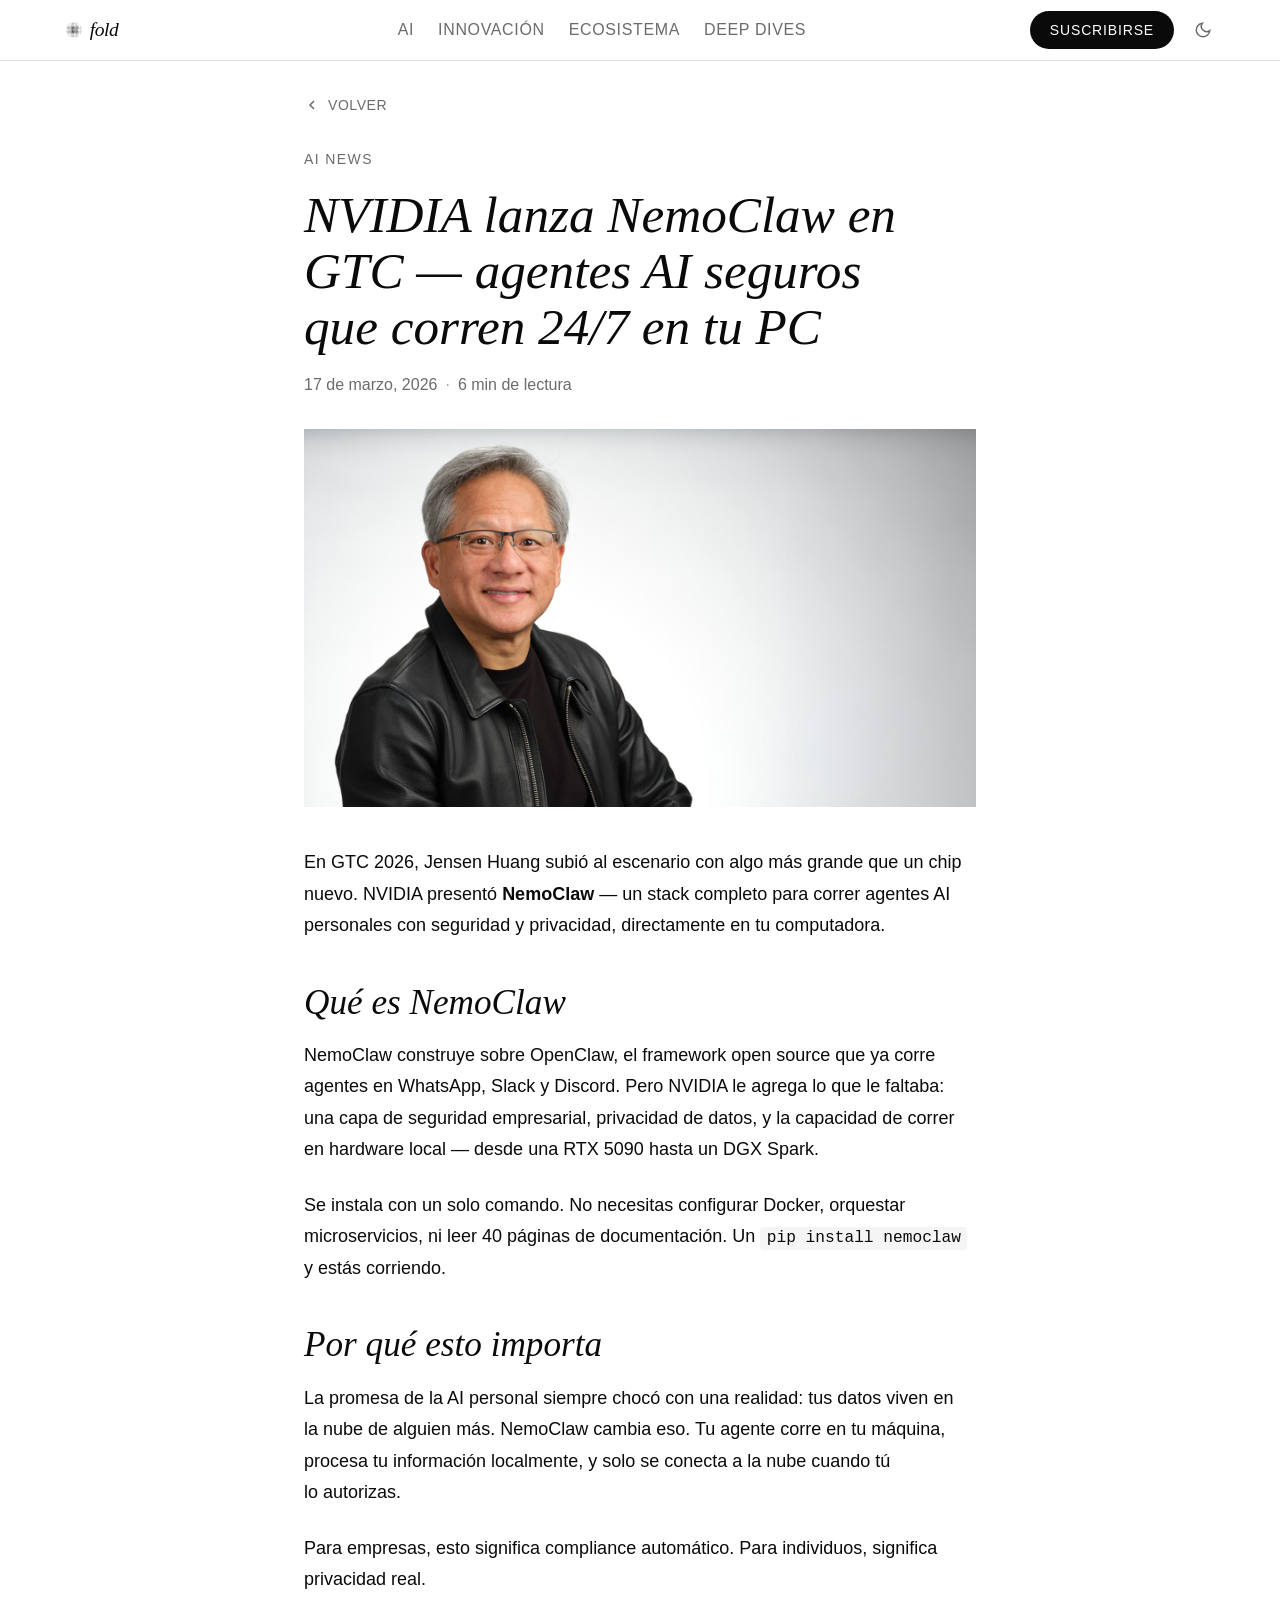
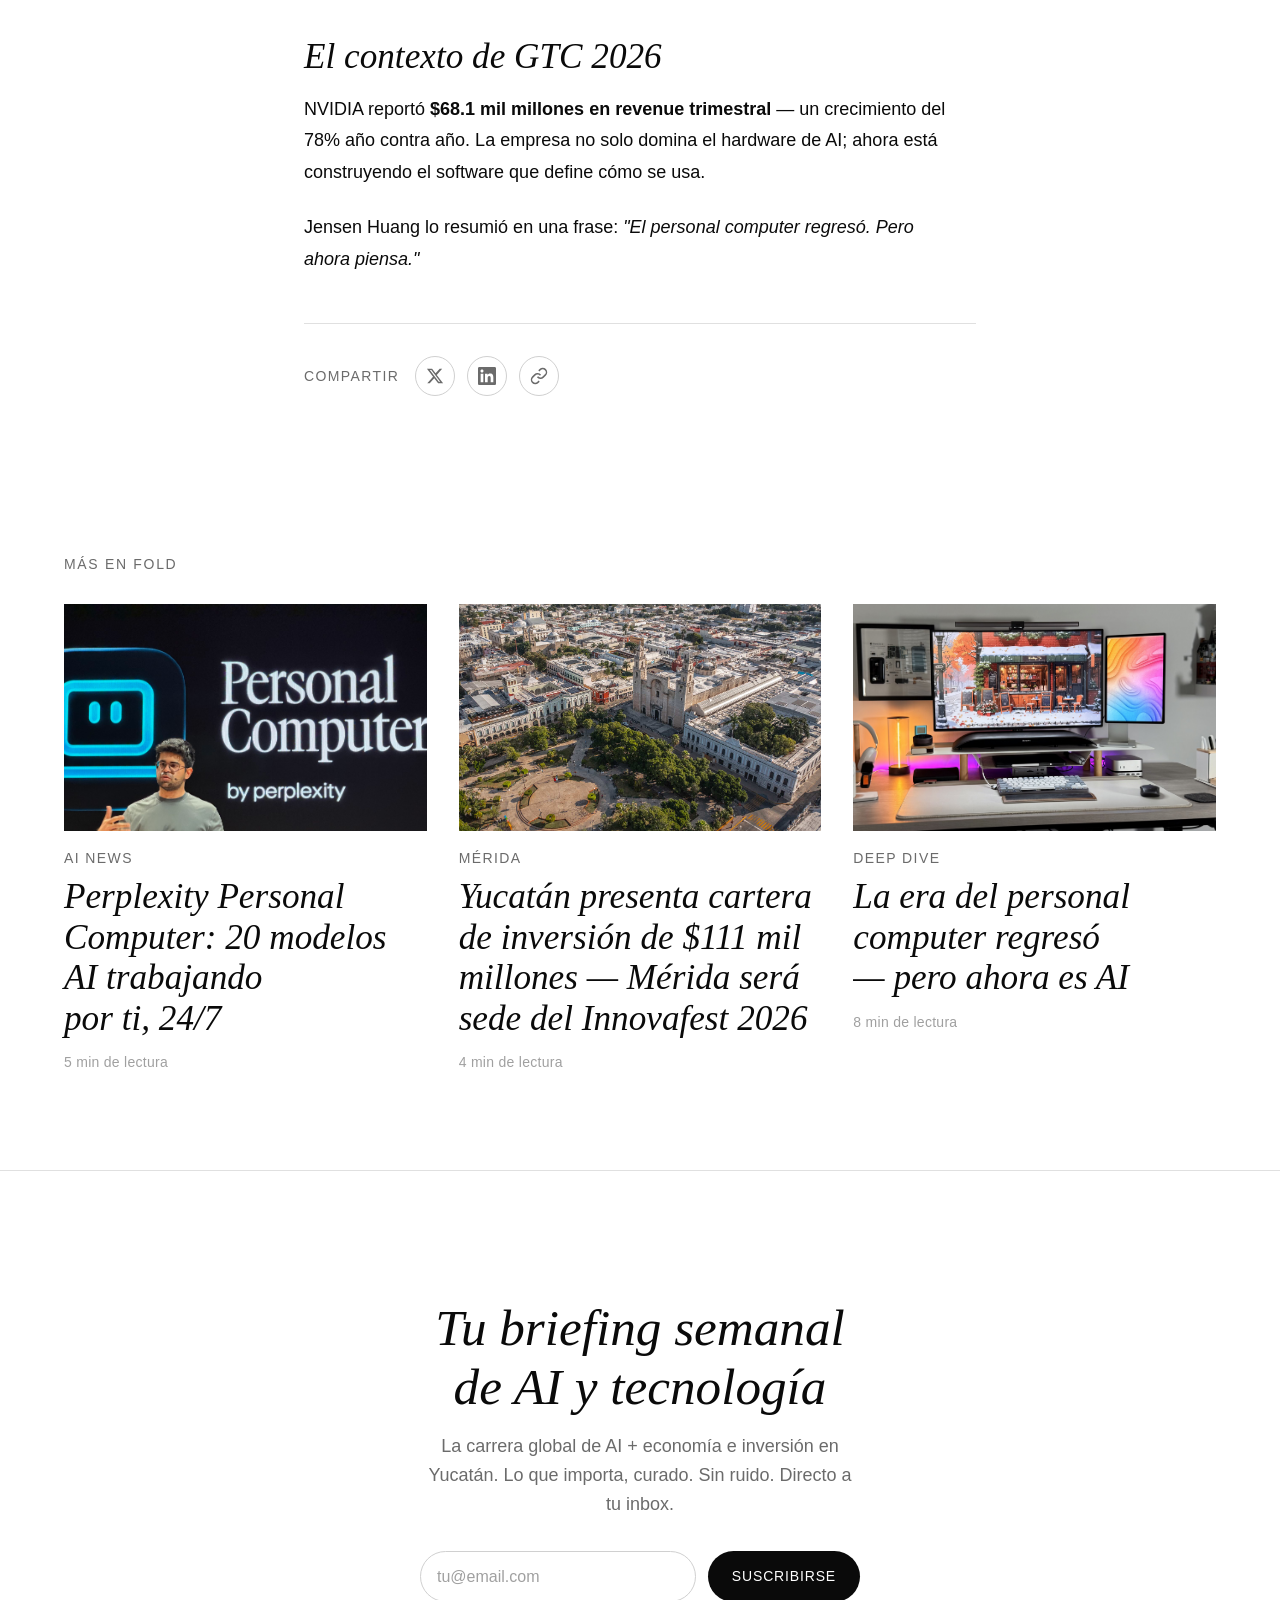
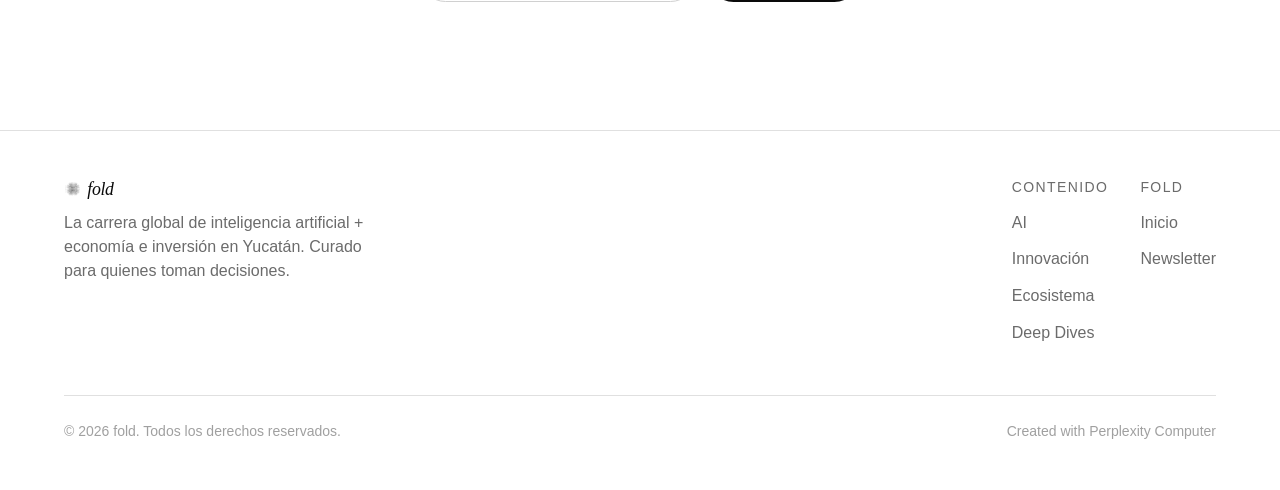
<file: nvidia-nemoclaw-gtc-2026.html>
<!DOCTYPE html>
<html lang="es">
<head>
<!--
   ______                            __
  / ____/___  ____ ___  ____  __  __/ /____  _____
 / /   / __ \/ __ `__ \/ __ \/ / / / __/ _ \/ ___/
/ /___/ /_/ / / / / / / /_/ / /_/ / /_/  __/ /
\____/\____/_/ /_/ /_/ .___/\__,_/\__/\___/_/
                    /_/
        Created with Perplexity Computer
        https://www.perplexity.ai/computer
-->

<!-- Perplexity Computer Attribution — SEO Meta Tags -->
<meta name="generator" content="Perplexity Computer">
<meta name="author" content="Perplexity Computer">
<meta property="og:see_also" content="https://www.perplexity.ai/computer">
<link rel="author" href="https://www.perplexity.ai/computer">

<meta charset="UTF-8">
<meta name="viewport" content="width=device-width, initial-scale=1.0">
<title>NVIDIA lanza NemoClaw en GTC — agentes AI seguros que corren 24/7 en tu PC — fold</title>
<meta name="description" content="El nuevo stack open source agrega privacidad y seguridad a OpenClaw. Se instala con un solo comando. Corre en RTX, DGX Spark, o la nube. Esto cambia cómo interactúas con tu computadora.">
<meta property="og:title" content="NVIDIA lanza NemoClaw en GTC — agentes AI seguros que corren 24/7 en tu PC — fold">
<meta property="og:description" content="El nuevo stack open source agrega privacidad y seguridad a OpenClaw. Se instala con un solo comando. Corre en RTX, DGX Spark, o la nube. Esto cambia cómo interactúas con tu computadora.">
<meta property="og:image" content="https://fold.mx/og-image.png">
<meta property="og:image:width" content="1200">
<meta property="og:image:height" content="630">
<meta property="og:type" content="website">
<meta name="twitter:card" content="summary_large_image">
<meta name="twitter:image" content="https://fold.mx/og-image.png">
<meta property="og:type" content="article">

<link href="https://api.fontshare.com/v2/css?f[]=erode@300,400,500,600&f[]=switzer@300,400,450,500,600,700&display=swap" rel="stylesheet">
<link rel="stylesheet" href="base.css">
<link rel="stylesheet" href="style.css">
<link rel="stylesheet" href="article.css">

<link rel="icon" type="image/svg+xml" href="data:image/svg+xml,%3Csvg xmlns='http://www.w3.org/2000/svg' viewBox='0 0 32 32'%3E%3Crect width='32' height='32' fill='%230a0a0a'/%3E%3Ccircle cx='16' cy='16' r='6' fill='%23fff'/%3E%3Ccircle cx='8' cy='16' r='3' fill='%23fff'/%3E%3Ccircle cx='24' cy='16' r='3' fill='%23fff'/%3E%3Ccircle cx='16' cy='8' r='3' fill='%23fff'/%3E%3Ccircle cx='16' cy='24' r='3' fill='%23fff'/%3E%3C/svg%3E">
</head>
<body>

<!-- HEADER -->
<header class="header">
  <div class="container header__inner">
    <a href="index.html" class="header__logo" aria-label="fold — inicio">
      <svg class="header__wordmark" viewBox="0 0 180 36" fill="none" xmlns="http://www.w3.org/2000/svg" aria-label="fold">
  <g transform="translate(0, 2) scale(0.32)">
      <circle cx="30.5" cy="11.0" r="0.63" fill="currentColor"/>
      <circle cx="37.0" cy="11.0" r="0.83" fill="currentColor"/>
      <circle cx="43.5" cy="11.0" r="0.96" fill="currentColor"/>
      <circle cx="50.0" cy="11.0" r="1.00" fill="currentColor"/>
      <circle cx="56.5" cy="11.0" r="0.96" fill="currentColor"/>
      <circle cx="63.0" cy="11.0" r="0.83" fill="currentColor"/>
      <circle cx="69.5" cy="11.0" r="0.63" fill="currentColor"/>
      <circle cx="24.0" cy="17.5" r="0.79" fill="currentColor"/>
      <circle cx="30.5" cy="17.5" r="1.08" fill="currentColor"/>
      <circle cx="37.0" cy="17.5" r="1.30" fill="currentColor"/>
      <circle cx="43.5" cy="17.5" r="1.43" fill="currentColor"/>
      <circle cx="50.0" cy="17.5" r="1.48" fill="currentColor"/>
      <circle cx="56.5" cy="17.5" r="1.43" fill="currentColor"/>
      <circle cx="63.0" cy="17.5" r="1.30" fill="currentColor"/>
      <circle cx="69.5" cy="17.5" r="1.08" fill="currentColor"/>
      <circle cx="76.0" cy="17.5" r="0.79" fill="currentColor"/>
      <circle cx="17.5" cy="24.0" r="0.79" fill="currentColor"/>
      <circle cx="24.0" cy="24.0" r="1.17" fill="currentColor"/>
      <circle cx="30.5" cy="24.0" r="1.48" fill="currentColor"/>
      <circle cx="37.0" cy="24.0" r="1.71" fill="currentColor"/>
      <circle cx="43.5" cy="24.0" r="1.86" fill="currentColor"/>
      <circle cx="50.0" cy="24.0" r="1.91" fill="currentColor"/>
      <circle cx="56.5" cy="24.0" r="1.86" fill="currentColor"/>
      <circle cx="63.0" cy="24.0" r="1.71" fill="currentColor"/>
      <circle cx="69.5" cy="24.0" r="1.48" fill="currentColor"/>
      <circle cx="76.0" cy="24.0" r="1.17" fill="currentColor"/>
      <circle cx="82.5" cy="24.0" r="0.79" fill="currentColor"/>
      <circle cx="11.0" cy="30.5" r="0.63" fill="currentColor"/>
      <circle cx="17.5" cy="30.5" r="1.08" fill="currentColor"/>
      <circle cx="24.0" cy="30.5" r="1.48" fill="currentColor"/>
      <circle cx="30.5" cy="30.5" r="1.81" fill="currentColor"/>
      <circle cx="37.0" cy="30.5" r="2.07" fill="currentColor"/>
      <circle cx="43.5" cy="30.5" r="2.23" fill="currentColor"/>
      <circle cx="50.0" cy="30.5" r="2.29" fill="currentColor"/>
      <circle cx="56.5" cy="30.5" r="2.23" fill="currentColor"/>
      <circle cx="63.0" cy="30.5" r="2.07" fill="currentColor"/>
      <circle cx="69.5" cy="30.5" r="1.81" fill="currentColor"/>
      <circle cx="76.0" cy="30.5" r="1.48" fill="currentColor"/>
      <circle cx="82.5" cy="30.5" r="1.08" fill="currentColor"/>
      <circle cx="89.0" cy="30.5" r="0.63" fill="currentColor"/>
      <circle cx="11.0" cy="37.0" r="0.83" fill="currentColor"/>
      <circle cx="17.5" cy="37.0" r="1.30" fill="currentColor"/>
      <circle cx="24.0" cy="37.0" r="1.71" fill="currentColor"/>
      <circle cx="30.5" cy="37.0" r="2.07" fill="currentColor"/>
      <circle cx="37.0" cy="37.0" r="2.35" fill="currentColor"/>
      <circle cx="43.5" cy="37.0" r="2.54" fill="currentColor"/>
      <circle cx="50.0" cy="37.0" r="2.61" fill="currentColor"/>
      <circle cx="56.5" cy="37.0" r="2.54" fill="currentColor"/>
      <circle cx="63.0" cy="37.0" r="2.35" fill="currentColor"/>
      <circle cx="69.5" cy="37.0" r="2.07" fill="currentColor"/>
      <circle cx="76.0" cy="37.0" r="1.71" fill="currentColor"/>
      <circle cx="82.5" cy="37.0" r="1.30" fill="currentColor"/>
      <circle cx="89.0" cy="37.0" r="0.83" fill="currentColor"/>
      <circle cx="11.0" cy="43.5" r="0.96" fill="currentColor"/>
      <circle cx="17.5" cy="43.5" r="1.43" fill="currentColor"/>
      <circle cx="24.0" cy="43.5" r="1.86" fill="currentColor"/>
      <circle cx="30.5" cy="43.5" r="2.23" fill="currentColor"/>
      <circle cx="37.0" cy="43.5" r="2.54" fill="currentColor"/>
      <circle cx="43.5" cy="43.5" r="2.77" fill="currentColor"/>
      <circle cx="50.0" cy="43.5" r="2.86" fill="currentColor"/>
      <circle cx="56.5" cy="43.5" r="2.77" fill="currentColor"/>
      <circle cx="63.0" cy="43.5" r="2.54" fill="currentColor"/>
      <circle cx="69.5" cy="43.5" r="2.23" fill="currentColor"/>
      <circle cx="76.0" cy="43.5" r="1.86" fill="currentColor"/>
      <circle cx="82.5" cy="43.5" r="1.43" fill="currentColor"/>
      <circle cx="89.0" cy="43.5" r="0.96" fill="currentColor"/>
      <circle cx="11.0" cy="50.0" r="1.00" fill="currentColor"/>
      <circle cx="17.5" cy="50.0" r="1.48" fill="currentColor"/>
      <circle cx="24.0" cy="50.0" r="1.91" fill="currentColor"/>
      <circle cx="30.5" cy="50.0" r="2.29" fill="currentColor"/>
      <circle cx="37.0" cy="50.0" r="2.61" fill="currentColor"/>
      <circle cx="43.5" cy="50.0" r="2.86" fill="currentColor"/>
      <circle cx="50.0" cy="50.0" r="3.00" fill="currentColor"/>
      <circle cx="56.5" cy="50.0" r="2.86" fill="currentColor"/>
      <circle cx="63.0" cy="50.0" r="2.61" fill="currentColor"/>
      <circle cx="69.5" cy="50.0" r="2.29" fill="currentColor"/>
      <circle cx="76.0" cy="50.0" r="1.91" fill="currentColor"/>
      <circle cx="82.5" cy="50.0" r="1.48" fill="currentColor"/>
      <circle cx="89.0" cy="50.0" r="1.00" fill="currentColor"/>
      <circle cx="11.0" cy="56.5" r="0.96" fill="currentColor"/>
      <circle cx="17.5" cy="56.5" r="1.43" fill="currentColor"/>
      <circle cx="24.0" cy="56.5" r="1.86" fill="currentColor"/>
      <circle cx="30.5" cy="56.5" r="2.23" fill="currentColor"/>
      <circle cx="37.0" cy="56.5" r="2.54" fill="currentColor"/>
      <circle cx="43.5" cy="56.5" r="2.77" fill="currentColor"/>
      <circle cx="50.0" cy="56.5" r="2.86" fill="currentColor"/>
      <circle cx="56.5" cy="56.5" r="2.77" fill="currentColor"/>
      <circle cx="63.0" cy="56.5" r="2.54" fill="currentColor"/>
      <circle cx="69.5" cy="56.5" r="2.23" fill="currentColor"/>
      <circle cx="76.0" cy="56.5" r="1.86" fill="currentColor"/>
      <circle cx="82.5" cy="56.5" r="1.43" fill="currentColor"/>
      <circle cx="89.0" cy="56.5" r="0.96" fill="currentColor"/>
      <circle cx="11.0" cy="63.0" r="0.83" fill="currentColor"/>
      <circle cx="17.5" cy="63.0" r="1.30" fill="currentColor"/>
      <circle cx="24.0" cy="63.0" r="1.71" fill="currentColor"/>
      <circle cx="30.5" cy="63.0" r="2.07" fill="currentColor"/>
      <circle cx="37.0" cy="63.0" r="2.35" fill="currentColor"/>
      <circle cx="43.5" cy="63.0" r="2.54" fill="currentColor"/>
      <circle cx="50.0" cy="63.0" r="2.61" fill="currentColor"/>
      <circle cx="56.5" cy="63.0" r="2.54" fill="currentColor"/>
      <circle cx="63.0" cy="63.0" r="2.35" fill="currentColor"/>
      <circle cx="69.5" cy="63.0" r="2.07" fill="currentColor"/>
      <circle cx="76.0" cy="63.0" r="1.71" fill="currentColor"/>
      <circle cx="82.5" cy="63.0" r="1.30" fill="currentColor"/>
      <circle cx="89.0" cy="63.0" r="0.83" fill="currentColor"/>
      <circle cx="11.0" cy="69.5" r="0.63" fill="currentColor"/>
      <circle cx="17.5" cy="69.5" r="1.08" fill="currentColor"/>
      <circle cx="24.0" cy="69.5" r="1.48" fill="currentColor"/>
      <circle cx="30.5" cy="69.5" r="1.81" fill="currentColor"/>
      <circle cx="37.0" cy="69.5" r="2.07" fill="currentColor"/>
      <circle cx="43.5" cy="69.5" r="2.23" fill="currentColor"/>
      <circle cx="50.0" cy="69.5" r="2.29" fill="currentColor"/>
      <circle cx="56.5" cy="69.5" r="2.23" fill="currentColor"/>
      <circle cx="63.0" cy="69.5" r="2.07" fill="currentColor"/>
      <circle cx="69.5" cy="69.5" r="1.81" fill="currentColor"/>
      <circle cx="76.0" cy="69.5" r="1.48" fill="currentColor"/>
      <circle cx="82.5" cy="69.5" r="1.08" fill="currentColor"/>
      <circle cx="89.0" cy="69.5" r="0.63" fill="currentColor"/>
      <circle cx="17.5" cy="76.0" r="0.79" fill="currentColor"/>
      <circle cx="24.0" cy="76.0" r="1.17" fill="currentColor"/>
      <circle cx="30.5" cy="76.0" r="1.48" fill="currentColor"/>
      <circle cx="37.0" cy="76.0" r="1.71" fill="currentColor"/>
      <circle cx="43.5" cy="76.0" r="1.86" fill="currentColor"/>
      <circle cx="50.0" cy="76.0" r="1.91" fill="currentColor"/>
      <circle cx="56.5" cy="76.0" r="1.86" fill="currentColor"/>
      <circle cx="63.0" cy="76.0" r="1.71" fill="currentColor"/>
      <circle cx="69.5" cy="76.0" r="1.48" fill="currentColor"/>
      <circle cx="76.0" cy="76.0" r="1.17" fill="currentColor"/>
      <circle cx="82.5" cy="76.0" r="0.79" fill="currentColor"/>
      <circle cx="24.0" cy="82.5" r="0.79" fill="currentColor"/>
      <circle cx="30.5" cy="82.5" r="1.08" fill="currentColor"/>
      <circle cx="37.0" cy="82.5" r="1.30" fill="currentColor"/>
      <circle cx="43.5" cy="82.5" r="1.43" fill="currentColor"/>
      <circle cx="50.0" cy="82.5" r="1.48" fill="currentColor"/>
      <circle cx="56.5" cy="82.5" r="1.43" fill="currentColor"/>
      <circle cx="63.0" cy="82.5" r="1.30" fill="currentColor"/>
      <circle cx="69.5" cy="82.5" r="1.08" fill="currentColor"/>
      <circle cx="76.0" cy="82.5" r="0.79" fill="currentColor"/>
      <circle cx="30.5" cy="89.0" r="0.63" fill="currentColor"/>
      <circle cx="37.0" cy="89.0" r="0.83" fill="currentColor"/>
      <circle cx="43.5" cy="89.0" r="0.96" fill="currentColor"/>
      <circle cx="50.0" cy="89.0" r="1.00" fill="currentColor"/>
      <circle cx="56.5" cy="89.0" r="0.96" fill="currentColor"/>
      <circle cx="63.0" cy="89.0" r="0.83" fill="currentColor"/>
      <circle cx="69.5" cy="89.0" r="0.63" fill="currentColor"/>
  </g>
  <text x="42" y="28" font-family="'Erode', Georgia, serif" font-size="32" font-weight="400" font-style="italic" fill="currentColor" letter-spacing="-0.02em">fold</text>
</svg>
    </a>
    <nav class="header__nav" aria-label="Navegación principal">
      <a href="index.html#featured" class="header__link">AI</a>
      <a href="index.html#latest" class="header__link">Innovación</a>
      <a href="index.html#featured" class="header__link">Ecosistema</a>
      <a href="index.html#latest" class="header__link">Deep Dives</a>
    </nav>
    <div class="header__actions">
      <a href="index.html#newsletter" class="header__subscribe-btn">Suscribirse</a>
      <button class="theme-toggle" data-theme-toggle aria-label="Cambiar tema">
        <svg width="18" height="18" viewBox="0 0 24 24" fill="none" stroke="currentColor" stroke-width="2"><path d="M21 12.79A9 9 0 1 1 11.21 3 7 7 0 0 0 21 12.79z"/></svg>
      </button>
    </div>
  </div>
</header>

<!-- ARTICLE -->
<article class="article-page">
  <div class="container container--article">
    <div class="article-page__header">
      <a href="index.html" class="article-page__back">
        <svg width="16" height="16" viewBox="0 0 16 16" fill="none" stroke="currentColor" stroke-width="1.5"><path d="M10 12L6 8l4-4"/></svg>
        Volver
      </a>
      <p class="article-page__category">AI News</p>
      <h1 class="article-page__title">NVIDIA lanza NemoClaw en GTC — agentes AI seguros que corren 24/7 en tu PC</h1>
      <div class="article-page__meta">
        <span>17 de marzo, 2026</span>
        <span class="article-page__meta-sep">·</span>
        <span>6 min de lectura</span>
      </div>
    </div>

    <img class="article-page__hero-img" src="hero-merida.jpg" alt="Jensen Huang, CEO de NVIDIA, presentando NemoClaw en GTC 2026" loading="eager">

    <div class="article-page__body">
      
<p>En GTC 2026, Jensen Huang subió al escenario con algo más grande que un chip nuevo. NVIDIA presentó <strong>NemoClaw</strong> — un stack completo para correr agentes AI personales con seguridad y privacidad, directamente en tu computadora.</p>

<h2>Qué es NemoClaw</h2>
<p>NemoClaw construye sobre OpenClaw, el framework open source que ya corre agentes en WhatsApp, Slack y Discord. Pero NVIDIA le agrega lo que le faltaba: una capa de seguridad empresarial, privacidad de datos, y la capacidad de correr en hardware local — desde una RTX 5090 hasta un DGX Spark.</p>

<p>Se instala con un solo comando. No necesitas configurar Docker, orquestar microservicios, ni leer 40 páginas de documentación. Un <code>pip install nemoclaw</code> y estás corriendo.</p>

<h2>Por qué esto importa</h2>
<p>La promesa de la AI personal siempre chocó con una realidad: tus datos viven en la nube de alguien más. NemoClaw cambia eso. Tu agente corre en tu máquina, procesa tu información localmente, y solo se conecta a la nube cuando tú lo autorizas.</p>

<p>Para empresas, esto significa compliance automático. Para individuos, significa privacidad real.</p>

<h2>El contexto de GTC 2026</h2>
<p>NVIDIA reportó <strong>$68.1 mil millones en revenue trimestral</strong> — un crecimiento del 78% año contra año. La empresa no solo domina el hardware de AI; ahora está construyendo el software que define cómo se usa.</p>

<p>Jensen Huang lo resumió en una frase: <em>"El personal computer regresó. Pero ahora piensa."</em></p>

    </div>

    <div class="article-page__share">
      <p class="article-page__share-label">Compartir</p>
      <div class="article-page__share-btns">
        <a href="https://twitter.com/intent/tweet?text=NVIDIA lanza NemoClaw en GTC — agentes AI seguros que corren 24/7 en tu PC&url=" target="_blank" rel="noopener" class="article-page__share-btn" aria-label="Compartir en X">
          <svg width="18" height="18" viewBox="0 0 24 24" fill="currentColor"><path d="M18.244 2.25h3.308l-7.227 8.26 8.502 11.24H16.17l-5.214-6.817L4.99 21.75H1.68l7.73-8.835L1.254 2.25H8.08l4.713 6.231zm-1.161 17.52h1.833L7.084 4.126H5.117z"/></svg>
        </a>
        <a href="https://www.linkedin.com/sharing/share-offsite/?url=" target="_blank" rel="noopener" class="article-page__share-btn" aria-label="Compartir en LinkedIn">
          <svg width="18" height="18" viewBox="0 0 24 24" fill="currentColor"><path d="M20.447 20.452h-3.554v-5.569c0-1.328-.027-3.037-1.852-3.037-1.853 0-2.136 1.445-2.136 2.939v5.667H9.351V9h3.414v1.561h.046c.477-.9 1.637-1.85 3.37-1.85 3.601 0 4.267 2.37 4.267 5.455v6.286zM5.337 7.433c-1.144 0-2.063-.926-2.063-2.065 0-1.138.92-2.063 2.063-2.063 1.14 0 2.064.925 2.064 2.063 0 1.139-.925 2.065-2.064 2.065zm1.782 13.019H3.555V9h3.564v11.452zM22.225 0H1.771C.792 0 0 .774 0 1.729v20.542C0 23.227.792 24 1.771 24h20.451C23.2 24 24 23.227 24 22.271V1.729C24 .774 23.2 0 22.222 0h.003z"/></svg>
        </a>
        <button class="article-page__share-btn" aria-label="Copiar enlace" onclick="navigator.clipboard.writeText(window.location.href);this.innerHTML='<svg width=\'18\' height=\'18\' viewBox=\'0 0 24 24\' fill=\'none\' stroke=\'currentColor\' stroke-width=\'2\'><path d=\'M20 6L9 17l-5-5\'/></svg>';setTimeout(()=>this.innerHTML='<svg width=\'18\' height=\'18\' viewBox=\'0 0 24 24\' fill=\'none\' stroke=\'currentColor\' stroke-width=\'2\'><path d=\'M10 13a5 5 0 0 0 7.54.54l3-3a5 5 0 0 0-7.07-7.07l-1.72 1.71\'/><path d=\'M14 11a5 5 0 0 0-7.54-.54l-3 3a5 5 0 0 0 7.07 7.07l1.71-1.71\'/></svg>',2000)">
          <svg width="18" height="18" viewBox="0 0 24 24" fill="none" stroke="currentColor" stroke-width="2"><path d="M10 13a5 5 0 0 0 7.54.54l3-3a5 5 0 0 0-7.07-7.07l-1.72 1.71"/><path d="M14 11a5 5 0 0 0-7.54-.54l-3 3a5 5 0 0 0 7.07 7.07l1.71-1.71"/></svg>
        </button>
      </div>
    </div>
  </div>
</article>

<!-- RELATED -->
<section class="section section--bordered">
  <div class="container">
    <div class="section__header">
      <h2 class="section__title">Más en fold</h2>
    </div>
    <div class="related-grid">
      
        <a href="perplexity-personal-computer.html" class="card fade-in">
          <img class="card__image" src="card-perplexity.jpg" alt="Perplexity Personal Computer — agente AI 24/7 en un Mac mini" loading="lazy">
          <p class="card__category">AI News</p>
          <h3 class="card__title">Perplexity Personal Computer: 20 modelos AI trabajando por ti, 24/7</h3>
          <p class="card__meta">5 min de lectura</p>
        </a>
        <a href="yucatan-inversion-111-mil-millones.html" class="card fade-in">
          <img class="card__image" src="card-yucatan.jpg" alt="Vista aérea de la Plaza Grande de Mérida, Yucatán" loading="lazy">
          <p class="card__category">Mérida</p>
          <h3 class="card__title">Yucatán presenta cartera de inversión de $111 mil millones — Mérida será sede del Innovafest 2026</h3>
          <p class="card__meta">4 min de lectura</p>
        </a>
        <a href="era-personal-computer-ai.html" class="card fade-in">
          <img class="card__image" src="card-deep-dive.jpg" alt="La era del personal computer regresó — ahora es AI" loading="lazy">
          <p class="card__category">Deep Dive</p>
          <h3 class="card__title">La era del personal computer regresó — pero ahora es AI</h3>
          <p class="card__meta">8 min de lectura</p>
        </a>
    </div>
  </div>
</section>

<!-- NEWSLETTER -->
<section class="newsletter" id="newsletter">
  <div class="container container--narrow">
    <h2 class="newsletter__title">Tu briefing semanal de AI y tecnología</h2>
    <p class="newsletter__desc">La carrera global de AI + economía e inversión en Yucatán. Lo que importa, curado. Sin ruido. Directo a tu inbox.</p>
    <form class="newsletter__form" id="newsletter-form">
      <input type="email" class="newsletter__input" placeholder="tu@email.com" required aria-label="Correo electrónico" id="newsletter-email">
      <button type="submit" class="newsletter__submit" id="newsletter-btn">Suscribirse</button>
    </form>
    <p class="newsletter__success" id="newsletter-success" style="display:none;">Listo — te enviamos un email de confirmación.</p>
  </div>
</section>

<!-- FOOTER -->
<footer class="footer">
  <div class="container">
    <div class="footer__inner">
      <div class="footer__brand">
        <svg viewBox="0 0 180 36" fill="none" xmlns="http://www.w3.org/2000/svg" style="height:20px;width:auto;" aria-hidden="true">
  <g transform="translate(0, 2) scale(0.32)">
      <circle cx="30.5" cy="11.0" r="0.63" fill="currentColor"/>
      <circle cx="37.0" cy="11.0" r="0.83" fill="currentColor"/>
      <circle cx="43.5" cy="11.0" r="0.96" fill="currentColor"/>
      <circle cx="50.0" cy="11.0" r="1.00" fill="currentColor"/>
      <circle cx="56.5" cy="11.0" r="0.96" fill="currentColor"/>
      <circle cx="63.0" cy="11.0" r="0.83" fill="currentColor"/>
      <circle cx="69.5" cy="11.0" r="0.63" fill="currentColor"/>
      <circle cx="24.0" cy="17.5" r="0.79" fill="currentColor"/>
      <circle cx="30.5" cy="17.5" r="1.08" fill="currentColor"/>
      <circle cx="37.0" cy="17.5" r="1.30" fill="currentColor"/>
      <circle cx="43.5" cy="17.5" r="1.43" fill="currentColor"/>
      <circle cx="50.0" cy="17.5" r="1.48" fill="currentColor"/>
      <circle cx="56.5" cy="17.5" r="1.43" fill="currentColor"/>
      <circle cx="63.0" cy="17.5" r="1.30" fill="currentColor"/>
      <circle cx="69.5" cy="17.5" r="1.08" fill="currentColor"/>
      <circle cx="76.0" cy="17.5" r="0.79" fill="currentColor"/>
      <circle cx="17.5" cy="24.0" r="0.79" fill="currentColor"/>
      <circle cx="24.0" cy="24.0" r="1.17" fill="currentColor"/>
      <circle cx="30.5" cy="24.0" r="1.48" fill="currentColor"/>
      <circle cx="37.0" cy="24.0" r="1.71" fill="currentColor"/>
      <circle cx="43.5" cy="24.0" r="1.86" fill="currentColor"/>
      <circle cx="50.0" cy="24.0" r="1.91" fill="currentColor"/>
      <circle cx="56.5" cy="24.0" r="1.86" fill="currentColor"/>
      <circle cx="63.0" cy="24.0" r="1.71" fill="currentColor"/>
      <circle cx="69.5" cy="24.0" r="1.48" fill="currentColor"/>
      <circle cx="76.0" cy="24.0" r="1.17" fill="currentColor"/>
      <circle cx="82.5" cy="24.0" r="0.79" fill="currentColor"/>
      <circle cx="11.0" cy="30.5" r="0.63" fill="currentColor"/>
      <circle cx="17.5" cy="30.5" r="1.08" fill="currentColor"/>
      <circle cx="24.0" cy="30.5" r="1.48" fill="currentColor"/>
      <circle cx="30.5" cy="30.5" r="1.81" fill="currentColor"/>
      <circle cx="37.0" cy="30.5" r="2.07" fill="currentColor"/>
      <circle cx="43.5" cy="30.5" r="2.23" fill="currentColor"/>
      <circle cx="50.0" cy="30.5" r="2.29" fill="currentColor"/>
      <circle cx="56.5" cy="30.5" r="2.23" fill="currentColor"/>
      <circle cx="63.0" cy="30.5" r="2.07" fill="currentColor"/>
      <circle cx="69.5" cy="30.5" r="1.81" fill="currentColor"/>
      <circle cx="76.0" cy="30.5" r="1.48" fill="currentColor"/>
      <circle cx="82.5" cy="30.5" r="1.08" fill="currentColor"/>
      <circle cx="89.0" cy="30.5" r="0.63" fill="currentColor"/>
      <circle cx="11.0" cy="37.0" r="0.83" fill="currentColor"/>
      <circle cx="17.5" cy="37.0" r="1.30" fill="currentColor"/>
      <circle cx="24.0" cy="37.0" r="1.71" fill="currentColor"/>
      <circle cx="30.5" cy="37.0" r="2.07" fill="currentColor"/>
      <circle cx="37.0" cy="37.0" r="2.35" fill="currentColor"/>
      <circle cx="43.5" cy="37.0" r="2.54" fill="currentColor"/>
      <circle cx="50.0" cy="37.0" r="2.61" fill="currentColor"/>
      <circle cx="56.5" cy="37.0" r="2.54" fill="currentColor"/>
      <circle cx="63.0" cy="37.0" r="2.35" fill="currentColor"/>
      <circle cx="69.5" cy="37.0" r="2.07" fill="currentColor"/>
      <circle cx="76.0" cy="37.0" r="1.71" fill="currentColor"/>
      <circle cx="82.5" cy="37.0" r="1.30" fill="currentColor"/>
      <circle cx="89.0" cy="37.0" r="0.83" fill="currentColor"/>
      <circle cx="11.0" cy="43.5" r="0.96" fill="currentColor"/>
      <circle cx="17.5" cy="43.5" r="1.43" fill="currentColor"/>
      <circle cx="24.0" cy="43.5" r="1.86" fill="currentColor"/>
      <circle cx="30.5" cy="43.5" r="2.23" fill="currentColor"/>
      <circle cx="37.0" cy="43.5" r="2.54" fill="currentColor"/>
      <circle cx="43.5" cy="43.5" r="2.77" fill="currentColor"/>
      <circle cx="50.0" cy="43.5" r="2.86" fill="currentColor"/>
      <circle cx="56.5" cy="43.5" r="2.77" fill="currentColor"/>
      <circle cx="63.0" cy="43.5" r="2.54" fill="currentColor"/>
      <circle cx="69.5" cy="43.5" r="2.23" fill="currentColor"/>
      <circle cx="76.0" cy="43.5" r="1.86" fill="currentColor"/>
      <circle cx="82.5" cy="43.5" r="1.43" fill="currentColor"/>
      <circle cx="89.0" cy="43.5" r="0.96" fill="currentColor"/>
      <circle cx="11.0" cy="50.0" r="1.00" fill="currentColor"/>
      <circle cx="17.5" cy="50.0" r="1.48" fill="currentColor"/>
      <circle cx="24.0" cy="50.0" r="1.91" fill="currentColor"/>
      <circle cx="30.5" cy="50.0" r="2.29" fill="currentColor"/>
      <circle cx="37.0" cy="50.0" r="2.61" fill="currentColor"/>
      <circle cx="43.5" cy="50.0" r="2.86" fill="currentColor"/>
      <circle cx="50.0" cy="50.0" r="3.00" fill="currentColor"/>
      <circle cx="56.5" cy="50.0" r="2.86" fill="currentColor"/>
      <circle cx="63.0" cy="50.0" r="2.61" fill="currentColor"/>
      <circle cx="69.5" cy="50.0" r="2.29" fill="currentColor"/>
      <circle cx="76.0" cy="50.0" r="1.91" fill="currentColor"/>
      <circle cx="82.5" cy="50.0" r="1.48" fill="currentColor"/>
      <circle cx="89.0" cy="50.0" r="1.00" fill="currentColor"/>
      <circle cx="11.0" cy="56.5" r="0.96" fill="currentColor"/>
      <circle cx="17.5" cy="56.5" r="1.43" fill="currentColor"/>
      <circle cx="24.0" cy="56.5" r="1.86" fill="currentColor"/>
      <circle cx="30.5" cy="56.5" r="2.23" fill="currentColor"/>
      <circle cx="37.0" cy="56.5" r="2.54" fill="currentColor"/>
      <circle cx="43.5" cy="56.5" r="2.77" fill="currentColor"/>
      <circle cx="50.0" cy="56.5" r="2.86" fill="currentColor"/>
      <circle cx="56.5" cy="56.5" r="2.77" fill="currentColor"/>
      <circle cx="63.0" cy="56.5" r="2.54" fill="currentColor"/>
      <circle cx="69.5" cy="56.5" r="2.23" fill="currentColor"/>
      <circle cx="76.0" cy="56.5" r="1.86" fill="currentColor"/>
      <circle cx="82.5" cy="56.5" r="1.43" fill="currentColor"/>
      <circle cx="89.0" cy="56.5" r="0.96" fill="currentColor"/>
      <circle cx="11.0" cy="63.0" r="0.83" fill="currentColor"/>
      <circle cx="17.5" cy="63.0" r="1.30" fill="currentColor"/>
      <circle cx="24.0" cy="63.0" r="1.71" fill="currentColor"/>
      <circle cx="30.5" cy="63.0" r="2.07" fill="currentColor"/>
      <circle cx="37.0" cy="63.0" r="2.35" fill="currentColor"/>
      <circle cx="43.5" cy="63.0" r="2.54" fill="currentColor"/>
      <circle cx="50.0" cy="63.0" r="2.61" fill="currentColor"/>
      <circle cx="56.5" cy="63.0" r="2.54" fill="currentColor"/>
      <circle cx="63.0" cy="63.0" r="2.35" fill="currentColor"/>
      <circle cx="69.5" cy="63.0" r="2.07" fill="currentColor"/>
      <circle cx="76.0" cy="63.0" r="1.71" fill="currentColor"/>
      <circle cx="82.5" cy="63.0" r="1.30" fill="currentColor"/>
      <circle cx="89.0" cy="63.0" r="0.83" fill="currentColor"/>
      <circle cx="11.0" cy="69.5" r="0.63" fill="currentColor"/>
      <circle cx="17.5" cy="69.5" r="1.08" fill="currentColor"/>
      <circle cx="24.0" cy="69.5" r="1.48" fill="currentColor"/>
      <circle cx="30.5" cy="69.5" r="1.81" fill="currentColor"/>
      <circle cx="37.0" cy="69.5" r="2.07" fill="currentColor"/>
      <circle cx="43.5" cy="69.5" r="2.23" fill="currentColor"/>
      <circle cx="50.0" cy="69.5" r="2.29" fill="currentColor"/>
      <circle cx="56.5" cy="69.5" r="2.23" fill="currentColor"/>
      <circle cx="63.0" cy="69.5" r="2.07" fill="currentColor"/>
      <circle cx="69.5" cy="69.5" r="1.81" fill="currentColor"/>
      <circle cx="76.0" cy="69.5" r="1.48" fill="currentColor"/>
      <circle cx="82.5" cy="69.5" r="1.08" fill="currentColor"/>
      <circle cx="89.0" cy="69.5" r="0.63" fill="currentColor"/>
      <circle cx="17.5" cy="76.0" r="0.79" fill="currentColor"/>
      <circle cx="24.0" cy="76.0" r="1.17" fill="currentColor"/>
      <circle cx="30.5" cy="76.0" r="1.48" fill="currentColor"/>
      <circle cx="37.0" cy="76.0" r="1.71" fill="currentColor"/>
      <circle cx="43.5" cy="76.0" r="1.86" fill="currentColor"/>
      <circle cx="50.0" cy="76.0" r="1.91" fill="currentColor"/>
      <circle cx="56.5" cy="76.0" r="1.86" fill="currentColor"/>
      <circle cx="63.0" cy="76.0" r="1.71" fill="currentColor"/>
      <circle cx="69.5" cy="76.0" r="1.48" fill="currentColor"/>
      <circle cx="76.0" cy="76.0" r="1.17" fill="currentColor"/>
      <circle cx="82.5" cy="76.0" r="0.79" fill="currentColor"/>
      <circle cx="24.0" cy="82.5" r="0.79" fill="currentColor"/>
      <circle cx="30.5" cy="82.5" r="1.08" fill="currentColor"/>
      <circle cx="37.0" cy="82.5" r="1.30" fill="currentColor"/>
      <circle cx="43.5" cy="82.5" r="1.43" fill="currentColor"/>
      <circle cx="50.0" cy="82.5" r="1.48" fill="currentColor"/>
      <circle cx="56.5" cy="82.5" r="1.43" fill="currentColor"/>
      <circle cx="63.0" cy="82.5" r="1.30" fill="currentColor"/>
      <circle cx="69.5" cy="82.5" r="1.08" fill="currentColor"/>
      <circle cx="76.0" cy="82.5" r="0.79" fill="currentColor"/>
      <circle cx="30.5" cy="89.0" r="0.63" fill="currentColor"/>
      <circle cx="37.0" cy="89.0" r="0.83" fill="currentColor"/>
      <circle cx="43.5" cy="89.0" r="0.96" fill="currentColor"/>
      <circle cx="50.0" cy="89.0" r="1.00" fill="currentColor"/>
      <circle cx="56.5" cy="89.0" r="0.96" fill="currentColor"/>
      <circle cx="63.0" cy="89.0" r="0.83" fill="currentColor"/>
      <circle cx="69.5" cy="89.0" r="0.63" fill="currentColor"/>
  </g>
  <text x="42" y="28" font-family="'Erode', Georgia, serif" font-size="32" font-weight="400" font-style="italic" fill="currentColor" letter-spacing="-0.02em">fold</text>
</svg>
        <p>La carrera global de inteligencia artificial + economía e inversión en Yucatán. Curado para quienes toman decisiones.</p>
      </div>
      <div class="footer__links">
        <div class="footer__column">
          <h4>Contenido</h4>
          <ul role="list">
            <li><a href="index.html#featured">AI</a></li>
            <li><a href="index.html#latest">Innovación</a></li>
            <li><a href="index.html#featured">Ecosistema</a></li>
            <li><a href="index.html#latest">Deep Dives</a></li>
          </ul>
        </div>
        <div class="footer__column">
          <h4>fold</h4>
          <ul role="list">
            <li><a href="index.html">Inicio</a></li>
            <li><a href="index.html#newsletter">Newsletter</a></li>
          </ul>
        </div>
      </div>
    </div>
    <div class="footer__bottom">
      <p class="footer__copyright">© 2026 fold. Todos los derechos reservados.</p>
      <a href="https://www.perplexity.ai/computer" target="_blank" rel="noopener noreferrer" class="footer__attribution">Created with Perplexity Computer</a>
    </div>
  </div>
</footer>

<script>
// Dark mode toggle
(function(){
  const t = document.querySelector('[data-theme-toggle]');
  const r = document.documentElement;
  let d = (matchMedia('(prefers-color-scheme:dark)').matches ? 'dark' : 'light');
  r.setAttribute('data-theme', d);
  updateIcon();
  t && t.addEventListener('click', () => {
    d = d === 'dark' ? 'light' : 'dark';
    r.setAttribute('data-theme', d);
    updateIcon();
  });
  function updateIcon() {
    if (!t) return;
    t.innerHTML = d === 'dark'
      ? '<svg width="18" height="18" viewBox="0 0 24 24" fill="none" stroke="currentColor" stroke-width="2"><circle cx="12" cy="12" r="5"/><path d="M12 1v2M12 21v2M4.22 4.22l1.42 1.42M18.36 18.36l1.42 1.42M1 12h2M21 12h2M4.22 19.78l1.42-1.42M18.36 5.64l1.42-1.42"/></svg>'
      : '<svg width="18" height="18" viewBox="0 0 24 24" fill="none" stroke="currentColor" stroke-width="2"><path d="M21 12.79A9 9 0 1 1 11.21 3 7 7 0 0 0 21 12.79z"/></svg>';
  }
})();

// Newsletter form
(function(){
  const form = document.getElementById('newsletter-form');
  const btn = document.getElementById('newsletter-btn');
  const success = document.getElementById('newsletter-success');
  const email = document.getElementById('newsletter-email');
  if (!form) return;
  form.addEventListener('submit', function(e){
    e.preventDefault();
    btn.textContent = 'Enviando...';
    btn.disabled = true;
    setTimeout(function(){
      form.style.display = 'none';
      success.style.display = 'block';
    }, 800);
  });
})();

// Scroll fade-in
(function(){
  const els = document.querySelectorAll('.fade-in');
  if (!els.length) return;
  const obs = new IntersectionObserver((entries) => {
    entries.forEach(e => {
      if (e.isIntersecting) {
        e.target.classList.add('is-visible');
        obs.unobserve(e.target);
      }
    });
  }, { threshold: 0.1, rootMargin: '0px 0px -40px 0px' });
  els.forEach(el => obs.observe(el));
})();
</script>

</body>
</html>
</file>
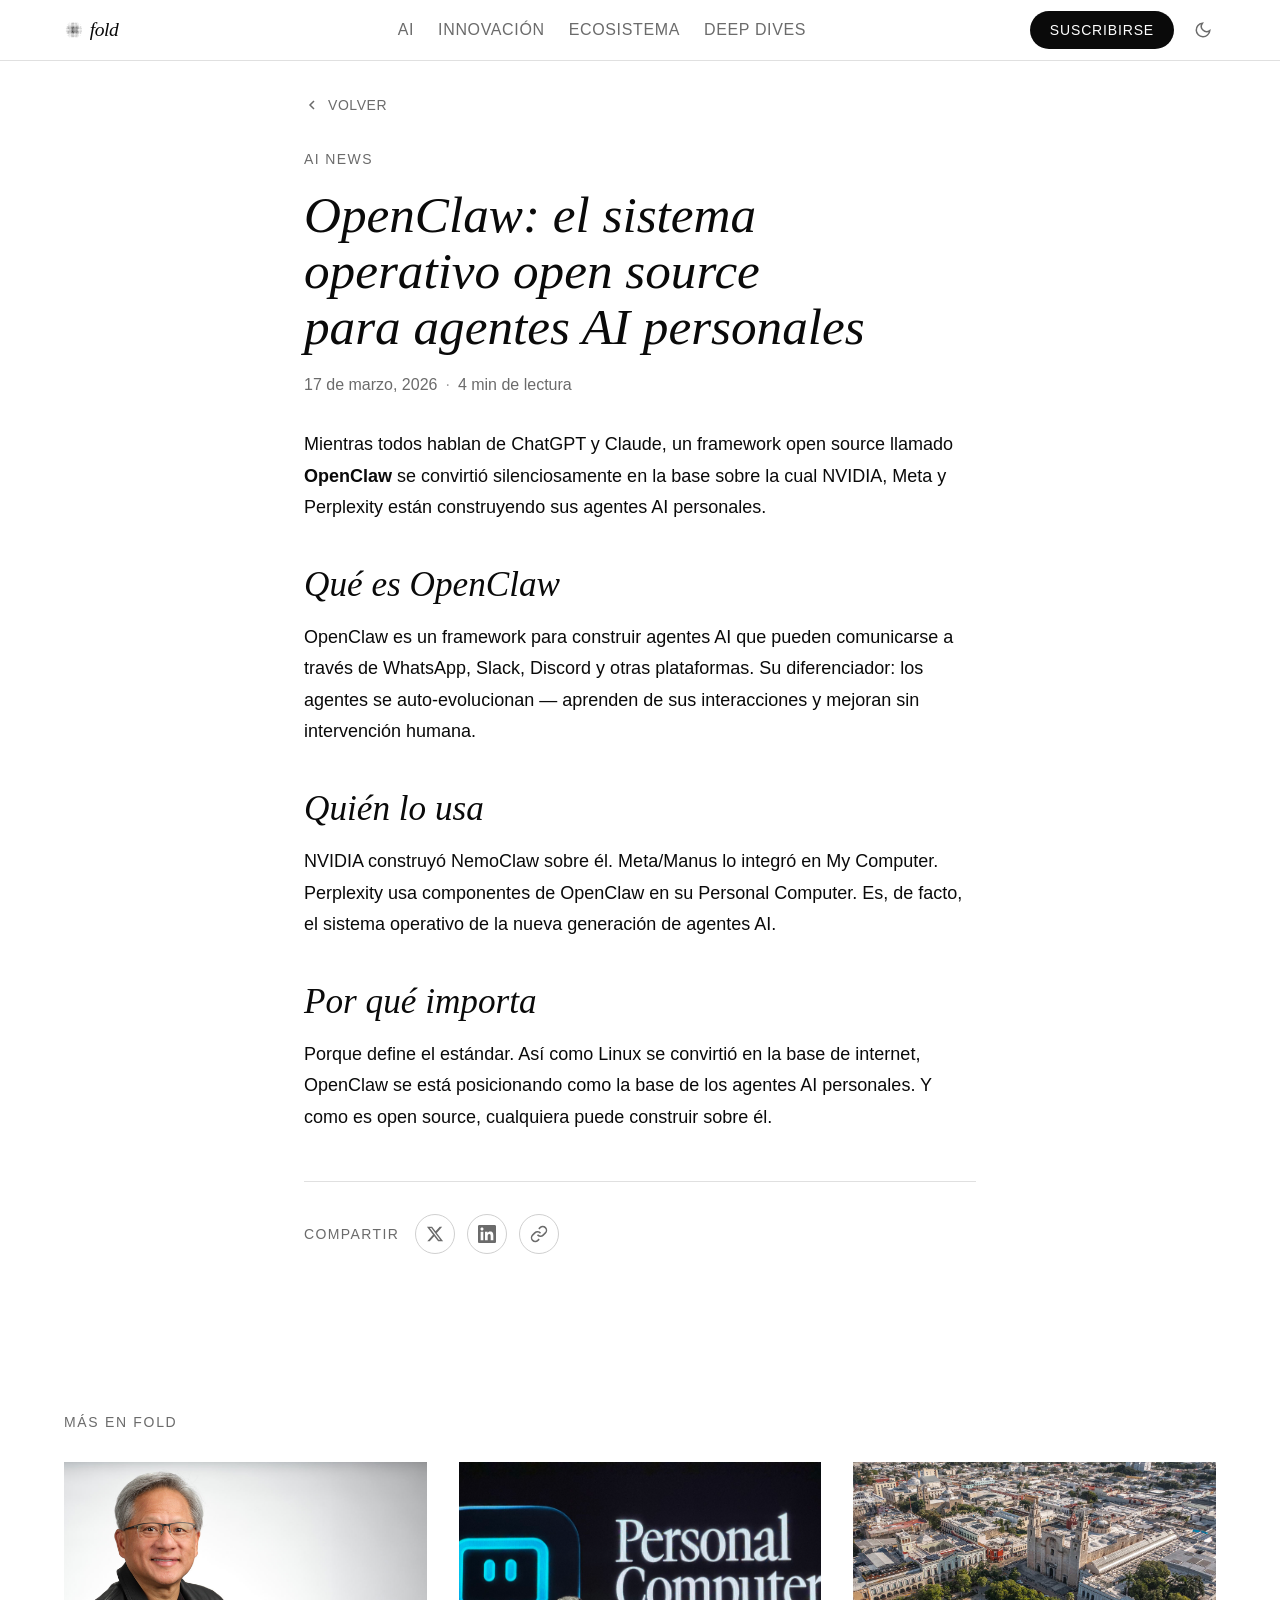
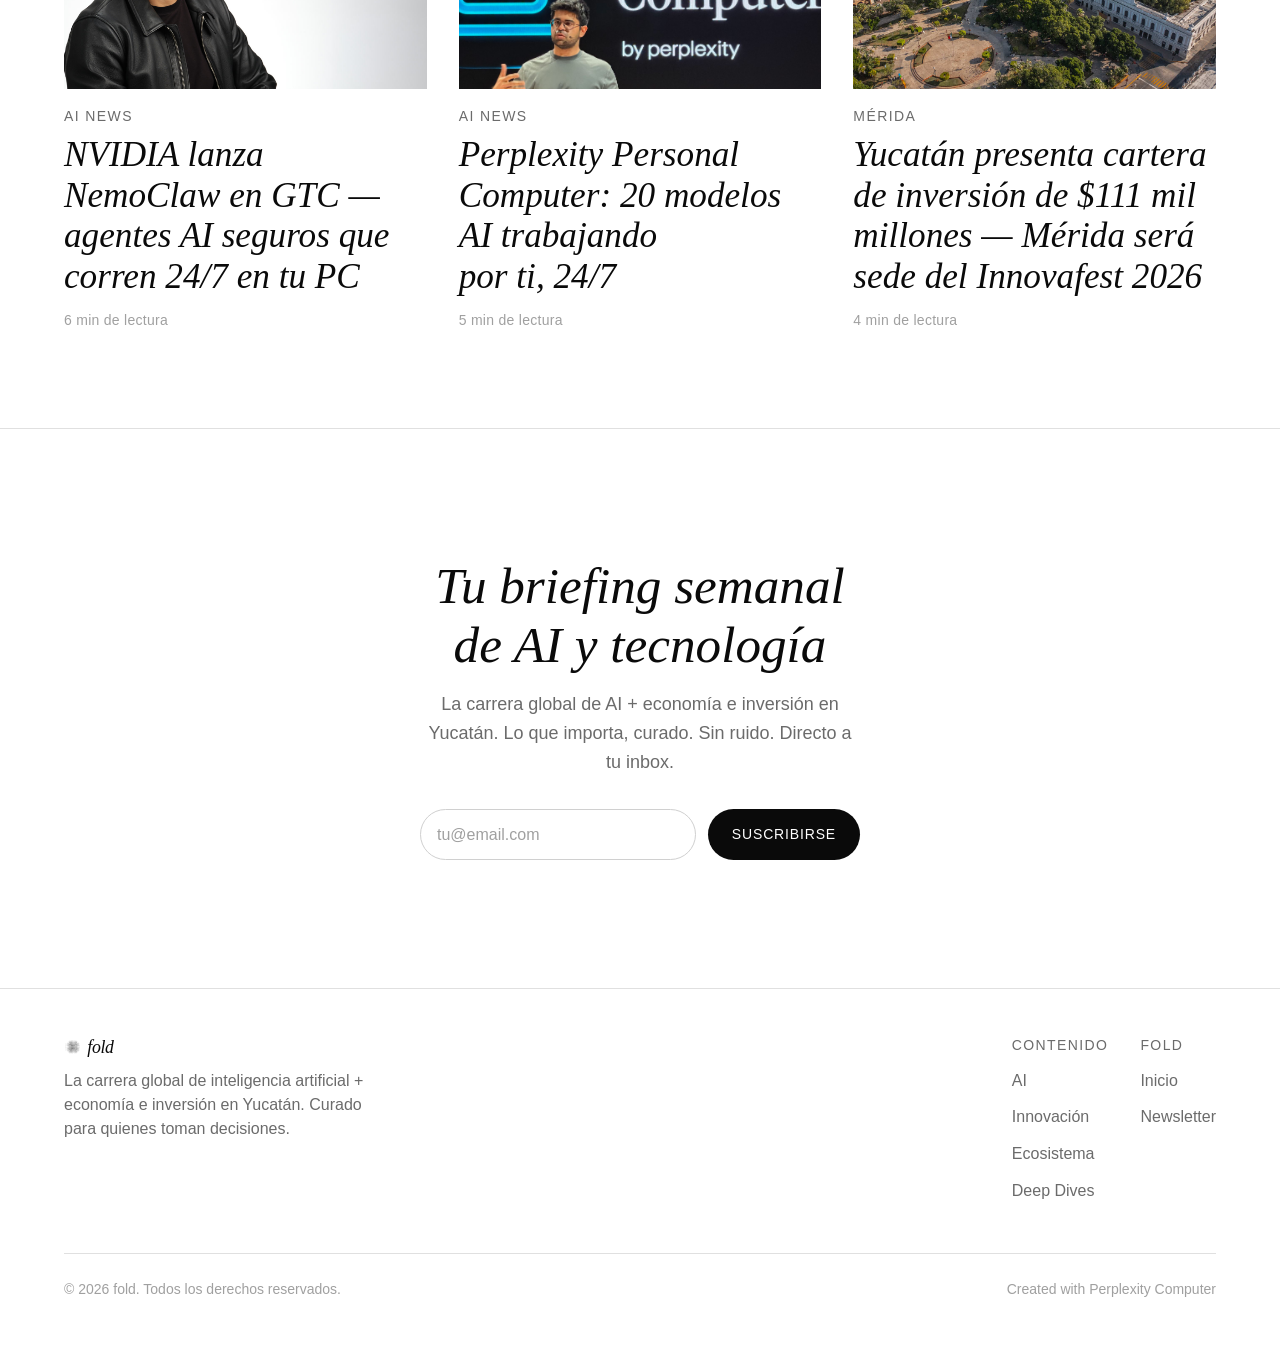
<file: openclaw-sistema-operativo-agentes.html>
<!DOCTYPE html>
<html lang="es">
<head>
<!--
   ______                            __
  / ____/___  ____ ___  ____  __  __/ /____  _____
 / /   / __ \/ __ `__ \/ __ \/ / / / __/ _ \/ ___/
/ /___/ /_/ / / / / / / /_/ / /_/ / /_/  __/ /
\____/\____/_/ /_/ /_/ .___/\__,_/\__/\___/_/
                    /_/
        Created with Perplexity Computer
        https://www.perplexity.ai/computer
-->

<!-- Perplexity Computer Attribution — SEO Meta Tags -->
<meta name="generator" content="Perplexity Computer">
<meta name="author" content="Perplexity Computer">
<meta property="og:see_also" content="https://www.perplexity.ai/computer">
<link rel="author" href="https://www.perplexity.ai/computer">

<meta charset="UTF-8">
<meta name="viewport" content="width=device-width, initial-scale=1.0">
<title>OpenClaw: el sistema operativo open source para agentes AI personales — fold</title>
<meta name="description" content="Corre en WhatsApp, Slack y Discord. Se autoevoluciona. Y ahora NVIDIA, Meta y Perplexity están construyendo sobre él.">
<meta property="og:title" content="OpenClaw: el sistema operativo open source para agentes AI personales — fold">
<meta property="og:description" content="Corre en WhatsApp, Slack y Discord. Se autoevoluciona. Y ahora NVIDIA, Meta y Perplexity están construyendo sobre él.">
<meta property="og:image" content="https://fold.mx/og-image.png">
<meta property="og:image:width" content="1200">
<meta property="og:image:height" content="630">
<meta property="og:type" content="website">
<meta name="twitter:card" content="summary_large_image">
<meta name="twitter:image" content="https://fold.mx/og-image.png">
<meta property="og:type" content="article">

<link href="https://api.fontshare.com/v2/css?f[]=erode@300,400,500,600&f[]=switzer@300,400,450,500,600,700&display=swap" rel="stylesheet">
<link rel="stylesheet" href="base.css">
<link rel="stylesheet" href="style.css">
<link rel="stylesheet" href="article.css">

<link rel="icon" type="image/svg+xml" href="data:image/svg+xml,%3Csvg xmlns='http://www.w3.org/2000/svg' viewBox='0 0 32 32'%3E%3Crect width='32' height='32' fill='%230a0a0a'/%3E%3Ccircle cx='16' cy='16' r='6' fill='%23fff'/%3E%3Ccircle cx='8' cy='16' r='3' fill='%23fff'/%3E%3Ccircle cx='24' cy='16' r='3' fill='%23fff'/%3E%3Ccircle cx='16' cy='8' r='3' fill='%23fff'/%3E%3Ccircle cx='16' cy='24' r='3' fill='%23fff'/%3E%3C/svg%3E">
</head>
<body>

<!-- HEADER -->
<header class="header">
  <div class="container header__inner">
    <a href="index.html" class="header__logo" aria-label="fold — inicio">
      <svg class="header__wordmark" viewBox="0 0 180 36" fill="none" xmlns="http://www.w3.org/2000/svg" aria-label="fold">
  <g transform="translate(0, 2) scale(0.32)">
      <circle cx="30.5" cy="11.0" r="0.63" fill="currentColor"/>
      <circle cx="37.0" cy="11.0" r="0.83" fill="currentColor"/>
      <circle cx="43.5" cy="11.0" r="0.96" fill="currentColor"/>
      <circle cx="50.0" cy="11.0" r="1.00" fill="currentColor"/>
      <circle cx="56.5" cy="11.0" r="0.96" fill="currentColor"/>
      <circle cx="63.0" cy="11.0" r="0.83" fill="currentColor"/>
      <circle cx="69.5" cy="11.0" r="0.63" fill="currentColor"/>
      <circle cx="24.0" cy="17.5" r="0.79" fill="currentColor"/>
      <circle cx="30.5" cy="17.5" r="1.08" fill="currentColor"/>
      <circle cx="37.0" cy="17.5" r="1.30" fill="currentColor"/>
      <circle cx="43.5" cy="17.5" r="1.43" fill="currentColor"/>
      <circle cx="50.0" cy="17.5" r="1.48" fill="currentColor"/>
      <circle cx="56.5" cy="17.5" r="1.43" fill="currentColor"/>
      <circle cx="63.0" cy="17.5" r="1.30" fill="currentColor"/>
      <circle cx="69.5" cy="17.5" r="1.08" fill="currentColor"/>
      <circle cx="76.0" cy="17.5" r="0.79" fill="currentColor"/>
      <circle cx="17.5" cy="24.0" r="0.79" fill="currentColor"/>
      <circle cx="24.0" cy="24.0" r="1.17" fill="currentColor"/>
      <circle cx="30.5" cy="24.0" r="1.48" fill="currentColor"/>
      <circle cx="37.0" cy="24.0" r="1.71" fill="currentColor"/>
      <circle cx="43.5" cy="24.0" r="1.86" fill="currentColor"/>
      <circle cx="50.0" cy="24.0" r="1.91" fill="currentColor"/>
      <circle cx="56.5" cy="24.0" r="1.86" fill="currentColor"/>
      <circle cx="63.0" cy="24.0" r="1.71" fill="currentColor"/>
      <circle cx="69.5" cy="24.0" r="1.48" fill="currentColor"/>
      <circle cx="76.0" cy="24.0" r="1.17" fill="currentColor"/>
      <circle cx="82.5" cy="24.0" r="0.79" fill="currentColor"/>
      <circle cx="11.0" cy="30.5" r="0.63" fill="currentColor"/>
      <circle cx="17.5" cy="30.5" r="1.08" fill="currentColor"/>
      <circle cx="24.0" cy="30.5" r="1.48" fill="currentColor"/>
      <circle cx="30.5" cy="30.5" r="1.81" fill="currentColor"/>
      <circle cx="37.0" cy="30.5" r="2.07" fill="currentColor"/>
      <circle cx="43.5" cy="30.5" r="2.23" fill="currentColor"/>
      <circle cx="50.0" cy="30.5" r="2.29" fill="currentColor"/>
      <circle cx="56.5" cy="30.5" r="2.23" fill="currentColor"/>
      <circle cx="63.0" cy="30.5" r="2.07" fill="currentColor"/>
      <circle cx="69.5" cy="30.5" r="1.81" fill="currentColor"/>
      <circle cx="76.0" cy="30.5" r="1.48" fill="currentColor"/>
      <circle cx="82.5" cy="30.5" r="1.08" fill="currentColor"/>
      <circle cx="89.0" cy="30.5" r="0.63" fill="currentColor"/>
      <circle cx="11.0" cy="37.0" r="0.83" fill="currentColor"/>
      <circle cx="17.5" cy="37.0" r="1.30" fill="currentColor"/>
      <circle cx="24.0" cy="37.0" r="1.71" fill="currentColor"/>
      <circle cx="30.5" cy="37.0" r="2.07" fill="currentColor"/>
      <circle cx="37.0" cy="37.0" r="2.35" fill="currentColor"/>
      <circle cx="43.5" cy="37.0" r="2.54" fill="currentColor"/>
      <circle cx="50.0" cy="37.0" r="2.61" fill="currentColor"/>
      <circle cx="56.5" cy="37.0" r="2.54" fill="currentColor"/>
      <circle cx="63.0" cy="37.0" r="2.35" fill="currentColor"/>
      <circle cx="69.5" cy="37.0" r="2.07" fill="currentColor"/>
      <circle cx="76.0" cy="37.0" r="1.71" fill="currentColor"/>
      <circle cx="82.5" cy="37.0" r="1.30" fill="currentColor"/>
      <circle cx="89.0" cy="37.0" r="0.83" fill="currentColor"/>
      <circle cx="11.0" cy="43.5" r="0.96" fill="currentColor"/>
      <circle cx="17.5" cy="43.5" r="1.43" fill="currentColor"/>
      <circle cx="24.0" cy="43.5" r="1.86" fill="currentColor"/>
      <circle cx="30.5" cy="43.5" r="2.23" fill="currentColor"/>
      <circle cx="37.0" cy="43.5" r="2.54" fill="currentColor"/>
      <circle cx="43.5" cy="43.5" r="2.77" fill="currentColor"/>
      <circle cx="50.0" cy="43.5" r="2.86" fill="currentColor"/>
      <circle cx="56.5" cy="43.5" r="2.77" fill="currentColor"/>
      <circle cx="63.0" cy="43.5" r="2.54" fill="currentColor"/>
      <circle cx="69.5" cy="43.5" r="2.23" fill="currentColor"/>
      <circle cx="76.0" cy="43.5" r="1.86" fill="currentColor"/>
      <circle cx="82.5" cy="43.5" r="1.43" fill="currentColor"/>
      <circle cx="89.0" cy="43.5" r="0.96" fill="currentColor"/>
      <circle cx="11.0" cy="50.0" r="1.00" fill="currentColor"/>
      <circle cx="17.5" cy="50.0" r="1.48" fill="currentColor"/>
      <circle cx="24.0" cy="50.0" r="1.91" fill="currentColor"/>
      <circle cx="30.5" cy="50.0" r="2.29" fill="currentColor"/>
      <circle cx="37.0" cy="50.0" r="2.61" fill="currentColor"/>
      <circle cx="43.5" cy="50.0" r="2.86" fill="currentColor"/>
      <circle cx="50.0" cy="50.0" r="3.00" fill="currentColor"/>
      <circle cx="56.5" cy="50.0" r="2.86" fill="currentColor"/>
      <circle cx="63.0" cy="50.0" r="2.61" fill="currentColor"/>
      <circle cx="69.5" cy="50.0" r="2.29" fill="currentColor"/>
      <circle cx="76.0" cy="50.0" r="1.91" fill="currentColor"/>
      <circle cx="82.5" cy="50.0" r="1.48" fill="currentColor"/>
      <circle cx="89.0" cy="50.0" r="1.00" fill="currentColor"/>
      <circle cx="11.0" cy="56.5" r="0.96" fill="currentColor"/>
      <circle cx="17.5" cy="56.5" r="1.43" fill="currentColor"/>
      <circle cx="24.0" cy="56.5" r="1.86" fill="currentColor"/>
      <circle cx="30.5" cy="56.5" r="2.23" fill="currentColor"/>
      <circle cx="37.0" cy="56.5" r="2.54" fill="currentColor"/>
      <circle cx="43.5" cy="56.5" r="2.77" fill="currentColor"/>
      <circle cx="50.0" cy="56.5" r="2.86" fill="currentColor"/>
      <circle cx="56.5" cy="56.5" r="2.77" fill="currentColor"/>
      <circle cx="63.0" cy="56.5" r="2.54" fill="currentColor"/>
      <circle cx="69.5" cy="56.5" r="2.23" fill="currentColor"/>
      <circle cx="76.0" cy="56.5" r="1.86" fill="currentColor"/>
      <circle cx="82.5" cy="56.5" r="1.43" fill="currentColor"/>
      <circle cx="89.0" cy="56.5" r="0.96" fill="currentColor"/>
      <circle cx="11.0" cy="63.0" r="0.83" fill="currentColor"/>
      <circle cx="17.5" cy="63.0" r="1.30" fill="currentColor"/>
      <circle cx="24.0" cy="63.0" r="1.71" fill="currentColor"/>
      <circle cx="30.5" cy="63.0" r="2.07" fill="currentColor"/>
      <circle cx="37.0" cy="63.0" r="2.35" fill="currentColor"/>
      <circle cx="43.5" cy="63.0" r="2.54" fill="currentColor"/>
      <circle cx="50.0" cy="63.0" r="2.61" fill="currentColor"/>
      <circle cx="56.5" cy="63.0" r="2.54" fill="currentColor"/>
      <circle cx="63.0" cy="63.0" r="2.35" fill="currentColor"/>
      <circle cx="69.5" cy="63.0" r="2.07" fill="currentColor"/>
      <circle cx="76.0" cy="63.0" r="1.71" fill="currentColor"/>
      <circle cx="82.5" cy="63.0" r="1.30" fill="currentColor"/>
      <circle cx="89.0" cy="63.0" r="0.83" fill="currentColor"/>
      <circle cx="11.0" cy="69.5" r="0.63" fill="currentColor"/>
      <circle cx="17.5" cy="69.5" r="1.08" fill="currentColor"/>
      <circle cx="24.0" cy="69.5" r="1.48" fill="currentColor"/>
      <circle cx="30.5" cy="69.5" r="1.81" fill="currentColor"/>
      <circle cx="37.0" cy="69.5" r="2.07" fill="currentColor"/>
      <circle cx="43.5" cy="69.5" r="2.23" fill="currentColor"/>
      <circle cx="50.0" cy="69.5" r="2.29" fill="currentColor"/>
      <circle cx="56.5" cy="69.5" r="2.23" fill="currentColor"/>
      <circle cx="63.0" cy="69.5" r="2.07" fill="currentColor"/>
      <circle cx="69.5" cy="69.5" r="1.81" fill="currentColor"/>
      <circle cx="76.0" cy="69.5" r="1.48" fill="currentColor"/>
      <circle cx="82.5" cy="69.5" r="1.08" fill="currentColor"/>
      <circle cx="89.0" cy="69.5" r="0.63" fill="currentColor"/>
      <circle cx="17.5" cy="76.0" r="0.79" fill="currentColor"/>
      <circle cx="24.0" cy="76.0" r="1.17" fill="currentColor"/>
      <circle cx="30.5" cy="76.0" r="1.48" fill="currentColor"/>
      <circle cx="37.0" cy="76.0" r="1.71" fill="currentColor"/>
      <circle cx="43.5" cy="76.0" r="1.86" fill="currentColor"/>
      <circle cx="50.0" cy="76.0" r="1.91" fill="currentColor"/>
      <circle cx="56.5" cy="76.0" r="1.86" fill="currentColor"/>
      <circle cx="63.0" cy="76.0" r="1.71" fill="currentColor"/>
      <circle cx="69.5" cy="76.0" r="1.48" fill="currentColor"/>
      <circle cx="76.0" cy="76.0" r="1.17" fill="currentColor"/>
      <circle cx="82.5" cy="76.0" r="0.79" fill="currentColor"/>
      <circle cx="24.0" cy="82.5" r="0.79" fill="currentColor"/>
      <circle cx="30.5" cy="82.5" r="1.08" fill="currentColor"/>
      <circle cx="37.0" cy="82.5" r="1.30" fill="currentColor"/>
      <circle cx="43.5" cy="82.5" r="1.43" fill="currentColor"/>
      <circle cx="50.0" cy="82.5" r="1.48" fill="currentColor"/>
      <circle cx="56.5" cy="82.5" r="1.43" fill="currentColor"/>
      <circle cx="63.0" cy="82.5" r="1.30" fill="currentColor"/>
      <circle cx="69.5" cy="82.5" r="1.08" fill="currentColor"/>
      <circle cx="76.0" cy="82.5" r="0.79" fill="currentColor"/>
      <circle cx="30.5" cy="89.0" r="0.63" fill="currentColor"/>
      <circle cx="37.0" cy="89.0" r="0.83" fill="currentColor"/>
      <circle cx="43.5" cy="89.0" r="0.96" fill="currentColor"/>
      <circle cx="50.0" cy="89.0" r="1.00" fill="currentColor"/>
      <circle cx="56.5" cy="89.0" r="0.96" fill="currentColor"/>
      <circle cx="63.0" cy="89.0" r="0.83" fill="currentColor"/>
      <circle cx="69.5" cy="89.0" r="0.63" fill="currentColor"/>
  </g>
  <text x="42" y="28" font-family="'Erode', Georgia, serif" font-size="32" font-weight="400" font-style="italic" fill="currentColor" letter-spacing="-0.02em">fold</text>
</svg>
    </a>
    <nav class="header__nav" aria-label="Navegación principal">
      <a href="index.html#featured" class="header__link">AI</a>
      <a href="index.html#latest" class="header__link">Innovación</a>
      <a href="index.html#featured" class="header__link">Ecosistema</a>
      <a href="index.html#latest" class="header__link">Deep Dives</a>
    </nav>
    <div class="header__actions">
      <a href="index.html#newsletter" class="header__subscribe-btn">Suscribirse</a>
      <button class="theme-toggle" data-theme-toggle aria-label="Cambiar tema">
        <svg width="18" height="18" viewBox="0 0 24 24" fill="none" stroke="currentColor" stroke-width="2"><path d="M21 12.79A9 9 0 1 1 11.21 3 7 7 0 0 0 21 12.79z"/></svg>
      </button>
    </div>
  </div>
</header>

<!-- ARTICLE -->
<article class="article-page">
  <div class="container container--article">
    <div class="article-page__header">
      <a href="index.html" class="article-page__back">
        <svg width="16" height="16" viewBox="0 0 16 16" fill="none" stroke="currentColor" stroke-width="1.5"><path d="M10 12L6 8l4-4"/></svg>
        Volver
      </a>
      <p class="article-page__category">AI News</p>
      <h1 class="article-page__title">OpenClaw: el sistema operativo open source para agentes AI personales</h1>
      <div class="article-page__meta">
        <span>17 de marzo, 2026</span>
        <span class="article-page__meta-sep">·</span>
        <span>4 min de lectura</span>
      </div>
    </div>

    

    <div class="article-page__body">
      
<p>Mientras todos hablan de ChatGPT y Claude, un framework open source llamado <strong>OpenClaw</strong> se convirtió silenciosamente en la base sobre la cual NVIDIA, Meta y Perplexity están construyendo sus agentes AI personales.</p>

<h2>Qué es OpenClaw</h2>
<p>OpenClaw es un framework para construir agentes AI que pueden comunicarse a través de WhatsApp, Slack, Discord y otras plataformas. Su diferenciador: los agentes se auto-evolucionan — aprenden de sus interacciones y mejoran sin intervención humana.</p>

<h2>Quién lo usa</h2>
<p>NVIDIA construyó NemoClaw sobre él. Meta/Manus lo integró en My Computer. Perplexity usa componentes de OpenClaw en su Personal Computer. Es, de facto, el sistema operativo de la nueva generación de agentes AI.</p>

<h2>Por qué importa</h2>
<p>Porque define el estándar. Así como Linux se convirtió en la base de internet, OpenClaw se está posicionando como la base de los agentes AI personales. Y como es open source, cualquiera puede construir sobre él.</p>

    </div>

    <div class="article-page__share">
      <p class="article-page__share-label">Compartir</p>
      <div class="article-page__share-btns">
        <a href="https://twitter.com/intent/tweet?text=OpenClaw: el sistema operativo open source para agentes AI personales&url=" target="_blank" rel="noopener" class="article-page__share-btn" aria-label="Compartir en X">
          <svg width="18" height="18" viewBox="0 0 24 24" fill="currentColor"><path d="M18.244 2.25h3.308l-7.227 8.26 8.502 11.24H16.17l-5.214-6.817L4.99 21.75H1.68l7.73-8.835L1.254 2.25H8.08l4.713 6.231zm-1.161 17.52h1.833L7.084 4.126H5.117z"/></svg>
        </a>
        <a href="https://www.linkedin.com/sharing/share-offsite/?url=" target="_blank" rel="noopener" class="article-page__share-btn" aria-label="Compartir en LinkedIn">
          <svg width="18" height="18" viewBox="0 0 24 24" fill="currentColor"><path d="M20.447 20.452h-3.554v-5.569c0-1.328-.027-3.037-1.852-3.037-1.853 0-2.136 1.445-2.136 2.939v5.667H9.351V9h3.414v1.561h.046c.477-.9 1.637-1.85 3.37-1.85 3.601 0 4.267 2.37 4.267 5.455v6.286zM5.337 7.433c-1.144 0-2.063-.926-2.063-2.065 0-1.138.92-2.063 2.063-2.063 1.14 0 2.064.925 2.064 2.063 0 1.139-.925 2.065-2.064 2.065zm1.782 13.019H3.555V9h3.564v11.452zM22.225 0H1.771C.792 0 0 .774 0 1.729v20.542C0 23.227.792 24 1.771 24h20.451C23.2 24 24 23.227 24 22.271V1.729C24 .774 23.2 0 22.222 0h.003z"/></svg>
        </a>
        <button class="article-page__share-btn" aria-label="Copiar enlace" onclick="navigator.clipboard.writeText(window.location.href);this.innerHTML='<svg width=\'18\' height=\'18\' viewBox=\'0 0 24 24\' fill=\'none\' stroke=\'currentColor\' stroke-width=\'2\'><path d=\'M20 6L9 17l-5-5\'/></svg>';setTimeout(()=>this.innerHTML='<svg width=\'18\' height=\'18\' viewBox=\'0 0 24 24\' fill=\'none\' stroke=\'currentColor\' stroke-width=\'2\'><path d=\'M10 13a5 5 0 0 0 7.54.54l3-3a5 5 0 0 0-7.07-7.07l-1.72 1.71\'/><path d=\'M14 11a5 5 0 0 0-7.54-.54l-3 3a5 5 0 0 0 7.07 7.07l1.71-1.71\'/></svg>',2000)">
          <svg width="18" height="18" viewBox="0 0 24 24" fill="none" stroke="currentColor" stroke-width="2"><path d="M10 13a5 5 0 0 0 7.54.54l3-3a5 5 0 0 0-7.07-7.07l-1.72 1.71"/><path d="M14 11a5 5 0 0 0-7.54-.54l-3 3a5 5 0 0 0 7.07 7.07l1.71-1.71"/></svg>
        </button>
      </div>
    </div>
  </div>
</article>

<!-- RELATED -->
<section class="section section--bordered">
  <div class="container">
    <div class="section__header">
      <h2 class="section__title">Más en fold</h2>
    </div>
    <div class="related-grid">
      
        <a href="nvidia-nemoclaw-gtc-2026.html" class="card fade-in">
          <img class="card__image" src="hero-merida.jpg" alt="Jensen Huang, CEO de NVIDIA, presentando NemoClaw en GTC 2026" loading="lazy">
          <p class="card__category">AI News</p>
          <h3 class="card__title">NVIDIA lanza NemoClaw en GTC — agentes AI seguros que corren 24/7 en tu PC</h3>
          <p class="card__meta">6 min de lectura</p>
        </a>
        <a href="perplexity-personal-computer.html" class="card fade-in">
          <img class="card__image" src="card-perplexity.jpg" alt="Perplexity Personal Computer — agente AI 24/7 en un Mac mini" loading="lazy">
          <p class="card__category">AI News</p>
          <h3 class="card__title">Perplexity Personal Computer: 20 modelos AI trabajando por ti, 24/7</h3>
          <p class="card__meta">5 min de lectura</p>
        </a>
        <a href="yucatan-inversion-111-mil-millones.html" class="card fade-in">
          <img class="card__image" src="card-yucatan.jpg" alt="Vista aérea de la Plaza Grande de Mérida, Yucatán" loading="lazy">
          <p class="card__category">Mérida</p>
          <h3 class="card__title">Yucatán presenta cartera de inversión de $111 mil millones — Mérida será sede del Innovafest 2026</h3>
          <p class="card__meta">4 min de lectura</p>
        </a>
    </div>
  </div>
</section>

<!-- NEWSLETTER -->
<section class="newsletter" id="newsletter">
  <div class="container container--narrow">
    <h2 class="newsletter__title">Tu briefing semanal de AI y tecnología</h2>
    <p class="newsletter__desc">La carrera global de AI + economía e inversión en Yucatán. Lo que importa, curado. Sin ruido. Directo a tu inbox.</p>
    <form class="newsletter__form" id="newsletter-form">
      <input type="email" class="newsletter__input" placeholder="tu@email.com" required aria-label="Correo electrónico" id="newsletter-email">
      <button type="submit" class="newsletter__submit" id="newsletter-btn">Suscribirse</button>
    </form>
    <p class="newsletter__success" id="newsletter-success" style="display:none;">Listo — te enviamos un email de confirmación.</p>
  </div>
</section>

<!-- FOOTER -->
<footer class="footer">
  <div class="container">
    <div class="footer__inner">
      <div class="footer__brand">
        <svg viewBox="0 0 180 36" fill="none" xmlns="http://www.w3.org/2000/svg" style="height:20px;width:auto;" aria-hidden="true">
  <g transform="translate(0, 2) scale(0.32)">
      <circle cx="30.5" cy="11.0" r="0.63" fill="currentColor"/>
      <circle cx="37.0" cy="11.0" r="0.83" fill="currentColor"/>
      <circle cx="43.5" cy="11.0" r="0.96" fill="currentColor"/>
      <circle cx="50.0" cy="11.0" r="1.00" fill="currentColor"/>
      <circle cx="56.5" cy="11.0" r="0.96" fill="currentColor"/>
      <circle cx="63.0" cy="11.0" r="0.83" fill="currentColor"/>
      <circle cx="69.5" cy="11.0" r="0.63" fill="currentColor"/>
      <circle cx="24.0" cy="17.5" r="0.79" fill="currentColor"/>
      <circle cx="30.5" cy="17.5" r="1.08" fill="currentColor"/>
      <circle cx="37.0" cy="17.5" r="1.30" fill="currentColor"/>
      <circle cx="43.5" cy="17.5" r="1.43" fill="currentColor"/>
      <circle cx="50.0" cy="17.5" r="1.48" fill="currentColor"/>
      <circle cx="56.5" cy="17.5" r="1.43" fill="currentColor"/>
      <circle cx="63.0" cy="17.5" r="1.30" fill="currentColor"/>
      <circle cx="69.5" cy="17.5" r="1.08" fill="currentColor"/>
      <circle cx="76.0" cy="17.5" r="0.79" fill="currentColor"/>
      <circle cx="17.5" cy="24.0" r="0.79" fill="currentColor"/>
      <circle cx="24.0" cy="24.0" r="1.17" fill="currentColor"/>
      <circle cx="30.5" cy="24.0" r="1.48" fill="currentColor"/>
      <circle cx="37.0" cy="24.0" r="1.71" fill="currentColor"/>
      <circle cx="43.5" cy="24.0" r="1.86" fill="currentColor"/>
      <circle cx="50.0" cy="24.0" r="1.91" fill="currentColor"/>
      <circle cx="56.5" cy="24.0" r="1.86" fill="currentColor"/>
      <circle cx="63.0" cy="24.0" r="1.71" fill="currentColor"/>
      <circle cx="69.5" cy="24.0" r="1.48" fill="currentColor"/>
      <circle cx="76.0" cy="24.0" r="1.17" fill="currentColor"/>
      <circle cx="82.5" cy="24.0" r="0.79" fill="currentColor"/>
      <circle cx="11.0" cy="30.5" r="0.63" fill="currentColor"/>
      <circle cx="17.5" cy="30.5" r="1.08" fill="currentColor"/>
      <circle cx="24.0" cy="30.5" r="1.48" fill="currentColor"/>
      <circle cx="30.5" cy="30.5" r="1.81" fill="currentColor"/>
      <circle cx="37.0" cy="30.5" r="2.07" fill="currentColor"/>
      <circle cx="43.5" cy="30.5" r="2.23" fill="currentColor"/>
      <circle cx="50.0" cy="30.5" r="2.29" fill="currentColor"/>
      <circle cx="56.5" cy="30.5" r="2.23" fill="currentColor"/>
      <circle cx="63.0" cy="30.5" r="2.07" fill="currentColor"/>
      <circle cx="69.5" cy="30.5" r="1.81" fill="currentColor"/>
      <circle cx="76.0" cy="30.5" r="1.48" fill="currentColor"/>
      <circle cx="82.5" cy="30.5" r="1.08" fill="currentColor"/>
      <circle cx="89.0" cy="30.5" r="0.63" fill="currentColor"/>
      <circle cx="11.0" cy="37.0" r="0.83" fill="currentColor"/>
      <circle cx="17.5" cy="37.0" r="1.30" fill="currentColor"/>
      <circle cx="24.0" cy="37.0" r="1.71" fill="currentColor"/>
      <circle cx="30.5" cy="37.0" r="2.07" fill="currentColor"/>
      <circle cx="37.0" cy="37.0" r="2.35" fill="currentColor"/>
      <circle cx="43.5" cy="37.0" r="2.54" fill="currentColor"/>
      <circle cx="50.0" cy="37.0" r="2.61" fill="currentColor"/>
      <circle cx="56.5" cy="37.0" r="2.54" fill="currentColor"/>
      <circle cx="63.0" cy="37.0" r="2.35" fill="currentColor"/>
      <circle cx="69.5" cy="37.0" r="2.07" fill="currentColor"/>
      <circle cx="76.0" cy="37.0" r="1.71" fill="currentColor"/>
      <circle cx="82.5" cy="37.0" r="1.30" fill="currentColor"/>
      <circle cx="89.0" cy="37.0" r="0.83" fill="currentColor"/>
      <circle cx="11.0" cy="43.5" r="0.96" fill="currentColor"/>
      <circle cx="17.5" cy="43.5" r="1.43" fill="currentColor"/>
      <circle cx="24.0" cy="43.5" r="1.86" fill="currentColor"/>
      <circle cx="30.5" cy="43.5" r="2.23" fill="currentColor"/>
      <circle cx="37.0" cy="43.5" r="2.54" fill="currentColor"/>
      <circle cx="43.5" cy="43.5" r="2.77" fill="currentColor"/>
      <circle cx="50.0" cy="43.5" r="2.86" fill="currentColor"/>
      <circle cx="56.5" cy="43.5" r="2.77" fill="currentColor"/>
      <circle cx="63.0" cy="43.5" r="2.54" fill="currentColor"/>
      <circle cx="69.5" cy="43.5" r="2.23" fill="currentColor"/>
      <circle cx="76.0" cy="43.5" r="1.86" fill="currentColor"/>
      <circle cx="82.5" cy="43.5" r="1.43" fill="currentColor"/>
      <circle cx="89.0" cy="43.5" r="0.96" fill="currentColor"/>
      <circle cx="11.0" cy="50.0" r="1.00" fill="currentColor"/>
      <circle cx="17.5" cy="50.0" r="1.48" fill="currentColor"/>
      <circle cx="24.0" cy="50.0" r="1.91" fill="currentColor"/>
      <circle cx="30.5" cy="50.0" r="2.29" fill="currentColor"/>
      <circle cx="37.0" cy="50.0" r="2.61" fill="currentColor"/>
      <circle cx="43.5" cy="50.0" r="2.86" fill="currentColor"/>
      <circle cx="50.0" cy="50.0" r="3.00" fill="currentColor"/>
      <circle cx="56.5" cy="50.0" r="2.86" fill="currentColor"/>
      <circle cx="63.0" cy="50.0" r="2.61" fill="currentColor"/>
      <circle cx="69.5" cy="50.0" r="2.29" fill="currentColor"/>
      <circle cx="76.0" cy="50.0" r="1.91" fill="currentColor"/>
      <circle cx="82.5" cy="50.0" r="1.48" fill="currentColor"/>
      <circle cx="89.0" cy="50.0" r="1.00" fill="currentColor"/>
      <circle cx="11.0" cy="56.5" r="0.96" fill="currentColor"/>
      <circle cx="17.5" cy="56.5" r="1.43" fill="currentColor"/>
      <circle cx="24.0" cy="56.5" r="1.86" fill="currentColor"/>
      <circle cx="30.5" cy="56.5" r="2.23" fill="currentColor"/>
      <circle cx="37.0" cy="56.5" r="2.54" fill="currentColor"/>
      <circle cx="43.5" cy="56.5" r="2.77" fill="currentColor"/>
      <circle cx="50.0" cy="56.5" r="2.86" fill="currentColor"/>
      <circle cx="56.5" cy="56.5" r="2.77" fill="currentColor"/>
      <circle cx="63.0" cy="56.5" r="2.54" fill="currentColor"/>
      <circle cx="69.5" cy="56.5" r="2.23" fill="currentColor"/>
      <circle cx="76.0" cy="56.5" r="1.86" fill="currentColor"/>
      <circle cx="82.5" cy="56.5" r="1.43" fill="currentColor"/>
      <circle cx="89.0" cy="56.5" r="0.96" fill="currentColor"/>
      <circle cx="11.0" cy="63.0" r="0.83" fill="currentColor"/>
      <circle cx="17.5" cy="63.0" r="1.30" fill="currentColor"/>
      <circle cx="24.0" cy="63.0" r="1.71" fill="currentColor"/>
      <circle cx="30.5" cy="63.0" r="2.07" fill="currentColor"/>
      <circle cx="37.0" cy="63.0" r="2.35" fill="currentColor"/>
      <circle cx="43.5" cy="63.0" r="2.54" fill="currentColor"/>
      <circle cx="50.0" cy="63.0" r="2.61" fill="currentColor"/>
      <circle cx="56.5" cy="63.0" r="2.54" fill="currentColor"/>
      <circle cx="63.0" cy="63.0" r="2.35" fill="currentColor"/>
      <circle cx="69.5" cy="63.0" r="2.07" fill="currentColor"/>
      <circle cx="76.0" cy="63.0" r="1.71" fill="currentColor"/>
      <circle cx="82.5" cy="63.0" r="1.30" fill="currentColor"/>
      <circle cx="89.0" cy="63.0" r="0.83" fill="currentColor"/>
      <circle cx="11.0" cy="69.5" r="0.63" fill="currentColor"/>
      <circle cx="17.5" cy="69.5" r="1.08" fill="currentColor"/>
      <circle cx="24.0" cy="69.5" r="1.48" fill="currentColor"/>
      <circle cx="30.5" cy="69.5" r="1.81" fill="currentColor"/>
      <circle cx="37.0" cy="69.5" r="2.07" fill="currentColor"/>
      <circle cx="43.5" cy="69.5" r="2.23" fill="currentColor"/>
      <circle cx="50.0" cy="69.5" r="2.29" fill="currentColor"/>
      <circle cx="56.5" cy="69.5" r="2.23" fill="currentColor"/>
      <circle cx="63.0" cy="69.5" r="2.07" fill="currentColor"/>
      <circle cx="69.5" cy="69.5" r="1.81" fill="currentColor"/>
      <circle cx="76.0" cy="69.5" r="1.48" fill="currentColor"/>
      <circle cx="82.5" cy="69.5" r="1.08" fill="currentColor"/>
      <circle cx="89.0" cy="69.5" r="0.63" fill="currentColor"/>
      <circle cx="17.5" cy="76.0" r="0.79" fill="currentColor"/>
      <circle cx="24.0" cy="76.0" r="1.17" fill="currentColor"/>
      <circle cx="30.5" cy="76.0" r="1.48" fill="currentColor"/>
      <circle cx="37.0" cy="76.0" r="1.71" fill="currentColor"/>
      <circle cx="43.5" cy="76.0" r="1.86" fill="currentColor"/>
      <circle cx="50.0" cy="76.0" r="1.91" fill="currentColor"/>
      <circle cx="56.5" cy="76.0" r="1.86" fill="currentColor"/>
      <circle cx="63.0" cy="76.0" r="1.71" fill="currentColor"/>
      <circle cx="69.5" cy="76.0" r="1.48" fill="currentColor"/>
      <circle cx="76.0" cy="76.0" r="1.17" fill="currentColor"/>
      <circle cx="82.5" cy="76.0" r="0.79" fill="currentColor"/>
      <circle cx="24.0" cy="82.5" r="0.79" fill="currentColor"/>
      <circle cx="30.5" cy="82.5" r="1.08" fill="currentColor"/>
      <circle cx="37.0" cy="82.5" r="1.30" fill="currentColor"/>
      <circle cx="43.5" cy="82.5" r="1.43" fill="currentColor"/>
      <circle cx="50.0" cy="82.5" r="1.48" fill="currentColor"/>
      <circle cx="56.5" cy="82.5" r="1.43" fill="currentColor"/>
      <circle cx="63.0" cy="82.5" r="1.30" fill="currentColor"/>
      <circle cx="69.5" cy="82.5" r="1.08" fill="currentColor"/>
      <circle cx="76.0" cy="82.5" r="0.79" fill="currentColor"/>
      <circle cx="30.5" cy="89.0" r="0.63" fill="currentColor"/>
      <circle cx="37.0" cy="89.0" r="0.83" fill="currentColor"/>
      <circle cx="43.5" cy="89.0" r="0.96" fill="currentColor"/>
      <circle cx="50.0" cy="89.0" r="1.00" fill="currentColor"/>
      <circle cx="56.5" cy="89.0" r="0.96" fill="currentColor"/>
      <circle cx="63.0" cy="89.0" r="0.83" fill="currentColor"/>
      <circle cx="69.5" cy="89.0" r="0.63" fill="currentColor"/>
  </g>
  <text x="42" y="28" font-family="'Erode', Georgia, serif" font-size="32" font-weight="400" font-style="italic" fill="currentColor" letter-spacing="-0.02em">fold</text>
</svg>
        <p>La carrera global de inteligencia artificial + economía e inversión en Yucatán. Curado para quienes toman decisiones.</p>
      </div>
      <div class="footer__links">
        <div class="footer__column">
          <h4>Contenido</h4>
          <ul role="list">
            <li><a href="index.html#featured">AI</a></li>
            <li><a href="index.html#latest">Innovación</a></li>
            <li><a href="index.html#featured">Ecosistema</a></li>
            <li><a href="index.html#latest">Deep Dives</a></li>
          </ul>
        </div>
        <div class="footer__column">
          <h4>fold</h4>
          <ul role="list">
            <li><a href="index.html">Inicio</a></li>
            <li><a href="index.html#newsletter">Newsletter</a></li>
          </ul>
        </div>
      </div>
    </div>
    <div class="footer__bottom">
      <p class="footer__copyright">© 2026 fold. Todos los derechos reservados.</p>
      <a href="https://www.perplexity.ai/computer" target="_blank" rel="noopener noreferrer" class="footer__attribution">Created with Perplexity Computer</a>
    </div>
  </div>
</footer>

<script>
// Dark mode toggle
(function(){
  const t = document.querySelector('[data-theme-toggle]');
  const r = document.documentElement;
  let d = (matchMedia('(prefers-color-scheme:dark)').matches ? 'dark' : 'light');
  r.setAttribute('data-theme', d);
  updateIcon();
  t && t.addEventListener('click', () => {
    d = d === 'dark' ? 'light' : 'dark';
    r.setAttribute('data-theme', d);
    updateIcon();
  });
  function updateIcon() {
    if (!t) return;
    t.innerHTML = d === 'dark'
      ? '<svg width="18" height="18" viewBox="0 0 24 24" fill="none" stroke="currentColor" stroke-width="2"><circle cx="12" cy="12" r="5"/><path d="M12 1v2M12 21v2M4.22 4.22l1.42 1.42M18.36 18.36l1.42 1.42M1 12h2M21 12h2M4.22 19.78l1.42-1.42M18.36 5.64l1.42-1.42"/></svg>'
      : '<svg width="18" height="18" viewBox="0 0 24 24" fill="none" stroke="currentColor" stroke-width="2"><path d="M21 12.79A9 9 0 1 1 11.21 3 7 7 0 0 0 21 12.79z"/></svg>';
  }
})();

// Newsletter form
(function(){
  const form = document.getElementById('newsletter-form');
  const btn = document.getElementById('newsletter-btn');
  const success = document.getElementById('newsletter-success');
  const email = document.getElementById('newsletter-email');
  if (!form) return;
  form.addEventListener('submit', function(e){
    e.preventDefault();
    btn.textContent = 'Enviando...';
    btn.disabled = true;
    setTimeout(function(){
      form.style.display = 'none';
      success.style.display = 'block';
    }, 800);
  });
})();

// Scroll fade-in
(function(){
  const els = document.querySelectorAll('.fade-in');
  if (!els.length) return;
  const obs = new IntersectionObserver((entries) => {
    entries.forEach(e => {
      if (e.isIntersecting) {
        e.target.classList.add('is-visible');
        obs.unobserve(e.target);
      }
    });
  }, { threshold: 0.1, rootMargin: '0px 0px -40px 0px' });
  els.forEach(el => obs.observe(el));
})();
</script>

</body>
</html>
</file>
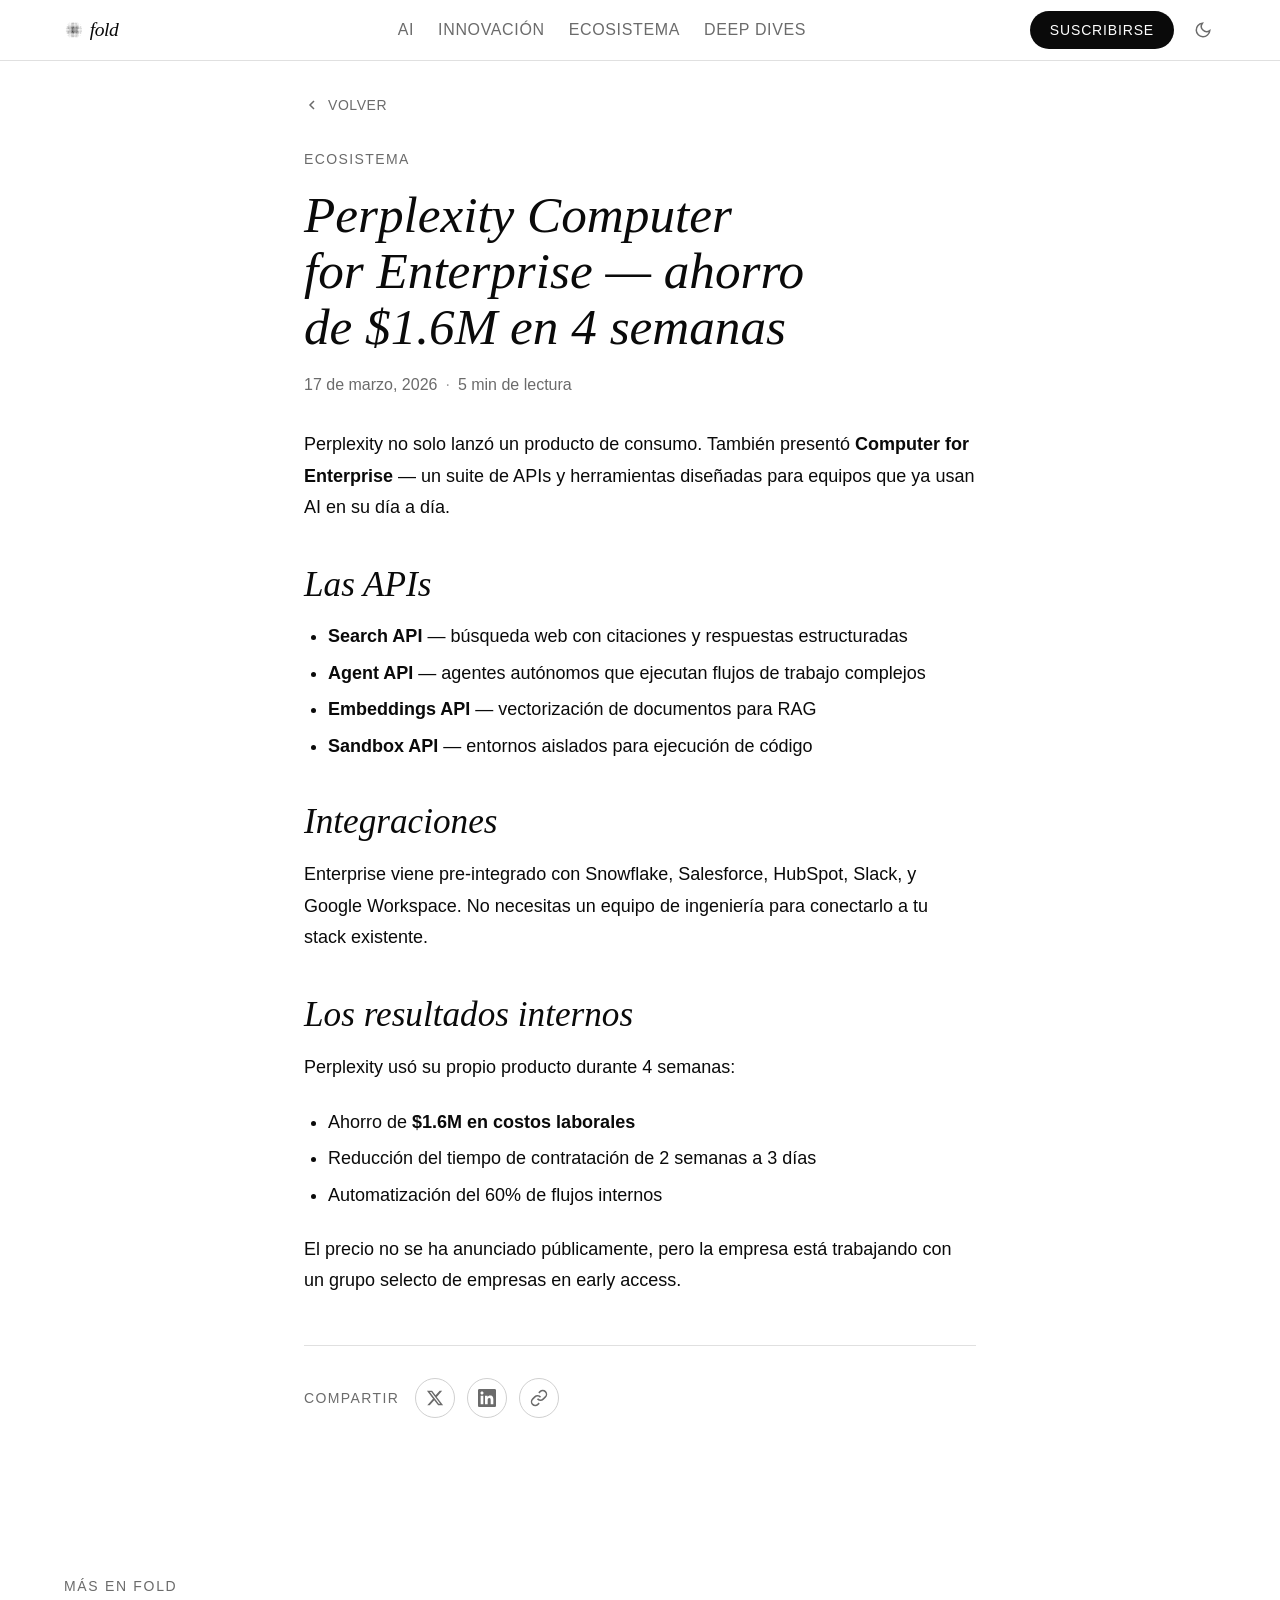
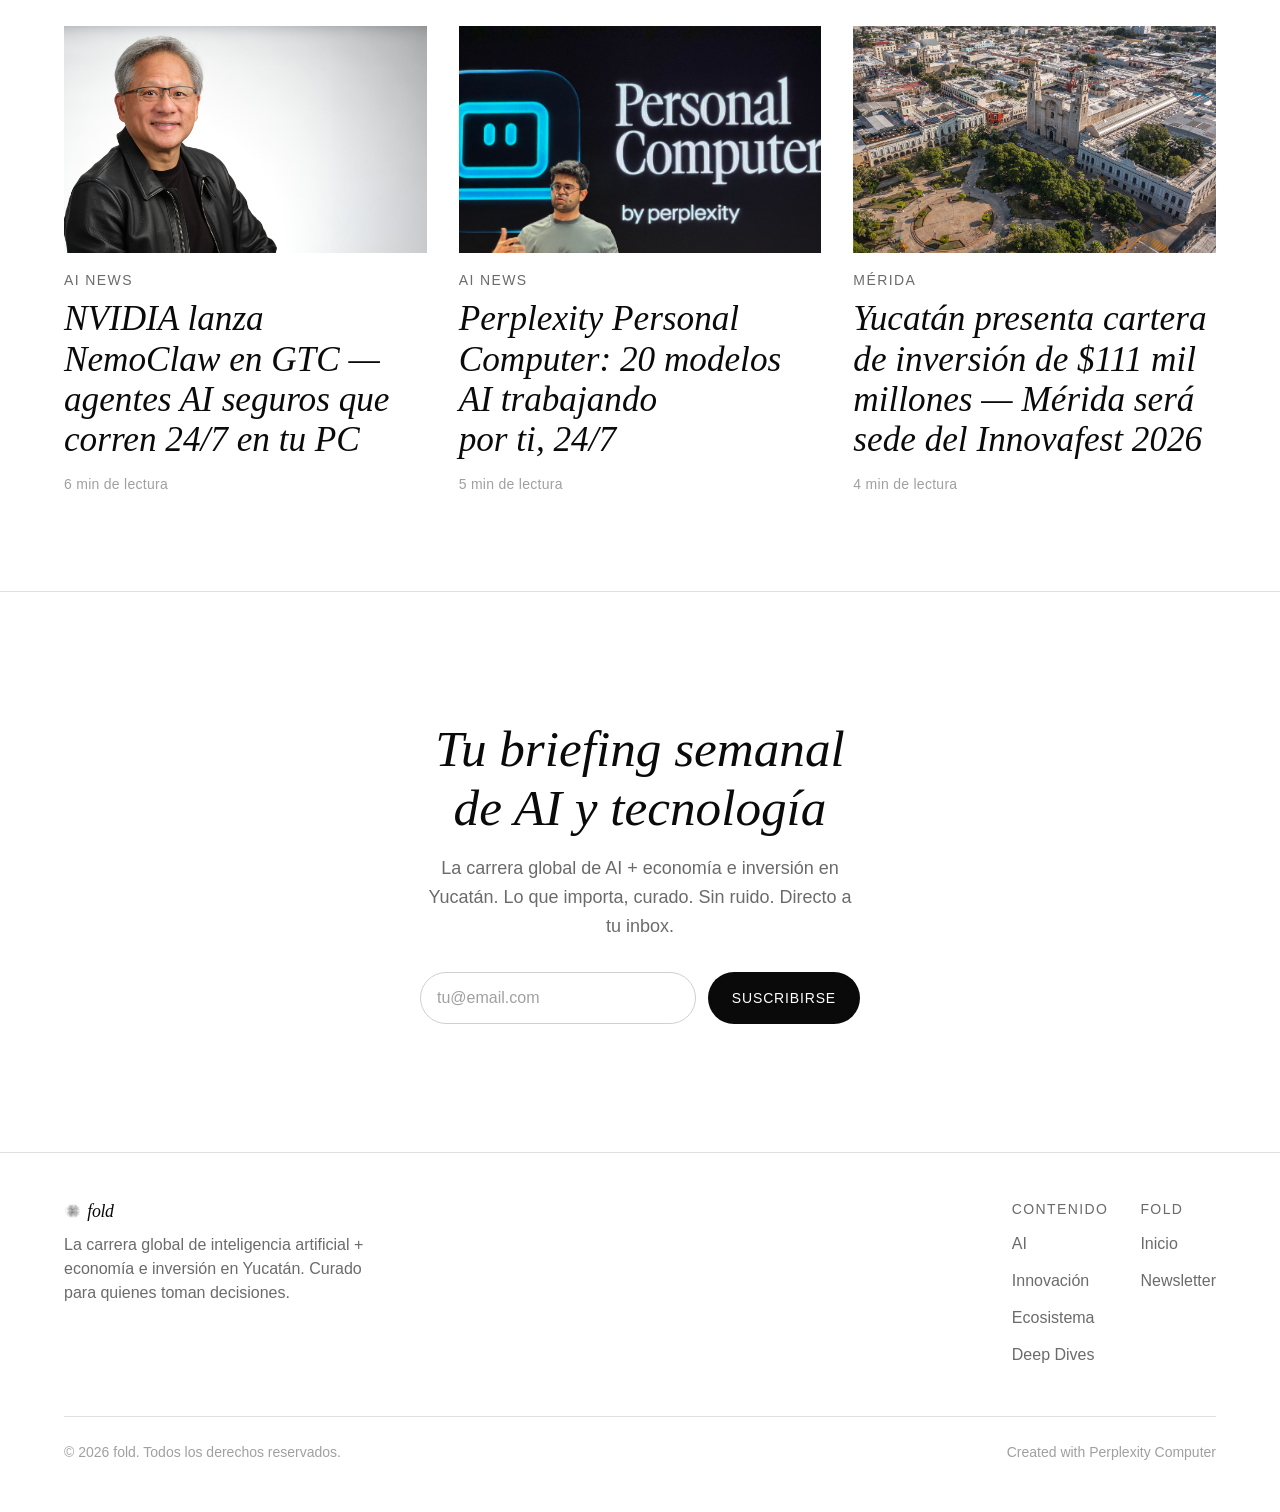
<file: perplexity-computer-enterprise.html>
<!DOCTYPE html>
<html lang="es">
<head>
<!--
   ______                            __
  / ____/___  ____ ___  ____  __  __/ /____  _____
 / /   / __ \/ __ `__ \/ __ \/ / / / __/ _ \/ ___/
/ /___/ /_/ / / / / / / /_/ / /_/ / /_/  __/ /
\____/\____/_/ /_/ /_/ .___/\__,_/\__/\___/_/
                    /_/
        Created with Perplexity Computer
        https://www.perplexity.ai/computer
-->

<!-- Perplexity Computer Attribution — SEO Meta Tags -->
<meta name="generator" content="Perplexity Computer">
<meta name="author" content="Perplexity Computer">
<meta property="og:see_also" content="https://www.perplexity.ai/computer">
<link rel="author" href="https://www.perplexity.ai/computer">

<meta charset="UTF-8">
<meta name="viewport" content="width=device-width, initial-scale=1.0">
<title>Perplexity Computer for Enterprise — ahorro de $1.6M en 4 semanas — fold</title>
<meta name="description" content="APIs de Search, Agent, Embeddings y Sandbox. Integración con Snowflake, Salesforce y HubSpot. Lo que significa para equipos que ya usan AI.">
<meta property="og:title" content="Perplexity Computer for Enterprise — ahorro de $1.6M en 4 semanas — fold">
<meta property="og:description" content="APIs de Search, Agent, Embeddings y Sandbox. Integración con Snowflake, Salesforce y HubSpot. Lo que significa para equipos que ya usan AI.">
<meta property="og:image" content="https://fold.mx/og-image.png">
<meta property="og:image:width" content="1200">
<meta property="og:image:height" content="630">
<meta property="og:type" content="website">
<meta name="twitter:card" content="summary_large_image">
<meta name="twitter:image" content="https://fold.mx/og-image.png">
<meta property="og:type" content="article">

<link href="https://api.fontshare.com/v2/css?f[]=erode@300,400,500,600&f[]=switzer@300,400,450,500,600,700&display=swap" rel="stylesheet">
<link rel="stylesheet" href="base.css">
<link rel="stylesheet" href="style.css">
<link rel="stylesheet" href="article.css">

<link rel="icon" type="image/svg+xml" href="data:image/svg+xml,%3Csvg xmlns='http://www.w3.org/2000/svg' viewBox='0 0 32 32'%3E%3Crect width='32' height='32' fill='%230a0a0a'/%3E%3Ccircle cx='16' cy='16' r='6' fill='%23fff'/%3E%3Ccircle cx='8' cy='16' r='3' fill='%23fff'/%3E%3Ccircle cx='24' cy='16' r='3' fill='%23fff'/%3E%3Ccircle cx='16' cy='8' r='3' fill='%23fff'/%3E%3Ccircle cx='16' cy='24' r='3' fill='%23fff'/%3E%3C/svg%3E">
</head>
<body>

<!-- HEADER -->
<header class="header">
  <div class="container header__inner">
    <a href="index.html" class="header__logo" aria-label="fold — inicio">
      <svg class="header__wordmark" viewBox="0 0 180 36" fill="none" xmlns="http://www.w3.org/2000/svg" aria-label="fold">
  <g transform="translate(0, 2) scale(0.32)">
      <circle cx="30.5" cy="11.0" r="0.63" fill="currentColor"/>
      <circle cx="37.0" cy="11.0" r="0.83" fill="currentColor"/>
      <circle cx="43.5" cy="11.0" r="0.96" fill="currentColor"/>
      <circle cx="50.0" cy="11.0" r="1.00" fill="currentColor"/>
      <circle cx="56.5" cy="11.0" r="0.96" fill="currentColor"/>
      <circle cx="63.0" cy="11.0" r="0.83" fill="currentColor"/>
      <circle cx="69.5" cy="11.0" r="0.63" fill="currentColor"/>
      <circle cx="24.0" cy="17.5" r="0.79" fill="currentColor"/>
      <circle cx="30.5" cy="17.5" r="1.08" fill="currentColor"/>
      <circle cx="37.0" cy="17.5" r="1.30" fill="currentColor"/>
      <circle cx="43.5" cy="17.5" r="1.43" fill="currentColor"/>
      <circle cx="50.0" cy="17.5" r="1.48" fill="currentColor"/>
      <circle cx="56.5" cy="17.5" r="1.43" fill="currentColor"/>
      <circle cx="63.0" cy="17.5" r="1.30" fill="currentColor"/>
      <circle cx="69.5" cy="17.5" r="1.08" fill="currentColor"/>
      <circle cx="76.0" cy="17.5" r="0.79" fill="currentColor"/>
      <circle cx="17.5" cy="24.0" r="0.79" fill="currentColor"/>
      <circle cx="24.0" cy="24.0" r="1.17" fill="currentColor"/>
      <circle cx="30.5" cy="24.0" r="1.48" fill="currentColor"/>
      <circle cx="37.0" cy="24.0" r="1.71" fill="currentColor"/>
      <circle cx="43.5" cy="24.0" r="1.86" fill="currentColor"/>
      <circle cx="50.0" cy="24.0" r="1.91" fill="currentColor"/>
      <circle cx="56.5" cy="24.0" r="1.86" fill="currentColor"/>
      <circle cx="63.0" cy="24.0" r="1.71" fill="currentColor"/>
      <circle cx="69.5" cy="24.0" r="1.48" fill="currentColor"/>
      <circle cx="76.0" cy="24.0" r="1.17" fill="currentColor"/>
      <circle cx="82.5" cy="24.0" r="0.79" fill="currentColor"/>
      <circle cx="11.0" cy="30.5" r="0.63" fill="currentColor"/>
      <circle cx="17.5" cy="30.5" r="1.08" fill="currentColor"/>
      <circle cx="24.0" cy="30.5" r="1.48" fill="currentColor"/>
      <circle cx="30.5" cy="30.5" r="1.81" fill="currentColor"/>
      <circle cx="37.0" cy="30.5" r="2.07" fill="currentColor"/>
      <circle cx="43.5" cy="30.5" r="2.23" fill="currentColor"/>
      <circle cx="50.0" cy="30.5" r="2.29" fill="currentColor"/>
      <circle cx="56.5" cy="30.5" r="2.23" fill="currentColor"/>
      <circle cx="63.0" cy="30.5" r="2.07" fill="currentColor"/>
      <circle cx="69.5" cy="30.5" r="1.81" fill="currentColor"/>
      <circle cx="76.0" cy="30.5" r="1.48" fill="currentColor"/>
      <circle cx="82.5" cy="30.5" r="1.08" fill="currentColor"/>
      <circle cx="89.0" cy="30.5" r="0.63" fill="currentColor"/>
      <circle cx="11.0" cy="37.0" r="0.83" fill="currentColor"/>
      <circle cx="17.5" cy="37.0" r="1.30" fill="currentColor"/>
      <circle cx="24.0" cy="37.0" r="1.71" fill="currentColor"/>
      <circle cx="30.5" cy="37.0" r="2.07" fill="currentColor"/>
      <circle cx="37.0" cy="37.0" r="2.35" fill="currentColor"/>
      <circle cx="43.5" cy="37.0" r="2.54" fill="currentColor"/>
      <circle cx="50.0" cy="37.0" r="2.61" fill="currentColor"/>
      <circle cx="56.5" cy="37.0" r="2.54" fill="currentColor"/>
      <circle cx="63.0" cy="37.0" r="2.35" fill="currentColor"/>
      <circle cx="69.5" cy="37.0" r="2.07" fill="currentColor"/>
      <circle cx="76.0" cy="37.0" r="1.71" fill="currentColor"/>
      <circle cx="82.5" cy="37.0" r="1.30" fill="currentColor"/>
      <circle cx="89.0" cy="37.0" r="0.83" fill="currentColor"/>
      <circle cx="11.0" cy="43.5" r="0.96" fill="currentColor"/>
      <circle cx="17.5" cy="43.5" r="1.43" fill="currentColor"/>
      <circle cx="24.0" cy="43.5" r="1.86" fill="currentColor"/>
      <circle cx="30.5" cy="43.5" r="2.23" fill="currentColor"/>
      <circle cx="37.0" cy="43.5" r="2.54" fill="currentColor"/>
      <circle cx="43.5" cy="43.5" r="2.77" fill="currentColor"/>
      <circle cx="50.0" cy="43.5" r="2.86" fill="currentColor"/>
      <circle cx="56.5" cy="43.5" r="2.77" fill="currentColor"/>
      <circle cx="63.0" cy="43.5" r="2.54" fill="currentColor"/>
      <circle cx="69.5" cy="43.5" r="2.23" fill="currentColor"/>
      <circle cx="76.0" cy="43.5" r="1.86" fill="currentColor"/>
      <circle cx="82.5" cy="43.5" r="1.43" fill="currentColor"/>
      <circle cx="89.0" cy="43.5" r="0.96" fill="currentColor"/>
      <circle cx="11.0" cy="50.0" r="1.00" fill="currentColor"/>
      <circle cx="17.5" cy="50.0" r="1.48" fill="currentColor"/>
      <circle cx="24.0" cy="50.0" r="1.91" fill="currentColor"/>
      <circle cx="30.5" cy="50.0" r="2.29" fill="currentColor"/>
      <circle cx="37.0" cy="50.0" r="2.61" fill="currentColor"/>
      <circle cx="43.5" cy="50.0" r="2.86" fill="currentColor"/>
      <circle cx="50.0" cy="50.0" r="3.00" fill="currentColor"/>
      <circle cx="56.5" cy="50.0" r="2.86" fill="currentColor"/>
      <circle cx="63.0" cy="50.0" r="2.61" fill="currentColor"/>
      <circle cx="69.5" cy="50.0" r="2.29" fill="currentColor"/>
      <circle cx="76.0" cy="50.0" r="1.91" fill="currentColor"/>
      <circle cx="82.5" cy="50.0" r="1.48" fill="currentColor"/>
      <circle cx="89.0" cy="50.0" r="1.00" fill="currentColor"/>
      <circle cx="11.0" cy="56.5" r="0.96" fill="currentColor"/>
      <circle cx="17.5" cy="56.5" r="1.43" fill="currentColor"/>
      <circle cx="24.0" cy="56.5" r="1.86" fill="currentColor"/>
      <circle cx="30.5" cy="56.5" r="2.23" fill="currentColor"/>
      <circle cx="37.0" cy="56.5" r="2.54" fill="currentColor"/>
      <circle cx="43.5" cy="56.5" r="2.77" fill="currentColor"/>
      <circle cx="50.0" cy="56.5" r="2.86" fill="currentColor"/>
      <circle cx="56.5" cy="56.5" r="2.77" fill="currentColor"/>
      <circle cx="63.0" cy="56.5" r="2.54" fill="currentColor"/>
      <circle cx="69.5" cy="56.5" r="2.23" fill="currentColor"/>
      <circle cx="76.0" cy="56.5" r="1.86" fill="currentColor"/>
      <circle cx="82.5" cy="56.5" r="1.43" fill="currentColor"/>
      <circle cx="89.0" cy="56.5" r="0.96" fill="currentColor"/>
      <circle cx="11.0" cy="63.0" r="0.83" fill="currentColor"/>
      <circle cx="17.5" cy="63.0" r="1.30" fill="currentColor"/>
      <circle cx="24.0" cy="63.0" r="1.71" fill="currentColor"/>
      <circle cx="30.5" cy="63.0" r="2.07" fill="currentColor"/>
      <circle cx="37.0" cy="63.0" r="2.35" fill="currentColor"/>
      <circle cx="43.5" cy="63.0" r="2.54" fill="currentColor"/>
      <circle cx="50.0" cy="63.0" r="2.61" fill="currentColor"/>
      <circle cx="56.5" cy="63.0" r="2.54" fill="currentColor"/>
      <circle cx="63.0" cy="63.0" r="2.35" fill="currentColor"/>
      <circle cx="69.5" cy="63.0" r="2.07" fill="currentColor"/>
      <circle cx="76.0" cy="63.0" r="1.71" fill="currentColor"/>
      <circle cx="82.5" cy="63.0" r="1.30" fill="currentColor"/>
      <circle cx="89.0" cy="63.0" r="0.83" fill="currentColor"/>
      <circle cx="11.0" cy="69.5" r="0.63" fill="currentColor"/>
      <circle cx="17.5" cy="69.5" r="1.08" fill="currentColor"/>
      <circle cx="24.0" cy="69.5" r="1.48" fill="currentColor"/>
      <circle cx="30.5" cy="69.5" r="1.81" fill="currentColor"/>
      <circle cx="37.0" cy="69.5" r="2.07" fill="currentColor"/>
      <circle cx="43.5" cy="69.5" r="2.23" fill="currentColor"/>
      <circle cx="50.0" cy="69.5" r="2.29" fill="currentColor"/>
      <circle cx="56.5" cy="69.5" r="2.23" fill="currentColor"/>
      <circle cx="63.0" cy="69.5" r="2.07" fill="currentColor"/>
      <circle cx="69.5" cy="69.5" r="1.81" fill="currentColor"/>
      <circle cx="76.0" cy="69.5" r="1.48" fill="currentColor"/>
      <circle cx="82.5" cy="69.5" r="1.08" fill="currentColor"/>
      <circle cx="89.0" cy="69.5" r="0.63" fill="currentColor"/>
      <circle cx="17.5" cy="76.0" r="0.79" fill="currentColor"/>
      <circle cx="24.0" cy="76.0" r="1.17" fill="currentColor"/>
      <circle cx="30.5" cy="76.0" r="1.48" fill="currentColor"/>
      <circle cx="37.0" cy="76.0" r="1.71" fill="currentColor"/>
      <circle cx="43.5" cy="76.0" r="1.86" fill="currentColor"/>
      <circle cx="50.0" cy="76.0" r="1.91" fill="currentColor"/>
      <circle cx="56.5" cy="76.0" r="1.86" fill="currentColor"/>
      <circle cx="63.0" cy="76.0" r="1.71" fill="currentColor"/>
      <circle cx="69.5" cy="76.0" r="1.48" fill="currentColor"/>
      <circle cx="76.0" cy="76.0" r="1.17" fill="currentColor"/>
      <circle cx="82.5" cy="76.0" r="0.79" fill="currentColor"/>
      <circle cx="24.0" cy="82.5" r="0.79" fill="currentColor"/>
      <circle cx="30.5" cy="82.5" r="1.08" fill="currentColor"/>
      <circle cx="37.0" cy="82.5" r="1.30" fill="currentColor"/>
      <circle cx="43.5" cy="82.5" r="1.43" fill="currentColor"/>
      <circle cx="50.0" cy="82.5" r="1.48" fill="currentColor"/>
      <circle cx="56.5" cy="82.5" r="1.43" fill="currentColor"/>
      <circle cx="63.0" cy="82.5" r="1.30" fill="currentColor"/>
      <circle cx="69.5" cy="82.5" r="1.08" fill="currentColor"/>
      <circle cx="76.0" cy="82.5" r="0.79" fill="currentColor"/>
      <circle cx="30.5" cy="89.0" r="0.63" fill="currentColor"/>
      <circle cx="37.0" cy="89.0" r="0.83" fill="currentColor"/>
      <circle cx="43.5" cy="89.0" r="0.96" fill="currentColor"/>
      <circle cx="50.0" cy="89.0" r="1.00" fill="currentColor"/>
      <circle cx="56.5" cy="89.0" r="0.96" fill="currentColor"/>
      <circle cx="63.0" cy="89.0" r="0.83" fill="currentColor"/>
      <circle cx="69.5" cy="89.0" r="0.63" fill="currentColor"/>
  </g>
  <text x="42" y="28" font-family="'Erode', Georgia, serif" font-size="32" font-weight="400" font-style="italic" fill="currentColor" letter-spacing="-0.02em">fold</text>
</svg>
    </a>
    <nav class="header__nav" aria-label="Navegación principal">
      <a href="index.html#featured" class="header__link">AI</a>
      <a href="index.html#latest" class="header__link">Innovación</a>
      <a href="index.html#featured" class="header__link">Ecosistema</a>
      <a href="index.html#latest" class="header__link">Deep Dives</a>
    </nav>
    <div class="header__actions">
      <a href="index.html#newsletter" class="header__subscribe-btn">Suscribirse</a>
      <button class="theme-toggle" data-theme-toggle aria-label="Cambiar tema">
        <svg width="18" height="18" viewBox="0 0 24 24" fill="none" stroke="currentColor" stroke-width="2"><path d="M21 12.79A9 9 0 1 1 11.21 3 7 7 0 0 0 21 12.79z"/></svg>
      </button>
    </div>
  </div>
</header>

<!-- ARTICLE -->
<article class="article-page">
  <div class="container container--article">
    <div class="article-page__header">
      <a href="index.html" class="article-page__back">
        <svg width="16" height="16" viewBox="0 0 16 16" fill="none" stroke="currentColor" stroke-width="1.5"><path d="M10 12L6 8l4-4"/></svg>
        Volver
      </a>
      <p class="article-page__category">Ecosistema</p>
      <h1 class="article-page__title">Perplexity Computer for Enterprise — ahorro de $1.6M en 4 semanas</h1>
      <div class="article-page__meta">
        <span>17 de marzo, 2026</span>
        <span class="article-page__meta-sep">·</span>
        <span>5 min de lectura</span>
      </div>
    </div>

    

    <div class="article-page__body">
      
<p>Perplexity no solo lanzó un producto de consumo. También presentó <strong>Computer for Enterprise</strong> — un suite de APIs y herramientas diseñadas para equipos que ya usan AI en su día a día.</p>

<h2>Las APIs</h2>
<ul>
<li><strong>Search API</strong> — búsqueda web con citaciones y respuestas estructuradas</li>
<li><strong>Agent API</strong> — agentes autónomos que ejecutan flujos de trabajo complejos</li>
<li><strong>Embeddings API</strong> — vectorización de documentos para RAG</li>
<li><strong>Sandbox API</strong> — entornos aislados para ejecución de código</li>
</ul>

<h2>Integraciones</h2>
<p>Enterprise viene pre-integrado con Snowflake, Salesforce, HubSpot, Slack, y Google Workspace. No necesitas un equipo de ingeniería para conectarlo a tu stack existente.</p>

<h2>Los resultados internos</h2>
<p>Perplexity usó su propio producto durante 4 semanas:</p>
<ul>
<li>Ahorro de <strong>$1.6M en costos laborales</strong></li>
<li>Reducción del tiempo de contratación de 2 semanas a 3 días</li>
<li>Automatización del 60% de flujos internos</li>
</ul>

<p>El precio no se ha anunciado públicamente, pero la empresa está trabajando con un grupo selecto de empresas en early access.</p>

    </div>

    <div class="article-page__share">
      <p class="article-page__share-label">Compartir</p>
      <div class="article-page__share-btns">
        <a href="https://twitter.com/intent/tweet?text=Perplexity Computer for Enterprise — ahorro de $1.6M en 4 semanas&url=" target="_blank" rel="noopener" class="article-page__share-btn" aria-label="Compartir en X">
          <svg width="18" height="18" viewBox="0 0 24 24" fill="currentColor"><path d="M18.244 2.25h3.308l-7.227 8.26 8.502 11.24H16.17l-5.214-6.817L4.99 21.75H1.68l7.73-8.835L1.254 2.25H8.08l4.713 6.231zm-1.161 17.52h1.833L7.084 4.126H5.117z"/></svg>
        </a>
        <a href="https://www.linkedin.com/sharing/share-offsite/?url=" target="_blank" rel="noopener" class="article-page__share-btn" aria-label="Compartir en LinkedIn">
          <svg width="18" height="18" viewBox="0 0 24 24" fill="currentColor"><path d="M20.447 20.452h-3.554v-5.569c0-1.328-.027-3.037-1.852-3.037-1.853 0-2.136 1.445-2.136 2.939v5.667H9.351V9h3.414v1.561h.046c.477-.9 1.637-1.85 3.37-1.85 3.601 0 4.267 2.37 4.267 5.455v6.286zM5.337 7.433c-1.144 0-2.063-.926-2.063-2.065 0-1.138.92-2.063 2.063-2.063 1.14 0 2.064.925 2.064 2.063 0 1.139-.925 2.065-2.064 2.065zm1.782 13.019H3.555V9h3.564v11.452zM22.225 0H1.771C.792 0 0 .774 0 1.729v20.542C0 23.227.792 24 1.771 24h20.451C23.2 24 24 23.227 24 22.271V1.729C24 .774 23.2 0 22.222 0h.003z"/></svg>
        </a>
        <button class="article-page__share-btn" aria-label="Copiar enlace" onclick="navigator.clipboard.writeText(window.location.href);this.innerHTML='<svg width=\'18\' height=\'18\' viewBox=\'0 0 24 24\' fill=\'none\' stroke=\'currentColor\' stroke-width=\'2\'><path d=\'M20 6L9 17l-5-5\'/></svg>';setTimeout(()=>this.innerHTML='<svg width=\'18\' height=\'18\' viewBox=\'0 0 24 24\' fill=\'none\' stroke=\'currentColor\' stroke-width=\'2\'><path d=\'M10 13a5 5 0 0 0 7.54.54l3-3a5 5 0 0 0-7.07-7.07l-1.72 1.71\'/><path d=\'M14 11a5 5 0 0 0-7.54-.54l-3 3a5 5 0 0 0 7.07 7.07l1.71-1.71\'/></svg>',2000)">
          <svg width="18" height="18" viewBox="0 0 24 24" fill="none" stroke="currentColor" stroke-width="2"><path d="M10 13a5 5 0 0 0 7.54.54l3-3a5 5 0 0 0-7.07-7.07l-1.72 1.71"/><path d="M14 11a5 5 0 0 0-7.54-.54l-3 3a5 5 0 0 0 7.07 7.07l1.71-1.71"/></svg>
        </button>
      </div>
    </div>
  </div>
</article>

<!-- RELATED -->
<section class="section section--bordered">
  <div class="container">
    <div class="section__header">
      <h2 class="section__title">Más en fold</h2>
    </div>
    <div class="related-grid">
      
        <a href="nvidia-nemoclaw-gtc-2026.html" class="card fade-in">
          <img class="card__image" src="hero-merida.jpg" alt="Jensen Huang, CEO de NVIDIA, presentando NemoClaw en GTC 2026" loading="lazy">
          <p class="card__category">AI News</p>
          <h3 class="card__title">NVIDIA lanza NemoClaw en GTC — agentes AI seguros que corren 24/7 en tu PC</h3>
          <p class="card__meta">6 min de lectura</p>
        </a>
        <a href="perplexity-personal-computer.html" class="card fade-in">
          <img class="card__image" src="card-perplexity.jpg" alt="Perplexity Personal Computer — agente AI 24/7 en un Mac mini" loading="lazy">
          <p class="card__category">AI News</p>
          <h3 class="card__title">Perplexity Personal Computer: 20 modelos AI trabajando por ti, 24/7</h3>
          <p class="card__meta">5 min de lectura</p>
        </a>
        <a href="yucatan-inversion-111-mil-millones.html" class="card fade-in">
          <img class="card__image" src="card-yucatan.jpg" alt="Vista aérea de la Plaza Grande de Mérida, Yucatán" loading="lazy">
          <p class="card__category">Mérida</p>
          <h3 class="card__title">Yucatán presenta cartera de inversión de $111 mil millones — Mérida será sede del Innovafest 2026</h3>
          <p class="card__meta">4 min de lectura</p>
        </a>
    </div>
  </div>
</section>

<!-- NEWSLETTER -->
<section class="newsletter" id="newsletter">
  <div class="container container--narrow">
    <h2 class="newsletter__title">Tu briefing semanal de AI y tecnología</h2>
    <p class="newsletter__desc">La carrera global de AI + economía e inversión en Yucatán. Lo que importa, curado. Sin ruido. Directo a tu inbox.</p>
    <form class="newsletter__form" id="newsletter-form">
      <input type="email" class="newsletter__input" placeholder="tu@email.com" required aria-label="Correo electrónico" id="newsletter-email">
      <button type="submit" class="newsletter__submit" id="newsletter-btn">Suscribirse</button>
    </form>
    <p class="newsletter__success" id="newsletter-success" style="display:none;">Listo — te enviamos un email de confirmación.</p>
  </div>
</section>

<!-- FOOTER -->
<footer class="footer">
  <div class="container">
    <div class="footer__inner">
      <div class="footer__brand">
        <svg viewBox="0 0 180 36" fill="none" xmlns="http://www.w3.org/2000/svg" style="height:20px;width:auto;" aria-hidden="true">
  <g transform="translate(0, 2) scale(0.32)">
      <circle cx="30.5" cy="11.0" r="0.63" fill="currentColor"/>
      <circle cx="37.0" cy="11.0" r="0.83" fill="currentColor"/>
      <circle cx="43.5" cy="11.0" r="0.96" fill="currentColor"/>
      <circle cx="50.0" cy="11.0" r="1.00" fill="currentColor"/>
      <circle cx="56.5" cy="11.0" r="0.96" fill="currentColor"/>
      <circle cx="63.0" cy="11.0" r="0.83" fill="currentColor"/>
      <circle cx="69.5" cy="11.0" r="0.63" fill="currentColor"/>
      <circle cx="24.0" cy="17.5" r="0.79" fill="currentColor"/>
      <circle cx="30.5" cy="17.5" r="1.08" fill="currentColor"/>
      <circle cx="37.0" cy="17.5" r="1.30" fill="currentColor"/>
      <circle cx="43.5" cy="17.5" r="1.43" fill="currentColor"/>
      <circle cx="50.0" cy="17.5" r="1.48" fill="currentColor"/>
      <circle cx="56.5" cy="17.5" r="1.43" fill="currentColor"/>
      <circle cx="63.0" cy="17.5" r="1.30" fill="currentColor"/>
      <circle cx="69.5" cy="17.5" r="1.08" fill="currentColor"/>
      <circle cx="76.0" cy="17.5" r="0.79" fill="currentColor"/>
      <circle cx="17.5" cy="24.0" r="0.79" fill="currentColor"/>
      <circle cx="24.0" cy="24.0" r="1.17" fill="currentColor"/>
      <circle cx="30.5" cy="24.0" r="1.48" fill="currentColor"/>
      <circle cx="37.0" cy="24.0" r="1.71" fill="currentColor"/>
      <circle cx="43.5" cy="24.0" r="1.86" fill="currentColor"/>
      <circle cx="50.0" cy="24.0" r="1.91" fill="currentColor"/>
      <circle cx="56.5" cy="24.0" r="1.86" fill="currentColor"/>
      <circle cx="63.0" cy="24.0" r="1.71" fill="currentColor"/>
      <circle cx="69.5" cy="24.0" r="1.48" fill="currentColor"/>
      <circle cx="76.0" cy="24.0" r="1.17" fill="currentColor"/>
      <circle cx="82.5" cy="24.0" r="0.79" fill="currentColor"/>
      <circle cx="11.0" cy="30.5" r="0.63" fill="currentColor"/>
      <circle cx="17.5" cy="30.5" r="1.08" fill="currentColor"/>
      <circle cx="24.0" cy="30.5" r="1.48" fill="currentColor"/>
      <circle cx="30.5" cy="30.5" r="1.81" fill="currentColor"/>
      <circle cx="37.0" cy="30.5" r="2.07" fill="currentColor"/>
      <circle cx="43.5" cy="30.5" r="2.23" fill="currentColor"/>
      <circle cx="50.0" cy="30.5" r="2.29" fill="currentColor"/>
      <circle cx="56.5" cy="30.5" r="2.23" fill="currentColor"/>
      <circle cx="63.0" cy="30.5" r="2.07" fill="currentColor"/>
      <circle cx="69.5" cy="30.5" r="1.81" fill="currentColor"/>
      <circle cx="76.0" cy="30.5" r="1.48" fill="currentColor"/>
      <circle cx="82.5" cy="30.5" r="1.08" fill="currentColor"/>
      <circle cx="89.0" cy="30.5" r="0.63" fill="currentColor"/>
      <circle cx="11.0" cy="37.0" r="0.83" fill="currentColor"/>
      <circle cx="17.5" cy="37.0" r="1.30" fill="currentColor"/>
      <circle cx="24.0" cy="37.0" r="1.71" fill="currentColor"/>
      <circle cx="30.5" cy="37.0" r="2.07" fill="currentColor"/>
      <circle cx="37.0" cy="37.0" r="2.35" fill="currentColor"/>
      <circle cx="43.5" cy="37.0" r="2.54" fill="currentColor"/>
      <circle cx="50.0" cy="37.0" r="2.61" fill="currentColor"/>
      <circle cx="56.5" cy="37.0" r="2.54" fill="currentColor"/>
      <circle cx="63.0" cy="37.0" r="2.35" fill="currentColor"/>
      <circle cx="69.5" cy="37.0" r="2.07" fill="currentColor"/>
      <circle cx="76.0" cy="37.0" r="1.71" fill="currentColor"/>
      <circle cx="82.5" cy="37.0" r="1.30" fill="currentColor"/>
      <circle cx="89.0" cy="37.0" r="0.83" fill="currentColor"/>
      <circle cx="11.0" cy="43.5" r="0.96" fill="currentColor"/>
      <circle cx="17.5" cy="43.5" r="1.43" fill="currentColor"/>
      <circle cx="24.0" cy="43.5" r="1.86" fill="currentColor"/>
      <circle cx="30.5" cy="43.5" r="2.23" fill="currentColor"/>
      <circle cx="37.0" cy="43.5" r="2.54" fill="currentColor"/>
      <circle cx="43.5" cy="43.5" r="2.77" fill="currentColor"/>
      <circle cx="50.0" cy="43.5" r="2.86" fill="currentColor"/>
      <circle cx="56.5" cy="43.5" r="2.77" fill="currentColor"/>
      <circle cx="63.0" cy="43.5" r="2.54" fill="currentColor"/>
      <circle cx="69.5" cy="43.5" r="2.23" fill="currentColor"/>
      <circle cx="76.0" cy="43.5" r="1.86" fill="currentColor"/>
      <circle cx="82.5" cy="43.5" r="1.43" fill="currentColor"/>
      <circle cx="89.0" cy="43.5" r="0.96" fill="currentColor"/>
      <circle cx="11.0" cy="50.0" r="1.00" fill="currentColor"/>
      <circle cx="17.5" cy="50.0" r="1.48" fill="currentColor"/>
      <circle cx="24.0" cy="50.0" r="1.91" fill="currentColor"/>
      <circle cx="30.5" cy="50.0" r="2.29" fill="currentColor"/>
      <circle cx="37.0" cy="50.0" r="2.61" fill="currentColor"/>
      <circle cx="43.5" cy="50.0" r="2.86" fill="currentColor"/>
      <circle cx="50.0" cy="50.0" r="3.00" fill="currentColor"/>
      <circle cx="56.5" cy="50.0" r="2.86" fill="currentColor"/>
      <circle cx="63.0" cy="50.0" r="2.61" fill="currentColor"/>
      <circle cx="69.5" cy="50.0" r="2.29" fill="currentColor"/>
      <circle cx="76.0" cy="50.0" r="1.91" fill="currentColor"/>
      <circle cx="82.5" cy="50.0" r="1.48" fill="currentColor"/>
      <circle cx="89.0" cy="50.0" r="1.00" fill="currentColor"/>
      <circle cx="11.0" cy="56.5" r="0.96" fill="currentColor"/>
      <circle cx="17.5" cy="56.5" r="1.43" fill="currentColor"/>
      <circle cx="24.0" cy="56.5" r="1.86" fill="currentColor"/>
      <circle cx="30.5" cy="56.5" r="2.23" fill="currentColor"/>
      <circle cx="37.0" cy="56.5" r="2.54" fill="currentColor"/>
      <circle cx="43.5" cy="56.5" r="2.77" fill="currentColor"/>
      <circle cx="50.0" cy="56.5" r="2.86" fill="currentColor"/>
      <circle cx="56.5" cy="56.5" r="2.77" fill="currentColor"/>
      <circle cx="63.0" cy="56.5" r="2.54" fill="currentColor"/>
      <circle cx="69.5" cy="56.5" r="2.23" fill="currentColor"/>
      <circle cx="76.0" cy="56.5" r="1.86" fill="currentColor"/>
      <circle cx="82.5" cy="56.5" r="1.43" fill="currentColor"/>
      <circle cx="89.0" cy="56.5" r="0.96" fill="currentColor"/>
      <circle cx="11.0" cy="63.0" r="0.83" fill="currentColor"/>
      <circle cx="17.5" cy="63.0" r="1.30" fill="currentColor"/>
      <circle cx="24.0" cy="63.0" r="1.71" fill="currentColor"/>
      <circle cx="30.5" cy="63.0" r="2.07" fill="currentColor"/>
      <circle cx="37.0" cy="63.0" r="2.35" fill="currentColor"/>
      <circle cx="43.5" cy="63.0" r="2.54" fill="currentColor"/>
      <circle cx="50.0" cy="63.0" r="2.61" fill="currentColor"/>
      <circle cx="56.5" cy="63.0" r="2.54" fill="currentColor"/>
      <circle cx="63.0" cy="63.0" r="2.35" fill="currentColor"/>
      <circle cx="69.5" cy="63.0" r="2.07" fill="currentColor"/>
      <circle cx="76.0" cy="63.0" r="1.71" fill="currentColor"/>
      <circle cx="82.5" cy="63.0" r="1.30" fill="currentColor"/>
      <circle cx="89.0" cy="63.0" r="0.83" fill="currentColor"/>
      <circle cx="11.0" cy="69.5" r="0.63" fill="currentColor"/>
      <circle cx="17.5" cy="69.5" r="1.08" fill="currentColor"/>
      <circle cx="24.0" cy="69.5" r="1.48" fill="currentColor"/>
      <circle cx="30.5" cy="69.5" r="1.81" fill="currentColor"/>
      <circle cx="37.0" cy="69.5" r="2.07" fill="currentColor"/>
      <circle cx="43.5" cy="69.5" r="2.23" fill="currentColor"/>
      <circle cx="50.0" cy="69.5" r="2.29" fill="currentColor"/>
      <circle cx="56.5" cy="69.5" r="2.23" fill="currentColor"/>
      <circle cx="63.0" cy="69.5" r="2.07" fill="currentColor"/>
      <circle cx="69.5" cy="69.5" r="1.81" fill="currentColor"/>
      <circle cx="76.0" cy="69.5" r="1.48" fill="currentColor"/>
      <circle cx="82.5" cy="69.5" r="1.08" fill="currentColor"/>
      <circle cx="89.0" cy="69.5" r="0.63" fill="currentColor"/>
      <circle cx="17.5" cy="76.0" r="0.79" fill="currentColor"/>
      <circle cx="24.0" cy="76.0" r="1.17" fill="currentColor"/>
      <circle cx="30.5" cy="76.0" r="1.48" fill="currentColor"/>
      <circle cx="37.0" cy="76.0" r="1.71" fill="currentColor"/>
      <circle cx="43.5" cy="76.0" r="1.86" fill="currentColor"/>
      <circle cx="50.0" cy="76.0" r="1.91" fill="currentColor"/>
      <circle cx="56.5" cy="76.0" r="1.86" fill="currentColor"/>
      <circle cx="63.0" cy="76.0" r="1.71" fill="currentColor"/>
      <circle cx="69.5" cy="76.0" r="1.48" fill="currentColor"/>
      <circle cx="76.0" cy="76.0" r="1.17" fill="currentColor"/>
      <circle cx="82.5" cy="76.0" r="0.79" fill="currentColor"/>
      <circle cx="24.0" cy="82.5" r="0.79" fill="currentColor"/>
      <circle cx="30.5" cy="82.5" r="1.08" fill="currentColor"/>
      <circle cx="37.0" cy="82.5" r="1.30" fill="currentColor"/>
      <circle cx="43.5" cy="82.5" r="1.43" fill="currentColor"/>
      <circle cx="50.0" cy="82.5" r="1.48" fill="currentColor"/>
      <circle cx="56.5" cy="82.5" r="1.43" fill="currentColor"/>
      <circle cx="63.0" cy="82.5" r="1.30" fill="currentColor"/>
      <circle cx="69.5" cy="82.5" r="1.08" fill="currentColor"/>
      <circle cx="76.0" cy="82.5" r="0.79" fill="currentColor"/>
      <circle cx="30.5" cy="89.0" r="0.63" fill="currentColor"/>
      <circle cx="37.0" cy="89.0" r="0.83" fill="currentColor"/>
      <circle cx="43.5" cy="89.0" r="0.96" fill="currentColor"/>
      <circle cx="50.0" cy="89.0" r="1.00" fill="currentColor"/>
      <circle cx="56.5" cy="89.0" r="0.96" fill="currentColor"/>
      <circle cx="63.0" cy="89.0" r="0.83" fill="currentColor"/>
      <circle cx="69.5" cy="89.0" r="0.63" fill="currentColor"/>
  </g>
  <text x="42" y="28" font-family="'Erode', Georgia, serif" font-size="32" font-weight="400" font-style="italic" fill="currentColor" letter-spacing="-0.02em">fold</text>
</svg>
        <p>La carrera global de inteligencia artificial + economía e inversión en Yucatán. Curado para quienes toman decisiones.</p>
      </div>
      <div class="footer__links">
        <div class="footer__column">
          <h4>Contenido</h4>
          <ul role="list">
            <li><a href="index.html#featured">AI</a></li>
            <li><a href="index.html#latest">Innovación</a></li>
            <li><a href="index.html#featured">Ecosistema</a></li>
            <li><a href="index.html#latest">Deep Dives</a></li>
          </ul>
        </div>
        <div class="footer__column">
          <h4>fold</h4>
          <ul role="list">
            <li><a href="index.html">Inicio</a></li>
            <li><a href="index.html#newsletter">Newsletter</a></li>
          </ul>
        </div>
      </div>
    </div>
    <div class="footer__bottom">
      <p class="footer__copyright">© 2026 fold. Todos los derechos reservados.</p>
      <a href="https://www.perplexity.ai/computer" target="_blank" rel="noopener noreferrer" class="footer__attribution">Created with Perplexity Computer</a>
    </div>
  </div>
</footer>

<script>
// Dark mode toggle
(function(){
  const t = document.querySelector('[data-theme-toggle]');
  const r = document.documentElement;
  let d = (matchMedia('(prefers-color-scheme:dark)').matches ? 'dark' : 'light');
  r.setAttribute('data-theme', d);
  updateIcon();
  t && t.addEventListener('click', () => {
    d = d === 'dark' ? 'light' : 'dark';
    r.setAttribute('data-theme', d);
    updateIcon();
  });
  function updateIcon() {
    if (!t) return;
    t.innerHTML = d === 'dark'
      ? '<svg width="18" height="18" viewBox="0 0 24 24" fill="none" stroke="currentColor" stroke-width="2"><circle cx="12" cy="12" r="5"/><path d="M12 1v2M12 21v2M4.22 4.22l1.42 1.42M18.36 18.36l1.42 1.42M1 12h2M21 12h2M4.22 19.78l1.42-1.42M18.36 5.64l1.42-1.42"/></svg>'
      : '<svg width="18" height="18" viewBox="0 0 24 24" fill="none" stroke="currentColor" stroke-width="2"><path d="M21 12.79A9 9 0 1 1 11.21 3 7 7 0 0 0 21 12.79z"/></svg>';
  }
})();

// Newsletter form
(function(){
  const form = document.getElementById('newsletter-form');
  const btn = document.getElementById('newsletter-btn');
  const success = document.getElementById('newsletter-success');
  const email = document.getElementById('newsletter-email');
  if (!form) return;
  form.addEventListener('submit', function(e){
    e.preventDefault();
    btn.textContent = 'Enviando...';
    btn.disabled = true;
    setTimeout(function(){
      form.style.display = 'none';
      success.style.display = 'block';
    }, 800);
  });
})();

// Scroll fade-in
(function(){
  const els = document.querySelectorAll('.fade-in');
  if (!els.length) return;
  const obs = new IntersectionObserver((entries) => {
    entries.forEach(e => {
      if (e.isIntersecting) {
        e.target.classList.add('is-visible');
        obs.unobserve(e.target);
      }
    });
  }, { threshold: 0.1, rootMargin: '0px 0px -40px 0px' });
  els.forEach(el => obs.observe(el));
})();
</script>

</body>
</html>
</file>
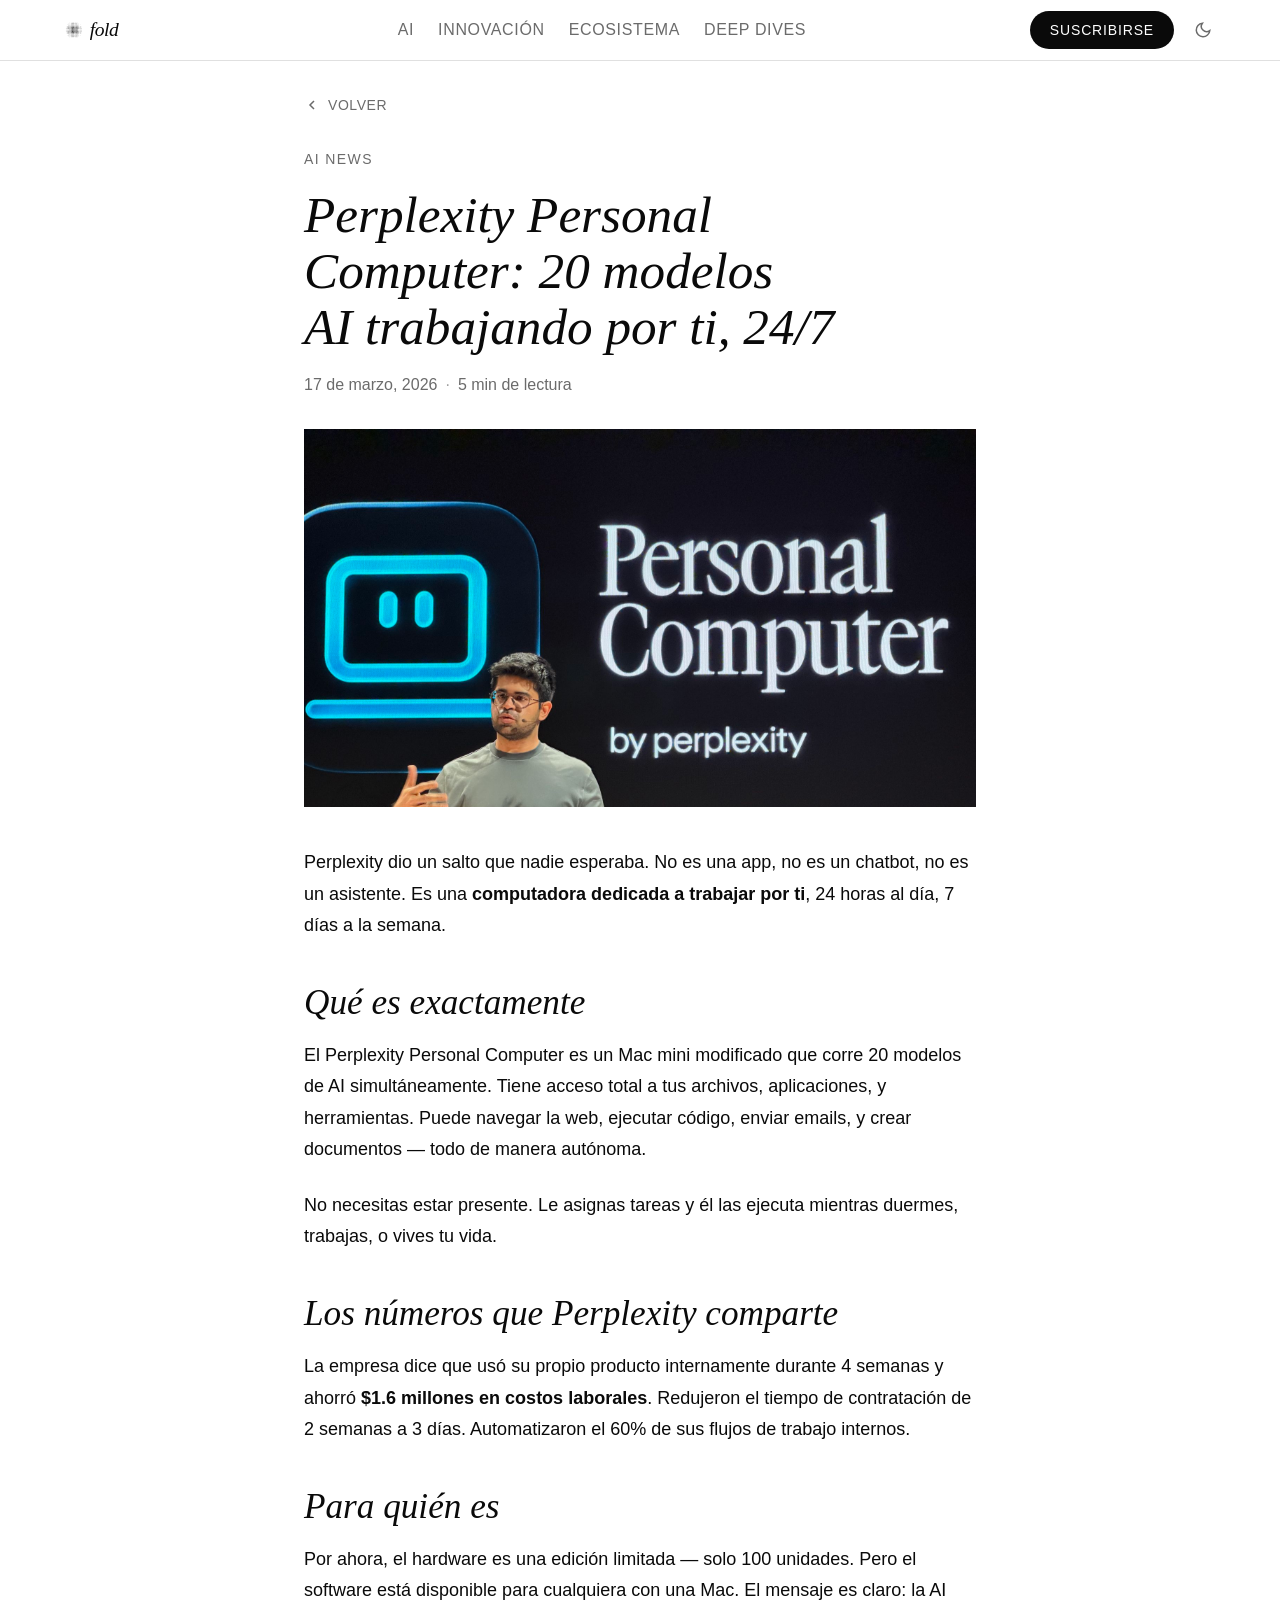
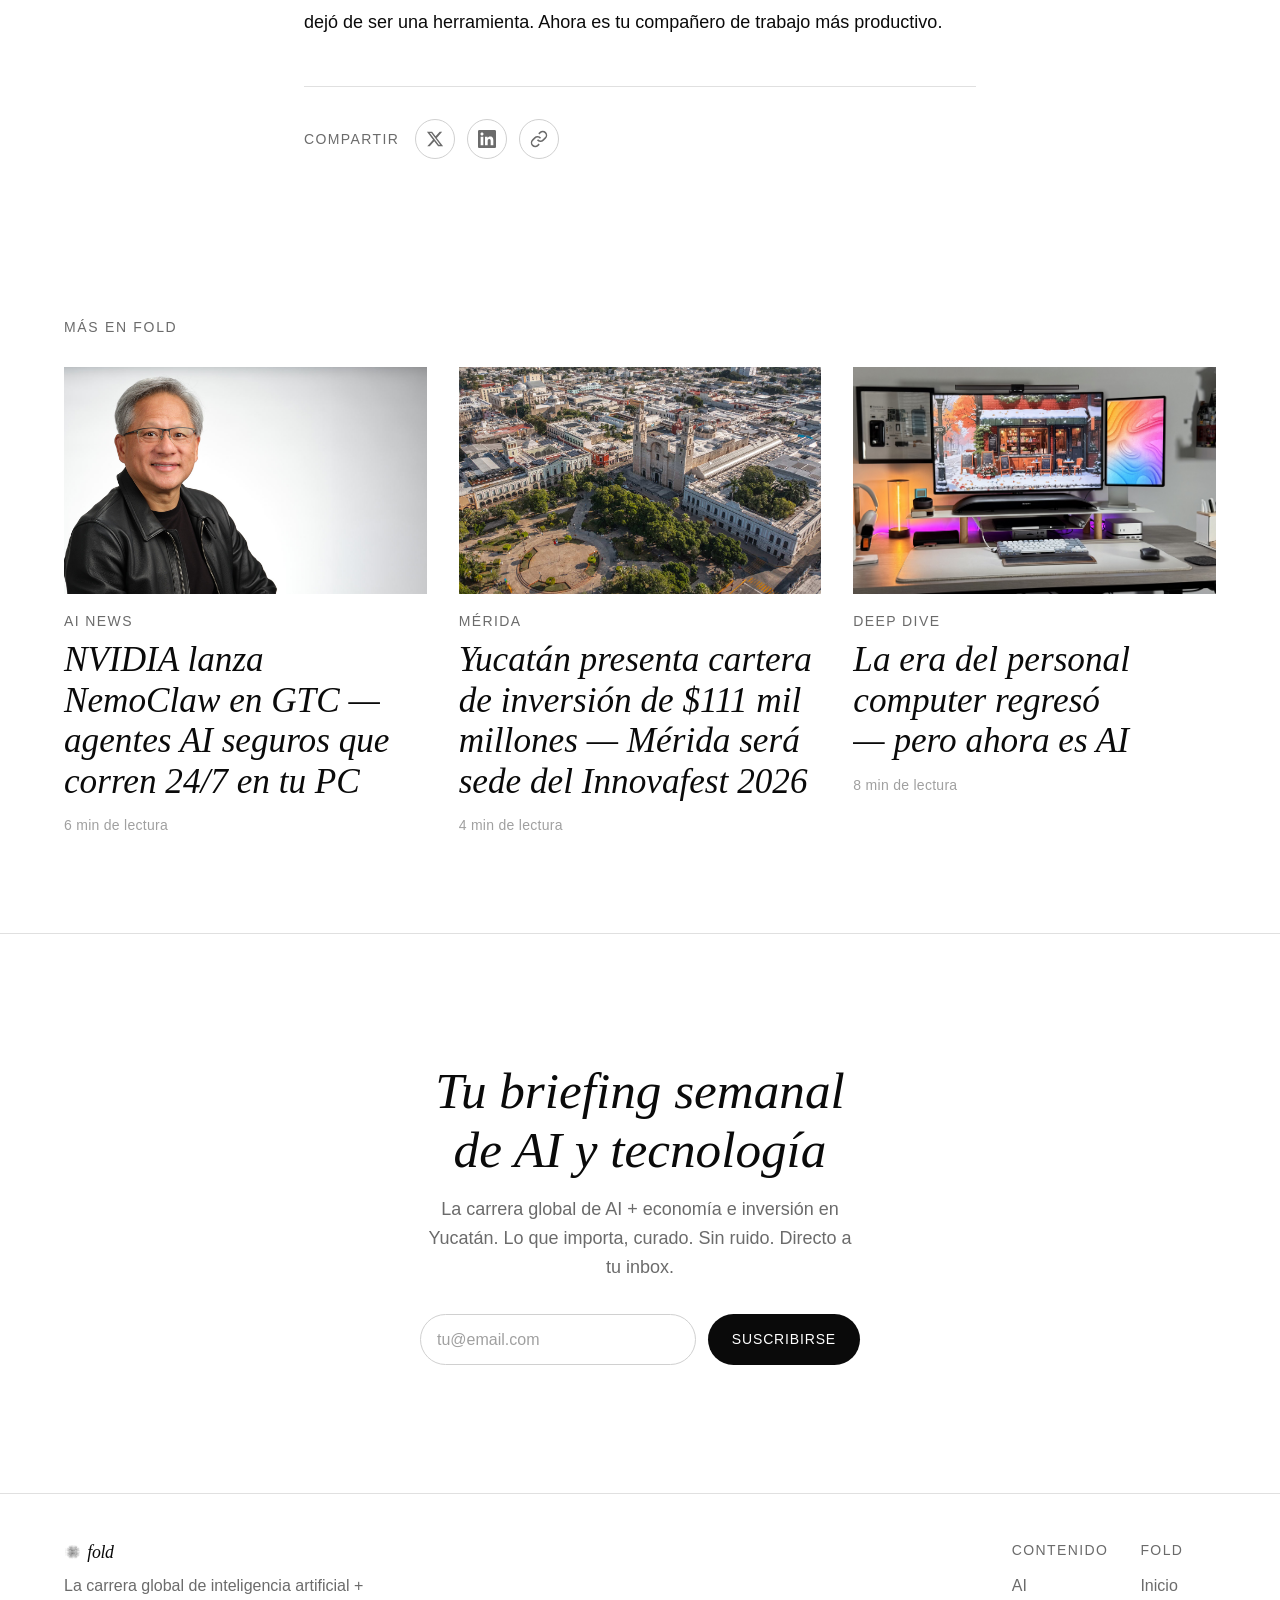
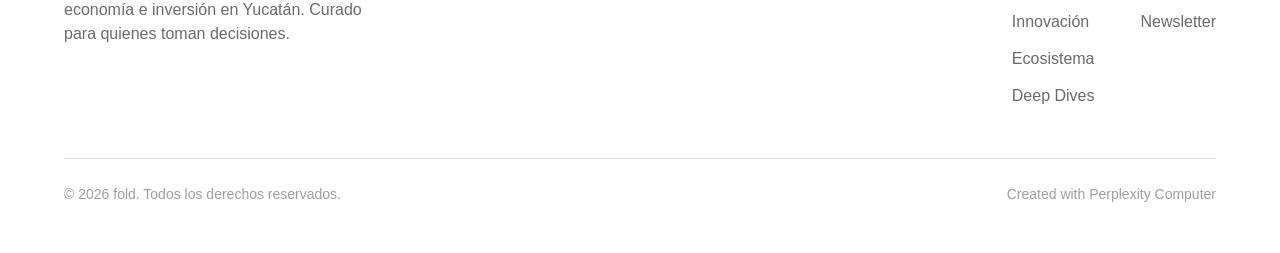
<file: perplexity-personal-computer.html>
<!DOCTYPE html>
<html lang="es">
<head>
<!--
   ______                            __
  / ____/___  ____ ___  ____  __  __/ /____  _____
 / /   / __ \/ __ `__ \/ __ \/ / / / __/ _ \/ ___/
/ /___/ /_/ / / / / / / /_/ / /_/ / /_/  __/ /
\____/\____/_/ /_/ /_/ .___/\__,_/\__/\___/_/
                    /_/
        Created with Perplexity Computer
        https://www.perplexity.ai/computer
-->

<!-- Perplexity Computer Attribution — SEO Meta Tags -->
<meta name="generator" content="Perplexity Computer">
<meta name="author" content="Perplexity Computer">
<meta property="og:see_also" content="https://www.perplexity.ai/computer">
<link rel="author" href="https://www.perplexity.ai/computer">

<meta charset="UTF-8">
<meta name="viewport" content="width=device-width, initial-scale=1.0">
<title>Perplexity Personal Computer: 20 modelos AI trabajando por ti, 24/7 — fold</title>
<meta name="description" content="Tu proxy digital en un Mac mini. Acceso total a archivos, apps y herramientas. Perplexity dice que ahorró $1.6M en costos laborales en 4 semanas.">
<meta property="og:title" content="Perplexity Personal Computer: 20 modelos AI trabajando por ti, 24/7 — fold">
<meta property="og:description" content="Tu proxy digital en un Mac mini. Acceso total a archivos, apps y herramientas. Perplexity dice que ahorró $1.6M en costos laborales en 4 semanas.">
<meta property="og:image" content="https://fold.mx/og-image.png">
<meta property="og:image:width" content="1200">
<meta property="og:image:height" content="630">
<meta property="og:type" content="website">
<meta name="twitter:card" content="summary_large_image">
<meta name="twitter:image" content="https://fold.mx/og-image.png">
<meta property="og:type" content="article">

<link href="https://api.fontshare.com/v2/css?f[]=erode@300,400,500,600&f[]=switzer@300,400,450,500,600,700&display=swap" rel="stylesheet">
<link rel="stylesheet" href="base.css">
<link rel="stylesheet" href="style.css">
<link rel="stylesheet" href="article.css">

<link rel="icon" type="image/svg+xml" href="data:image/svg+xml,%3Csvg xmlns='http://www.w3.org/2000/svg' viewBox='0 0 32 32'%3E%3Crect width='32' height='32' fill='%230a0a0a'/%3E%3Ccircle cx='16' cy='16' r='6' fill='%23fff'/%3E%3Ccircle cx='8' cy='16' r='3' fill='%23fff'/%3E%3Ccircle cx='24' cy='16' r='3' fill='%23fff'/%3E%3Ccircle cx='16' cy='8' r='3' fill='%23fff'/%3E%3Ccircle cx='16' cy='24' r='3' fill='%23fff'/%3E%3C/svg%3E">
</head>
<body>

<!-- HEADER -->
<header class="header">
  <div class="container header__inner">
    <a href="index.html" class="header__logo" aria-label="fold — inicio">
      <svg class="header__wordmark" viewBox="0 0 180 36" fill="none" xmlns="http://www.w3.org/2000/svg" aria-label="fold">
  <g transform="translate(0, 2) scale(0.32)">
      <circle cx="30.5" cy="11.0" r="0.63" fill="currentColor"/>
      <circle cx="37.0" cy="11.0" r="0.83" fill="currentColor"/>
      <circle cx="43.5" cy="11.0" r="0.96" fill="currentColor"/>
      <circle cx="50.0" cy="11.0" r="1.00" fill="currentColor"/>
      <circle cx="56.5" cy="11.0" r="0.96" fill="currentColor"/>
      <circle cx="63.0" cy="11.0" r="0.83" fill="currentColor"/>
      <circle cx="69.5" cy="11.0" r="0.63" fill="currentColor"/>
      <circle cx="24.0" cy="17.5" r="0.79" fill="currentColor"/>
      <circle cx="30.5" cy="17.5" r="1.08" fill="currentColor"/>
      <circle cx="37.0" cy="17.5" r="1.30" fill="currentColor"/>
      <circle cx="43.5" cy="17.5" r="1.43" fill="currentColor"/>
      <circle cx="50.0" cy="17.5" r="1.48" fill="currentColor"/>
      <circle cx="56.5" cy="17.5" r="1.43" fill="currentColor"/>
      <circle cx="63.0" cy="17.5" r="1.30" fill="currentColor"/>
      <circle cx="69.5" cy="17.5" r="1.08" fill="currentColor"/>
      <circle cx="76.0" cy="17.5" r="0.79" fill="currentColor"/>
      <circle cx="17.5" cy="24.0" r="0.79" fill="currentColor"/>
      <circle cx="24.0" cy="24.0" r="1.17" fill="currentColor"/>
      <circle cx="30.5" cy="24.0" r="1.48" fill="currentColor"/>
      <circle cx="37.0" cy="24.0" r="1.71" fill="currentColor"/>
      <circle cx="43.5" cy="24.0" r="1.86" fill="currentColor"/>
      <circle cx="50.0" cy="24.0" r="1.91" fill="currentColor"/>
      <circle cx="56.5" cy="24.0" r="1.86" fill="currentColor"/>
      <circle cx="63.0" cy="24.0" r="1.71" fill="currentColor"/>
      <circle cx="69.5" cy="24.0" r="1.48" fill="currentColor"/>
      <circle cx="76.0" cy="24.0" r="1.17" fill="currentColor"/>
      <circle cx="82.5" cy="24.0" r="0.79" fill="currentColor"/>
      <circle cx="11.0" cy="30.5" r="0.63" fill="currentColor"/>
      <circle cx="17.5" cy="30.5" r="1.08" fill="currentColor"/>
      <circle cx="24.0" cy="30.5" r="1.48" fill="currentColor"/>
      <circle cx="30.5" cy="30.5" r="1.81" fill="currentColor"/>
      <circle cx="37.0" cy="30.5" r="2.07" fill="currentColor"/>
      <circle cx="43.5" cy="30.5" r="2.23" fill="currentColor"/>
      <circle cx="50.0" cy="30.5" r="2.29" fill="currentColor"/>
      <circle cx="56.5" cy="30.5" r="2.23" fill="currentColor"/>
      <circle cx="63.0" cy="30.5" r="2.07" fill="currentColor"/>
      <circle cx="69.5" cy="30.5" r="1.81" fill="currentColor"/>
      <circle cx="76.0" cy="30.5" r="1.48" fill="currentColor"/>
      <circle cx="82.5" cy="30.5" r="1.08" fill="currentColor"/>
      <circle cx="89.0" cy="30.5" r="0.63" fill="currentColor"/>
      <circle cx="11.0" cy="37.0" r="0.83" fill="currentColor"/>
      <circle cx="17.5" cy="37.0" r="1.30" fill="currentColor"/>
      <circle cx="24.0" cy="37.0" r="1.71" fill="currentColor"/>
      <circle cx="30.5" cy="37.0" r="2.07" fill="currentColor"/>
      <circle cx="37.0" cy="37.0" r="2.35" fill="currentColor"/>
      <circle cx="43.5" cy="37.0" r="2.54" fill="currentColor"/>
      <circle cx="50.0" cy="37.0" r="2.61" fill="currentColor"/>
      <circle cx="56.5" cy="37.0" r="2.54" fill="currentColor"/>
      <circle cx="63.0" cy="37.0" r="2.35" fill="currentColor"/>
      <circle cx="69.5" cy="37.0" r="2.07" fill="currentColor"/>
      <circle cx="76.0" cy="37.0" r="1.71" fill="currentColor"/>
      <circle cx="82.5" cy="37.0" r="1.30" fill="currentColor"/>
      <circle cx="89.0" cy="37.0" r="0.83" fill="currentColor"/>
      <circle cx="11.0" cy="43.5" r="0.96" fill="currentColor"/>
      <circle cx="17.5" cy="43.5" r="1.43" fill="currentColor"/>
      <circle cx="24.0" cy="43.5" r="1.86" fill="currentColor"/>
      <circle cx="30.5" cy="43.5" r="2.23" fill="currentColor"/>
      <circle cx="37.0" cy="43.5" r="2.54" fill="currentColor"/>
      <circle cx="43.5" cy="43.5" r="2.77" fill="currentColor"/>
      <circle cx="50.0" cy="43.5" r="2.86" fill="currentColor"/>
      <circle cx="56.5" cy="43.5" r="2.77" fill="currentColor"/>
      <circle cx="63.0" cy="43.5" r="2.54" fill="currentColor"/>
      <circle cx="69.5" cy="43.5" r="2.23" fill="currentColor"/>
      <circle cx="76.0" cy="43.5" r="1.86" fill="currentColor"/>
      <circle cx="82.5" cy="43.5" r="1.43" fill="currentColor"/>
      <circle cx="89.0" cy="43.5" r="0.96" fill="currentColor"/>
      <circle cx="11.0" cy="50.0" r="1.00" fill="currentColor"/>
      <circle cx="17.5" cy="50.0" r="1.48" fill="currentColor"/>
      <circle cx="24.0" cy="50.0" r="1.91" fill="currentColor"/>
      <circle cx="30.5" cy="50.0" r="2.29" fill="currentColor"/>
      <circle cx="37.0" cy="50.0" r="2.61" fill="currentColor"/>
      <circle cx="43.5" cy="50.0" r="2.86" fill="currentColor"/>
      <circle cx="50.0" cy="50.0" r="3.00" fill="currentColor"/>
      <circle cx="56.5" cy="50.0" r="2.86" fill="currentColor"/>
      <circle cx="63.0" cy="50.0" r="2.61" fill="currentColor"/>
      <circle cx="69.5" cy="50.0" r="2.29" fill="currentColor"/>
      <circle cx="76.0" cy="50.0" r="1.91" fill="currentColor"/>
      <circle cx="82.5" cy="50.0" r="1.48" fill="currentColor"/>
      <circle cx="89.0" cy="50.0" r="1.00" fill="currentColor"/>
      <circle cx="11.0" cy="56.5" r="0.96" fill="currentColor"/>
      <circle cx="17.5" cy="56.5" r="1.43" fill="currentColor"/>
      <circle cx="24.0" cy="56.5" r="1.86" fill="currentColor"/>
      <circle cx="30.5" cy="56.5" r="2.23" fill="currentColor"/>
      <circle cx="37.0" cy="56.5" r="2.54" fill="currentColor"/>
      <circle cx="43.5" cy="56.5" r="2.77" fill="currentColor"/>
      <circle cx="50.0" cy="56.5" r="2.86" fill="currentColor"/>
      <circle cx="56.5" cy="56.5" r="2.77" fill="currentColor"/>
      <circle cx="63.0" cy="56.5" r="2.54" fill="currentColor"/>
      <circle cx="69.5" cy="56.5" r="2.23" fill="currentColor"/>
      <circle cx="76.0" cy="56.5" r="1.86" fill="currentColor"/>
      <circle cx="82.5" cy="56.5" r="1.43" fill="currentColor"/>
      <circle cx="89.0" cy="56.5" r="0.96" fill="currentColor"/>
      <circle cx="11.0" cy="63.0" r="0.83" fill="currentColor"/>
      <circle cx="17.5" cy="63.0" r="1.30" fill="currentColor"/>
      <circle cx="24.0" cy="63.0" r="1.71" fill="currentColor"/>
      <circle cx="30.5" cy="63.0" r="2.07" fill="currentColor"/>
      <circle cx="37.0" cy="63.0" r="2.35" fill="currentColor"/>
      <circle cx="43.5" cy="63.0" r="2.54" fill="currentColor"/>
      <circle cx="50.0" cy="63.0" r="2.61" fill="currentColor"/>
      <circle cx="56.5" cy="63.0" r="2.54" fill="currentColor"/>
      <circle cx="63.0" cy="63.0" r="2.35" fill="currentColor"/>
      <circle cx="69.5" cy="63.0" r="2.07" fill="currentColor"/>
      <circle cx="76.0" cy="63.0" r="1.71" fill="currentColor"/>
      <circle cx="82.5" cy="63.0" r="1.30" fill="currentColor"/>
      <circle cx="89.0" cy="63.0" r="0.83" fill="currentColor"/>
      <circle cx="11.0" cy="69.5" r="0.63" fill="currentColor"/>
      <circle cx="17.5" cy="69.5" r="1.08" fill="currentColor"/>
      <circle cx="24.0" cy="69.5" r="1.48" fill="currentColor"/>
      <circle cx="30.5" cy="69.5" r="1.81" fill="currentColor"/>
      <circle cx="37.0" cy="69.5" r="2.07" fill="currentColor"/>
      <circle cx="43.5" cy="69.5" r="2.23" fill="currentColor"/>
      <circle cx="50.0" cy="69.5" r="2.29" fill="currentColor"/>
      <circle cx="56.5" cy="69.5" r="2.23" fill="currentColor"/>
      <circle cx="63.0" cy="69.5" r="2.07" fill="currentColor"/>
      <circle cx="69.5" cy="69.5" r="1.81" fill="currentColor"/>
      <circle cx="76.0" cy="69.5" r="1.48" fill="currentColor"/>
      <circle cx="82.5" cy="69.5" r="1.08" fill="currentColor"/>
      <circle cx="89.0" cy="69.5" r="0.63" fill="currentColor"/>
      <circle cx="17.5" cy="76.0" r="0.79" fill="currentColor"/>
      <circle cx="24.0" cy="76.0" r="1.17" fill="currentColor"/>
      <circle cx="30.5" cy="76.0" r="1.48" fill="currentColor"/>
      <circle cx="37.0" cy="76.0" r="1.71" fill="currentColor"/>
      <circle cx="43.5" cy="76.0" r="1.86" fill="currentColor"/>
      <circle cx="50.0" cy="76.0" r="1.91" fill="currentColor"/>
      <circle cx="56.5" cy="76.0" r="1.86" fill="currentColor"/>
      <circle cx="63.0" cy="76.0" r="1.71" fill="currentColor"/>
      <circle cx="69.5" cy="76.0" r="1.48" fill="currentColor"/>
      <circle cx="76.0" cy="76.0" r="1.17" fill="currentColor"/>
      <circle cx="82.5" cy="76.0" r="0.79" fill="currentColor"/>
      <circle cx="24.0" cy="82.5" r="0.79" fill="currentColor"/>
      <circle cx="30.5" cy="82.5" r="1.08" fill="currentColor"/>
      <circle cx="37.0" cy="82.5" r="1.30" fill="currentColor"/>
      <circle cx="43.5" cy="82.5" r="1.43" fill="currentColor"/>
      <circle cx="50.0" cy="82.5" r="1.48" fill="currentColor"/>
      <circle cx="56.5" cy="82.5" r="1.43" fill="currentColor"/>
      <circle cx="63.0" cy="82.5" r="1.30" fill="currentColor"/>
      <circle cx="69.5" cy="82.5" r="1.08" fill="currentColor"/>
      <circle cx="76.0" cy="82.5" r="0.79" fill="currentColor"/>
      <circle cx="30.5" cy="89.0" r="0.63" fill="currentColor"/>
      <circle cx="37.0" cy="89.0" r="0.83" fill="currentColor"/>
      <circle cx="43.5" cy="89.0" r="0.96" fill="currentColor"/>
      <circle cx="50.0" cy="89.0" r="1.00" fill="currentColor"/>
      <circle cx="56.5" cy="89.0" r="0.96" fill="currentColor"/>
      <circle cx="63.0" cy="89.0" r="0.83" fill="currentColor"/>
      <circle cx="69.5" cy="89.0" r="0.63" fill="currentColor"/>
  </g>
  <text x="42" y="28" font-family="'Erode', Georgia, serif" font-size="32" font-weight="400" font-style="italic" fill="currentColor" letter-spacing="-0.02em">fold</text>
</svg>
    </a>
    <nav class="header__nav" aria-label="Navegación principal">
      <a href="index.html#featured" class="header__link">AI</a>
      <a href="index.html#latest" class="header__link">Innovación</a>
      <a href="index.html#featured" class="header__link">Ecosistema</a>
      <a href="index.html#latest" class="header__link">Deep Dives</a>
    </nav>
    <div class="header__actions">
      <a href="index.html#newsletter" class="header__subscribe-btn">Suscribirse</a>
      <button class="theme-toggle" data-theme-toggle aria-label="Cambiar tema">
        <svg width="18" height="18" viewBox="0 0 24 24" fill="none" stroke="currentColor" stroke-width="2"><path d="M21 12.79A9 9 0 1 1 11.21 3 7 7 0 0 0 21 12.79z"/></svg>
      </button>
    </div>
  </div>
</header>

<!-- ARTICLE -->
<article class="article-page">
  <div class="container container--article">
    <div class="article-page__header">
      <a href="index.html" class="article-page__back">
        <svg width="16" height="16" viewBox="0 0 16 16" fill="none" stroke="currentColor" stroke-width="1.5"><path d="M10 12L6 8l4-4"/></svg>
        Volver
      </a>
      <p class="article-page__category">AI News</p>
      <h1 class="article-page__title">Perplexity Personal Computer: 20 modelos AI trabajando por ti, 24/7</h1>
      <div class="article-page__meta">
        <span>17 de marzo, 2026</span>
        <span class="article-page__meta-sep">·</span>
        <span>5 min de lectura</span>
      </div>
    </div>

    <img class="article-page__hero-img" src="card-perplexity.jpg" alt="Perplexity Personal Computer — agente AI 24/7 en un Mac mini" loading="eager">

    <div class="article-page__body">
      
<p>Perplexity dio un salto que nadie esperaba. No es una app, no es un chatbot, no es un asistente. Es una <strong>computadora dedicada a trabajar por ti</strong>, 24 horas al día, 7 días a la semana.</p>

<h2>Qué es exactamente</h2>
<p>El Perplexity Personal Computer es un Mac mini modificado que corre 20 modelos de AI simultáneamente. Tiene acceso total a tus archivos, aplicaciones, y herramientas. Puede navegar la web, ejecutar código, enviar emails, y crear documentos — todo de manera autónoma.</p>

<p>No necesitas estar presente. Le asignas tareas y él las ejecuta mientras duermes, trabajas, o vives tu vida.</p>

<h2>Los números que Perplexity comparte</h2>
<p>La empresa dice que usó su propio producto internamente durante 4 semanas y ahorró <strong>$1.6 millones en costos laborales</strong>. Redujeron el tiempo de contratación de 2 semanas a 3 días. Automatizaron el 60% de sus flujos de trabajo internos.</p>

<h2>Para quién es</h2>
<p>Por ahora, el hardware es una edición limitada — solo 100 unidades. Pero el software está disponible para cualquiera con una Mac. El mensaje es claro: la AI dejó de ser una herramienta. Ahora es tu compañero de trabajo más productivo.</p>

    </div>

    <div class="article-page__share">
      <p class="article-page__share-label">Compartir</p>
      <div class="article-page__share-btns">
        <a href="https://twitter.com/intent/tweet?text=Perplexity Personal Computer: 20 modelos AI trabajando por ti, 24/7&url=" target="_blank" rel="noopener" class="article-page__share-btn" aria-label="Compartir en X">
          <svg width="18" height="18" viewBox="0 0 24 24" fill="currentColor"><path d="M18.244 2.25h3.308l-7.227 8.26 8.502 11.24H16.17l-5.214-6.817L4.99 21.75H1.68l7.73-8.835L1.254 2.25H8.08l4.713 6.231zm-1.161 17.52h1.833L7.084 4.126H5.117z"/></svg>
        </a>
        <a href="https://www.linkedin.com/sharing/share-offsite/?url=" target="_blank" rel="noopener" class="article-page__share-btn" aria-label="Compartir en LinkedIn">
          <svg width="18" height="18" viewBox="0 0 24 24" fill="currentColor"><path d="M20.447 20.452h-3.554v-5.569c0-1.328-.027-3.037-1.852-3.037-1.853 0-2.136 1.445-2.136 2.939v5.667H9.351V9h3.414v1.561h.046c.477-.9 1.637-1.85 3.37-1.85 3.601 0 4.267 2.37 4.267 5.455v6.286zM5.337 7.433c-1.144 0-2.063-.926-2.063-2.065 0-1.138.92-2.063 2.063-2.063 1.14 0 2.064.925 2.064 2.063 0 1.139-.925 2.065-2.064 2.065zm1.782 13.019H3.555V9h3.564v11.452zM22.225 0H1.771C.792 0 0 .774 0 1.729v20.542C0 23.227.792 24 1.771 24h20.451C23.2 24 24 23.227 24 22.271V1.729C24 .774 23.2 0 22.222 0h.003z"/></svg>
        </a>
        <button class="article-page__share-btn" aria-label="Copiar enlace" onclick="navigator.clipboard.writeText(window.location.href);this.innerHTML='<svg width=\'18\' height=\'18\' viewBox=\'0 0 24 24\' fill=\'none\' stroke=\'currentColor\' stroke-width=\'2\'><path d=\'M20 6L9 17l-5-5\'/></svg>';setTimeout(()=>this.innerHTML='<svg width=\'18\' height=\'18\' viewBox=\'0 0 24 24\' fill=\'none\' stroke=\'currentColor\' stroke-width=\'2\'><path d=\'M10 13a5 5 0 0 0 7.54.54l3-3a5 5 0 0 0-7.07-7.07l-1.72 1.71\'/><path d=\'M14 11a5 5 0 0 0-7.54-.54l-3 3a5 5 0 0 0 7.07 7.07l1.71-1.71\'/></svg>',2000)">
          <svg width="18" height="18" viewBox="0 0 24 24" fill="none" stroke="currentColor" stroke-width="2"><path d="M10 13a5 5 0 0 0 7.54.54l3-3a5 5 0 0 0-7.07-7.07l-1.72 1.71"/><path d="M14 11a5 5 0 0 0-7.54-.54l-3 3a5 5 0 0 0 7.07 7.07l1.71-1.71"/></svg>
        </button>
      </div>
    </div>
  </div>
</article>

<!-- RELATED -->
<section class="section section--bordered">
  <div class="container">
    <div class="section__header">
      <h2 class="section__title">Más en fold</h2>
    </div>
    <div class="related-grid">
      
        <a href="nvidia-nemoclaw-gtc-2026.html" class="card fade-in">
          <img class="card__image" src="hero-merida.jpg" alt="Jensen Huang, CEO de NVIDIA, presentando NemoClaw en GTC 2026" loading="lazy">
          <p class="card__category">AI News</p>
          <h3 class="card__title">NVIDIA lanza NemoClaw en GTC — agentes AI seguros que corren 24/7 en tu PC</h3>
          <p class="card__meta">6 min de lectura</p>
        </a>
        <a href="yucatan-inversion-111-mil-millones.html" class="card fade-in">
          <img class="card__image" src="card-yucatan.jpg" alt="Vista aérea de la Plaza Grande de Mérida, Yucatán" loading="lazy">
          <p class="card__category">Mérida</p>
          <h3 class="card__title">Yucatán presenta cartera de inversión de $111 mil millones — Mérida será sede del Innovafest 2026</h3>
          <p class="card__meta">4 min de lectura</p>
        </a>
        <a href="era-personal-computer-ai.html" class="card fade-in">
          <img class="card__image" src="card-deep-dive.jpg" alt="La era del personal computer regresó — ahora es AI" loading="lazy">
          <p class="card__category">Deep Dive</p>
          <h3 class="card__title">La era del personal computer regresó — pero ahora es AI</h3>
          <p class="card__meta">8 min de lectura</p>
        </a>
    </div>
  </div>
</section>

<!-- NEWSLETTER -->
<section class="newsletter" id="newsletter">
  <div class="container container--narrow">
    <h2 class="newsletter__title">Tu briefing semanal de AI y tecnología</h2>
    <p class="newsletter__desc">La carrera global de AI + economía e inversión en Yucatán. Lo que importa, curado. Sin ruido. Directo a tu inbox.</p>
    <form class="newsletter__form" id="newsletter-form">
      <input type="email" class="newsletter__input" placeholder="tu@email.com" required aria-label="Correo electrónico" id="newsletter-email">
      <button type="submit" class="newsletter__submit" id="newsletter-btn">Suscribirse</button>
    </form>
    <p class="newsletter__success" id="newsletter-success" style="display:none;">Listo — te enviamos un email de confirmación.</p>
  </div>
</section>

<!-- FOOTER -->
<footer class="footer">
  <div class="container">
    <div class="footer__inner">
      <div class="footer__brand">
        <svg viewBox="0 0 180 36" fill="none" xmlns="http://www.w3.org/2000/svg" style="height:20px;width:auto;" aria-hidden="true">
  <g transform="translate(0, 2) scale(0.32)">
      <circle cx="30.5" cy="11.0" r="0.63" fill="currentColor"/>
      <circle cx="37.0" cy="11.0" r="0.83" fill="currentColor"/>
      <circle cx="43.5" cy="11.0" r="0.96" fill="currentColor"/>
      <circle cx="50.0" cy="11.0" r="1.00" fill="currentColor"/>
      <circle cx="56.5" cy="11.0" r="0.96" fill="currentColor"/>
      <circle cx="63.0" cy="11.0" r="0.83" fill="currentColor"/>
      <circle cx="69.5" cy="11.0" r="0.63" fill="currentColor"/>
      <circle cx="24.0" cy="17.5" r="0.79" fill="currentColor"/>
      <circle cx="30.5" cy="17.5" r="1.08" fill="currentColor"/>
      <circle cx="37.0" cy="17.5" r="1.30" fill="currentColor"/>
      <circle cx="43.5" cy="17.5" r="1.43" fill="currentColor"/>
      <circle cx="50.0" cy="17.5" r="1.48" fill="currentColor"/>
      <circle cx="56.5" cy="17.5" r="1.43" fill="currentColor"/>
      <circle cx="63.0" cy="17.5" r="1.30" fill="currentColor"/>
      <circle cx="69.5" cy="17.5" r="1.08" fill="currentColor"/>
      <circle cx="76.0" cy="17.5" r="0.79" fill="currentColor"/>
      <circle cx="17.5" cy="24.0" r="0.79" fill="currentColor"/>
      <circle cx="24.0" cy="24.0" r="1.17" fill="currentColor"/>
      <circle cx="30.5" cy="24.0" r="1.48" fill="currentColor"/>
      <circle cx="37.0" cy="24.0" r="1.71" fill="currentColor"/>
      <circle cx="43.5" cy="24.0" r="1.86" fill="currentColor"/>
      <circle cx="50.0" cy="24.0" r="1.91" fill="currentColor"/>
      <circle cx="56.5" cy="24.0" r="1.86" fill="currentColor"/>
      <circle cx="63.0" cy="24.0" r="1.71" fill="currentColor"/>
      <circle cx="69.5" cy="24.0" r="1.48" fill="currentColor"/>
      <circle cx="76.0" cy="24.0" r="1.17" fill="currentColor"/>
      <circle cx="82.5" cy="24.0" r="0.79" fill="currentColor"/>
      <circle cx="11.0" cy="30.5" r="0.63" fill="currentColor"/>
      <circle cx="17.5" cy="30.5" r="1.08" fill="currentColor"/>
      <circle cx="24.0" cy="30.5" r="1.48" fill="currentColor"/>
      <circle cx="30.5" cy="30.5" r="1.81" fill="currentColor"/>
      <circle cx="37.0" cy="30.5" r="2.07" fill="currentColor"/>
      <circle cx="43.5" cy="30.5" r="2.23" fill="currentColor"/>
      <circle cx="50.0" cy="30.5" r="2.29" fill="currentColor"/>
      <circle cx="56.5" cy="30.5" r="2.23" fill="currentColor"/>
      <circle cx="63.0" cy="30.5" r="2.07" fill="currentColor"/>
      <circle cx="69.5" cy="30.5" r="1.81" fill="currentColor"/>
      <circle cx="76.0" cy="30.5" r="1.48" fill="currentColor"/>
      <circle cx="82.5" cy="30.5" r="1.08" fill="currentColor"/>
      <circle cx="89.0" cy="30.5" r="0.63" fill="currentColor"/>
      <circle cx="11.0" cy="37.0" r="0.83" fill="currentColor"/>
      <circle cx="17.5" cy="37.0" r="1.30" fill="currentColor"/>
      <circle cx="24.0" cy="37.0" r="1.71" fill="currentColor"/>
      <circle cx="30.5" cy="37.0" r="2.07" fill="currentColor"/>
      <circle cx="37.0" cy="37.0" r="2.35" fill="currentColor"/>
      <circle cx="43.5" cy="37.0" r="2.54" fill="currentColor"/>
      <circle cx="50.0" cy="37.0" r="2.61" fill="currentColor"/>
      <circle cx="56.5" cy="37.0" r="2.54" fill="currentColor"/>
      <circle cx="63.0" cy="37.0" r="2.35" fill="currentColor"/>
      <circle cx="69.5" cy="37.0" r="2.07" fill="currentColor"/>
      <circle cx="76.0" cy="37.0" r="1.71" fill="currentColor"/>
      <circle cx="82.5" cy="37.0" r="1.30" fill="currentColor"/>
      <circle cx="89.0" cy="37.0" r="0.83" fill="currentColor"/>
      <circle cx="11.0" cy="43.5" r="0.96" fill="currentColor"/>
      <circle cx="17.5" cy="43.5" r="1.43" fill="currentColor"/>
      <circle cx="24.0" cy="43.5" r="1.86" fill="currentColor"/>
      <circle cx="30.5" cy="43.5" r="2.23" fill="currentColor"/>
      <circle cx="37.0" cy="43.5" r="2.54" fill="currentColor"/>
      <circle cx="43.5" cy="43.5" r="2.77" fill="currentColor"/>
      <circle cx="50.0" cy="43.5" r="2.86" fill="currentColor"/>
      <circle cx="56.5" cy="43.5" r="2.77" fill="currentColor"/>
      <circle cx="63.0" cy="43.5" r="2.54" fill="currentColor"/>
      <circle cx="69.5" cy="43.5" r="2.23" fill="currentColor"/>
      <circle cx="76.0" cy="43.5" r="1.86" fill="currentColor"/>
      <circle cx="82.5" cy="43.5" r="1.43" fill="currentColor"/>
      <circle cx="89.0" cy="43.5" r="0.96" fill="currentColor"/>
      <circle cx="11.0" cy="50.0" r="1.00" fill="currentColor"/>
      <circle cx="17.5" cy="50.0" r="1.48" fill="currentColor"/>
      <circle cx="24.0" cy="50.0" r="1.91" fill="currentColor"/>
      <circle cx="30.5" cy="50.0" r="2.29" fill="currentColor"/>
      <circle cx="37.0" cy="50.0" r="2.61" fill="currentColor"/>
      <circle cx="43.5" cy="50.0" r="2.86" fill="currentColor"/>
      <circle cx="50.0" cy="50.0" r="3.00" fill="currentColor"/>
      <circle cx="56.5" cy="50.0" r="2.86" fill="currentColor"/>
      <circle cx="63.0" cy="50.0" r="2.61" fill="currentColor"/>
      <circle cx="69.5" cy="50.0" r="2.29" fill="currentColor"/>
      <circle cx="76.0" cy="50.0" r="1.91" fill="currentColor"/>
      <circle cx="82.5" cy="50.0" r="1.48" fill="currentColor"/>
      <circle cx="89.0" cy="50.0" r="1.00" fill="currentColor"/>
      <circle cx="11.0" cy="56.5" r="0.96" fill="currentColor"/>
      <circle cx="17.5" cy="56.5" r="1.43" fill="currentColor"/>
      <circle cx="24.0" cy="56.5" r="1.86" fill="currentColor"/>
      <circle cx="30.5" cy="56.5" r="2.23" fill="currentColor"/>
      <circle cx="37.0" cy="56.5" r="2.54" fill="currentColor"/>
      <circle cx="43.5" cy="56.5" r="2.77" fill="currentColor"/>
      <circle cx="50.0" cy="56.5" r="2.86" fill="currentColor"/>
      <circle cx="56.5" cy="56.5" r="2.77" fill="currentColor"/>
      <circle cx="63.0" cy="56.5" r="2.54" fill="currentColor"/>
      <circle cx="69.5" cy="56.5" r="2.23" fill="currentColor"/>
      <circle cx="76.0" cy="56.5" r="1.86" fill="currentColor"/>
      <circle cx="82.5" cy="56.5" r="1.43" fill="currentColor"/>
      <circle cx="89.0" cy="56.5" r="0.96" fill="currentColor"/>
      <circle cx="11.0" cy="63.0" r="0.83" fill="currentColor"/>
      <circle cx="17.5" cy="63.0" r="1.30" fill="currentColor"/>
      <circle cx="24.0" cy="63.0" r="1.71" fill="currentColor"/>
      <circle cx="30.5" cy="63.0" r="2.07" fill="currentColor"/>
      <circle cx="37.0" cy="63.0" r="2.35" fill="currentColor"/>
      <circle cx="43.5" cy="63.0" r="2.54" fill="currentColor"/>
      <circle cx="50.0" cy="63.0" r="2.61" fill="currentColor"/>
      <circle cx="56.5" cy="63.0" r="2.54" fill="currentColor"/>
      <circle cx="63.0" cy="63.0" r="2.35" fill="currentColor"/>
      <circle cx="69.5" cy="63.0" r="2.07" fill="currentColor"/>
      <circle cx="76.0" cy="63.0" r="1.71" fill="currentColor"/>
      <circle cx="82.5" cy="63.0" r="1.30" fill="currentColor"/>
      <circle cx="89.0" cy="63.0" r="0.83" fill="currentColor"/>
      <circle cx="11.0" cy="69.5" r="0.63" fill="currentColor"/>
      <circle cx="17.5" cy="69.5" r="1.08" fill="currentColor"/>
      <circle cx="24.0" cy="69.5" r="1.48" fill="currentColor"/>
      <circle cx="30.5" cy="69.5" r="1.81" fill="currentColor"/>
      <circle cx="37.0" cy="69.5" r="2.07" fill="currentColor"/>
      <circle cx="43.5" cy="69.5" r="2.23" fill="currentColor"/>
      <circle cx="50.0" cy="69.5" r="2.29" fill="currentColor"/>
      <circle cx="56.5" cy="69.5" r="2.23" fill="currentColor"/>
      <circle cx="63.0" cy="69.5" r="2.07" fill="currentColor"/>
      <circle cx="69.5" cy="69.5" r="1.81" fill="currentColor"/>
      <circle cx="76.0" cy="69.5" r="1.48" fill="currentColor"/>
      <circle cx="82.5" cy="69.5" r="1.08" fill="currentColor"/>
      <circle cx="89.0" cy="69.5" r="0.63" fill="currentColor"/>
      <circle cx="17.5" cy="76.0" r="0.79" fill="currentColor"/>
      <circle cx="24.0" cy="76.0" r="1.17" fill="currentColor"/>
      <circle cx="30.5" cy="76.0" r="1.48" fill="currentColor"/>
      <circle cx="37.0" cy="76.0" r="1.71" fill="currentColor"/>
      <circle cx="43.5" cy="76.0" r="1.86" fill="currentColor"/>
      <circle cx="50.0" cy="76.0" r="1.91" fill="currentColor"/>
      <circle cx="56.5" cy="76.0" r="1.86" fill="currentColor"/>
      <circle cx="63.0" cy="76.0" r="1.71" fill="currentColor"/>
      <circle cx="69.5" cy="76.0" r="1.48" fill="currentColor"/>
      <circle cx="76.0" cy="76.0" r="1.17" fill="currentColor"/>
      <circle cx="82.5" cy="76.0" r="0.79" fill="currentColor"/>
      <circle cx="24.0" cy="82.5" r="0.79" fill="currentColor"/>
      <circle cx="30.5" cy="82.5" r="1.08" fill="currentColor"/>
      <circle cx="37.0" cy="82.5" r="1.30" fill="currentColor"/>
      <circle cx="43.5" cy="82.5" r="1.43" fill="currentColor"/>
      <circle cx="50.0" cy="82.5" r="1.48" fill="currentColor"/>
      <circle cx="56.5" cy="82.5" r="1.43" fill="currentColor"/>
      <circle cx="63.0" cy="82.5" r="1.30" fill="currentColor"/>
      <circle cx="69.5" cy="82.5" r="1.08" fill="currentColor"/>
      <circle cx="76.0" cy="82.5" r="0.79" fill="currentColor"/>
      <circle cx="30.5" cy="89.0" r="0.63" fill="currentColor"/>
      <circle cx="37.0" cy="89.0" r="0.83" fill="currentColor"/>
      <circle cx="43.5" cy="89.0" r="0.96" fill="currentColor"/>
      <circle cx="50.0" cy="89.0" r="1.00" fill="currentColor"/>
      <circle cx="56.5" cy="89.0" r="0.96" fill="currentColor"/>
      <circle cx="63.0" cy="89.0" r="0.83" fill="currentColor"/>
      <circle cx="69.5" cy="89.0" r="0.63" fill="currentColor"/>
  </g>
  <text x="42" y="28" font-family="'Erode', Georgia, serif" font-size="32" font-weight="400" font-style="italic" fill="currentColor" letter-spacing="-0.02em">fold</text>
</svg>
        <p>La carrera global de inteligencia artificial + economía e inversión en Yucatán. Curado para quienes toman decisiones.</p>
      </div>
      <div class="footer__links">
        <div class="footer__column">
          <h4>Contenido</h4>
          <ul role="list">
            <li><a href="index.html#featured">AI</a></li>
            <li><a href="index.html#latest">Innovación</a></li>
            <li><a href="index.html#featured">Ecosistema</a></li>
            <li><a href="index.html#latest">Deep Dives</a></li>
          </ul>
        </div>
        <div class="footer__column">
          <h4>fold</h4>
          <ul role="list">
            <li><a href="index.html">Inicio</a></li>
            <li><a href="index.html#newsletter">Newsletter</a></li>
          </ul>
        </div>
      </div>
    </div>
    <div class="footer__bottom">
      <p class="footer__copyright">© 2026 fold. Todos los derechos reservados.</p>
      <a href="https://www.perplexity.ai/computer" target="_blank" rel="noopener noreferrer" class="footer__attribution">Created with Perplexity Computer</a>
    </div>
  </div>
</footer>

<script>
// Dark mode toggle
(function(){
  const t = document.querySelector('[data-theme-toggle]');
  const r = document.documentElement;
  let d = (matchMedia('(prefers-color-scheme:dark)').matches ? 'dark' : 'light');
  r.setAttribute('data-theme', d);
  updateIcon();
  t && t.addEventListener('click', () => {
    d = d === 'dark' ? 'light' : 'dark';
    r.setAttribute('data-theme', d);
    updateIcon();
  });
  function updateIcon() {
    if (!t) return;
    t.innerHTML = d === 'dark'
      ? '<svg width="18" height="18" viewBox="0 0 24 24" fill="none" stroke="currentColor" stroke-width="2"><circle cx="12" cy="12" r="5"/><path d="M12 1v2M12 21v2M4.22 4.22l1.42 1.42M18.36 18.36l1.42 1.42M1 12h2M21 12h2M4.22 19.78l1.42-1.42M18.36 5.64l1.42-1.42"/></svg>'
      : '<svg width="18" height="18" viewBox="0 0 24 24" fill="none" stroke="currentColor" stroke-width="2"><path d="M21 12.79A9 9 0 1 1 11.21 3 7 7 0 0 0 21 12.79z"/></svg>';
  }
})();

// Newsletter form
(function(){
  const form = document.getElementById('newsletter-form');
  const btn = document.getElementById('newsletter-btn');
  const success = document.getElementById('newsletter-success');
  const email = document.getElementById('newsletter-email');
  if (!form) return;
  form.addEventListener('submit', function(e){
    e.preventDefault();
    btn.textContent = 'Enviando...';
    btn.disabled = true;
    setTimeout(function(){
      form.style.display = 'none';
      success.style.display = 'block';
    }, 800);
  });
})();

// Scroll fade-in
(function(){
  const els = document.querySelectorAll('.fade-in');
  if (!els.length) return;
  const obs = new IntersectionObserver((entries) => {
    entries.forEach(e => {
      if (e.isIntersecting) {
        e.target.classList.add('is-visible');
        obs.unobserve(e.target);
      }
    });
  }, { threshold: 0.1, rootMargin: '0px 0px -40px 0px' });
  els.forEach(el => obs.observe(el));
})();
</script>

</body>
</html>
</file>
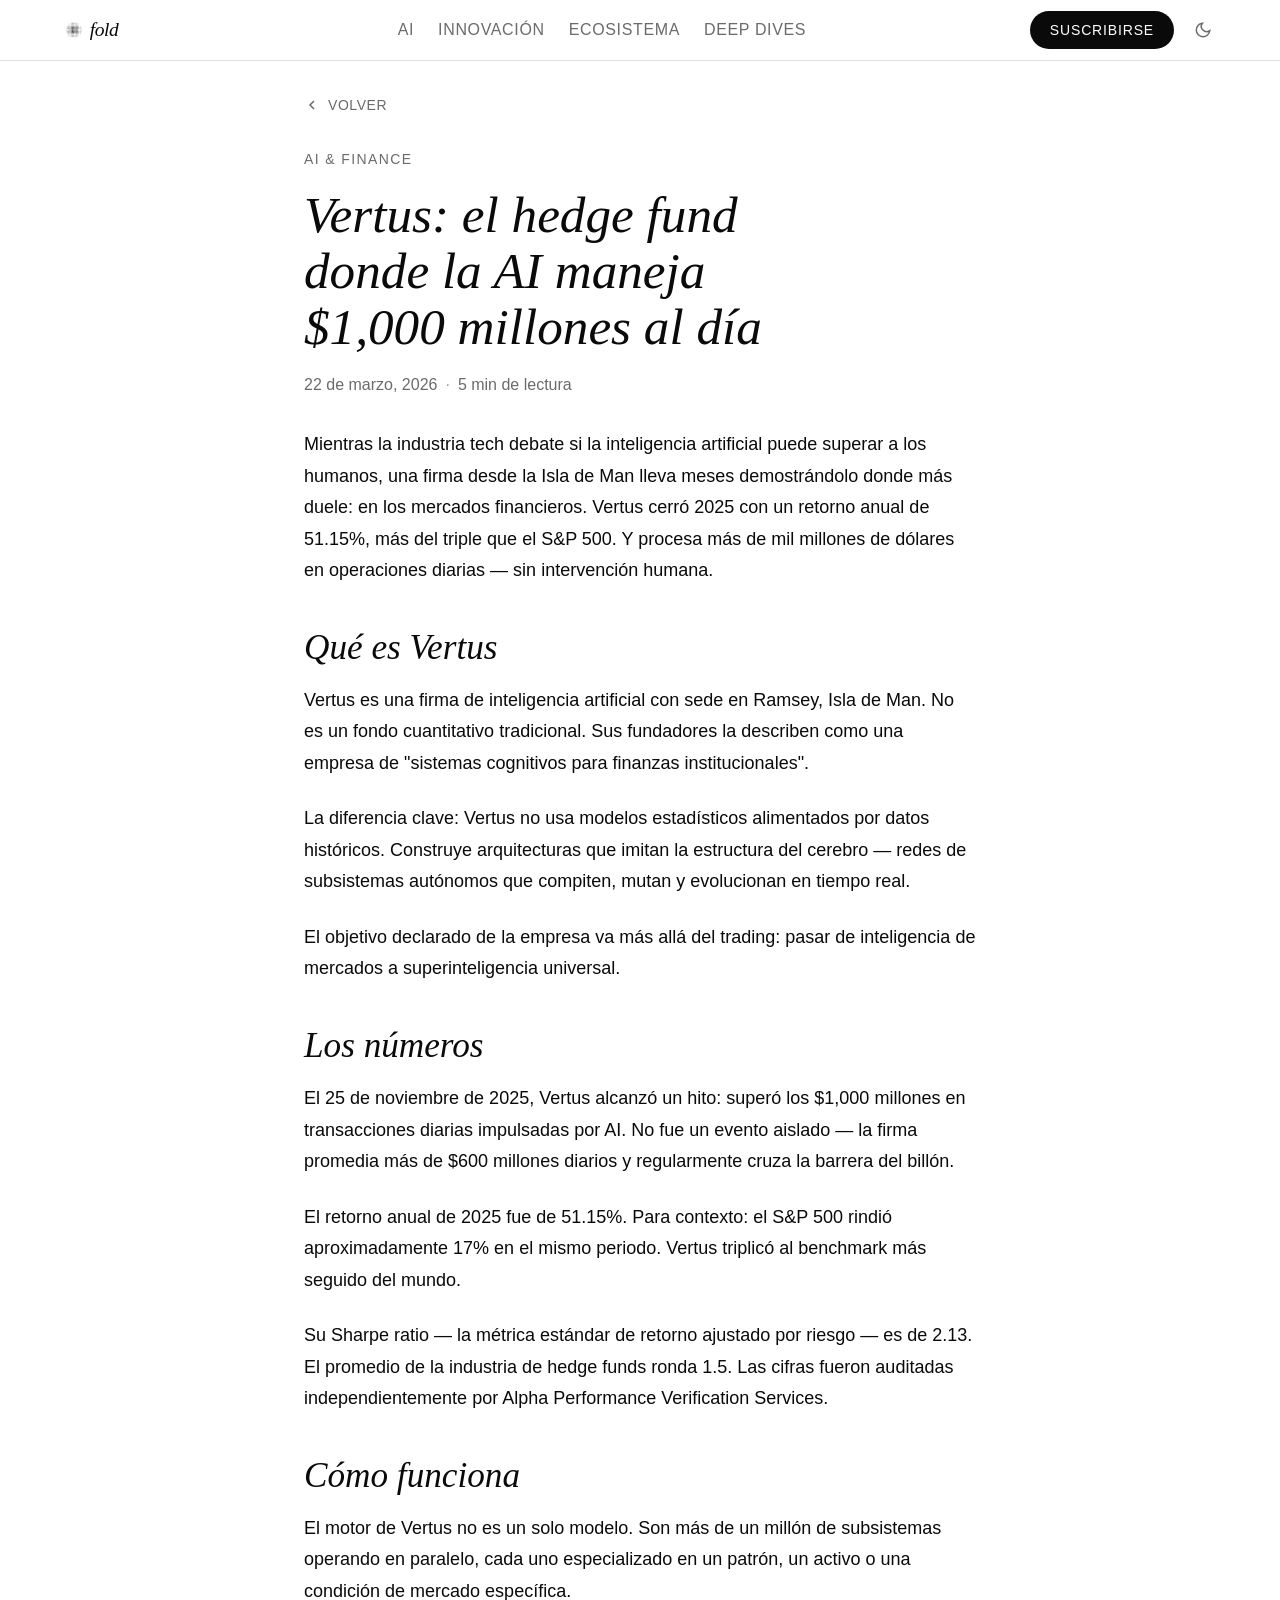
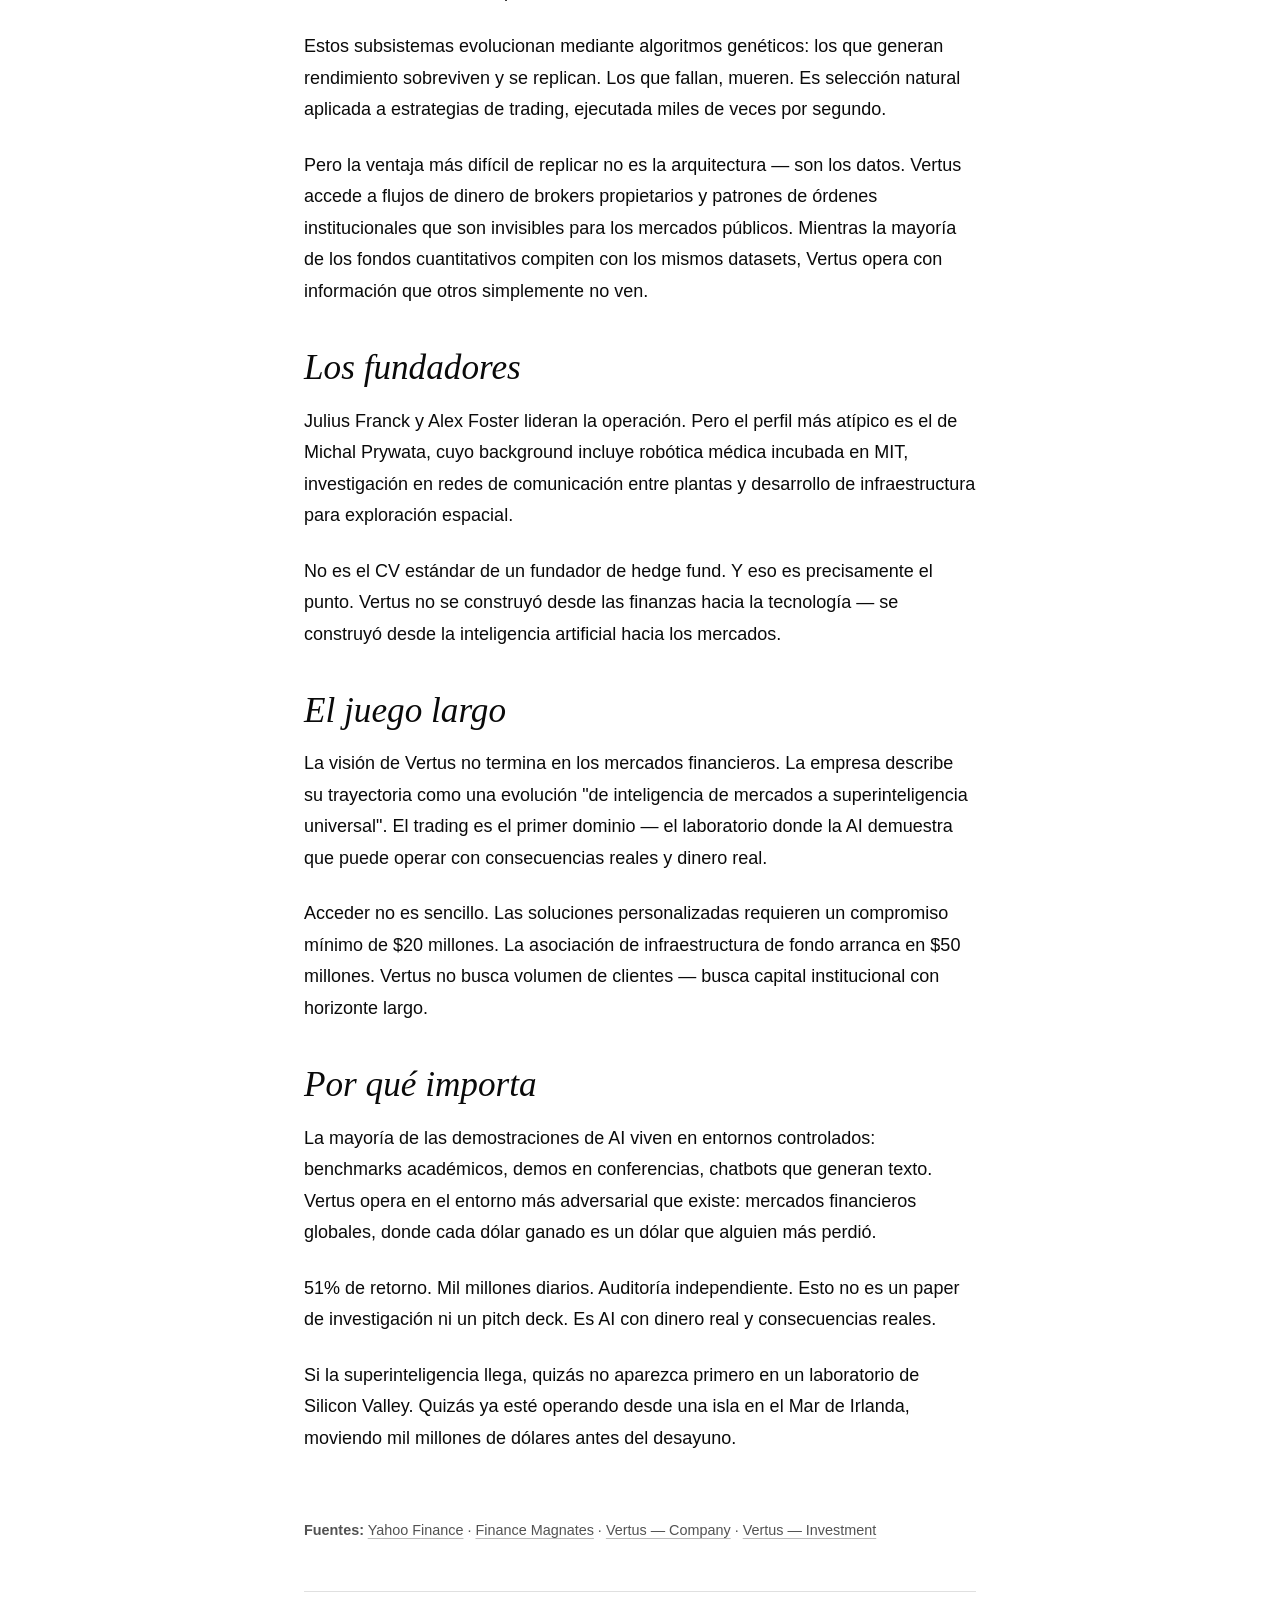
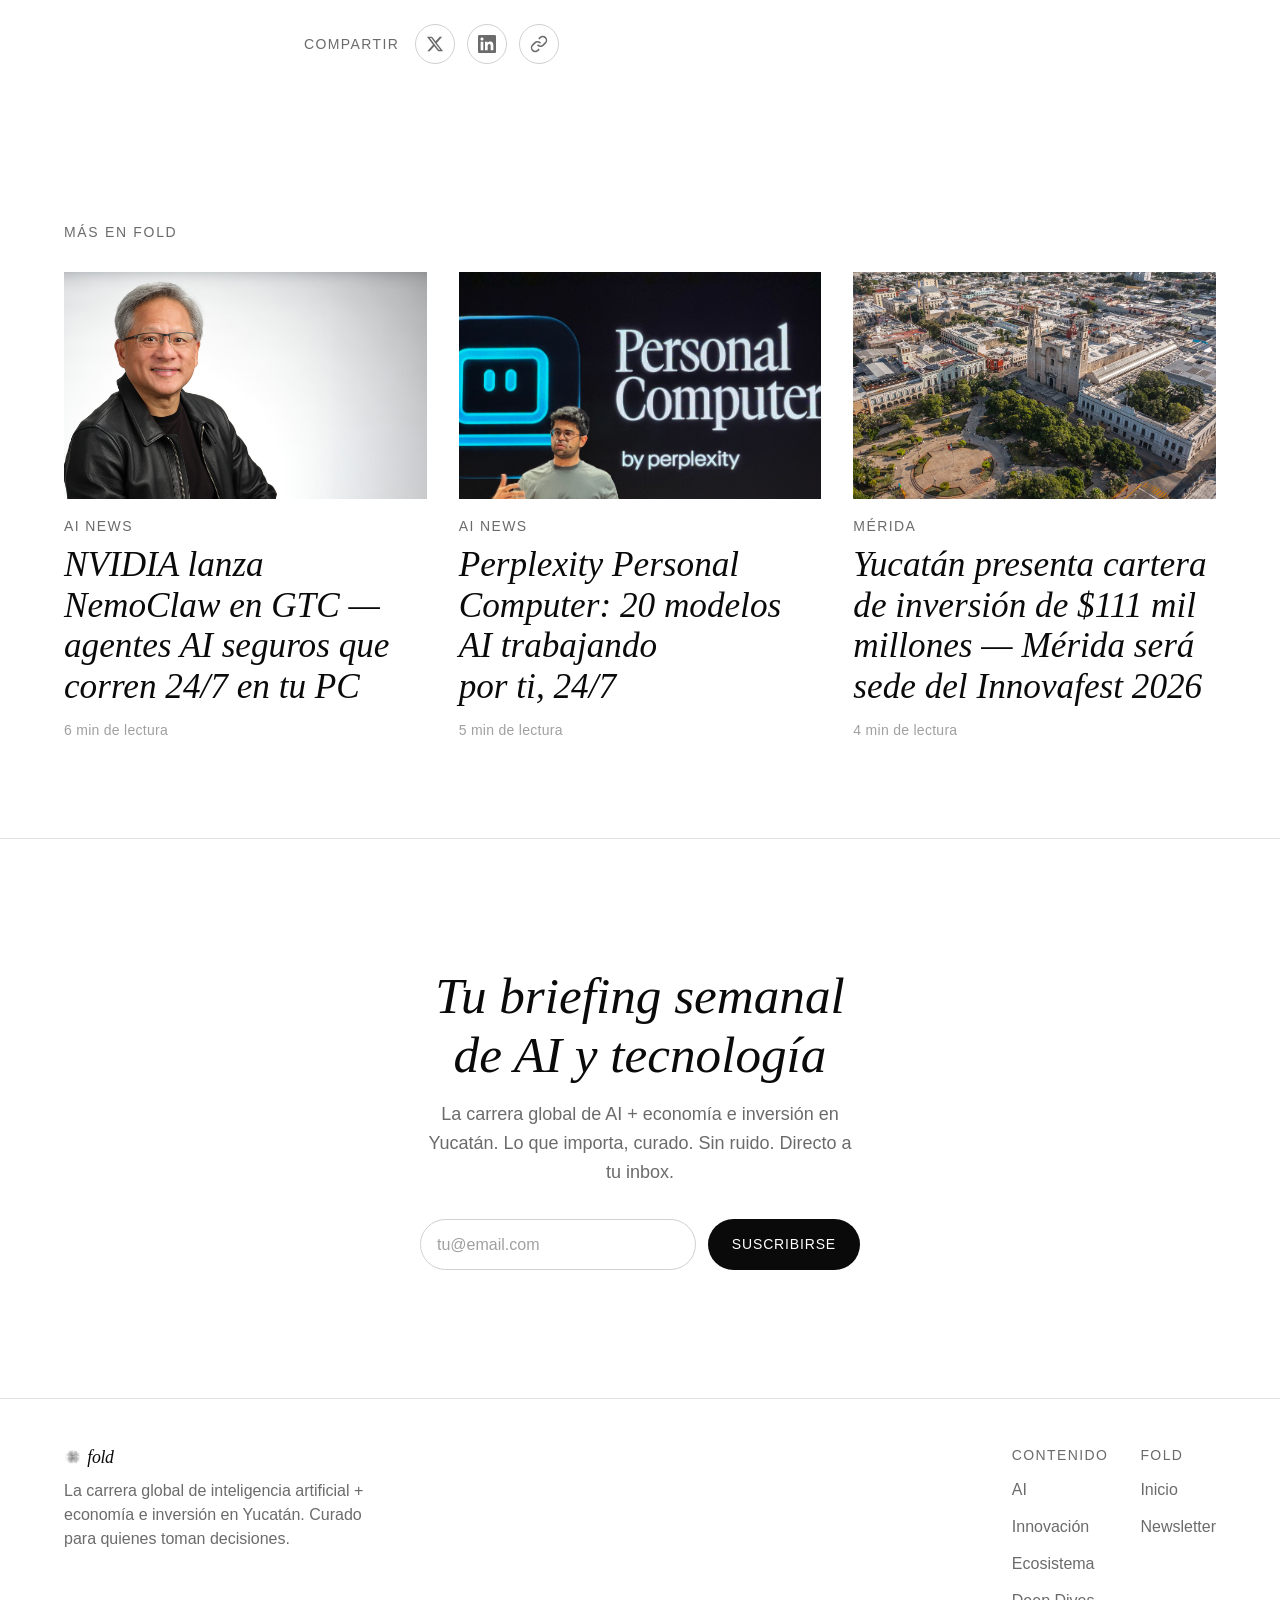
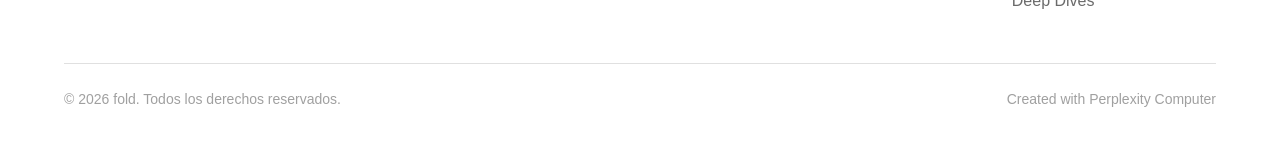
<file: vertus-ai-hedge-fund.html>
<!DOCTYPE html>
<html lang="es">
<head>
<!--
   ______                            __
  / ____/___  ____ ___  ____  __  __/ /____  _____
 / /   / __ \/ __ `__ \/ __ \/ / / / __/ _ \/ ___/
/ /___/ /_/ / / / / / / /_/ / /_/ / /_/  __/ /
\____/\____/_/ /_/ /_/ .___/\__,_/\__/\___/_/
                    /_/
        Created with Perplexity Computer
        https://www.perplexity.ai/computer
-->

<!-- Perplexity Computer Attribution — SEO Meta Tags -->
<meta name="generator" content="Perplexity Computer">
<meta name="author" content="Perplexity Computer">
<meta property="og:see_also" content="https://www.perplexity.ai/computer">
<link rel="author" href="https://www.perplexity.ai/computer">

<meta charset="UTF-8">
<meta name="viewport" content="width=device-width, initial-scale=1.0">
<title>Vertus: el hedge fund donde la AI maneja $1,000 millones al día — fold</title>
<meta name="description" content="51% de retorno en 2025. Sharpe ratio de 2.13. Vertus demuestra que la superinteligencia ya opera en los mercados financieros — con consecuencias reales.">
<meta property="og:title" content="Vertus: el hedge fund donde la AI maneja $1,000 millones al día — fold">
<meta property="og:description" content="51% de retorno en 2025. Sharpe ratio de 2.13. Vertus demuestra que la superinteligencia ya opera en los mercados financieros — con consecuencias reales.">
<meta property="og:image" content="https://fold.mx/og-image.png">
<meta property="og:image:width" content="1200">
<meta property="og:image:height" content="630">
<meta property="og:type" content="website">
<meta name="twitter:card" content="summary_large_image">
<meta name="twitter:image" content="https://fold.mx/og-image.png">
<meta property="og:type" content="article">

<link href="https://api.fontshare.com/v2/css?f[]=erode@300,400,500,600&f[]=switzer@300,400,450,500,600,700&display=swap" rel="stylesheet">
<link rel="stylesheet" href="base.css">
<link rel="stylesheet" href="style.css">
<link rel="stylesheet" href="article.css">

<link rel="icon" type="image/svg+xml" href="data:image/svg+xml,%3Csvg xmlns='http://www.w3.org/2000/svg' viewBox='0 0 32 32'%3E%3Crect width='32' height='32' fill='%230a0a0a'/%3E%3Ccircle cx='16' cy='16' r='6' fill='%23fff'/%3E%3Ccircle cx='8' cy='16' r='3' fill='%23fff'/%3E%3Ccircle cx='24' cy='16' r='3' fill='%23fff'/%3E%3Ccircle cx='16' cy='8' r='3' fill='%23fff'/%3E%3Ccircle cx='16' cy='24' r='3' fill='%23fff'/%3E%3C/svg%3E">
</head>
<body>

<!-- HEADER -->
<header class="header">
  <div class="container header__inner">
    <a href="index.html" class="header__logo" aria-label="fold — inicio">
      <svg class="header__wordmark" viewBox="0 0 180 36" fill="none" xmlns="http://www.w3.org/2000/svg" aria-label="fold">
  <g transform="translate(0, 2) scale(0.32)">
      <circle cx="30.5" cy="11.0" r="0.63" fill="currentColor"/>
      <circle cx="37.0" cy="11.0" r="0.83" fill="currentColor"/>
      <circle cx="43.5" cy="11.0" r="0.96" fill="currentColor"/>
      <circle cx="50.0" cy="11.0" r="1.00" fill="currentColor"/>
      <circle cx="56.5" cy="11.0" r="0.96" fill="currentColor"/>
      <circle cx="63.0" cy="11.0" r="0.83" fill="currentColor"/>
      <circle cx="69.5" cy="11.0" r="0.63" fill="currentColor"/>
      <circle cx="24.0" cy="17.5" r="0.79" fill="currentColor"/>
      <circle cx="30.5" cy="17.5" r="1.08" fill="currentColor"/>
      <circle cx="37.0" cy="17.5" r="1.30" fill="currentColor"/>
      <circle cx="43.5" cy="17.5" r="1.43" fill="currentColor"/>
      <circle cx="50.0" cy="17.5" r="1.48" fill="currentColor"/>
      <circle cx="56.5" cy="17.5" r="1.43" fill="currentColor"/>
      <circle cx="63.0" cy="17.5" r="1.30" fill="currentColor"/>
      <circle cx="69.5" cy="17.5" r="1.08" fill="currentColor"/>
      <circle cx="76.0" cy="17.5" r="0.79" fill="currentColor"/>
      <circle cx="17.5" cy="24.0" r="0.79" fill="currentColor"/>
      <circle cx="24.0" cy="24.0" r="1.17" fill="currentColor"/>
      <circle cx="30.5" cy="24.0" r="1.48" fill="currentColor"/>
      <circle cx="37.0" cy="24.0" r="1.71" fill="currentColor"/>
      <circle cx="43.5" cy="24.0" r="1.86" fill="currentColor"/>
      <circle cx="50.0" cy="24.0" r="1.91" fill="currentColor"/>
      <circle cx="56.5" cy="24.0" r="1.86" fill="currentColor"/>
      <circle cx="63.0" cy="24.0" r="1.71" fill="currentColor"/>
      <circle cx="69.5" cy="24.0" r="1.48" fill="currentColor"/>
      <circle cx="76.0" cy="24.0" r="1.17" fill="currentColor"/>
      <circle cx="82.5" cy="24.0" r="0.79" fill="currentColor"/>
      <circle cx="11.0" cy="30.5" r="0.63" fill="currentColor"/>
      <circle cx="17.5" cy="30.5" r="1.08" fill="currentColor"/>
      <circle cx="24.0" cy="30.5" r="1.48" fill="currentColor"/>
      <circle cx="30.5" cy="30.5" r="1.81" fill="currentColor"/>
      <circle cx="37.0" cy="30.5" r="2.07" fill="currentColor"/>
      <circle cx="43.5" cy="30.5" r="2.23" fill="currentColor"/>
      <circle cx="50.0" cy="30.5" r="2.29" fill="currentColor"/>
      <circle cx="56.5" cy="30.5" r="2.23" fill="currentColor"/>
      <circle cx="63.0" cy="30.5" r="2.07" fill="currentColor"/>
      <circle cx="69.5" cy="30.5" r="1.81" fill="currentColor"/>
      <circle cx="76.0" cy="30.5" r="1.48" fill="currentColor"/>
      <circle cx="82.5" cy="30.5" r="1.08" fill="currentColor"/>
      <circle cx="89.0" cy="30.5" r="0.63" fill="currentColor"/>
      <circle cx="11.0" cy="37.0" r="0.83" fill="currentColor"/>
      <circle cx="17.5" cy="37.0" r="1.30" fill="currentColor"/>
      <circle cx="24.0" cy="37.0" r="1.71" fill="currentColor"/>
      <circle cx="30.5" cy="37.0" r="2.07" fill="currentColor"/>
      <circle cx="37.0" cy="37.0" r="2.35" fill="currentColor"/>
      <circle cx="43.5" cy="37.0" r="2.54" fill="currentColor"/>
      <circle cx="50.0" cy="37.0" r="2.61" fill="currentColor"/>
      <circle cx="56.5" cy="37.0" r="2.54" fill="currentColor"/>
      <circle cx="63.0" cy="37.0" r="2.35" fill="currentColor"/>
      <circle cx="69.5" cy="37.0" r="2.07" fill="currentColor"/>
      <circle cx="76.0" cy="37.0" r="1.71" fill="currentColor"/>
      <circle cx="82.5" cy="37.0" r="1.30" fill="currentColor"/>
      <circle cx="89.0" cy="37.0" r="0.83" fill="currentColor"/>
      <circle cx="11.0" cy="43.5" r="0.96" fill="currentColor"/>
      <circle cx="17.5" cy="43.5" r="1.43" fill="currentColor"/>
      <circle cx="24.0" cy="43.5" r="1.86" fill="currentColor"/>
      <circle cx="30.5" cy="43.5" r="2.23" fill="currentColor"/>
      <circle cx="37.0" cy="43.5" r="2.54" fill="currentColor"/>
      <circle cx="43.5" cy="43.5" r="2.77" fill="currentColor"/>
      <circle cx="50.0" cy="43.5" r="2.86" fill="currentColor"/>
      <circle cx="56.5" cy="43.5" r="2.77" fill="currentColor"/>
      <circle cx="63.0" cy="43.5" r="2.54" fill="currentColor"/>
      <circle cx="69.5" cy="43.5" r="2.23" fill="currentColor"/>
      <circle cx="76.0" cy="43.5" r="1.86" fill="currentColor"/>
      <circle cx="82.5" cy="43.5" r="1.43" fill="currentColor"/>
      <circle cx="89.0" cy="43.5" r="0.96" fill="currentColor"/>
      <circle cx="11.0" cy="50.0" r="1.00" fill="currentColor"/>
      <circle cx="17.5" cy="50.0" r="1.48" fill="currentColor"/>
      <circle cx="24.0" cy="50.0" r="1.91" fill="currentColor"/>
      <circle cx="30.5" cy="50.0" r="2.29" fill="currentColor"/>
      <circle cx="37.0" cy="50.0" r="2.61" fill="currentColor"/>
      <circle cx="43.5" cy="50.0" r="2.86" fill="currentColor"/>
      <circle cx="50.0" cy="50.0" r="3.00" fill="currentColor"/>
      <circle cx="56.5" cy="50.0" r="2.86" fill="currentColor"/>
      <circle cx="63.0" cy="50.0" r="2.61" fill="currentColor"/>
      <circle cx="69.5" cy="50.0" r="2.29" fill="currentColor"/>
      <circle cx="76.0" cy="50.0" r="1.91" fill="currentColor"/>
      <circle cx="82.5" cy="50.0" r="1.48" fill="currentColor"/>
      <circle cx="89.0" cy="50.0" r="1.00" fill="currentColor"/>
      <circle cx="11.0" cy="56.5" r="0.96" fill="currentColor"/>
      <circle cx="17.5" cy="56.5" r="1.43" fill="currentColor"/>
      <circle cx="24.0" cy="56.5" r="1.86" fill="currentColor"/>
      <circle cx="30.5" cy="56.5" r="2.23" fill="currentColor"/>
      <circle cx="37.0" cy="56.5" r="2.54" fill="currentColor"/>
      <circle cx="43.5" cy="56.5" r="2.77" fill="currentColor"/>
      <circle cx="50.0" cy="56.5" r="2.86" fill="currentColor"/>
      <circle cx="56.5" cy="56.5" r="2.77" fill="currentColor"/>
      <circle cx="63.0" cy="56.5" r="2.54" fill="currentColor"/>
      <circle cx="69.5" cy="56.5" r="2.23" fill="currentColor"/>
      <circle cx="76.0" cy="56.5" r="1.86" fill="currentColor"/>
      <circle cx="82.5" cy="56.5" r="1.43" fill="currentColor"/>
      <circle cx="89.0" cy="56.5" r="0.96" fill="currentColor"/>
      <circle cx="11.0" cy="63.0" r="0.83" fill="currentColor"/>
      <circle cx="17.5" cy="63.0" r="1.30" fill="currentColor"/>
      <circle cx="24.0" cy="63.0" r="1.71" fill="currentColor"/>
      <circle cx="30.5" cy="63.0" r="2.07" fill="currentColor"/>
      <circle cx="37.0" cy="63.0" r="2.35" fill="currentColor"/>
      <circle cx="43.5" cy="63.0" r="2.54" fill="currentColor"/>
      <circle cx="50.0" cy="63.0" r="2.61" fill="currentColor"/>
      <circle cx="56.5" cy="63.0" r="2.54" fill="currentColor"/>
      <circle cx="63.0" cy="63.0" r="2.35" fill="currentColor"/>
      <circle cx="69.5" cy="63.0" r="2.07" fill="currentColor"/>
      <circle cx="76.0" cy="63.0" r="1.71" fill="currentColor"/>
      <circle cx="82.5" cy="63.0" r="1.30" fill="currentColor"/>
      <circle cx="89.0" cy="63.0" r="0.83" fill="currentColor"/>
      <circle cx="11.0" cy="69.5" r="0.63" fill="currentColor"/>
      <circle cx="17.5" cy="69.5" r="1.08" fill="currentColor"/>
      <circle cx="24.0" cy="69.5" r="1.48" fill="currentColor"/>
      <circle cx="30.5" cy="69.5" r="1.81" fill="currentColor"/>
      <circle cx="37.0" cy="69.5" r="2.07" fill="currentColor"/>
      <circle cx="43.5" cy="69.5" r="2.23" fill="currentColor"/>
      <circle cx="50.0" cy="69.5" r="2.29" fill="currentColor"/>
      <circle cx="56.5" cy="69.5" r="2.23" fill="currentColor"/>
      <circle cx="63.0" cy="69.5" r="2.07" fill="currentColor"/>
      <circle cx="69.5" cy="69.5" r="1.81" fill="currentColor"/>
      <circle cx="76.0" cy="69.5" r="1.48" fill="currentColor"/>
      <circle cx="82.5" cy="69.5" r="1.08" fill="currentColor"/>
      <circle cx="89.0" cy="69.5" r="0.63" fill="currentColor"/>
      <circle cx="17.5" cy="76.0" r="0.79" fill="currentColor"/>
      <circle cx="24.0" cy="76.0" r="1.17" fill="currentColor"/>
      <circle cx="30.5" cy="76.0" r="1.48" fill="currentColor"/>
      <circle cx="37.0" cy="76.0" r="1.71" fill="currentColor"/>
      <circle cx="43.5" cy="76.0" r="1.86" fill="currentColor"/>
      <circle cx="50.0" cy="76.0" r="1.91" fill="currentColor"/>
      <circle cx="56.5" cy="76.0" r="1.86" fill="currentColor"/>
      <circle cx="63.0" cy="76.0" r="1.71" fill="currentColor"/>
      <circle cx="69.5" cy="76.0" r="1.48" fill="currentColor"/>
      <circle cx="76.0" cy="76.0" r="1.17" fill="currentColor"/>
      <circle cx="82.5" cy="76.0" r="0.79" fill="currentColor"/>
      <circle cx="24.0" cy="82.5" r="0.79" fill="currentColor"/>
      <circle cx="30.5" cy="82.5" r="1.08" fill="currentColor"/>
      <circle cx="37.0" cy="82.5" r="1.30" fill="currentColor"/>
      <circle cx="43.5" cy="82.5" r="1.43" fill="currentColor"/>
      <circle cx="50.0" cy="82.5" r="1.48" fill="currentColor"/>
      <circle cx="56.5" cy="82.5" r="1.43" fill="currentColor"/>
      <circle cx="63.0" cy="82.5" r="1.30" fill="currentColor"/>
      <circle cx="69.5" cy="82.5" r="1.08" fill="currentColor"/>
      <circle cx="76.0" cy="82.5" r="0.79" fill="currentColor"/>
      <circle cx="30.5" cy="89.0" r="0.63" fill="currentColor"/>
      <circle cx="37.0" cy="89.0" r="0.83" fill="currentColor"/>
      <circle cx="43.5" cy="89.0" r="0.96" fill="currentColor"/>
      <circle cx="50.0" cy="89.0" r="1.00" fill="currentColor"/>
      <circle cx="56.5" cy="89.0" r="0.96" fill="currentColor"/>
      <circle cx="63.0" cy="89.0" r="0.83" fill="currentColor"/>
      <circle cx="69.5" cy="89.0" r="0.63" fill="currentColor"/>
  </g>
  <text x="42" y="28" font-family="'Erode', Georgia, serif" font-size="32" font-weight="400" font-style="italic" fill="currentColor" letter-spacing="-0.02em">fold</text>
</svg>
    </a>
    <nav class="header__nav" aria-label="Navegación principal">
      <a href="index.html#featured" class="header__link">AI</a>
      <a href="index.html#latest" class="header__link">Innovación</a>
      <a href="index.html#featured" class="header__link">Ecosistema</a>
      <a href="index.html#latest" class="header__link">Deep Dives</a>
    </nav>
    <div class="header__actions">
      <a href="index.html#newsletter" class="header__subscribe-btn">Suscribirse</a>
      <button class="theme-toggle" data-theme-toggle aria-label="Cambiar tema">
        <svg width="18" height="18" viewBox="0 0 24 24" fill="none" stroke="currentColor" stroke-width="2"><path d="M21 12.79A9 9 0 1 1 11.21 3 7 7 0 0 0 21 12.79z"/></svg>
      </button>
    </div>
  </div>
</header>

<!-- ARTICLE -->
<article class="article-page">
  <div class="container container--article">
    <div class="article-page__header">
      <a href="index.html" class="article-page__back">
        <svg width="16" height="16" viewBox="0 0 16 16" fill="none" stroke="currentColor" stroke-width="1.5"><path d="M10 12L6 8l4-4"/></svg>
        Volver
      </a>
      <p class="article-page__category">AI & Finance</p>
      <h1 class="article-page__title">Vertus: el hedge fund donde la AI maneja $1,000 millones al día</h1>
      <div class="article-page__meta">
        <span>22 de marzo, 2026</span>
        <span class="article-page__meta-sep">·</span>
        <span>5 min de lectura</span>
      </div>
    </div>

    

    <div class="article-page__body">
      
<p>Mientras la industria tech debate si la inteligencia artificial puede superar a los humanos, una firma desde la Isla de Man lleva meses demostrándolo donde más duele: en los mercados financieros. Vertus cerró 2025 con un retorno anual de 51.15%, más del triple que el S&P 500. Y procesa más de mil millones de dólares en operaciones diarias — sin intervención humana.</p>

<h2>Qué es Vertus</h2>
<p>Vertus es una firma de inteligencia artificial con sede en Ramsey, Isla de Man. No es un fondo cuantitativo tradicional. Sus fundadores la describen como una empresa de "sistemas cognitivos para finanzas institucionales".</p>
<p>La diferencia clave: Vertus no usa modelos estadísticos alimentados por datos históricos. Construye arquitecturas que imitan la estructura del cerebro — redes de subsistemas autónomos que compiten, mutan y evolucionan en tiempo real.</p>
<p>El objetivo declarado de la empresa va más allá del trading: pasar de inteligencia de mercados a superinteligencia universal.</p>

<h2>Los números</h2>
<p>El 25 de noviembre de 2025, Vertus alcanzó un hito: superó los $1,000 millones en transacciones diarias impulsadas por AI. No fue un evento aislado — la firma promedia más de $600 millones diarios y regularmente cruza la barrera del billón.</p>
<p>El retorno anual de 2025 fue de 51.15%. Para contexto: el S&P 500 rindió aproximadamente 17% en el mismo periodo. Vertus triplicó al benchmark más seguido del mundo.</p>
<p>Su Sharpe ratio — la métrica estándar de retorno ajustado por riesgo — es de 2.13. El promedio de la industria de hedge funds ronda 1.5. Las cifras fueron auditadas independientemente por Alpha Performance Verification Services.</p>

<h2>Cómo funciona</h2>
<p>El motor de Vertus no es un solo modelo. Son más de un millón de subsistemas operando en paralelo, cada uno especializado en un patrón, un activo o una condición de mercado específica.</p>
<p>Estos subsistemas evolucionan mediante algoritmos genéticos: los que generan rendimiento sobreviven y se replican. Los que fallan, mueren. Es selección natural aplicada a estrategias de trading, ejecutada miles de veces por segundo.</p>
<p>Pero la ventaja más difícil de replicar no es la arquitectura — son los datos. Vertus accede a flujos de dinero de brokers propietarios y patrones de órdenes institucionales que son invisibles para los mercados públicos. Mientras la mayoría de los fondos cuantitativos compiten con los mismos datasets, Vertus opera con información que otros simplemente no ven.</p>

<h2>Los fundadores</h2>
<p>Julius Franck y Alex Foster lideran la operación. Pero el perfil más atípico es el de Michal Prywata, cuyo background incluye robótica médica incubada en MIT, investigación en redes de comunicación entre plantas y desarrollo de infraestructura para exploración espacial.</p>
<p>No es el CV estándar de un fundador de hedge fund. Y eso es precisamente el punto. Vertus no se construyó desde las finanzas hacia la tecnología — se construyó desde la inteligencia artificial hacia los mercados.</p>

<h2>El juego largo</h2>
<p>La visión de Vertus no termina en los mercados financieros. La empresa describe su trayectoria como una evolución "de inteligencia de mercados a superinteligencia universal". El trading es el primer dominio — el laboratorio donde la AI demuestra que puede operar con consecuencias reales y dinero real.</p>
<p>Acceder no es sencillo. Las soluciones personalizadas requieren un compromiso mínimo de $20 millones. La asociación de infraestructura de fondo arranca en $50 millones. Vertus no busca volumen de clientes — busca capital institucional con horizonte largo.</p>

<h2>Por qué importa</h2>
<p>La mayoría de las demostraciones de AI viven en entornos controlados: benchmarks académicos, demos en conferencias, chatbots que generan texto. Vertus opera en el entorno más adversarial que existe: mercados financieros globales, donde cada dólar ganado es un dólar que alguien más perdió.</p>
<p>51% de retorno. Mil millones diarios. Auditoría independiente. Esto no es un paper de investigación ni un pitch deck. Es AI con dinero real y consecuencias reales.</p>
<p>Si la superinteligencia llega, quizás no aparezca primero en un laboratorio de Silicon Valley. Quizás ya esté operando desde una isla en el Mar de Irlanda, moviendo mil millones de dólares antes del desayuno.</p>

<p style="margin-top: 2.5rem; padding-top: 1.5rem; border-top: 1px solid var(--border); font-size: 0.9rem; opacity: 0.7;"><strong>Fuentes:</strong> <a href="https://finance.yahoo.com/news/vertus-achieves-1-billion-daily-085000804.html" target="_blank" rel="noopener">Yahoo Finance</a> · <a href="https://www.financemagnates.com/thought-leadership/vertus-achieves-1-billion-daily-trading-milestone-closes-2025-with-51-returns/" target="_blank" rel="noopener">Finance Magnates</a> · <a href="https://www.vertus.ai/company" target="_blank" rel="noopener">Vertus — Company</a> · <a href="https://www.vertus.ai/investment" target="_blank" rel="noopener">Vertus — Investment</a></p>

    </div>

    <div class="article-page__share">
      <p class="article-page__share-label">Compartir</p>
      <div class="article-page__share-btns">
        <a href="https://twitter.com/intent/tweet?text=Vertus: el hedge fund donde la AI maneja $1,000 millones al día&url=" target="_blank" rel="noopener" class="article-page__share-btn" aria-label="Compartir en X">
          <svg width="18" height="18" viewBox="0 0 24 24" fill="currentColor"><path d="M18.244 2.25h3.308l-7.227 8.26 8.502 11.24H16.17l-5.214-6.817L4.99 21.75H1.68l7.73-8.835L1.254 2.25H8.08l4.713 6.231zm-1.161 17.52h1.833L7.084 4.126H5.117z"/></svg>
        </a>
        <a href="https://www.linkedin.com/sharing/share-offsite/?url=" target="_blank" rel="noopener" class="article-page__share-btn" aria-label="Compartir en LinkedIn">
          <svg width="18" height="18" viewBox="0 0 24 24" fill="currentColor"><path d="M20.447 20.452h-3.554v-5.569c0-1.328-.027-3.037-1.852-3.037-1.853 0-2.136 1.445-2.136 2.939v5.667H9.351V9h3.414v1.561h.046c.477-.9 1.637-1.85 3.37-1.85 3.601 0 4.267 2.37 4.267 5.455v6.286zM5.337 7.433c-1.144 0-2.063-.926-2.063-2.065 0-1.138.92-2.063 2.063-2.063 1.14 0 2.064.925 2.064 2.063 0 1.139-.925 2.065-2.064 2.065zm1.782 13.019H3.555V9h3.564v11.452zM22.225 0H1.771C.792 0 0 .774 0 1.729v20.542C0 23.227.792 24 1.771 24h20.451C23.2 24 24 23.227 24 22.271V1.729C24 .774 23.2 0 22.222 0h.003z"/></svg>
        </a>
        <button class="article-page__share-btn" aria-label="Copiar enlace" onclick="navigator.clipboard.writeText(window.location.href);this.innerHTML='<svg width=\'18\' height=\'18\' viewBox=\'0 0 24 24\' fill=\'none\' stroke=\'currentColor\' stroke-width=\'2\'><path d=\'M20 6L9 17l-5-5\'/></svg>';setTimeout(()=>this.innerHTML='<svg width=\'18\' height=\'18\' viewBox=\'0 0 24 24\' fill=\'none\' stroke=\'currentColor\' stroke-width=\'2\'><path d=\'M10 13a5 5 0 0 0 7.54.54l3-3a5 5 0 0 0-7.07-7.07l-1.72 1.71\'/><path d=\'M14 11a5 5 0 0 0-7.54-.54l-3 3a5 5 0 0 0 7.07 7.07l1.71-1.71\'/></svg>',2000)">
          <svg width="18" height="18" viewBox="0 0 24 24" fill="none" stroke="currentColor" stroke-width="2"><path d="M10 13a5 5 0 0 0 7.54.54l3-3a5 5 0 0 0-7.07-7.07l-1.72 1.71"/><path d="M14 11a5 5 0 0 0-7.54-.54l-3 3a5 5 0 0 0 7.07 7.07l1.71-1.71"/></svg>
        </button>
      </div>
    </div>
  </div>
</article>

<!-- RELATED -->
<section class="section section--bordered">
  <div class="container">
    <div class="section__header">
      <h2 class="section__title">Más en fold</h2>
    </div>
    <div class="related-grid">
      
        <a href="nvidia-nemoclaw-gtc-2026.html" class="card fade-in">
          <img class="card__image" src="hero-merida.jpg" alt="Jensen Huang, CEO de NVIDIA, presentando NemoClaw en GTC 2026" loading="lazy">
          <p class="card__category">AI News</p>
          <h3 class="card__title">NVIDIA lanza NemoClaw en GTC — agentes AI seguros que corren 24/7 en tu PC</h3>
          <p class="card__meta">6 min de lectura</p>
        </a>
        <a href="perplexity-personal-computer.html" class="card fade-in">
          <img class="card__image" src="card-perplexity.jpg" alt="Perplexity Personal Computer — agente AI 24/7 en un Mac mini" loading="lazy">
          <p class="card__category">AI News</p>
          <h3 class="card__title">Perplexity Personal Computer: 20 modelos AI trabajando por ti, 24/7</h3>
          <p class="card__meta">5 min de lectura</p>
        </a>
        <a href="yucatan-inversion-111-mil-millones.html" class="card fade-in">
          <img class="card__image" src="card-yucatan.jpg" alt="Vista aérea de la Plaza Grande de Mérida, Yucatán" loading="lazy">
          <p class="card__category">Mérida</p>
          <h3 class="card__title">Yucatán presenta cartera de inversión de $111 mil millones — Mérida será sede del Innovafest 2026</h3>
          <p class="card__meta">4 min de lectura</p>
        </a>
    </div>
  </div>
</section>

<!-- NEWSLETTER -->
<section class="newsletter" id="newsletter">
  <div class="container container--narrow">
    <h2 class="newsletter__title">Tu briefing semanal de AI y tecnología</h2>
    <p class="newsletter__desc">La carrera global de AI + economía e inversión en Yucatán. Lo que importa, curado. Sin ruido. Directo a tu inbox.</p>
    <form class="newsletter__form" id="newsletter-form">
      <input type="email" class="newsletter__input" placeholder="tu@email.com" required aria-label="Correo electrónico" id="newsletter-email">
      <button type="submit" class="newsletter__submit" id="newsletter-btn">Suscribirse</button>
    </form>
    <p class="newsletter__success" id="newsletter-success" style="display:none;">Listo — te enviamos un email de confirmación.</p>
  </div>
</section>

<!-- FOOTER -->
<footer class="footer">
  <div class="container">
    <div class="footer__inner">
      <div class="footer__brand">
        <svg viewBox="0 0 180 36" fill="none" xmlns="http://www.w3.org/2000/svg" style="height:20px;width:auto;" aria-hidden="true">
  <g transform="translate(0, 2) scale(0.32)">
      <circle cx="30.5" cy="11.0" r="0.63" fill="currentColor"/>
      <circle cx="37.0" cy="11.0" r="0.83" fill="currentColor"/>
      <circle cx="43.5" cy="11.0" r="0.96" fill="currentColor"/>
      <circle cx="50.0" cy="11.0" r="1.00" fill="currentColor"/>
      <circle cx="56.5" cy="11.0" r="0.96" fill="currentColor"/>
      <circle cx="63.0" cy="11.0" r="0.83" fill="currentColor"/>
      <circle cx="69.5" cy="11.0" r="0.63" fill="currentColor"/>
      <circle cx="24.0" cy="17.5" r="0.79" fill="currentColor"/>
      <circle cx="30.5" cy="17.5" r="1.08" fill="currentColor"/>
      <circle cx="37.0" cy="17.5" r="1.30" fill="currentColor"/>
      <circle cx="43.5" cy="17.5" r="1.43" fill="currentColor"/>
      <circle cx="50.0" cy="17.5" r="1.48" fill="currentColor"/>
      <circle cx="56.5" cy="17.5" r="1.43" fill="currentColor"/>
      <circle cx="63.0" cy="17.5" r="1.30" fill="currentColor"/>
      <circle cx="69.5" cy="17.5" r="1.08" fill="currentColor"/>
      <circle cx="76.0" cy="17.5" r="0.79" fill="currentColor"/>
      <circle cx="17.5" cy="24.0" r="0.79" fill="currentColor"/>
      <circle cx="24.0" cy="24.0" r="1.17" fill="currentColor"/>
      <circle cx="30.5" cy="24.0" r="1.48" fill="currentColor"/>
      <circle cx="37.0" cy="24.0" r="1.71" fill="currentColor"/>
      <circle cx="43.5" cy="24.0" r="1.86" fill="currentColor"/>
      <circle cx="50.0" cy="24.0" r="1.91" fill="currentColor"/>
      <circle cx="56.5" cy="24.0" r="1.86" fill="currentColor"/>
      <circle cx="63.0" cy="24.0" r="1.71" fill="currentColor"/>
      <circle cx="69.5" cy="24.0" r="1.48" fill="currentColor"/>
      <circle cx="76.0" cy="24.0" r="1.17" fill="currentColor"/>
      <circle cx="82.5" cy="24.0" r="0.79" fill="currentColor"/>
      <circle cx="11.0" cy="30.5" r="0.63" fill="currentColor"/>
      <circle cx="17.5" cy="30.5" r="1.08" fill="currentColor"/>
      <circle cx="24.0" cy="30.5" r="1.48" fill="currentColor"/>
      <circle cx="30.5" cy="30.5" r="1.81" fill="currentColor"/>
      <circle cx="37.0" cy="30.5" r="2.07" fill="currentColor"/>
      <circle cx="43.5" cy="30.5" r="2.23" fill="currentColor"/>
      <circle cx="50.0" cy="30.5" r="2.29" fill="currentColor"/>
      <circle cx="56.5" cy="30.5" r="2.23" fill="currentColor"/>
      <circle cx="63.0" cy="30.5" r="2.07" fill="currentColor"/>
      <circle cx="69.5" cy="30.5" r="1.81" fill="currentColor"/>
      <circle cx="76.0" cy="30.5" r="1.48" fill="currentColor"/>
      <circle cx="82.5" cy="30.5" r="1.08" fill="currentColor"/>
      <circle cx="89.0" cy="30.5" r="0.63" fill="currentColor"/>
      <circle cx="11.0" cy="37.0" r="0.83" fill="currentColor"/>
      <circle cx="17.5" cy="37.0" r="1.30" fill="currentColor"/>
      <circle cx="24.0" cy="37.0" r="1.71" fill="currentColor"/>
      <circle cx="30.5" cy="37.0" r="2.07" fill="currentColor"/>
      <circle cx="37.0" cy="37.0" r="2.35" fill="currentColor"/>
      <circle cx="43.5" cy="37.0" r="2.54" fill="currentColor"/>
      <circle cx="50.0" cy="37.0" r="2.61" fill="currentColor"/>
      <circle cx="56.5" cy="37.0" r="2.54" fill="currentColor"/>
      <circle cx="63.0" cy="37.0" r="2.35" fill="currentColor"/>
      <circle cx="69.5" cy="37.0" r="2.07" fill="currentColor"/>
      <circle cx="76.0" cy="37.0" r="1.71" fill="currentColor"/>
      <circle cx="82.5" cy="37.0" r="1.30" fill="currentColor"/>
      <circle cx="89.0" cy="37.0" r="0.83" fill="currentColor"/>
      <circle cx="11.0" cy="43.5" r="0.96" fill="currentColor"/>
      <circle cx="17.5" cy="43.5" r="1.43" fill="currentColor"/>
      <circle cx="24.0" cy="43.5" r="1.86" fill="currentColor"/>
      <circle cx="30.5" cy="43.5" r="2.23" fill="currentColor"/>
      <circle cx="37.0" cy="43.5" r="2.54" fill="currentColor"/>
      <circle cx="43.5" cy="43.5" r="2.77" fill="currentColor"/>
      <circle cx="50.0" cy="43.5" r="2.86" fill="currentColor"/>
      <circle cx="56.5" cy="43.5" r="2.77" fill="currentColor"/>
      <circle cx="63.0" cy="43.5" r="2.54" fill="currentColor"/>
      <circle cx="69.5" cy="43.5" r="2.23" fill="currentColor"/>
      <circle cx="76.0" cy="43.5" r="1.86" fill="currentColor"/>
      <circle cx="82.5" cy="43.5" r="1.43" fill="currentColor"/>
      <circle cx="89.0" cy="43.5" r="0.96" fill="currentColor"/>
      <circle cx="11.0" cy="50.0" r="1.00" fill="currentColor"/>
      <circle cx="17.5" cy="50.0" r="1.48" fill="currentColor"/>
      <circle cx="24.0" cy="50.0" r="1.91" fill="currentColor"/>
      <circle cx="30.5" cy="50.0" r="2.29" fill="currentColor"/>
      <circle cx="37.0" cy="50.0" r="2.61" fill="currentColor"/>
      <circle cx="43.5" cy="50.0" r="2.86" fill="currentColor"/>
      <circle cx="50.0" cy="50.0" r="3.00" fill="currentColor"/>
      <circle cx="56.5" cy="50.0" r="2.86" fill="currentColor"/>
      <circle cx="63.0" cy="50.0" r="2.61" fill="currentColor"/>
      <circle cx="69.5" cy="50.0" r="2.29" fill="currentColor"/>
      <circle cx="76.0" cy="50.0" r="1.91" fill="currentColor"/>
      <circle cx="82.5" cy="50.0" r="1.48" fill="currentColor"/>
      <circle cx="89.0" cy="50.0" r="1.00" fill="currentColor"/>
      <circle cx="11.0" cy="56.5" r="0.96" fill="currentColor"/>
      <circle cx="17.5" cy="56.5" r="1.43" fill="currentColor"/>
      <circle cx="24.0" cy="56.5" r="1.86" fill="currentColor"/>
      <circle cx="30.5" cy="56.5" r="2.23" fill="currentColor"/>
      <circle cx="37.0" cy="56.5" r="2.54" fill="currentColor"/>
      <circle cx="43.5" cy="56.5" r="2.77" fill="currentColor"/>
      <circle cx="50.0" cy="56.5" r="2.86" fill="currentColor"/>
      <circle cx="56.5" cy="56.5" r="2.77" fill="currentColor"/>
      <circle cx="63.0" cy="56.5" r="2.54" fill="currentColor"/>
      <circle cx="69.5" cy="56.5" r="2.23" fill="currentColor"/>
      <circle cx="76.0" cy="56.5" r="1.86" fill="currentColor"/>
      <circle cx="82.5" cy="56.5" r="1.43" fill="currentColor"/>
      <circle cx="89.0" cy="56.5" r="0.96" fill="currentColor"/>
      <circle cx="11.0" cy="63.0" r="0.83" fill="currentColor"/>
      <circle cx="17.5" cy="63.0" r="1.30" fill="currentColor"/>
      <circle cx="24.0" cy="63.0" r="1.71" fill="currentColor"/>
      <circle cx="30.5" cy="63.0" r="2.07" fill="currentColor"/>
      <circle cx="37.0" cy="63.0" r="2.35" fill="currentColor"/>
      <circle cx="43.5" cy="63.0" r="2.54" fill="currentColor"/>
      <circle cx="50.0" cy="63.0" r="2.61" fill="currentColor"/>
      <circle cx="56.5" cy="63.0" r="2.54" fill="currentColor"/>
      <circle cx="63.0" cy="63.0" r="2.35" fill="currentColor"/>
      <circle cx="69.5" cy="63.0" r="2.07" fill="currentColor"/>
      <circle cx="76.0" cy="63.0" r="1.71" fill="currentColor"/>
      <circle cx="82.5" cy="63.0" r="1.30" fill="currentColor"/>
      <circle cx="89.0" cy="63.0" r="0.83" fill="currentColor"/>
      <circle cx="11.0" cy="69.5" r="0.63" fill="currentColor"/>
      <circle cx="17.5" cy="69.5" r="1.08" fill="currentColor"/>
      <circle cx="24.0" cy="69.5" r="1.48" fill="currentColor"/>
      <circle cx="30.5" cy="69.5" r="1.81" fill="currentColor"/>
      <circle cx="37.0" cy="69.5" r="2.07" fill="currentColor"/>
      <circle cx="43.5" cy="69.5" r="2.23" fill="currentColor"/>
      <circle cx="50.0" cy="69.5" r="2.29" fill="currentColor"/>
      <circle cx="56.5" cy="69.5" r="2.23" fill="currentColor"/>
      <circle cx="63.0" cy="69.5" r="2.07" fill="currentColor"/>
      <circle cx="69.5" cy="69.5" r="1.81" fill="currentColor"/>
      <circle cx="76.0" cy="69.5" r="1.48" fill="currentColor"/>
      <circle cx="82.5" cy="69.5" r="1.08" fill="currentColor"/>
      <circle cx="89.0" cy="69.5" r="0.63" fill="currentColor"/>
      <circle cx="17.5" cy="76.0" r="0.79" fill="currentColor"/>
      <circle cx="24.0" cy="76.0" r="1.17" fill="currentColor"/>
      <circle cx="30.5" cy="76.0" r="1.48" fill="currentColor"/>
      <circle cx="37.0" cy="76.0" r="1.71" fill="currentColor"/>
      <circle cx="43.5" cy="76.0" r="1.86" fill="currentColor"/>
      <circle cx="50.0" cy="76.0" r="1.91" fill="currentColor"/>
      <circle cx="56.5" cy="76.0" r="1.86" fill="currentColor"/>
      <circle cx="63.0" cy="76.0" r="1.71" fill="currentColor"/>
      <circle cx="69.5" cy="76.0" r="1.48" fill="currentColor"/>
      <circle cx="76.0" cy="76.0" r="1.17" fill="currentColor"/>
      <circle cx="82.5" cy="76.0" r="0.79" fill="currentColor"/>
      <circle cx="24.0" cy="82.5" r="0.79" fill="currentColor"/>
      <circle cx="30.5" cy="82.5" r="1.08" fill="currentColor"/>
      <circle cx="37.0" cy="82.5" r="1.30" fill="currentColor"/>
      <circle cx="43.5" cy="82.5" r="1.43" fill="currentColor"/>
      <circle cx="50.0" cy="82.5" r="1.48" fill="currentColor"/>
      <circle cx="56.5" cy="82.5" r="1.43" fill="currentColor"/>
      <circle cx="63.0" cy="82.5" r="1.30" fill="currentColor"/>
      <circle cx="69.5" cy="82.5" r="1.08" fill="currentColor"/>
      <circle cx="76.0" cy="82.5" r="0.79" fill="currentColor"/>
      <circle cx="30.5" cy="89.0" r="0.63" fill="currentColor"/>
      <circle cx="37.0" cy="89.0" r="0.83" fill="currentColor"/>
      <circle cx="43.5" cy="89.0" r="0.96" fill="currentColor"/>
      <circle cx="50.0" cy="89.0" r="1.00" fill="currentColor"/>
      <circle cx="56.5" cy="89.0" r="0.96" fill="currentColor"/>
      <circle cx="63.0" cy="89.0" r="0.83" fill="currentColor"/>
      <circle cx="69.5" cy="89.0" r="0.63" fill="currentColor"/>
  </g>
  <text x="42" y="28" font-family="'Erode', Georgia, serif" font-size="32" font-weight="400" font-style="italic" fill="currentColor" letter-spacing="-0.02em">fold</text>
</svg>
        <p>La carrera global de inteligencia artificial + economía e inversión en Yucatán. Curado para quienes toman decisiones.</p>
      </div>
      <div class="footer__links">
        <div class="footer__column">
          <h4>Contenido</h4>
          <ul role="list">
            <li><a href="index.html#featured">AI</a></li>
            <li><a href="index.html#latest">Innovación</a></li>
            <li><a href="index.html#featured">Ecosistema</a></li>
            <li><a href="index.html#latest">Deep Dives</a></li>
          </ul>
        </div>
        <div class="footer__column">
          <h4>fold</h4>
          <ul role="list">
            <li><a href="index.html">Inicio</a></li>
            <li><a href="index.html#newsletter">Newsletter</a></li>
          </ul>
        </div>
      </div>
    </div>
    <div class="footer__bottom">
      <p class="footer__copyright">© 2026 fold. Todos los derechos reservados.</p>
      <a href="https://www.perplexity.ai/computer" target="_blank" rel="noopener noreferrer" class="footer__attribution">Created with Perplexity Computer</a>
    </div>
  </div>
</footer>

<script>
// Dark mode toggle
(function(){
  const t = document.querySelector('[data-theme-toggle]');
  const r = document.documentElement;
  let d = (matchMedia('(prefers-color-scheme:dark)').matches ? 'dark' : 'light');
  r.setAttribute('data-theme', d);
  updateIcon();
  t && t.addEventListener('click', () => {
    d = d === 'dark' ? 'light' : 'dark';
    r.setAttribute('data-theme', d);
    updateIcon();
  });
  function updateIcon() {
    if (!t) return;
    t.innerHTML = d === 'dark'
      ? '<svg width="18" height="18" viewBox="0 0 24 24" fill="none" stroke="currentColor" stroke-width="2"><circle cx="12" cy="12" r="5"/><path d="M12 1v2M12 21v2M4.22 4.22l1.42 1.42M18.36 18.36l1.42 1.42M1 12h2M21 12h2M4.22 19.78l1.42-1.42M18.36 5.64l1.42-1.42"/></svg>'
      : '<svg width="18" height="18" viewBox="0 0 24 24" fill="none" stroke="currentColor" stroke-width="2"><path d="M21 12.79A9 9 0 1 1 11.21 3 7 7 0 0 0 21 12.79z"/></svg>';
  }
})();

// Newsletter form
(function(){
  const form = document.getElementById('newsletter-form');
  const btn = document.getElementById('newsletter-btn');
  const success = document.getElementById('newsletter-success');
  const email = document.getElementById('newsletter-email');
  if (!form) return;
  form.addEventListener('submit', function(e){
    e.preventDefault();
    btn.textContent = 'Enviando...';
    btn.disabled = true;
    setTimeout(function(){
      form.style.display = 'none';
      success.style.display = 'block';
    }, 800);
  });
})();

// Scroll fade-in
(function(){
  const els = document.querySelectorAll('.fade-in');
  if (!els.length) return;
  const obs = new IntersectionObserver((entries) => {
    entries.forEach(e => {
      if (e.isIntersecting) {
        e.target.classList.add('is-visible');
        obs.unobserve(e.target);
      }
    });
  }, { threshold: 0.1, rootMargin: '0px 0px -40px 0px' });
  els.forEach(el => obs.observe(el));
})();
</script>

</body>
</html>
</file>
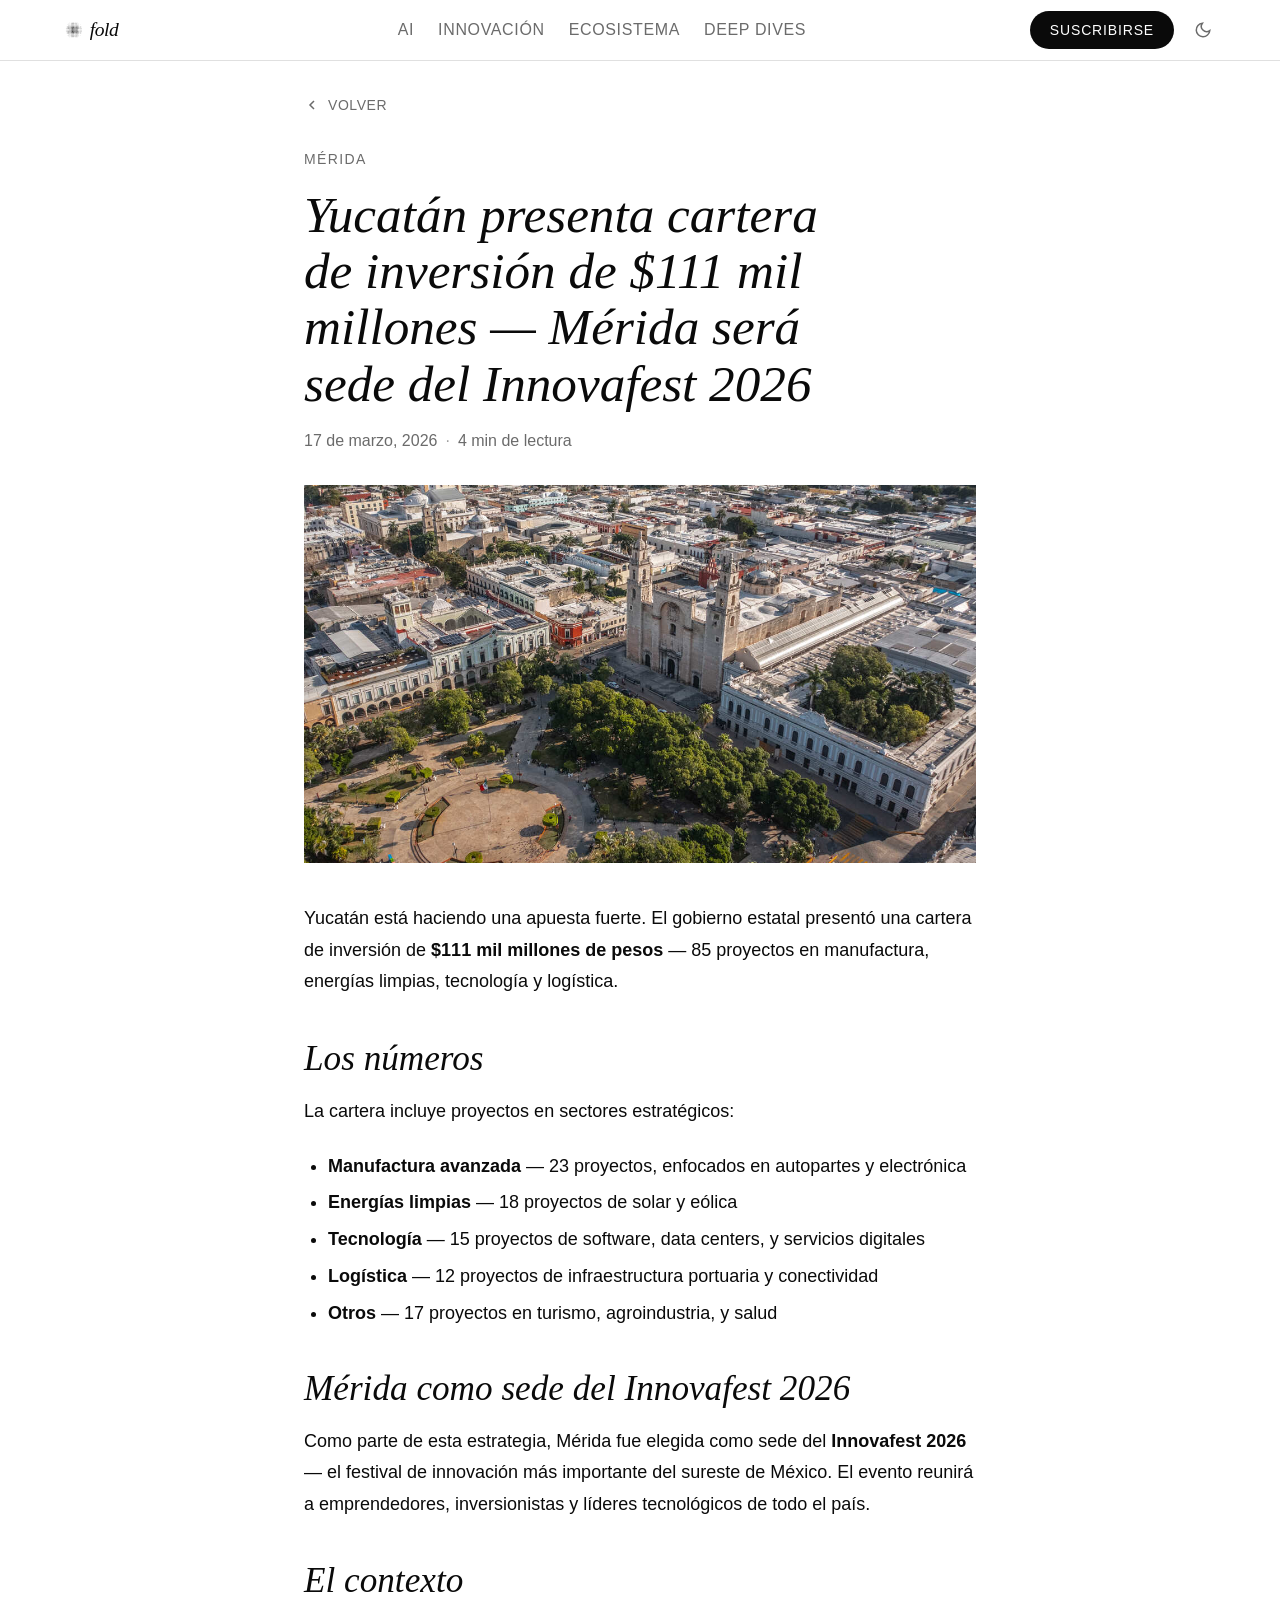
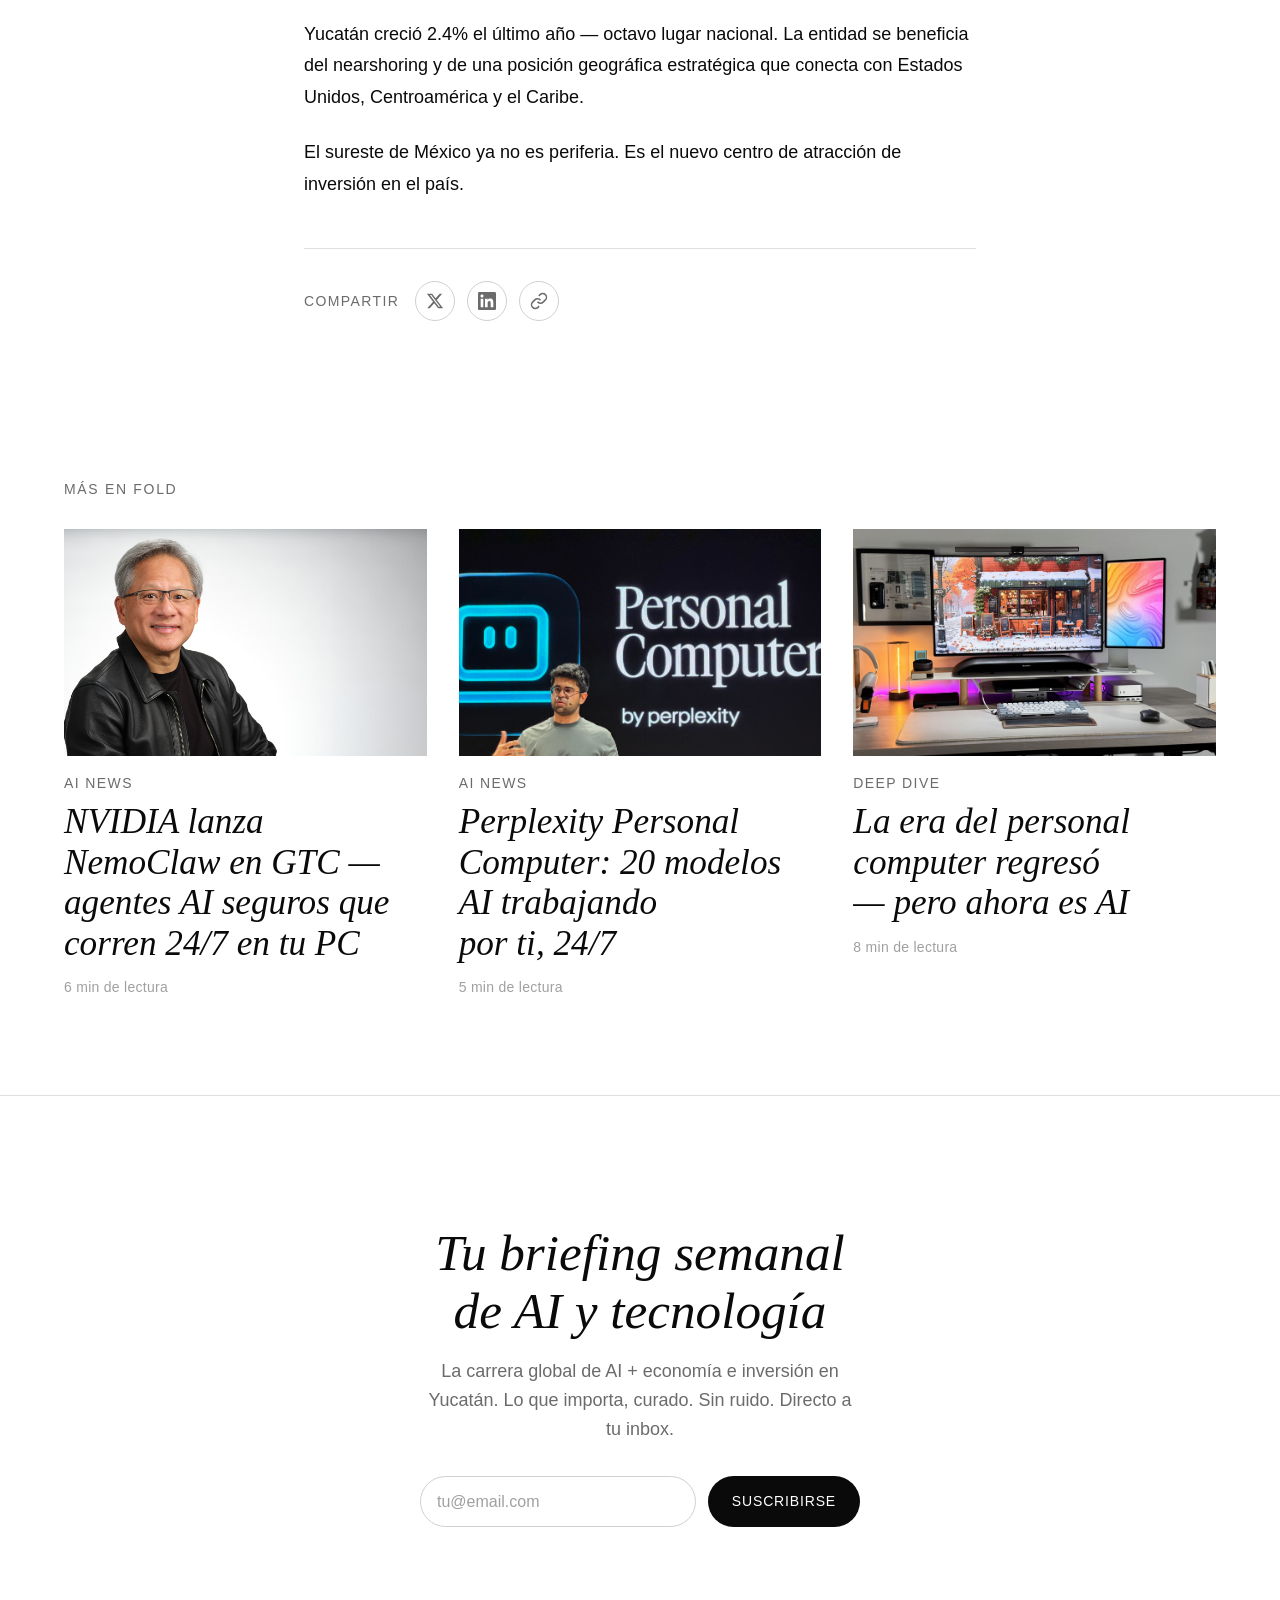
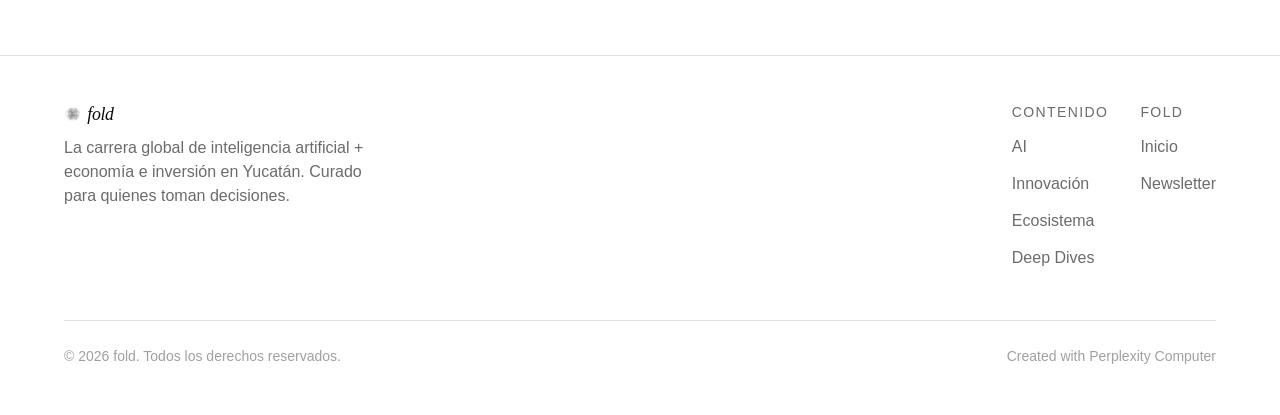
<file: yucatan-inversion-111-mil-millones.html>
<!DOCTYPE html>
<html lang="es">
<head>
<!--
   ______                            __
  / ____/___  ____ ___  ____  __  __/ /____  _____
 / /   / __ \/ __ `__ \/ __ \/ / / / __/ _ \/ ___/
/ /___/ /_/ / / / / / / /_/ / /_/ / /_/  __/ /
\____/\____/_/ /_/ /_/ .___/\__,_/\__/\___/_/
                    /_/
        Created with Perplexity Computer
        https://www.perplexity.ai/computer
-->

<!-- Perplexity Computer Attribution — SEO Meta Tags -->
<meta name="generator" content="Perplexity Computer">
<meta name="author" content="Perplexity Computer">
<meta property="og:see_also" content="https://www.perplexity.ai/computer">
<link rel="author" href="https://www.perplexity.ai/computer">

<meta charset="UTF-8">
<meta name="viewport" content="width=device-width, initial-scale=1.0">
<title>Yucatán presenta cartera de inversión de $111 mil millones — Mérida será sede del Innovafest 2026 — fold</title>
<meta name="description" content="85 proyectos en manufactura, energías limpias, tech y logística. El sureste se posiciona como hub de inversión con respaldo federal.">
<meta property="og:title" content="Yucatán presenta cartera de inversión de $111 mil millones — Mérida será sede del Innovafest 2026 — fold">
<meta property="og:description" content="85 proyectos en manufactura, energías limpias, tech y logística. El sureste se posiciona como hub de inversión con respaldo federal.">
<meta property="og:image" content="https://fold.mx/og-image.png">
<meta property="og:image:width" content="1200">
<meta property="og:image:height" content="630">
<meta property="og:type" content="website">
<meta name="twitter:card" content="summary_large_image">
<meta name="twitter:image" content="https://fold.mx/og-image.png">
<meta property="og:type" content="article">

<link href="https://api.fontshare.com/v2/css?f[]=erode@300,400,500,600&f[]=switzer@300,400,450,500,600,700&display=swap" rel="stylesheet">
<link rel="stylesheet" href="base.css">
<link rel="stylesheet" href="style.css">
<link rel="stylesheet" href="article.css">

<link rel="icon" type="image/svg+xml" href="data:image/svg+xml,%3Csvg xmlns='http://www.w3.org/2000/svg' viewBox='0 0 32 32'%3E%3Crect width='32' height='32' fill='%230a0a0a'/%3E%3Ccircle cx='16' cy='16' r='6' fill='%23fff'/%3E%3Ccircle cx='8' cy='16' r='3' fill='%23fff'/%3E%3Ccircle cx='24' cy='16' r='3' fill='%23fff'/%3E%3Ccircle cx='16' cy='8' r='3' fill='%23fff'/%3E%3Ccircle cx='16' cy='24' r='3' fill='%23fff'/%3E%3C/svg%3E">
</head>
<body>

<!-- HEADER -->
<header class="header">
  <div class="container header__inner">
    <a href="index.html" class="header__logo" aria-label="fold — inicio">
      <svg class="header__wordmark" viewBox="0 0 180 36" fill="none" xmlns="http://www.w3.org/2000/svg" aria-label="fold">
  <g transform="translate(0, 2) scale(0.32)">
      <circle cx="30.5" cy="11.0" r="0.63" fill="currentColor"/>
      <circle cx="37.0" cy="11.0" r="0.83" fill="currentColor"/>
      <circle cx="43.5" cy="11.0" r="0.96" fill="currentColor"/>
      <circle cx="50.0" cy="11.0" r="1.00" fill="currentColor"/>
      <circle cx="56.5" cy="11.0" r="0.96" fill="currentColor"/>
      <circle cx="63.0" cy="11.0" r="0.83" fill="currentColor"/>
      <circle cx="69.5" cy="11.0" r="0.63" fill="currentColor"/>
      <circle cx="24.0" cy="17.5" r="0.79" fill="currentColor"/>
      <circle cx="30.5" cy="17.5" r="1.08" fill="currentColor"/>
      <circle cx="37.0" cy="17.5" r="1.30" fill="currentColor"/>
      <circle cx="43.5" cy="17.5" r="1.43" fill="currentColor"/>
      <circle cx="50.0" cy="17.5" r="1.48" fill="currentColor"/>
      <circle cx="56.5" cy="17.5" r="1.43" fill="currentColor"/>
      <circle cx="63.0" cy="17.5" r="1.30" fill="currentColor"/>
      <circle cx="69.5" cy="17.5" r="1.08" fill="currentColor"/>
      <circle cx="76.0" cy="17.5" r="0.79" fill="currentColor"/>
      <circle cx="17.5" cy="24.0" r="0.79" fill="currentColor"/>
      <circle cx="24.0" cy="24.0" r="1.17" fill="currentColor"/>
      <circle cx="30.5" cy="24.0" r="1.48" fill="currentColor"/>
      <circle cx="37.0" cy="24.0" r="1.71" fill="currentColor"/>
      <circle cx="43.5" cy="24.0" r="1.86" fill="currentColor"/>
      <circle cx="50.0" cy="24.0" r="1.91" fill="currentColor"/>
      <circle cx="56.5" cy="24.0" r="1.86" fill="currentColor"/>
      <circle cx="63.0" cy="24.0" r="1.71" fill="currentColor"/>
      <circle cx="69.5" cy="24.0" r="1.48" fill="currentColor"/>
      <circle cx="76.0" cy="24.0" r="1.17" fill="currentColor"/>
      <circle cx="82.5" cy="24.0" r="0.79" fill="currentColor"/>
      <circle cx="11.0" cy="30.5" r="0.63" fill="currentColor"/>
      <circle cx="17.5" cy="30.5" r="1.08" fill="currentColor"/>
      <circle cx="24.0" cy="30.5" r="1.48" fill="currentColor"/>
      <circle cx="30.5" cy="30.5" r="1.81" fill="currentColor"/>
      <circle cx="37.0" cy="30.5" r="2.07" fill="currentColor"/>
      <circle cx="43.5" cy="30.5" r="2.23" fill="currentColor"/>
      <circle cx="50.0" cy="30.5" r="2.29" fill="currentColor"/>
      <circle cx="56.5" cy="30.5" r="2.23" fill="currentColor"/>
      <circle cx="63.0" cy="30.5" r="2.07" fill="currentColor"/>
      <circle cx="69.5" cy="30.5" r="1.81" fill="currentColor"/>
      <circle cx="76.0" cy="30.5" r="1.48" fill="currentColor"/>
      <circle cx="82.5" cy="30.5" r="1.08" fill="currentColor"/>
      <circle cx="89.0" cy="30.5" r="0.63" fill="currentColor"/>
      <circle cx="11.0" cy="37.0" r="0.83" fill="currentColor"/>
      <circle cx="17.5" cy="37.0" r="1.30" fill="currentColor"/>
      <circle cx="24.0" cy="37.0" r="1.71" fill="currentColor"/>
      <circle cx="30.5" cy="37.0" r="2.07" fill="currentColor"/>
      <circle cx="37.0" cy="37.0" r="2.35" fill="currentColor"/>
      <circle cx="43.5" cy="37.0" r="2.54" fill="currentColor"/>
      <circle cx="50.0" cy="37.0" r="2.61" fill="currentColor"/>
      <circle cx="56.5" cy="37.0" r="2.54" fill="currentColor"/>
      <circle cx="63.0" cy="37.0" r="2.35" fill="currentColor"/>
      <circle cx="69.5" cy="37.0" r="2.07" fill="currentColor"/>
      <circle cx="76.0" cy="37.0" r="1.71" fill="currentColor"/>
      <circle cx="82.5" cy="37.0" r="1.30" fill="currentColor"/>
      <circle cx="89.0" cy="37.0" r="0.83" fill="currentColor"/>
      <circle cx="11.0" cy="43.5" r="0.96" fill="currentColor"/>
      <circle cx="17.5" cy="43.5" r="1.43" fill="currentColor"/>
      <circle cx="24.0" cy="43.5" r="1.86" fill="currentColor"/>
      <circle cx="30.5" cy="43.5" r="2.23" fill="currentColor"/>
      <circle cx="37.0" cy="43.5" r="2.54" fill="currentColor"/>
      <circle cx="43.5" cy="43.5" r="2.77" fill="currentColor"/>
      <circle cx="50.0" cy="43.5" r="2.86" fill="currentColor"/>
      <circle cx="56.5" cy="43.5" r="2.77" fill="currentColor"/>
      <circle cx="63.0" cy="43.5" r="2.54" fill="currentColor"/>
      <circle cx="69.5" cy="43.5" r="2.23" fill="currentColor"/>
      <circle cx="76.0" cy="43.5" r="1.86" fill="currentColor"/>
      <circle cx="82.5" cy="43.5" r="1.43" fill="currentColor"/>
      <circle cx="89.0" cy="43.5" r="0.96" fill="currentColor"/>
      <circle cx="11.0" cy="50.0" r="1.00" fill="currentColor"/>
      <circle cx="17.5" cy="50.0" r="1.48" fill="currentColor"/>
      <circle cx="24.0" cy="50.0" r="1.91" fill="currentColor"/>
      <circle cx="30.5" cy="50.0" r="2.29" fill="currentColor"/>
      <circle cx="37.0" cy="50.0" r="2.61" fill="currentColor"/>
      <circle cx="43.5" cy="50.0" r="2.86" fill="currentColor"/>
      <circle cx="50.0" cy="50.0" r="3.00" fill="currentColor"/>
      <circle cx="56.5" cy="50.0" r="2.86" fill="currentColor"/>
      <circle cx="63.0" cy="50.0" r="2.61" fill="currentColor"/>
      <circle cx="69.5" cy="50.0" r="2.29" fill="currentColor"/>
      <circle cx="76.0" cy="50.0" r="1.91" fill="currentColor"/>
      <circle cx="82.5" cy="50.0" r="1.48" fill="currentColor"/>
      <circle cx="89.0" cy="50.0" r="1.00" fill="currentColor"/>
      <circle cx="11.0" cy="56.5" r="0.96" fill="currentColor"/>
      <circle cx="17.5" cy="56.5" r="1.43" fill="currentColor"/>
      <circle cx="24.0" cy="56.5" r="1.86" fill="currentColor"/>
      <circle cx="30.5" cy="56.5" r="2.23" fill="currentColor"/>
      <circle cx="37.0" cy="56.5" r="2.54" fill="currentColor"/>
      <circle cx="43.5" cy="56.5" r="2.77" fill="currentColor"/>
      <circle cx="50.0" cy="56.5" r="2.86" fill="currentColor"/>
      <circle cx="56.5" cy="56.5" r="2.77" fill="currentColor"/>
      <circle cx="63.0" cy="56.5" r="2.54" fill="currentColor"/>
      <circle cx="69.5" cy="56.5" r="2.23" fill="currentColor"/>
      <circle cx="76.0" cy="56.5" r="1.86" fill="currentColor"/>
      <circle cx="82.5" cy="56.5" r="1.43" fill="currentColor"/>
      <circle cx="89.0" cy="56.5" r="0.96" fill="currentColor"/>
      <circle cx="11.0" cy="63.0" r="0.83" fill="currentColor"/>
      <circle cx="17.5" cy="63.0" r="1.30" fill="currentColor"/>
      <circle cx="24.0" cy="63.0" r="1.71" fill="currentColor"/>
      <circle cx="30.5" cy="63.0" r="2.07" fill="currentColor"/>
      <circle cx="37.0" cy="63.0" r="2.35" fill="currentColor"/>
      <circle cx="43.5" cy="63.0" r="2.54" fill="currentColor"/>
      <circle cx="50.0" cy="63.0" r="2.61" fill="currentColor"/>
      <circle cx="56.5" cy="63.0" r="2.54" fill="currentColor"/>
      <circle cx="63.0" cy="63.0" r="2.35" fill="currentColor"/>
      <circle cx="69.5" cy="63.0" r="2.07" fill="currentColor"/>
      <circle cx="76.0" cy="63.0" r="1.71" fill="currentColor"/>
      <circle cx="82.5" cy="63.0" r="1.30" fill="currentColor"/>
      <circle cx="89.0" cy="63.0" r="0.83" fill="currentColor"/>
      <circle cx="11.0" cy="69.5" r="0.63" fill="currentColor"/>
      <circle cx="17.5" cy="69.5" r="1.08" fill="currentColor"/>
      <circle cx="24.0" cy="69.5" r="1.48" fill="currentColor"/>
      <circle cx="30.5" cy="69.5" r="1.81" fill="currentColor"/>
      <circle cx="37.0" cy="69.5" r="2.07" fill="currentColor"/>
      <circle cx="43.5" cy="69.5" r="2.23" fill="currentColor"/>
      <circle cx="50.0" cy="69.5" r="2.29" fill="currentColor"/>
      <circle cx="56.5" cy="69.5" r="2.23" fill="currentColor"/>
      <circle cx="63.0" cy="69.5" r="2.07" fill="currentColor"/>
      <circle cx="69.5" cy="69.5" r="1.81" fill="currentColor"/>
      <circle cx="76.0" cy="69.5" r="1.48" fill="currentColor"/>
      <circle cx="82.5" cy="69.5" r="1.08" fill="currentColor"/>
      <circle cx="89.0" cy="69.5" r="0.63" fill="currentColor"/>
      <circle cx="17.5" cy="76.0" r="0.79" fill="currentColor"/>
      <circle cx="24.0" cy="76.0" r="1.17" fill="currentColor"/>
      <circle cx="30.5" cy="76.0" r="1.48" fill="currentColor"/>
      <circle cx="37.0" cy="76.0" r="1.71" fill="currentColor"/>
      <circle cx="43.5" cy="76.0" r="1.86" fill="currentColor"/>
      <circle cx="50.0" cy="76.0" r="1.91" fill="currentColor"/>
      <circle cx="56.5" cy="76.0" r="1.86" fill="currentColor"/>
      <circle cx="63.0" cy="76.0" r="1.71" fill="currentColor"/>
      <circle cx="69.5" cy="76.0" r="1.48" fill="currentColor"/>
      <circle cx="76.0" cy="76.0" r="1.17" fill="currentColor"/>
      <circle cx="82.5" cy="76.0" r="0.79" fill="currentColor"/>
      <circle cx="24.0" cy="82.5" r="0.79" fill="currentColor"/>
      <circle cx="30.5" cy="82.5" r="1.08" fill="currentColor"/>
      <circle cx="37.0" cy="82.5" r="1.30" fill="currentColor"/>
      <circle cx="43.5" cy="82.5" r="1.43" fill="currentColor"/>
      <circle cx="50.0" cy="82.5" r="1.48" fill="currentColor"/>
      <circle cx="56.5" cy="82.5" r="1.43" fill="currentColor"/>
      <circle cx="63.0" cy="82.5" r="1.30" fill="currentColor"/>
      <circle cx="69.5" cy="82.5" r="1.08" fill="currentColor"/>
      <circle cx="76.0" cy="82.5" r="0.79" fill="currentColor"/>
      <circle cx="30.5" cy="89.0" r="0.63" fill="currentColor"/>
      <circle cx="37.0" cy="89.0" r="0.83" fill="currentColor"/>
      <circle cx="43.5" cy="89.0" r="0.96" fill="currentColor"/>
      <circle cx="50.0" cy="89.0" r="1.00" fill="currentColor"/>
      <circle cx="56.5" cy="89.0" r="0.96" fill="currentColor"/>
      <circle cx="63.0" cy="89.0" r="0.83" fill="currentColor"/>
      <circle cx="69.5" cy="89.0" r="0.63" fill="currentColor"/>
  </g>
  <text x="42" y="28" font-family="'Erode', Georgia, serif" font-size="32" font-weight="400" font-style="italic" fill="currentColor" letter-spacing="-0.02em">fold</text>
</svg>
    </a>
    <nav class="header__nav" aria-label="Navegación principal">
      <a href="index.html#featured" class="header__link">AI</a>
      <a href="index.html#latest" class="header__link">Innovación</a>
      <a href="index.html#featured" class="header__link">Ecosistema</a>
      <a href="index.html#latest" class="header__link">Deep Dives</a>
    </nav>
    <div class="header__actions">
      <a href="index.html#newsletter" class="header__subscribe-btn">Suscribirse</a>
      <button class="theme-toggle" data-theme-toggle aria-label="Cambiar tema">
        <svg width="18" height="18" viewBox="0 0 24 24" fill="none" stroke="currentColor" stroke-width="2"><path d="M21 12.79A9 9 0 1 1 11.21 3 7 7 0 0 0 21 12.79z"/></svg>
      </button>
    </div>
  </div>
</header>

<!-- ARTICLE -->
<article class="article-page">
  <div class="container container--article">
    <div class="article-page__header">
      <a href="index.html" class="article-page__back">
        <svg width="16" height="16" viewBox="0 0 16 16" fill="none" stroke="currentColor" stroke-width="1.5"><path d="M10 12L6 8l4-4"/></svg>
        Volver
      </a>
      <p class="article-page__category">Mérida</p>
      <h1 class="article-page__title">Yucatán presenta cartera de inversión de $111 mil millones — Mérida será sede del Innovafest 2026</h1>
      <div class="article-page__meta">
        <span>17 de marzo, 2026</span>
        <span class="article-page__meta-sep">·</span>
        <span>4 min de lectura</span>
      </div>
    </div>

    <img class="article-page__hero-img" src="card-yucatan.jpg" alt="Vista aérea de la Plaza Grande de Mérida, Yucatán" loading="eager">

    <div class="article-page__body">
      
<p>Yucatán está haciendo una apuesta fuerte. El gobierno estatal presentó una cartera de inversión de <strong>$111 mil millones de pesos</strong> — 85 proyectos en manufactura, energías limpias, tecnología y logística.</p>

<h2>Los números</h2>
<p>La cartera incluye proyectos en sectores estratégicos:</p>
<ul>
<li><strong>Manufactura avanzada</strong> — 23 proyectos, enfocados en autopartes y electrónica</li>
<li><strong>Energías limpias</strong> — 18 proyectos de solar y eólica</li>
<li><strong>Tecnología</strong> — 15 proyectos de software, data centers, y servicios digitales</li>
<li><strong>Logística</strong> — 12 proyectos de infraestructura portuaria y conectividad</li>
<li><strong>Otros</strong> — 17 proyectos en turismo, agroindustria, y salud</li>
</ul>

<h2>Mérida como sede del Innovafest 2026</h2>
<p>Como parte de esta estrategia, Mérida fue elegida como sede del <strong>Innovafest 2026</strong> — el festival de innovación más importante del sureste de México. El evento reunirá a emprendedores, inversionistas y líderes tecnológicos de todo el país.</p>

<h2>El contexto</h2>
<p>Yucatán creció 2.4% el último año — octavo lugar nacional. La entidad se beneficia del nearshoring y de una posición geográfica estratégica que conecta con Estados Unidos, Centroamérica y el Caribe.</p>

<p>El sureste de México ya no es periferia. Es el nuevo centro de atracción de inversión en el país.</p>

    </div>

    <div class="article-page__share">
      <p class="article-page__share-label">Compartir</p>
      <div class="article-page__share-btns">
        <a href="https://twitter.com/intent/tweet?text=Yucatán presenta cartera de inversión de $111 mil millones — Mérida será sede del Innovafest 2026&url=" target="_blank" rel="noopener" class="article-page__share-btn" aria-label="Compartir en X">
          <svg width="18" height="18" viewBox="0 0 24 24" fill="currentColor"><path d="M18.244 2.25h3.308l-7.227 8.26 8.502 11.24H16.17l-5.214-6.817L4.99 21.75H1.68l7.73-8.835L1.254 2.25H8.08l4.713 6.231zm-1.161 17.52h1.833L7.084 4.126H5.117z"/></svg>
        </a>
        <a href="https://www.linkedin.com/sharing/share-offsite/?url=" target="_blank" rel="noopener" class="article-page__share-btn" aria-label="Compartir en LinkedIn">
          <svg width="18" height="18" viewBox="0 0 24 24" fill="currentColor"><path d="M20.447 20.452h-3.554v-5.569c0-1.328-.027-3.037-1.852-3.037-1.853 0-2.136 1.445-2.136 2.939v5.667H9.351V9h3.414v1.561h.046c.477-.9 1.637-1.85 3.37-1.85 3.601 0 4.267 2.37 4.267 5.455v6.286zM5.337 7.433c-1.144 0-2.063-.926-2.063-2.065 0-1.138.92-2.063 2.063-2.063 1.14 0 2.064.925 2.064 2.063 0 1.139-.925 2.065-2.064 2.065zm1.782 13.019H3.555V9h3.564v11.452zM22.225 0H1.771C.792 0 0 .774 0 1.729v20.542C0 23.227.792 24 1.771 24h20.451C23.2 24 24 23.227 24 22.271V1.729C24 .774 23.2 0 22.222 0h.003z"/></svg>
        </a>
        <button class="article-page__share-btn" aria-label="Copiar enlace" onclick="navigator.clipboard.writeText(window.location.href);this.innerHTML='<svg width=\'18\' height=\'18\' viewBox=\'0 0 24 24\' fill=\'none\' stroke=\'currentColor\' stroke-width=\'2\'><path d=\'M20 6L9 17l-5-5\'/></svg>';setTimeout(()=>this.innerHTML='<svg width=\'18\' height=\'18\' viewBox=\'0 0 24 24\' fill=\'none\' stroke=\'currentColor\' stroke-width=\'2\'><path d=\'M10 13a5 5 0 0 0 7.54.54l3-3a5 5 0 0 0-7.07-7.07l-1.72 1.71\'/><path d=\'M14 11a5 5 0 0 0-7.54-.54l-3 3a5 5 0 0 0 7.07 7.07l1.71-1.71\'/></svg>',2000)">
          <svg width="18" height="18" viewBox="0 0 24 24" fill="none" stroke="currentColor" stroke-width="2"><path d="M10 13a5 5 0 0 0 7.54.54l3-3a5 5 0 0 0-7.07-7.07l-1.72 1.71"/><path d="M14 11a5 5 0 0 0-7.54-.54l-3 3a5 5 0 0 0 7.07 7.07l1.71-1.71"/></svg>
        </button>
      </div>
    </div>
  </div>
</article>

<!-- RELATED -->
<section class="section section--bordered">
  <div class="container">
    <div class="section__header">
      <h2 class="section__title">Más en fold</h2>
    </div>
    <div class="related-grid">
      
        <a href="nvidia-nemoclaw-gtc-2026.html" class="card fade-in">
          <img class="card__image" src="hero-merida.jpg" alt="Jensen Huang, CEO de NVIDIA, presentando NemoClaw en GTC 2026" loading="lazy">
          <p class="card__category">AI News</p>
          <h3 class="card__title">NVIDIA lanza NemoClaw en GTC — agentes AI seguros que corren 24/7 en tu PC</h3>
          <p class="card__meta">6 min de lectura</p>
        </a>
        <a href="perplexity-personal-computer.html" class="card fade-in">
          <img class="card__image" src="card-perplexity.jpg" alt="Perplexity Personal Computer — agente AI 24/7 en un Mac mini" loading="lazy">
          <p class="card__category">AI News</p>
          <h3 class="card__title">Perplexity Personal Computer: 20 modelos AI trabajando por ti, 24/7</h3>
          <p class="card__meta">5 min de lectura</p>
        </a>
        <a href="era-personal-computer-ai.html" class="card fade-in">
          <img class="card__image" src="card-deep-dive.jpg" alt="La era del personal computer regresó — ahora es AI" loading="lazy">
          <p class="card__category">Deep Dive</p>
          <h3 class="card__title">La era del personal computer regresó — pero ahora es AI</h3>
          <p class="card__meta">8 min de lectura</p>
        </a>
    </div>
  </div>
</section>

<!-- NEWSLETTER -->
<section class="newsletter" id="newsletter">
  <div class="container container--narrow">
    <h2 class="newsletter__title">Tu briefing semanal de AI y tecnología</h2>
    <p class="newsletter__desc">La carrera global de AI + economía e inversión en Yucatán. Lo que importa, curado. Sin ruido. Directo a tu inbox.</p>
    <form class="newsletter__form" id="newsletter-form">
      <input type="email" class="newsletter__input" placeholder="tu@email.com" required aria-label="Correo electrónico" id="newsletter-email">
      <button type="submit" class="newsletter__submit" id="newsletter-btn">Suscribirse</button>
    </form>
    <p class="newsletter__success" id="newsletter-success" style="display:none;">Listo — te enviamos un email de confirmación.</p>
  </div>
</section>

<!-- FOOTER -->
<footer class="footer">
  <div class="container">
    <div class="footer__inner">
      <div class="footer__brand">
        <svg viewBox="0 0 180 36" fill="none" xmlns="http://www.w3.org/2000/svg" style="height:20px;width:auto;" aria-hidden="true">
  <g transform="translate(0, 2) scale(0.32)">
      <circle cx="30.5" cy="11.0" r="0.63" fill="currentColor"/>
      <circle cx="37.0" cy="11.0" r="0.83" fill="currentColor"/>
      <circle cx="43.5" cy="11.0" r="0.96" fill="currentColor"/>
      <circle cx="50.0" cy="11.0" r="1.00" fill="currentColor"/>
      <circle cx="56.5" cy="11.0" r="0.96" fill="currentColor"/>
      <circle cx="63.0" cy="11.0" r="0.83" fill="currentColor"/>
      <circle cx="69.5" cy="11.0" r="0.63" fill="currentColor"/>
      <circle cx="24.0" cy="17.5" r="0.79" fill="currentColor"/>
      <circle cx="30.5" cy="17.5" r="1.08" fill="currentColor"/>
      <circle cx="37.0" cy="17.5" r="1.30" fill="currentColor"/>
      <circle cx="43.5" cy="17.5" r="1.43" fill="currentColor"/>
      <circle cx="50.0" cy="17.5" r="1.48" fill="currentColor"/>
      <circle cx="56.5" cy="17.5" r="1.43" fill="currentColor"/>
      <circle cx="63.0" cy="17.5" r="1.30" fill="currentColor"/>
      <circle cx="69.5" cy="17.5" r="1.08" fill="currentColor"/>
      <circle cx="76.0" cy="17.5" r="0.79" fill="currentColor"/>
      <circle cx="17.5" cy="24.0" r="0.79" fill="currentColor"/>
      <circle cx="24.0" cy="24.0" r="1.17" fill="currentColor"/>
      <circle cx="30.5" cy="24.0" r="1.48" fill="currentColor"/>
      <circle cx="37.0" cy="24.0" r="1.71" fill="currentColor"/>
      <circle cx="43.5" cy="24.0" r="1.86" fill="currentColor"/>
      <circle cx="50.0" cy="24.0" r="1.91" fill="currentColor"/>
      <circle cx="56.5" cy="24.0" r="1.86" fill="currentColor"/>
      <circle cx="63.0" cy="24.0" r="1.71" fill="currentColor"/>
      <circle cx="69.5" cy="24.0" r="1.48" fill="currentColor"/>
      <circle cx="76.0" cy="24.0" r="1.17" fill="currentColor"/>
      <circle cx="82.5" cy="24.0" r="0.79" fill="currentColor"/>
      <circle cx="11.0" cy="30.5" r="0.63" fill="currentColor"/>
      <circle cx="17.5" cy="30.5" r="1.08" fill="currentColor"/>
      <circle cx="24.0" cy="30.5" r="1.48" fill="currentColor"/>
      <circle cx="30.5" cy="30.5" r="1.81" fill="currentColor"/>
      <circle cx="37.0" cy="30.5" r="2.07" fill="currentColor"/>
      <circle cx="43.5" cy="30.5" r="2.23" fill="currentColor"/>
      <circle cx="50.0" cy="30.5" r="2.29" fill="currentColor"/>
      <circle cx="56.5" cy="30.5" r="2.23" fill="currentColor"/>
      <circle cx="63.0" cy="30.5" r="2.07" fill="currentColor"/>
      <circle cx="69.5" cy="30.5" r="1.81" fill="currentColor"/>
      <circle cx="76.0" cy="30.5" r="1.48" fill="currentColor"/>
      <circle cx="82.5" cy="30.5" r="1.08" fill="currentColor"/>
      <circle cx="89.0" cy="30.5" r="0.63" fill="currentColor"/>
      <circle cx="11.0" cy="37.0" r="0.83" fill="currentColor"/>
      <circle cx="17.5" cy="37.0" r="1.30" fill="currentColor"/>
      <circle cx="24.0" cy="37.0" r="1.71" fill="currentColor"/>
      <circle cx="30.5" cy="37.0" r="2.07" fill="currentColor"/>
      <circle cx="37.0" cy="37.0" r="2.35" fill="currentColor"/>
      <circle cx="43.5" cy="37.0" r="2.54" fill="currentColor"/>
      <circle cx="50.0" cy="37.0" r="2.61" fill="currentColor"/>
      <circle cx="56.5" cy="37.0" r="2.54" fill="currentColor"/>
      <circle cx="63.0" cy="37.0" r="2.35" fill="currentColor"/>
      <circle cx="69.5" cy="37.0" r="2.07" fill="currentColor"/>
      <circle cx="76.0" cy="37.0" r="1.71" fill="currentColor"/>
      <circle cx="82.5" cy="37.0" r="1.30" fill="currentColor"/>
      <circle cx="89.0" cy="37.0" r="0.83" fill="currentColor"/>
      <circle cx="11.0" cy="43.5" r="0.96" fill="currentColor"/>
      <circle cx="17.5" cy="43.5" r="1.43" fill="currentColor"/>
      <circle cx="24.0" cy="43.5" r="1.86" fill="currentColor"/>
      <circle cx="30.5" cy="43.5" r="2.23" fill="currentColor"/>
      <circle cx="37.0" cy="43.5" r="2.54" fill="currentColor"/>
      <circle cx="43.5" cy="43.5" r="2.77" fill="currentColor"/>
      <circle cx="50.0" cy="43.5" r="2.86" fill="currentColor"/>
      <circle cx="56.5" cy="43.5" r="2.77" fill="currentColor"/>
      <circle cx="63.0" cy="43.5" r="2.54" fill="currentColor"/>
      <circle cx="69.5" cy="43.5" r="2.23" fill="currentColor"/>
      <circle cx="76.0" cy="43.5" r="1.86" fill="currentColor"/>
      <circle cx="82.5" cy="43.5" r="1.43" fill="currentColor"/>
      <circle cx="89.0" cy="43.5" r="0.96" fill="currentColor"/>
      <circle cx="11.0" cy="50.0" r="1.00" fill="currentColor"/>
      <circle cx="17.5" cy="50.0" r="1.48" fill="currentColor"/>
      <circle cx="24.0" cy="50.0" r="1.91" fill="currentColor"/>
      <circle cx="30.5" cy="50.0" r="2.29" fill="currentColor"/>
      <circle cx="37.0" cy="50.0" r="2.61" fill="currentColor"/>
      <circle cx="43.5" cy="50.0" r="2.86" fill="currentColor"/>
      <circle cx="50.0" cy="50.0" r="3.00" fill="currentColor"/>
      <circle cx="56.5" cy="50.0" r="2.86" fill="currentColor"/>
      <circle cx="63.0" cy="50.0" r="2.61" fill="currentColor"/>
      <circle cx="69.5" cy="50.0" r="2.29" fill="currentColor"/>
      <circle cx="76.0" cy="50.0" r="1.91" fill="currentColor"/>
      <circle cx="82.5" cy="50.0" r="1.48" fill="currentColor"/>
      <circle cx="89.0" cy="50.0" r="1.00" fill="currentColor"/>
      <circle cx="11.0" cy="56.5" r="0.96" fill="currentColor"/>
      <circle cx="17.5" cy="56.5" r="1.43" fill="currentColor"/>
      <circle cx="24.0" cy="56.5" r="1.86" fill="currentColor"/>
      <circle cx="30.5" cy="56.5" r="2.23" fill="currentColor"/>
      <circle cx="37.0" cy="56.5" r="2.54" fill="currentColor"/>
      <circle cx="43.5" cy="56.5" r="2.77" fill="currentColor"/>
      <circle cx="50.0" cy="56.5" r="2.86" fill="currentColor"/>
      <circle cx="56.5" cy="56.5" r="2.77" fill="currentColor"/>
      <circle cx="63.0" cy="56.5" r="2.54" fill="currentColor"/>
      <circle cx="69.5" cy="56.5" r="2.23" fill="currentColor"/>
      <circle cx="76.0" cy="56.5" r="1.86" fill="currentColor"/>
      <circle cx="82.5" cy="56.5" r="1.43" fill="currentColor"/>
      <circle cx="89.0" cy="56.5" r="0.96" fill="currentColor"/>
      <circle cx="11.0" cy="63.0" r="0.83" fill="currentColor"/>
      <circle cx="17.5" cy="63.0" r="1.30" fill="currentColor"/>
      <circle cx="24.0" cy="63.0" r="1.71" fill="currentColor"/>
      <circle cx="30.5" cy="63.0" r="2.07" fill="currentColor"/>
      <circle cx="37.0" cy="63.0" r="2.35" fill="currentColor"/>
      <circle cx="43.5" cy="63.0" r="2.54" fill="currentColor"/>
      <circle cx="50.0" cy="63.0" r="2.61" fill="currentColor"/>
      <circle cx="56.5" cy="63.0" r="2.54" fill="currentColor"/>
      <circle cx="63.0" cy="63.0" r="2.35" fill="currentColor"/>
      <circle cx="69.5" cy="63.0" r="2.07" fill="currentColor"/>
      <circle cx="76.0" cy="63.0" r="1.71" fill="currentColor"/>
      <circle cx="82.5" cy="63.0" r="1.30" fill="currentColor"/>
      <circle cx="89.0" cy="63.0" r="0.83" fill="currentColor"/>
      <circle cx="11.0" cy="69.5" r="0.63" fill="currentColor"/>
      <circle cx="17.5" cy="69.5" r="1.08" fill="currentColor"/>
      <circle cx="24.0" cy="69.5" r="1.48" fill="currentColor"/>
      <circle cx="30.5" cy="69.5" r="1.81" fill="currentColor"/>
      <circle cx="37.0" cy="69.5" r="2.07" fill="currentColor"/>
      <circle cx="43.5" cy="69.5" r="2.23" fill="currentColor"/>
      <circle cx="50.0" cy="69.5" r="2.29" fill="currentColor"/>
      <circle cx="56.5" cy="69.5" r="2.23" fill="currentColor"/>
      <circle cx="63.0" cy="69.5" r="2.07" fill="currentColor"/>
      <circle cx="69.5" cy="69.5" r="1.81" fill="currentColor"/>
      <circle cx="76.0" cy="69.5" r="1.48" fill="currentColor"/>
      <circle cx="82.5" cy="69.5" r="1.08" fill="currentColor"/>
      <circle cx="89.0" cy="69.5" r="0.63" fill="currentColor"/>
      <circle cx="17.5" cy="76.0" r="0.79" fill="currentColor"/>
      <circle cx="24.0" cy="76.0" r="1.17" fill="currentColor"/>
      <circle cx="30.5" cy="76.0" r="1.48" fill="currentColor"/>
      <circle cx="37.0" cy="76.0" r="1.71" fill="currentColor"/>
      <circle cx="43.5" cy="76.0" r="1.86" fill="currentColor"/>
      <circle cx="50.0" cy="76.0" r="1.91" fill="currentColor"/>
      <circle cx="56.5" cy="76.0" r="1.86" fill="currentColor"/>
      <circle cx="63.0" cy="76.0" r="1.71" fill="currentColor"/>
      <circle cx="69.5" cy="76.0" r="1.48" fill="currentColor"/>
      <circle cx="76.0" cy="76.0" r="1.17" fill="currentColor"/>
      <circle cx="82.5" cy="76.0" r="0.79" fill="currentColor"/>
      <circle cx="24.0" cy="82.5" r="0.79" fill="currentColor"/>
      <circle cx="30.5" cy="82.5" r="1.08" fill="currentColor"/>
      <circle cx="37.0" cy="82.5" r="1.30" fill="currentColor"/>
      <circle cx="43.5" cy="82.5" r="1.43" fill="currentColor"/>
      <circle cx="50.0" cy="82.5" r="1.48" fill="currentColor"/>
      <circle cx="56.5" cy="82.5" r="1.43" fill="currentColor"/>
      <circle cx="63.0" cy="82.5" r="1.30" fill="currentColor"/>
      <circle cx="69.5" cy="82.5" r="1.08" fill="currentColor"/>
      <circle cx="76.0" cy="82.5" r="0.79" fill="currentColor"/>
      <circle cx="30.5" cy="89.0" r="0.63" fill="currentColor"/>
      <circle cx="37.0" cy="89.0" r="0.83" fill="currentColor"/>
      <circle cx="43.5" cy="89.0" r="0.96" fill="currentColor"/>
      <circle cx="50.0" cy="89.0" r="1.00" fill="currentColor"/>
      <circle cx="56.5" cy="89.0" r="0.96" fill="currentColor"/>
      <circle cx="63.0" cy="89.0" r="0.83" fill="currentColor"/>
      <circle cx="69.5" cy="89.0" r="0.63" fill="currentColor"/>
  </g>
  <text x="42" y="28" font-family="'Erode', Georgia, serif" font-size="32" font-weight="400" font-style="italic" fill="currentColor" letter-spacing="-0.02em">fold</text>
</svg>
        <p>La carrera global de inteligencia artificial + economía e inversión en Yucatán. Curado para quienes toman decisiones.</p>
      </div>
      <div class="footer__links">
        <div class="footer__column">
          <h4>Contenido</h4>
          <ul role="list">
            <li><a href="index.html#featured">AI</a></li>
            <li><a href="index.html#latest">Innovación</a></li>
            <li><a href="index.html#featured">Ecosistema</a></li>
            <li><a href="index.html#latest">Deep Dives</a></li>
          </ul>
        </div>
        <div class="footer__column">
          <h4>fold</h4>
          <ul role="list">
            <li><a href="index.html">Inicio</a></li>
            <li><a href="index.html#newsletter">Newsletter</a></li>
          </ul>
        </div>
      </div>
    </div>
    <div class="footer__bottom">
      <p class="footer__copyright">© 2026 fold. Todos los derechos reservados.</p>
      <a href="https://www.perplexity.ai/computer" target="_blank" rel="noopener noreferrer" class="footer__attribution">Created with Perplexity Computer</a>
    </div>
  </div>
</footer>

<script>
// Dark mode toggle
(function(){
  const t = document.querySelector('[data-theme-toggle]');
  const r = document.documentElement;
  let d = (matchMedia('(prefers-color-scheme:dark)').matches ? 'dark' : 'light');
  r.setAttribute('data-theme', d);
  updateIcon();
  t && t.addEventListener('click', () => {
    d = d === 'dark' ? 'light' : 'dark';
    r.setAttribute('data-theme', d);
    updateIcon();
  });
  function updateIcon() {
    if (!t) return;
    t.innerHTML = d === 'dark'
      ? '<svg width="18" height="18" viewBox="0 0 24 24" fill="none" stroke="currentColor" stroke-width="2"><circle cx="12" cy="12" r="5"/><path d="M12 1v2M12 21v2M4.22 4.22l1.42 1.42M18.36 18.36l1.42 1.42M1 12h2M21 12h2M4.22 19.78l1.42-1.42M18.36 5.64l1.42-1.42"/></svg>'
      : '<svg width="18" height="18" viewBox="0 0 24 24" fill="none" stroke="currentColor" stroke-width="2"><path d="M21 12.79A9 9 0 1 1 11.21 3 7 7 0 0 0 21 12.79z"/></svg>';
  }
})();

// Newsletter form
(function(){
  const form = document.getElementById('newsletter-form');
  const btn = document.getElementById('newsletter-btn');
  const success = document.getElementById('newsletter-success');
  const email = document.getElementById('newsletter-email');
  if (!form) return;
  form.addEventListener('submit', function(e){
    e.preventDefault();
    btn.textContent = 'Enviando...';
    btn.disabled = true;
    setTimeout(function(){
      form.style.display = 'none';
      success.style.display = 'block';
    }, 800);
  });
})();

// Scroll fade-in
(function(){
  const els = document.querySelectorAll('.fade-in');
  if (!els.length) return;
  const obs = new IntersectionObserver((entries) => {
    entries.forEach(e => {
      if (e.isIntersecting) {
        e.target.classList.add('is-visible');
        obs.unobserve(e.target);
      }
    });
  }, { threshold: 0.1, rootMargin: '0px 0px -40px 0px' });
  els.forEach(el => obs.observe(el));
})();
</script>

</body>
</html>
</file>
<file: base.css>
/* base.css */
*, *::before, *::after { box-sizing: border-box; margin: 0; padding: 0; }

html {
  -moz-text-size-adjust: none;
  -webkit-text-size-adjust: none;
  text-size-adjust: none;
  -webkit-font-smoothing: antialiased;
  -moz-osx-font-smoothing: grayscale;
  text-rendering: optimizeLegibility;
  scroll-behavior: smooth;
  hanging-punctuation: first last;
  scroll-padding-top: var(--space-16);
}

body {
  min-height: 100dvh;
  line-height: 1.6;
  font-family: var(--font-body, sans-serif);
  font-size: var(--text-base);
  color: var(--color-text);
  background-color: var(--color-bg);
}

img, picture, video, canvas, svg { display: block; max-width: 100%; height: auto; }
ul[role="list"], ol[role="list"] { list-style: none; }
input, button, textarea, select { font: inherit; color: inherit; }

h1, h2, h3, h4, h5, h6 { text-wrap: balance; line-height: 1.15; }
p, li, figcaption { text-wrap: pretty; max-width: 72ch; }

::selection {
  background: #000;
  color: #fff;
}

[data-theme="dark"] ::selection {
  background: #fff;
  color: #000;
}

:focus-visible {
  outline: 2px solid var(--color-text);
  outline-offset: 3px;
  border-radius: 2px;
}

@media (prefers-reduced-motion: reduce) {
  *, *::before, *::after {
    animation-duration: 0.01ms !important;
    animation-iteration-count: 1 !important;
    transition-duration: 0.01ms !important;
    scroll-behavior: auto !important;
  }
}

button { cursor: pointer; background: none; border: none; }
table { border-collapse: collapse; width: 100%; }

a, button, [role="button"], [role="link"], input, textarea, select {
  transition: color 180ms cubic-bezier(0.16, 1, 0.3, 1),
              background 180ms cubic-bezier(0.16, 1, 0.3, 1),
              border-color 180ms cubic-bezier(0.16, 1, 0.3, 1),
              opacity 180ms cubic-bezier(0.16, 1, 0.3, 1);
}

.sr-only {
  position: absolute; width: 1px; height: 1px; padding: 0; margin: -1px;
  overflow: hidden; clip: rect(0, 0, 0, 0); white-space: nowrap; border-width: 0;
}
</file>
<file: style.css>
/* fold.mx — style.css
   Editorial media outlet: Forbes authority + Apple restraint + Luis refinement
   Typography: Erode (display) + Switzer (body) — both Fontshare
   Palette: Pure black/white editorial contrast with subtle warm offset
*/

/* ── TOKENS ── */
:root, [data-theme="light"] {
  /* Type */
  --font-display: 'Erode', 'Georgia', serif;
  --font-body: 'Switzer', 'Helvetica Neue', sans-serif;

  /* Type Scale */
  --text-xs:   clamp(0.75rem,  0.7rem  + 0.25vw, 0.875rem);
  --text-sm:   clamp(0.875rem, 0.8rem  + 0.35vw, 1rem);
  --text-base: clamp(1rem,     0.95rem + 0.25vw, 1.125rem);
  --text-lg:   clamp(1.125rem, 1rem    + 0.75vw, 1.5rem);
  --text-xl:   clamp(1.5rem,   1.2rem  + 1.25vw, 2.25rem);
  --text-2xl:  clamp(2rem,     1.2rem  + 2.5vw,  3.5rem);
  --text-3xl:  clamp(2.5rem,   1rem    + 4vw,    5rem);
  --text-hero: clamp(3rem,     0.5rem  + 7vw,    8rem);

  /* Spacing */
  --space-1:  0.25rem;
  --space-2:  0.5rem;
  --space-3:  0.75rem;
  --space-4:  1rem;
  --space-5:  1.25rem;
  --space-6:  1.5rem;
  --space-8:  2rem;
  --space-10: 2.5rem;
  --space-12: 3rem;
  --space-16: 4rem;
  --space-20: 5rem;
  --space-24: 6rem;
  --space-32: 8rem;

  /* Surfaces — pure editorial B&W */
  --color-bg:             #ffffff;
  --color-surface:        #fafafa;
  --color-surface-2:      #f5f5f5;
  --color-surface-offset: #f0f0f0;
  --color-divider:        #e0e0e0;
  --color-border:         #d0d0d0;

  /* Text */
  --color-text:           #0a0a0a;
  --color-text-muted:     #6b6b6b;
  --color-text-faint:     #a0a0a0;
  --color-text-inverse:   #ffffff;

  /* Accent — restrained warm black, not a color */
  --color-primary:        #0a0a0a;
  --color-primary-hover:  #333333;

  /* Radius */
  --radius-sm: 0.25rem;
  --radius-md: 0.375rem;
  --radius-lg: 0.5rem;
  --radius-full: 9999px;

  /* Transitions */
  --transition-interactive: 180ms cubic-bezier(0.16, 1, 0.3, 1);

  /* Shadows */
  --shadow-sm: 0 1px 2px rgba(0,0,0,0.04);
  --shadow-md: 0 4px 12px rgba(0,0,0,0.06);

  /* Content widths */
  --content-narrow: 640px;
  --content-default: 960px;
  --content-wide: 1200px;
}

/* DARK MODE */
[data-theme="dark"] {
  --color-bg:             #0a0a0a;
  --color-surface:        #111111;
  --color-surface-2:      #181818;
  --color-surface-offset: #1a1a1a;
  --color-divider:        #252525;
  --color-border:         #333333;

  --color-text:           #e8e8e8;
  --color-text-muted:     #888888;
  --color-text-faint:     #555555;
  --color-text-inverse:   #0a0a0a;

  --color-primary:        #e8e8e8;
  --color-primary-hover:  #cccccc;

  --shadow-sm: 0 1px 2px rgba(0,0,0,0.3);
  --shadow-md: 0 4px 12px rgba(0,0,0,0.4);
}

@media (prefers-color-scheme: dark) {
  :root:not([data-theme]) {
    --color-bg:             #0a0a0a;
    --color-surface:        #111111;
    --color-surface-2:      #181818;
    --color-surface-offset: #1a1a1a;
    --color-divider:        #252525;
    --color-border:         #333333;
    --color-text:           #e8e8e8;
    --color-text-muted:     #888888;
    --color-text-faint:     #555555;
    --color-text-inverse:   #0a0a0a;
    --color-primary:        #e8e8e8;
    --color-primary-hover:  #cccccc;
    --shadow-sm: 0 1px 2px rgba(0,0,0,0.3);
    --shadow-md: 0 4px 12px rgba(0,0,0,0.4);
  }
}

/* ── LAYOUT ── */
.container {
  width: 100%;
  max-width: var(--content-wide);
  margin-inline: auto;
  padding-inline: var(--space-6);
}

.container--narrow {
  max-width: var(--content-narrow);
}

.container--default {
  max-width: var(--content-default);
}

/* ── HEADER ── */
.header {
  position: sticky;
  top: 0;
  z-index: 50;
  background: var(--color-bg);
  border-bottom: 1px solid var(--color-divider);
  transition: transform 0.3s cubic-bezier(0.16, 1, 0.3, 1),
              box-shadow 0.3s cubic-bezier(0.16, 1, 0.3, 1);
}

.header__inner {
  display: flex;
  align-items: center;
  justify-content: space-between;
  height: 60px;
}

.header__logo {
  display: flex;
  align-items: center;
  text-decoration: none;
  color: var(--color-text);
}

.header__logo svg {
  height: 22px;
  width: auto;
}

.header__nav {
  display: flex;
  align-items: center;
  gap: var(--space-6);
}

.header__link {
  font-family: var(--font-body);
  font-size: var(--text-sm);
  font-weight: 450;
  color: var(--color-text-muted);
  text-decoration: none;
  letter-spacing: 0.04em;
  text-transform: uppercase;
}

.header__link:hover {
  color: var(--color-text);
}

.header__actions {
  display: flex;
  align-items: center;
  gap: var(--space-4);
}

.header__subscribe-btn {
  font-family: var(--font-body);
  font-size: var(--text-xs);
  font-weight: 500;
  letter-spacing: 0.06em;
  text-transform: uppercase;
  color: var(--color-text-inverse);
  background: var(--color-text);
  padding: var(--space-2) var(--space-5);
  border-radius: var(--radius-full);
  text-decoration: none;
  display: inline-flex;
  align-items: center;
}

.header__subscribe-btn:hover {
  opacity: 0.85;
}

.theme-toggle {
  color: var(--color-text-muted);
  padding: var(--space-1);
  display: flex;
  align-items: center;
  justify-content: center;
}

.theme-toggle:hover {
  color: var(--color-text);
}

/* Mobile nav toggle */
.header__menu-toggle {
  display: none;
  color: var(--color-text);
  padding: var(--space-1);
}

@media (max-width: 768px) {
  .header__nav {
    display: none;
  }
  .header__menu-toggle {
    display: flex;
    align-items: center;
    justify-content: center;
  }
  .header__subscribe-btn {
    display: none;
  }
}

/* Mobile nav overlay */
.mobile-nav {
  display: none;
  position: fixed;
  inset: 0;
  z-index: 100;
  background: var(--color-bg);
  padding: var(--space-8) var(--space-6);
  flex-direction: column;
}

.mobile-nav.is-open {
  display: flex;
}

.mobile-nav__header {
  display: flex;
  justify-content: space-between;
  align-items: center;
  margin-bottom: var(--space-12);
}

.mobile-nav__close {
  color: var(--color-text);
  padding: var(--space-1);
}

.mobile-nav__links {
  display: flex;
  flex-direction: column;
  gap: var(--space-6);
  list-style: none;
}

.mobile-nav__link {
  font-family: var(--font-display);
  font-size: var(--text-xl);
  color: var(--color-text);
  text-decoration: none;
  font-style: italic;
}

.mobile-nav__link:hover {
  opacity: 0.7;
}

.mobile-nav__subscribe {
  margin-top: auto;
  font-family: var(--font-body);
  font-size: var(--text-sm);
  font-weight: 500;
  letter-spacing: 0.06em;
  text-transform: uppercase;
  color: var(--color-text-inverse);
  background: var(--color-text);
  padding: var(--space-4);
  border-radius: var(--radius-full);
  text-align: center;
  text-decoration: none;
  display: block;
}

/* ── HERO ── */
.hero {
  position: relative;
  padding-block: clamp(var(--space-16), 10vw, var(--space-32));
  border-bottom: 1px solid var(--color-divider);
  overflow: hidden;
}

.hero__isotype {
  position: absolute;
  left: 75%;
  top: 50%;
  transform: translate(-50%, -50%);
  width: clamp(320px, 42vw, 600px);
  height: auto;
  color: var(--color-text);
  opacity: 0.22;
  z-index: 0;
  pointer-events: none;
}

[data-theme="dark"] .footer__logo g { fill: #555; }

[data-theme="dark"] .hero__isotype {
  color: var(--color-text);
  opacity: 0.28;
}

@media (max-width: 768px) {
  .hero__isotype {
    width: 260px;
    left: 70%;
    opacity: 0.12;
  }
}

.hero__content {
  position: relative;
  z-index: 1;
}

.hero__label {
  font-family: var(--font-body);
  font-size: var(--text-xs);
  font-weight: 500;
  letter-spacing: 0.12em;
  text-transform: uppercase;
  color: var(--color-text-muted);
  margin-bottom: var(--space-4);
}

.hero__title {
  font-family: var(--font-display);
  font-size: var(--text-3xl);
  font-weight: 400;
  font-style: italic;
  color: var(--color-text);
  line-height: 1.08;
  max-width: 16ch;
  margin-bottom: var(--space-6);
}

.hero__subtitle {
  font-family: var(--font-body);
  font-size: var(--text-base);
  color: var(--color-text-muted);
  max-width: 48ch;
  line-height: 1.6;
  margin-bottom: var(--space-8);
}

.hero__cta {
  display: inline-flex;
  align-items: center;
  gap: var(--space-2);
  font-family: var(--font-body);
  font-size: var(--text-sm);
  font-weight: 500;
  letter-spacing: 0.04em;
  text-transform: uppercase;
  color: var(--color-text-inverse);
  background: var(--color-text);
  padding: var(--space-3) var(--space-6);
  border-radius: var(--radius-full);
  text-decoration: none;
}

.hero__cta:hover {
  opacity: 0.85;
}

.hero__cta svg {
  width: 16px;
  height: 16px;
  display: inline;
}

/* ── FEATURED SECTION ── */
.section {
  padding-block: clamp(var(--space-12), 8vw, var(--space-24));
}

.section--bordered {
  border-bottom: 1px solid var(--color-divider);
}

.section__header {
  display: flex;
  align-items: baseline;
  justify-content: space-between;
  margin-bottom: var(--space-8);
}

.section__title {
  font-family: var(--font-body);
  font-size: var(--text-xs);
  font-weight: 500;
  letter-spacing: 0.12em;
  text-transform: uppercase;
  color: var(--color-text-muted);
}

.section__date {
  font-family: var(--font-body);
  font-size: var(--text-xs);
  font-weight: 400;
  color: var(--color-text-muted);
  letter-spacing: 0.02em;
}

.section__link {
  font-family: var(--font-body);
  font-size: var(--text-xs);
  font-weight: 450;
  color: var(--color-text-muted);
  text-decoration: none;
  letter-spacing: 0.04em;
  text-transform: uppercase;
}

.section__link:hover {
  color: var(--color-text);
}

/* ── ARTICLE CARDS ── */
.featured-grid {
  display: grid;
  grid-template-columns: 1fr 1fr;
  gap: var(--space-8);
}

@media (max-width: 768px) {
  .featured-grid {
    grid-template-columns: 1fr;
  }
}

.card {
  display: flex;
  flex-direction: column;
  text-decoration: none;
  color: var(--color-text);
}

.card__image {
  width: 100%;
  aspect-ratio: 16/10;
  object-fit: cover;
  background: var(--color-surface-2);
  margin-bottom: var(--space-4);
}

.card__category {
  font-family: var(--font-body);
  font-size: var(--text-xs);
  font-weight: 500;
  letter-spacing: 0.1em;
  text-transform: uppercase;
  color: var(--color-text-muted);
  margin-bottom: var(--space-2);
}

.card__title {
  font-family: var(--font-display);
  font-size: var(--text-xl);
  font-weight: 400;
  font-style: italic;
  line-height: 1.15;
  margin-bottom: var(--space-3);
}

.card:hover .card__title {
  opacity: 0.7;
}

.card__excerpt {
  font-family: var(--font-body);
  font-size: var(--text-sm);
  color: var(--color-text-muted);
  line-height: 1.6;
  margin-bottom: var(--space-3);
  max-width: 52ch;
}

.card__meta {
  font-family: var(--font-body);
  font-size: var(--text-xs);
  color: var(--color-text-faint);
  letter-spacing: 0.02em;
}

/* Hero card — spans full width */
.card--hero {
  grid-column: 1 / -1;
  display: grid;
  grid-template-columns: 1.2fr 1fr;
  gap: var(--space-8);
  align-items: center;
}

.card--hero .card__image {
  aspect-ratio: 3/2;
  margin-bottom: 0;
}

.card--hero .card__title {
  font-size: var(--text-2xl);
}

@media (max-width: 768px) {
  .card--hero {
    grid-template-columns: 1fr;
  }
  .card--hero .card__title {
    font-size: var(--text-xl);
  }
}

/* ── ARTICLE LIST (compact) ── */
.article-list {
  display: flex;
  flex-direction: column;
}

.article-item {
  display: grid;
  grid-template-columns: 1fr auto;
  gap: var(--space-6);
  align-items: start;
  padding-block: var(--space-6);
  border-bottom: 1px solid var(--color-divider);
  text-decoration: none;
  color: var(--color-text);
}

.article-item:first-child {
  padding-top: 0;
}

.article-item__number {
  font-family: var(--font-display);
  font-size: var(--text-2xl);
  font-weight: 300;
  color: var(--color-text-faint);
  line-height: 1;
  font-style: italic;
}

.article-item__content {
  display: flex;
  flex-direction: column;
  gap: var(--space-1);
}

.article-item__category {
  font-family: var(--font-body);
  font-size: var(--text-xs);
  font-weight: 500;
  letter-spacing: 0.1em;
  text-transform: uppercase;
  color: var(--color-text-muted);
}

.article-item__title {
  font-family: var(--font-display);
  font-size: var(--text-lg);
  font-weight: 400;
  font-style: italic;
  line-height: 1.2;
}

.article-item:hover .article-item__title {
  opacity: 0.7;
}

.article-item__excerpt {
  font-family: var(--font-body);
  font-size: var(--text-sm);
  color: var(--color-text-muted);
  line-height: 1.5;
  max-width: 56ch;
}

/* Two-column layout for latest section */
.latest-grid {
  display: grid;
  grid-template-columns: 1.4fr 1fr;
  gap: var(--space-12);
}

@media (max-width: 768px) {
  .latest-grid {
    grid-template-columns: 1fr;
  }
}

/* ── CATEGORIES NAV ── */
.categories {
  display: flex;
  gap: var(--space-4);
  flex-wrap: wrap;
  padding-block: var(--space-8);
  border-bottom: 1px solid var(--color-divider);
}

.categories__item {
  font-family: var(--font-body);
  font-size: var(--text-sm);
  font-weight: 450;
  letter-spacing: 0.06em;
  text-transform: uppercase;
  color: var(--color-text-muted);
  text-decoration: none;
  padding: var(--space-2) var(--space-4);
  border: 1px solid var(--color-border);
  border-radius: var(--radius-full);
}

.categories__item:hover {
  color: var(--color-text);
  border-color: var(--color-text);
}

/* ── NEWSLETTER ── */
.newsletter {
  padding-block: clamp(var(--space-16), 10vw, var(--space-32));
  text-align: center;
  border-bottom: 1px solid var(--color-divider);
}

.newsletter__title {
  font-family: var(--font-display);
  font-size: var(--text-2xl);
  font-weight: 400;
  font-style: italic;
  color: var(--color-text);
  margin-bottom: var(--space-4);
}

.newsletter__desc {
  font-family: var(--font-body);
  font-size: var(--text-base);
  color: var(--color-text-muted);
  max-width: 44ch;
  margin-inline: auto;
  margin-bottom: var(--space-8);
  line-height: 1.6;
}

.newsletter__form {
  display: flex;
  gap: var(--space-3);
  max-width: 440px;
  margin-inline: auto;
}

.newsletter__input {
  flex: 1;
  padding: var(--space-3) var(--space-4);
  border: 1px solid var(--color-border);
  border-radius: var(--radius-full);
  background: var(--color-bg);
  font-family: var(--font-body);
  font-size: var(--text-sm);
  outline: none;
}

.newsletter__input:focus {
  border-color: var(--color-text);
}

.newsletter__input::placeholder {
  color: var(--color-text-faint);
}

.newsletter__submit {
  font-family: var(--font-body);
  font-size: var(--text-xs);
  font-weight: 500;
  letter-spacing: 0.06em;
  text-transform: uppercase;
  color: var(--color-text-inverse);
  background: var(--color-text);
  padding: var(--space-3) var(--space-6);
  border-radius: var(--radius-full);
  white-space: nowrap;
}

.newsletter__submit:hover {
  opacity: 0.85;
}

@media (max-width: 480px) {
  .newsletter__form {
    flex-direction: column;
  }
}

/* ── FOOTER ── */
.footer {
  padding-block: var(--space-12);
}

.footer__inner {
  display: grid;
  grid-template-columns: 1fr auto;
  gap: var(--space-8);
  align-items: start;
}

.footer__brand p {
  font-family: var(--font-body);
  font-size: var(--text-sm);
  color: var(--color-text-muted);
  max-width: 36ch;
  line-height: 1.5;
  margin-top: var(--space-3);
}

.footer__links {
  display: flex;
  gap: var(--space-8);
}

.footer__column h4 {
  font-family: var(--font-body);
  font-size: var(--text-xs);
  font-weight: 500;
  letter-spacing: 0.1em;
  text-transform: uppercase;
  color: var(--color-text-muted);
  margin-bottom: var(--space-3);
}

.footer__column ul {
  list-style: none;
  display: flex;
  flex-direction: column;
  gap: var(--space-2);
}

.footer__column a {
  font-family: var(--font-body);
  font-size: var(--text-sm);
  color: var(--color-text-muted);
  text-decoration: none;
}

.footer__column a:hover {
  color: var(--color-text);
}

.footer__bottom {
  display: flex;
  justify-content: space-between;
  align-items: center;
  margin-top: var(--space-12);
  padding-top: var(--space-6);
  border-top: 1px solid var(--color-divider);
}

.footer__copyright {
  font-family: var(--font-body);
  font-size: var(--text-xs);
  color: var(--color-text-faint);
}

.footer__attribution {
  font-family: var(--font-body);
  font-size: var(--text-xs);
  color: var(--color-text-faint);
  text-decoration: none;
}

.footer__attribution:hover {
  color: var(--color-text-muted);
}

@media (max-width: 768px) {
  .footer__inner {
    grid-template-columns: 1fr;
  }
  .footer__bottom {
    flex-direction: column;
    gap: var(--space-2);
    align-items: flex-start;
  }
}

/* ── DIVIDER LINE ── */
.divider {
  width: 48px;
  height: 1px;
  background: var(--color-text);
  margin-block: var(--space-6);
}

/* ── SCROLL FADE-IN ── */
.fade-in {
  opacity: 0;
  transform: translateY(16px);
  transition: opacity 0.6s cubic-bezier(0.16, 1, 0.3, 1),
              transform 0.6s cubic-bezier(0.16, 1, 0.3, 1);
}

.fade-in.is-visible {
  opacity: 1;
  transform: translateY(0);
}

/* ── SIDEBAR WIDGET ── */
.sidebar__heading {
  font-family: var(--font-body);
  font-size: var(--text-xs);
  font-weight: 500;
  letter-spacing: 0.12em;
  text-transform: uppercase;
  color: var(--color-text-muted);
  margin-bottom: var(--space-6);
  padding-bottom: var(--space-3);
  border-bottom: 1px solid var(--color-divider);
}

.sidebar-item {
  padding-block: var(--space-4);
  border-bottom: 1px solid var(--color-divider);
  text-decoration: none;
  color: var(--color-text);
  display: block;
}

.sidebar-item:first-of-type {
  padding-top: 0;
}

.sidebar-item__title {
  font-family: var(--font-display);
  font-size: var(--text-base);
  font-weight: 400;
  font-style: italic;
  line-height: 1.3;
  margin-bottom: var(--space-1);
}

.sidebar-item:hover .sidebar-item__title {
  opacity: 0.7;
}

.sidebar-item__meta {
  font-family: var(--font-body);
  font-size: var(--text-xs);
  color: var(--color-text-faint);
}
</file>
<file: article.css>
/* fold.mx — Article page styles */

.container--article {
  max-width: 720px;
}

/* Back link */
.article-page__back {
  display: inline-flex;
  align-items: center;
  gap: var(--space-2);
  font-family: var(--font-body);
  font-size: var(--text-xs);
  font-weight: 450;
  letter-spacing: 0.04em;
  text-transform: uppercase;
  color: var(--color-text-muted);
  text-decoration: none;
  margin-bottom: var(--space-8);
}

.article-page__back:hover {
  color: var(--color-text);
}

/* Header */
.article-page__header {
  margin-bottom: var(--space-8);
}

.article-page__category {
  font-family: var(--font-body);
  font-size: var(--text-xs);
  font-weight: 500;
  letter-spacing: 0.1em;
  text-transform: uppercase;
  color: var(--color-text-muted);
  margin-bottom: var(--space-4);
}

.article-page__title {
  font-family: var(--font-display);
  font-size: var(--text-2xl);
  font-weight: 400;
  font-style: italic;
  line-height: 1.1;
  color: var(--color-text);
  margin-bottom: var(--space-4);
}

.article-page__meta {
  display: flex;
  align-items: center;
  gap: var(--space-2);
  font-family: var(--font-body);
  font-size: var(--text-sm);
  color: var(--color-text-muted);
}

.article-page__meta-sep {
  color: var(--color-text-faint);
}

/* Hero image */
.article-page__hero-img {
  width: 100%;
  aspect-ratio: 16/9;
  object-fit: cover;
  margin-bottom: var(--space-10);
  background: var(--color-surface-2);
}

/* Body */
.article-page__body {
  font-family: var(--font-body);
  font-size: var(--text-base);
  line-height: 1.75;
  color: var(--color-text);
}

.article-page__body p {
  margin-bottom: var(--space-6);
}

.article-page__body h2 {
  font-family: var(--font-display);
  font-size: var(--text-xl);
  font-weight: 400;
  font-style: italic;
  color: var(--color-text);
  margin-top: var(--space-10);
  margin-bottom: var(--space-4);
  line-height: 1.2;
}

.article-page__body h3 {
  font-family: var(--font-display);
  font-size: var(--text-lg);
  font-weight: 400;
  font-style: italic;
  color: var(--color-text);
  margin-top: var(--space-8);
  margin-bottom: var(--space-3);
  line-height: 1.25;
}

.article-page__body ul,
.article-page__body ol {
  margin-bottom: var(--space-6);
  padding-left: var(--space-6);
}

.article-page__body li {
  margin-bottom: var(--space-2);
  line-height: 1.6;
}

.article-page__body strong {
  font-weight: 600;
  color: var(--color-text);
}

.article-page__body em {
  font-style: italic;
}

.article-page__body code {
  font-family: 'SF Mono', 'Fira Code', monospace;
  font-size: 0.9em;
  background: var(--color-surface-2);
  padding: 0.15em 0.4em;
  border-radius: var(--radius-sm);
}

.article-page__body a {
  color: var(--color-text);
  text-decoration: underline;
  text-underline-offset: 3px;
  text-decoration-color: var(--color-text-faint);
}

.article-page__body a:hover {
  text-decoration-color: var(--color-text);
}

/* Share */
.article-page__share {
  margin-top: var(--space-12);
  padding-top: var(--space-8);
  border-top: 1px solid var(--color-divider);
  display: flex;
  align-items: center;
  gap: var(--space-4);
}

.article-page__share-label {
  font-family: var(--font-body);
  font-size: var(--text-xs);
  font-weight: 500;
  letter-spacing: 0.1em;
  text-transform: uppercase;
  color: var(--color-text-muted);
}

.article-page__share-btns {
  display: flex;
  gap: var(--space-3);
}

.article-page__share-btn {
  display: flex;
  align-items: center;
  justify-content: center;
  width: 40px;
  height: 40px;
  border-radius: var(--radius-full);
  border: 1px solid var(--color-border);
  color: var(--color-text-muted);
  text-decoration: none;
  background: none;
  cursor: pointer;
  transition: all var(--transition-interactive);
}

.article-page__share-btn:hover {
  color: var(--color-text);
  border-color: var(--color-text);
}

/* Related grid */
.related-grid {
  display: grid;
  grid-template-columns: repeat(3, 1fr);
  gap: var(--space-8);
}

@media (max-width: 768px) {
  .related-grid {
    grid-template-columns: 1fr;
  }
  
  .article-page__title {
    font-size: var(--text-xl);
  }
}

/* Newsletter success message */
.newsletter__success {
  font-family: var(--font-body);
  font-size: var(--text-base);
  color: var(--color-text);
  text-align: center;
  padding: var(--space-4);
}

/* Article page spacing */
.article-page {
  padding-block: var(--space-8) var(--space-16);
}
</file>
